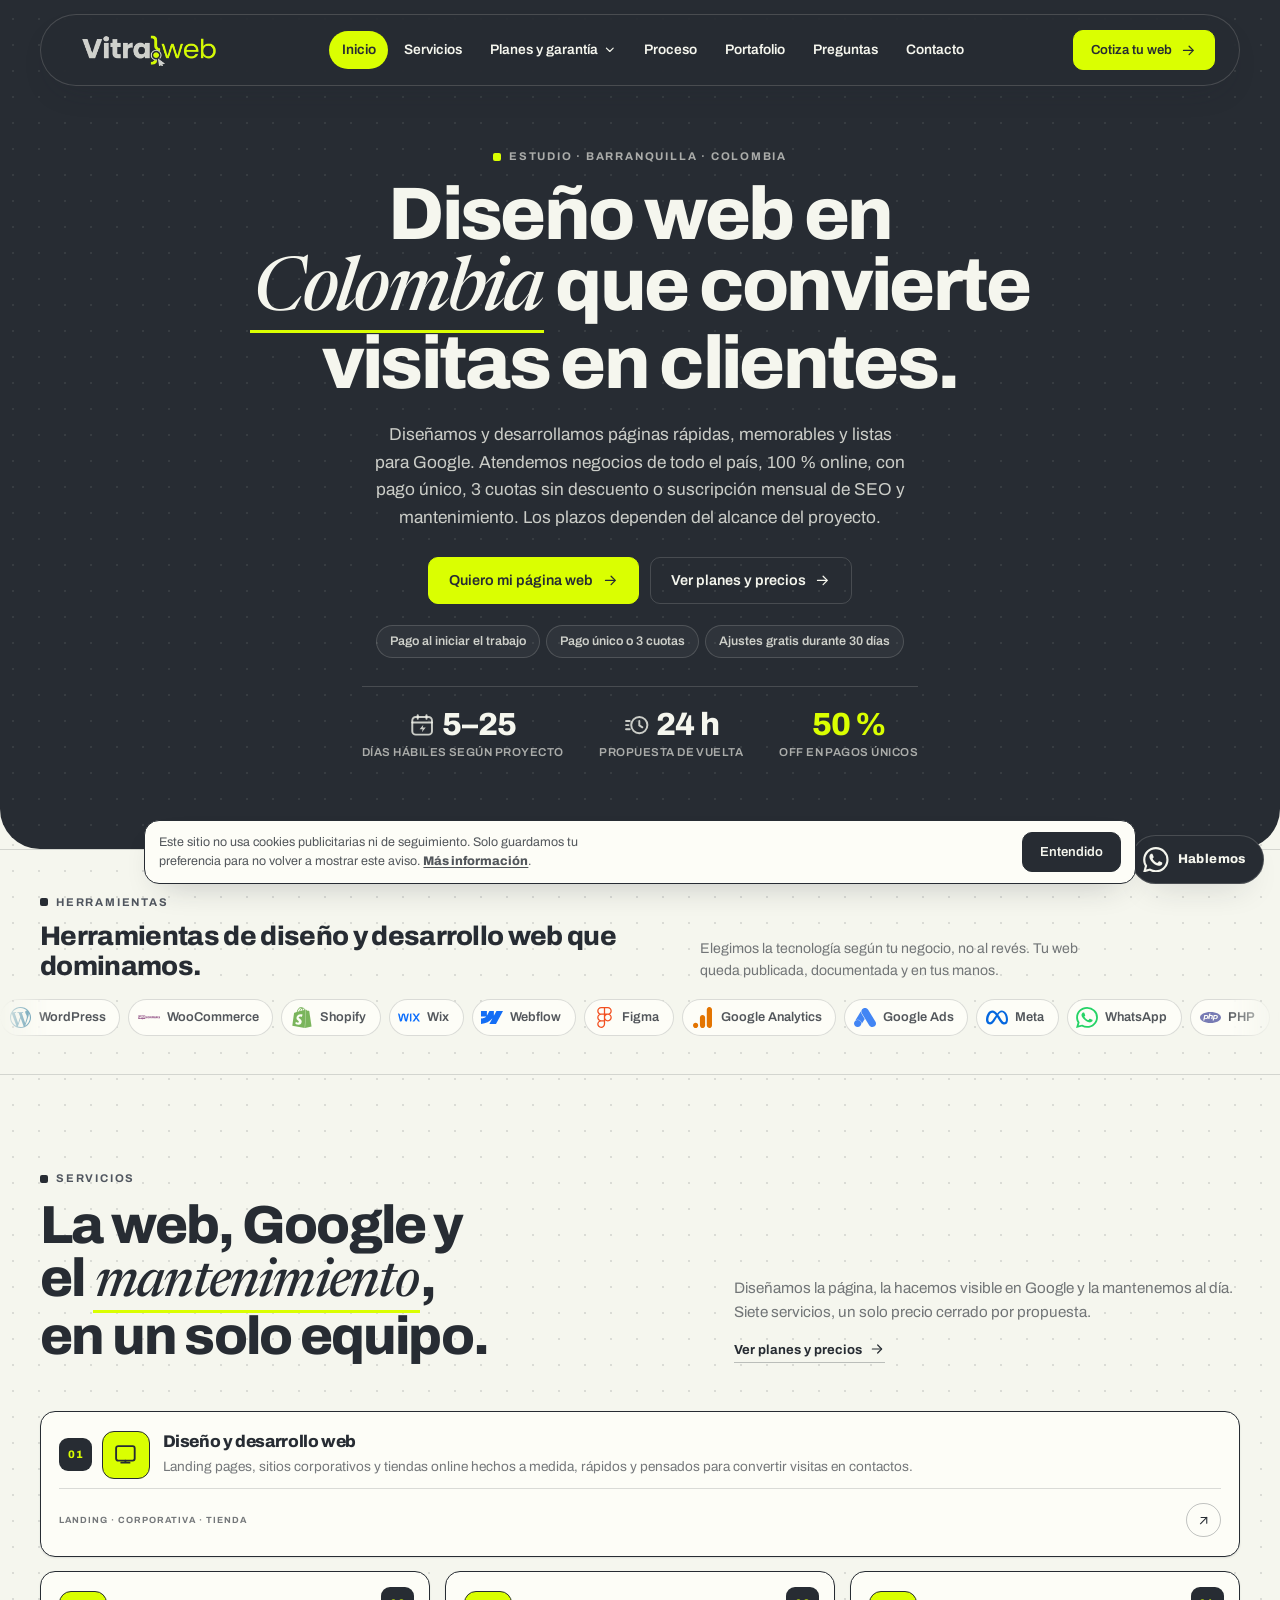
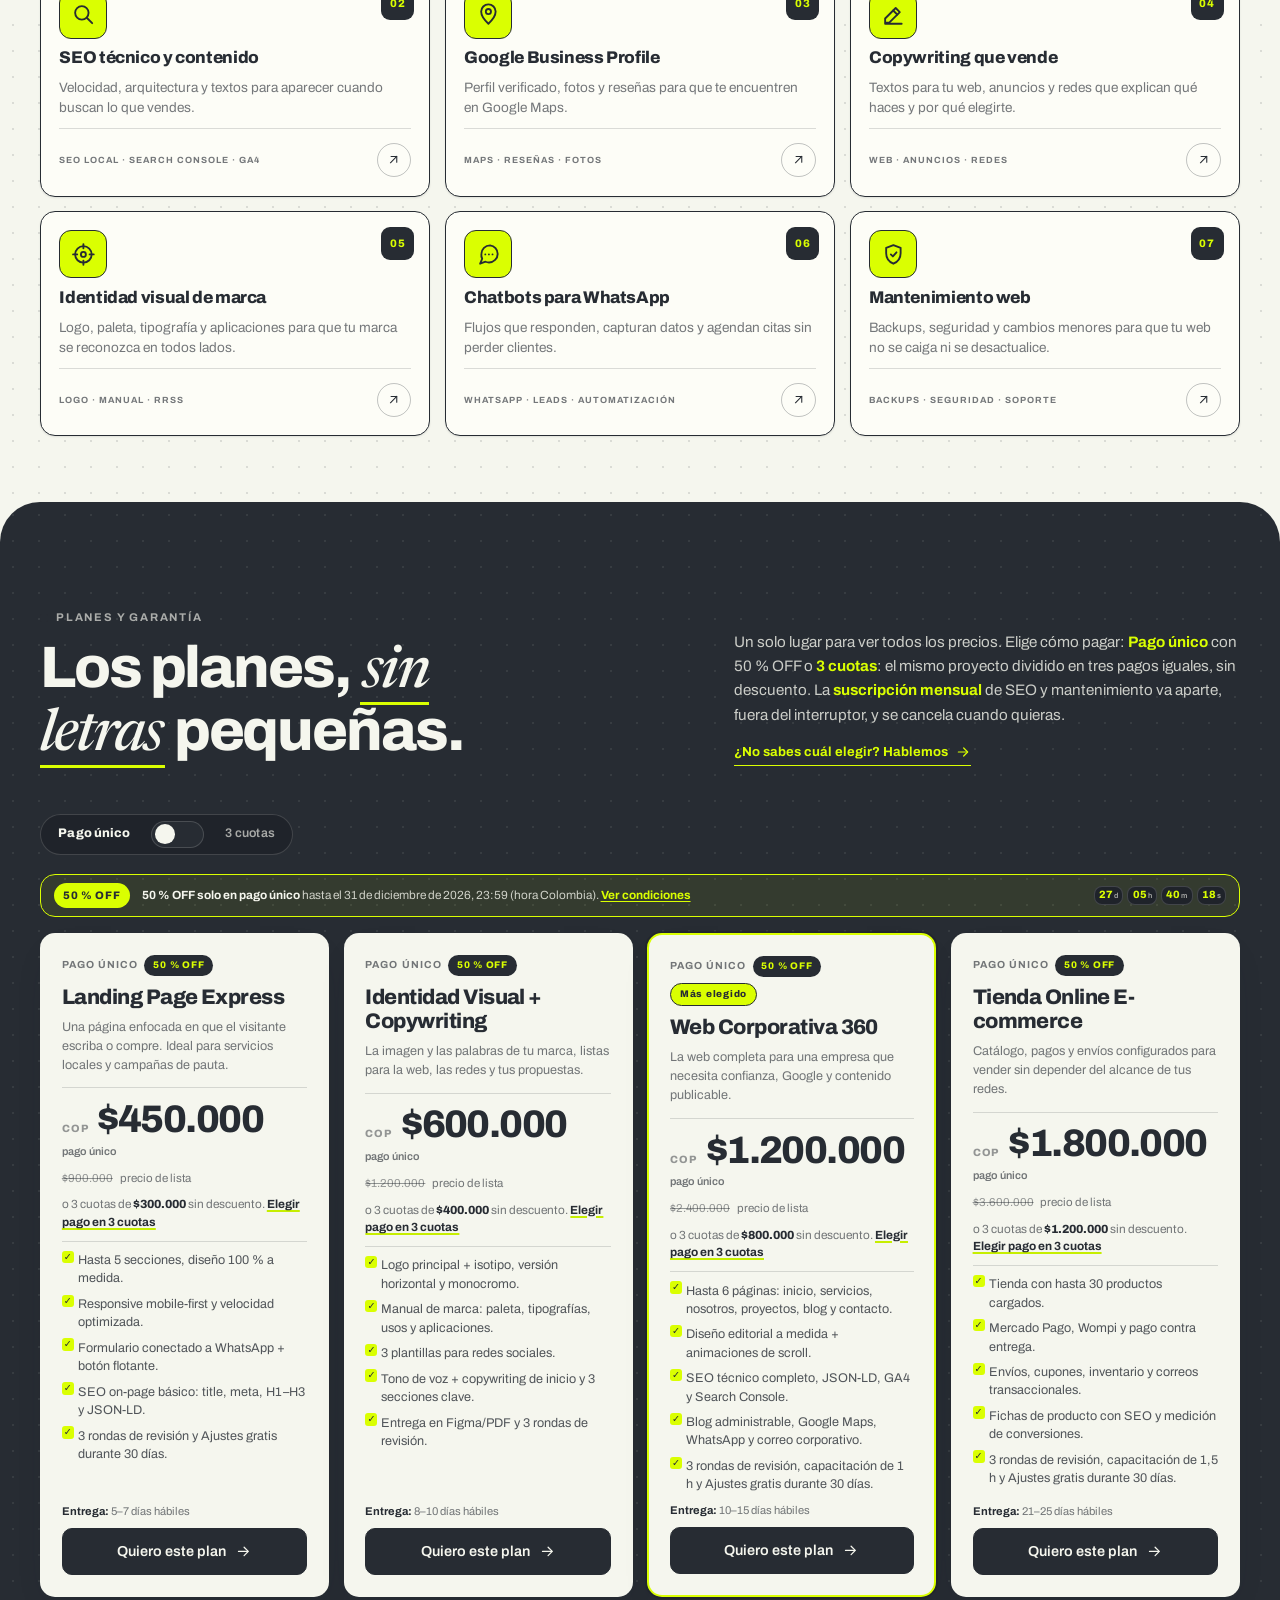
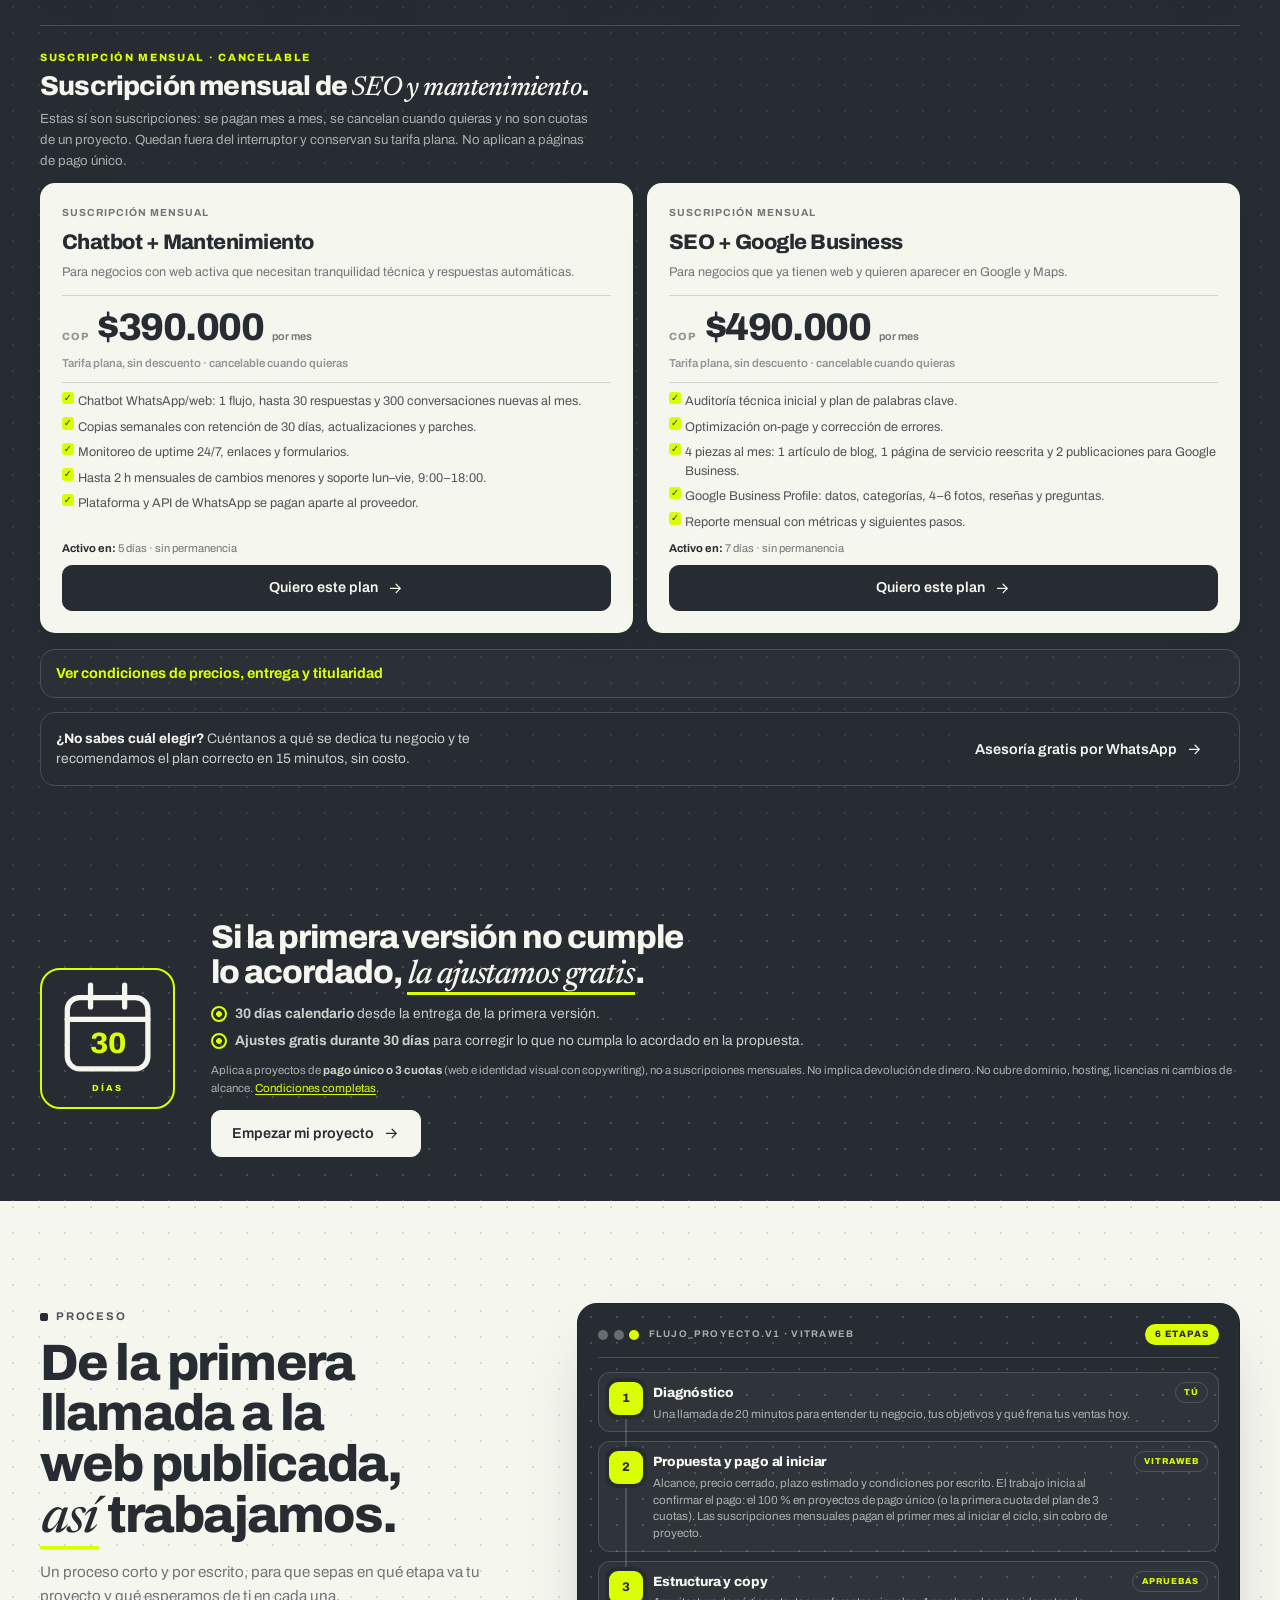
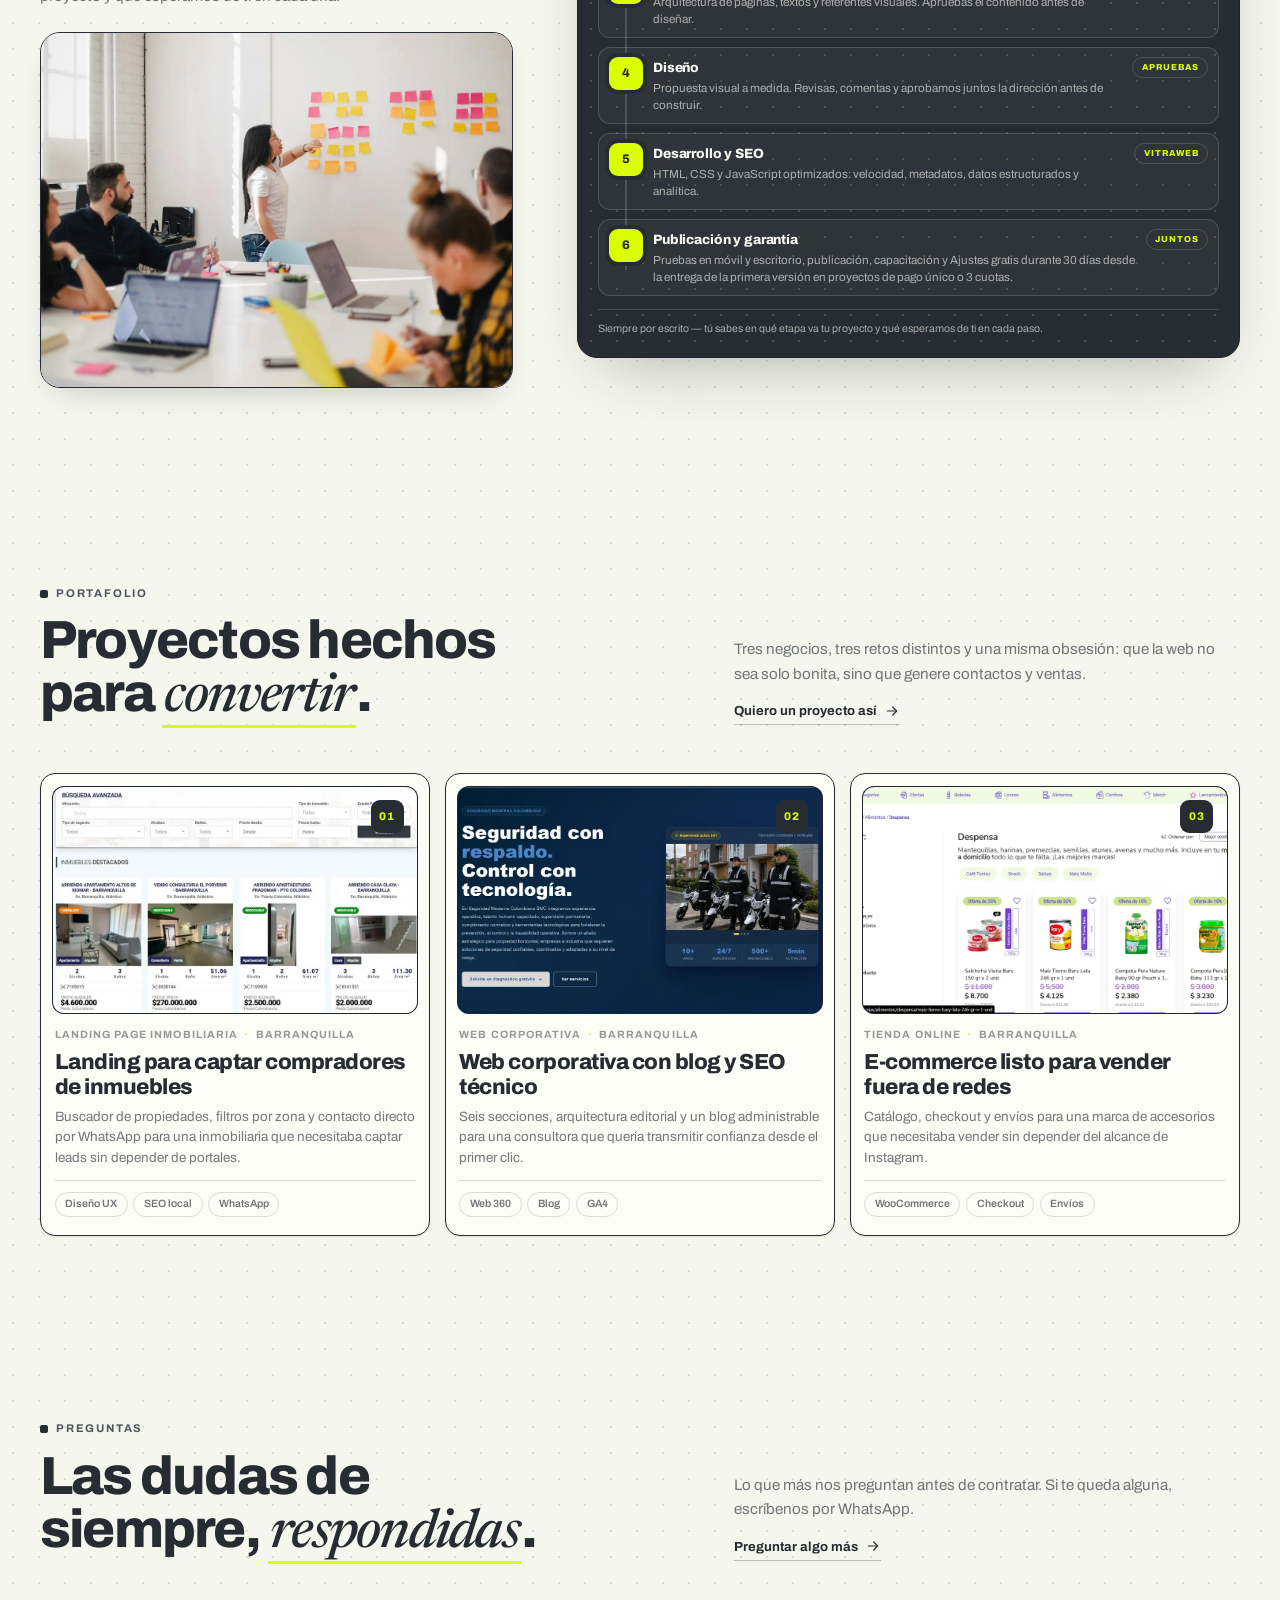
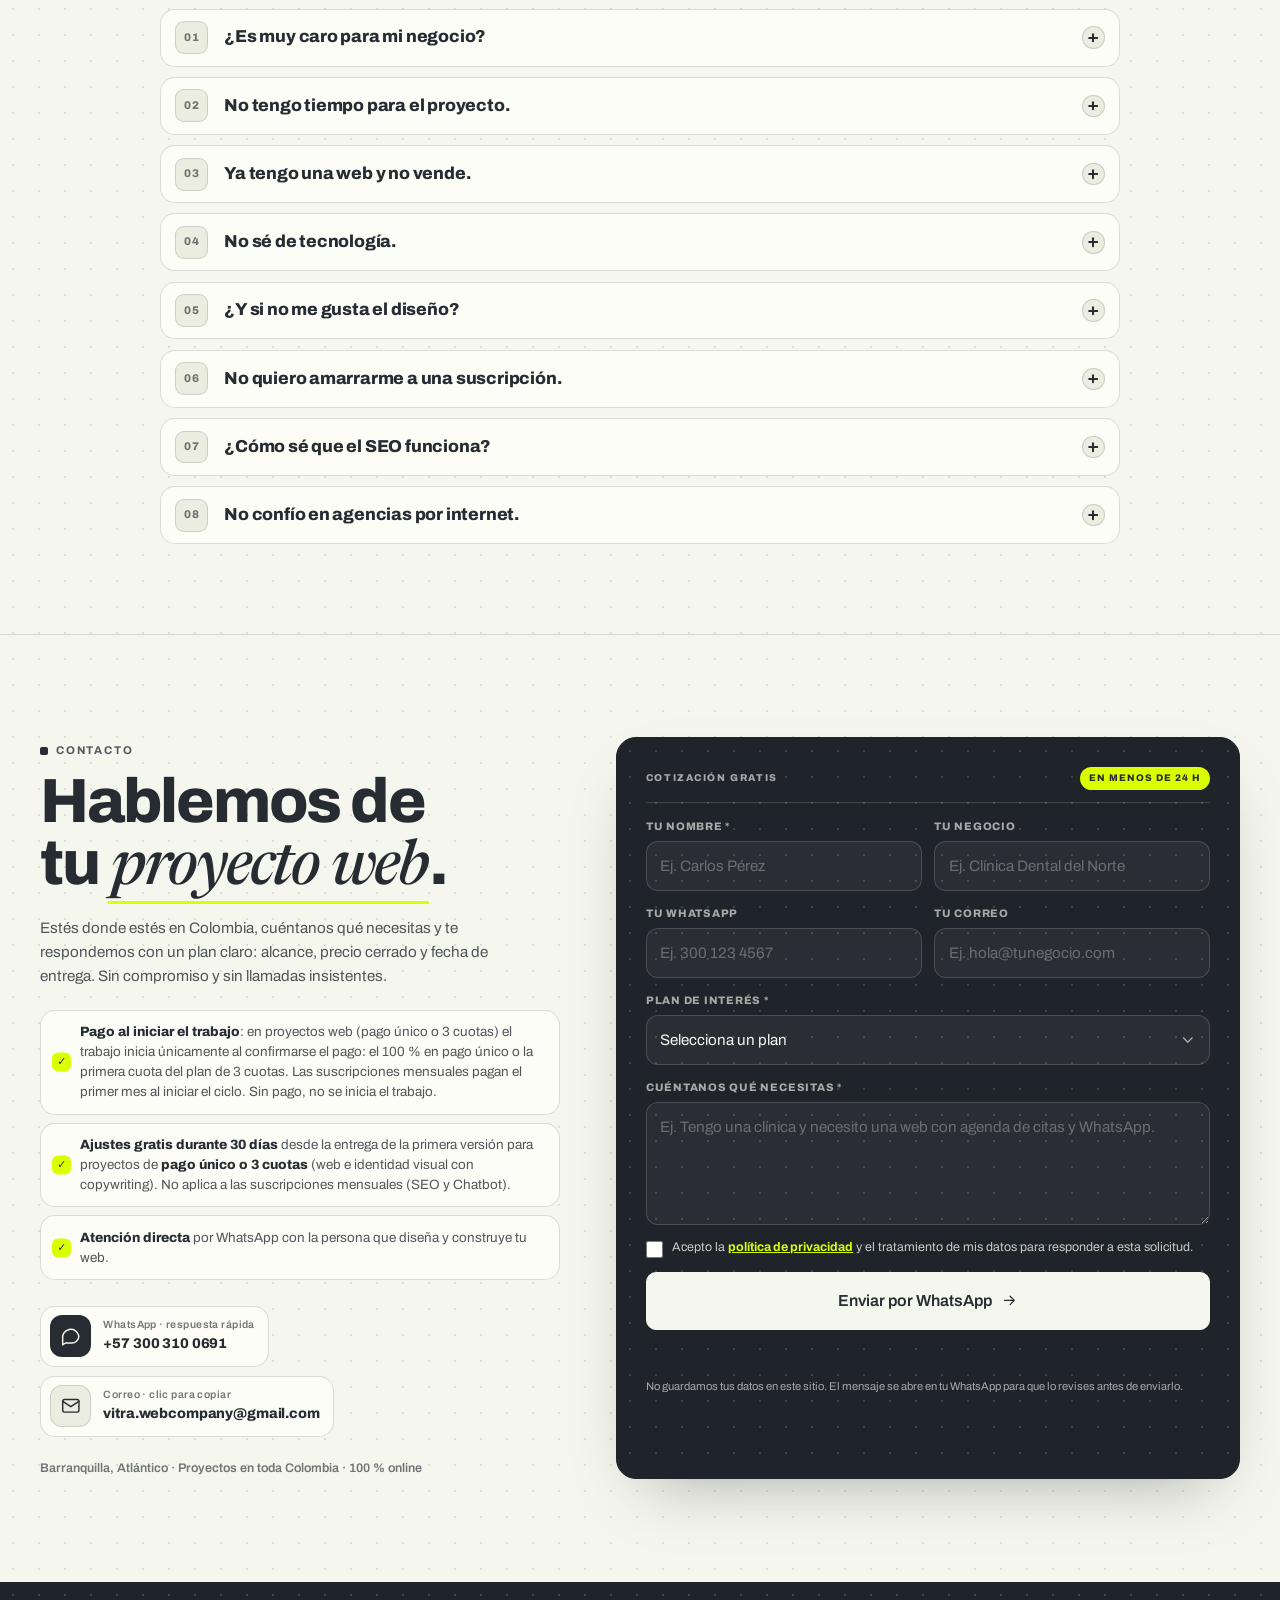
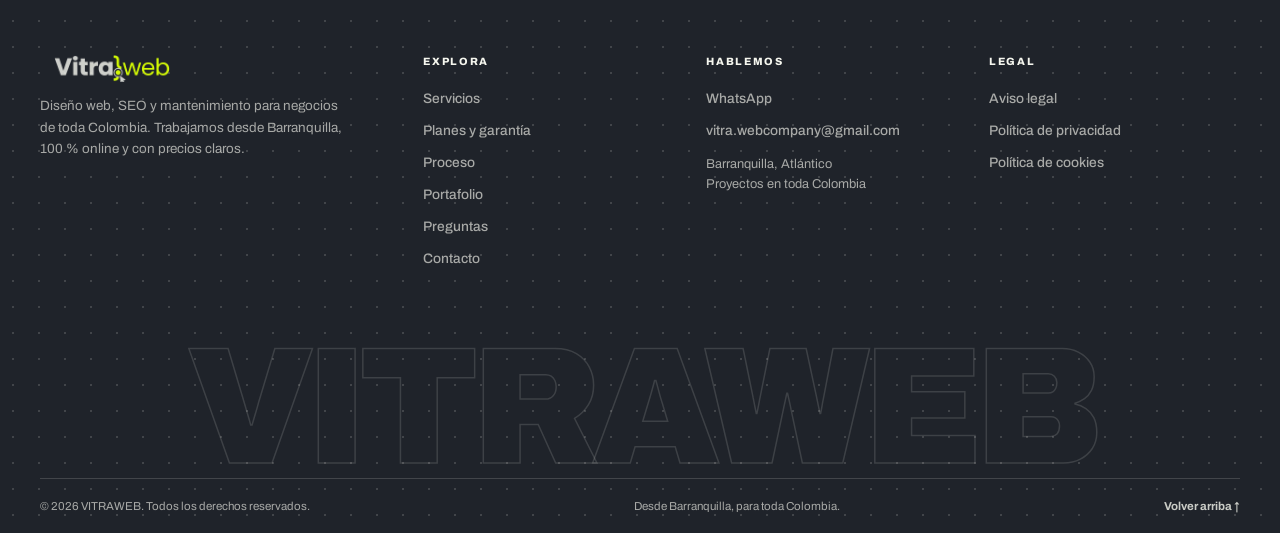
<file: VITRA.WEB/index.html>
<!DOCTYPE html>
<html lang="es-CO" data-type="service">
<head>
  <meta charset="utf-8">
  <meta name="viewport" content="width=device-width, initial-scale=1">

  <!-- SEO base — dominio: https://vitraweb.co -->
  <title>Diseño web en Colombia que convierte | VITRAWEB</title>
  <meta name="description" content="Diseño web en Barranquilla y Colombia: landing pages, webs, tiendas y SEO. Pago único o 3 cuotas; garantía de 30 días desde la entrega de la primera versión.">
  <meta name="robots" content="index, follow, max-image-preview:large">
  <meta name="author" content="VITRAWEB">
  <meta name="theme-color" content="#F5F6EE">
  <meta name="format-detection" content="telephone=no">
  <link rel="canonical" href="https://vitraweb.co/">
  <link rel="alternate" hreflang="es-CO" href="https://vitraweb.co/">
  <link rel="alternate" hreflang="x-default" href="https://vitraweb.co/">

  <meta name="page-type" content="service">
  <meta name="site-kind" content="other">

  <!-- Open Graph / redes sociales -->
  <meta property="og:type" content="website">
  <meta property="og:site_name" content="VITRAWEB">
  <meta property="og:locale" content="es_CO">
  <meta property="og:title" content="Diseño web en Colombia que convierte | VITRAWEB">
  <meta property="og:description" content="Diseño web en Barranquilla y Colombia: landing pages, webs, tiendas y SEO. Pago único o 3 cuotas; garantía de 30 días desde la entrega de la primera versión.">
  <meta property="og:url" content="https://vitraweb.co/">
  <meta property="og:image" content="https://vitraweb.co/assets/img/og.webp">
  <meta property="og:image:width" content="1200">
  <meta property="og:image:height" content="630">
  <meta property="og:image:alt" content="VITRAWEB, estudio de diseño web para negocios de Colombia">
  <meta name="twitter:card" content="summary_large_image">
  <meta name="twitter:title" content="Diseño web en Colombia que convierte | VITRAWEB">
  <meta name="twitter:description" content="Diseño web en Barranquilla y Colombia: landing pages, webs, tiendas y SEO. Pago único o 3 cuotas; garantía de 30 días desde la entrega de la primera versión.">
  <meta name="twitter:image" content="https://vitraweb.co/assets/img/og.webp">

  <!-- Favicons -->
  <link rel="icon" href="assets/img/favicon.ico" sizes="any">
  <link rel="icon" type="image/png" href="assets/img/favicon-32.png" sizes="32x32">
  <link rel="icon" type="image/png" href="assets/img/favicon-16.png" sizes="16x16">
  <link rel="icon" type="image/png" href="assets/img/favicon-96.png" sizes="96x96">
  <link rel="apple-touch-icon" href="assets/img/favicon-180.png">

  <!-- Tipografías -->
  <link rel="preconnect" href="https://fonts.googleapis.com">
  <link rel="preconnect" href="https://fonts.gstatic.com" crossorigin>
  <link href="https://fonts.googleapis.com/css2?family=Archivo:ital,wght@0,400..900;1,400..900&family=Newsreader:ital,opsz,wght@1,6..72,400..600&display=swap" rel="stylesheet">

  <!-- Estilos -->
  <link rel="stylesheet" href="css/style.css">
  <script src="js/main.js" defer></script>
  <noscript>
    <style>
      [data-enter]{opacity:1 !important;animation:none !important}
      /* Sin JS no se puede saber si la promo sigue vigente: se muestra solo precio de lista. */
      [data-promo-only],[data-promo-price],.countdown,.plans__promo{display:none !important}
      [data-regular-price]{display:block !important}
      /* Ya finalizada, la barra solo contiene el aviso de cierre: debe verse sin JS. */
      .is-promo-ended .plans__promo{display:block !important}
    </style>
  </noscript>

  <!-- Datos estructurados: negocio local + sitio web -->
  <script type="application/ld+json">
  {
    "@context": "https://schema.org",
    "@graph": [
      {
        "@type": "LocalBusiness",
        "@id": "https://vitraweb.co/#business",
        "name": "VITRAWEB",
        "legalName": "Manuel Ospino Pacheco",
        "taxID": "1042848246",
        "description": "Estudio de diseño web para negocios de Barranquilla y toda Colombia, especializado en landing pages, webs corporativas, tiendas online, SEO y mantenimiento web.",
        "url": "https://vitraweb.co/",
        "logo": "https://vitraweb.co/assets/img/icono-cuadrado.webp",
        "image": "https://vitraweb.co/assets/img/og.webp",
        "email": "vitra.webcompany@gmail.com",
        "telephone": "+573003100691",
        "priceRange": "$390.000 - $3.600.000 COP",
        "currenciesAccepted": "COP",
        "paymentAccepted": "Transferencia bancaria, Nequi, Daviplata, Tarjeta",
        "address": {
          "@type": "PostalAddress",
          "addressLocality": "Barranquilla",
          "addressRegion": "Atlántico",
          "addressCountry": "CO"
        },
        "areaServed": [
          { "@type": "Country", "name": "Colombia" },
          { "@type": "AdministrativeArea", "name": "Atlántico" },
          { "@type": "City", "name": "Barranquilla" },
          { "@type": "City", "name": "Bogotá" },
          { "@type": "City", "name": "Medellín" },
          { "@type": "City", "name": "Cali" },
          { "@type": "City", "name": "Cartagena" },
          { "@type": "City", "name": "Santa Marta" },
          { "@type": "City", "name": "Bucaramanga" }
        ],
        "sameAs": [
          "https://share.google/F4kW6Sgz4zpPWzQO4",
          "https://www.instagram.com/vitra.web/",
          "https://www.linkedin.com/in/vitraweb-company-504255450/"
        ],
        "knowsAbout": [
          "Diseño web",
          "Desarrollo web",
          "Tiendas online",
          "SEO local",
          "Google Business Profile",
          "Copywriting",
          "Identidad visual",
          "Chatbots para WhatsApp",
          "Mantenimiento web"
        ],
        "hasOfferCatalog": {
          "@type": "OfferCatalog",
          "name": "Planes de diseño y marketing web",
          "itemListElement": [
            {
              "@type": "Offer",
              "itemOffered": {
                "@type": "Service",
                "name": "Landing Page Express",
                "url": "https://vitraweb.co/planes/landing-page-express.html"
              }
            },
            {
              "@type": "Offer",
              "itemOffered": {
                "@type": "Service",
                "name": "Web Corporativa 360",
                "url": "https://vitraweb.co/planes/web-corporativa-360.html"
              }
            },
            {
              "@type": "Offer",
              "itemOffered": {
                "@type": "Service",
                "name": "Tienda Online E-commerce",
                "url": "https://vitraweb.co/planes/tienda-online-e-commerce.html"
              }
            },
            {
              "@type": "Offer",
              "itemOffered": {
                "@type": "Service",
                "name": "Identidad Visual + Copywriting",
                "url": "https://vitraweb.co/planes/identidad-visual-copywriting.html"
              }
            },
            {
              "@type": "Offer",
              "itemOffered": {
                "@type": "Service",
                "name": "SEO + Google Business",
                "url": "https://vitraweb.co/planes/seo-google-business.html"
              }
            },
            {
              "@type": "Offer",
              "itemOffered": {
                "@type": "Service",
                "name": "Chatbot + Mantenimiento",
                "url": "https://vitraweb.co/planes/chatbot-mantenimiento.html"
              }
            }
          ]
        }
      },
      {
        "@type": "WebSite",
        "@id": "https://vitraweb.co/#website",
        "url": "https://vitraweb.co/",
        "name": "VITRAWEB",
        "inLanguage": "es-CO",
        "publisher": { "@id": "https://vitraweb.co/#business" }
      }
    ]
  }
  </script>

  <!-- Datos estructurados: servicio de diseño web -->
  <script type="application/ld+json" id="service-offer-schema">
  {
    "@context": "https://schema.org",
    "@type": "Service",
    "@id": "https://vitraweb.co/#diseno-web",
    "serviceType": "Diseño y desarrollo web",
    "name": "Diseño web a medida VITRAWEB",
    "description": "Landing pages, webs corporativas, tiendas online e identidad visual con diseño mobile-first, pago único o 3 cuotas y garantía de 30 días desde la entrega de la primera versión. Proyectos para negocios de Barranquilla y toda Colombia.",
    "provider": { "@id": "https://vitraweb.co/#business" },
    "image": "https://vitraweb.co/assets/img/og.webp",
    "brand": {
      "@type": "Brand",
      "name": "VITRAWEB"
    },
    "category": "Diseño y desarrollo web",
    "url": "https://vitraweb.co/#planes",
    "offers": {
      "@type": "AggregateOffer",
      "@id": "https://vitraweb.co/#oferta-planes",
      "priceCurrency": "COP",
      "lowPrice": "450000",
      "highPrice": "1800000",
      "offerCount": "4",
      "priceValidUntil": "2026-12-31",
      "availability": "https://schema.org/InStock",
      "url": "https://vitraweb.co/#planes",
      "seller": { "@id": "https://vitraweb.co/#business" }
    }
  }
  </script>

  <!-- Datos estructurados: preguntas frecuentes -->
  <script type="application/ld+json">
  {
    "@context": "https://schema.org",
    "@type": "FAQPage",
    "@id": "https://vitraweb.co/#faq-schema",
    "mainEntity": [
      {
        "@type": "Question",
        "name": "¿Es muy caro para mi negocio?",
        "acceptedAnswer": {
          "@type": "Answer",
          "text": "El pago único tiene 50 % de descuento mientras la promoción esté vigente: desde $450.000. Agotada la promoción, aplica el precio de lista, desde $900.000. También puedes pagar en 3 cuotas: divides el precio de lista en tres pagos iguales, sin descuento, y el proyecto termina con el tercero. No es una suscripción. La suscripción mensual es solo para SEO y mantenimiento, se paga mes a mes y se cancela cuando quieras. Ajustamos el alcance a lo que tu negocio necesita para vender, sin inflar el proyecto con cosas que no vas a usar."
        }
      },
      {
        "@type": "Question",
        "name": "No tengo tiempo para el proyecto.",
        "acceptedAnswer": {
          "@type": "Answer",
          "text": "Tú das el contexto en una llamada de 20 minutos y nosotros hacemos el resto. Los plazos dependen del tipo de proyecto: landing 5–7 días hábiles, identidad 8–10, web corporativa 10–15 y tienda online 21–25. El plazo exacto queda en la propuesta y depende del alcance y de la entrega oportuna de tus contenidos."
        }
      },
      {
        "@type": "Question",
        "name": "Ya tengo una web y no vende.",
        "acceptedAnswer": {
          "@type": "Answer",
          "text": "Hacemos una auditoría inicial y te decimos qué está frenando la conversión: diseño, mensaje, velocidad o SEO. Si el problema es de fondo, te proponemos un rediseño con objetivos medibles."
        }
      },
      {
        "@type": "Question",
        "name": "No sé de tecnología.",
        "acceptedAnswer": {
          "@type": "Answer",
          "text": "Nos encargamos de la configuración técnica y te explicamos qué contrata cada proveedor. El dominio se registra a tu nombre; el hosting y el certificado SSL se eligen contigo y se pagan aparte. Recomendamos hosting profesional para un sitio crítico para el negocio. Al final te capacitamos para que puedas publicar contenido sin depender de nadie y entiendas qué estás pagando."
        }
      },
      {
        "@type": "Question",
        "name": "¿Y si no me gusta el diseño?",
        "acceptedAnswer": {
          "@type": "Answer",
          "text": "3 rondas de revisión incluidas. Ajustes gratis durante 30 días: 30 días calendario desde la entrega de la primera versión para corregir lo que no cumpla lo acordado en la propuesta. Aplica a proyectos de pago único o 3 cuotas (web e identidad visual con copywriting); no a suscripciones mensuales. No implica devolución de dinero ni cambios de alcance."
        }
      },
      {
        "@type": "Question",
        "name": "No quiero amarrarme a una suscripción.",
        "acceptedAnswer": {
          "@type": "Answer",
          "text": "La suscripción mensual de SEO y mantenimiento no tiene permanencia forzosa. Puedes cancelar cuando quieras; recomendamos tres meses solo para que los resultados sean medibles. No es un plan en cuotas: se paga mes a mes y puedes detenerla en cualquier momento."
        }
      },
      {
        "@type": "Question",
        "name": "¿Cómo sé que el SEO funciona?",
        "acceptedAnswer": {
          "@type": "Answer",
          "text": "Definimos objetivos y métricas antes de empezar. Cada mes entregamos 4 piezas: 1 artículo de blog, 1 página de servicio o producto reescrita y 2 publicaciones para Google Business Profile. También actualizamos datos, fotos y reseñas del perfil, y enviamos un reporte con avances reales. El SEO no es magia: es trabajo constante, contenido útil y decisiones medibles."
        }
      },
      {
        "@type": "Question",
        "name": "No confío en agencias por internet.",
        "acceptedAnswer": {
          "@type": "Answer",
          "text": "Trabajamos con contrato, pago único al 100 % al iniciar el trabajo o plan de 3 cuotas, y atención directa por WhatsApp: hablas con la persona que diseña y desarrolla tu web desde el primer día, no con un call center. Trabajamos desde Barranquilla para toda Colombia."
        }
      }
    ]
  }
  </script>
</head>
<body>
  <a class="skip-link" href="#main">Saltar al contenido principal</a>

  <!-- Encabezado -->
  <header class="site-header">
    <div class="container header__inner">
      <a class="brand" href="#inicio" aria-label="VITRAWEB, volver al inicio">
        <img src="assets/img/logo-vitra-claro.webp" alt="VITRAWEB, estudio de diseño web para negocios de Colombia" width="616" height="120">
      </a>

      <input class="nav-check" type="checkbox" id="nav-check">
      <label class="nav-toggle" for="nav-check">
        <span class="nav-toggle__bars" aria-hidden="true"></span>
        <span class="sr-only">Abrir menú de navegación</span>
      </label>

      <nav class="primary-nav" id="primary-nav" aria-label="Navegación principal">
        <a href="#inicio">Inicio</a>
        <a href="#servicios">Servicios</a>
        <div class="nav-item nav-item--menu">
          <a href="#planes" class="nav-menu__toggle" aria-expanded="false" aria-controls="nav-menu-planes">Planes y garantía
            <svg class="nav-caret" viewBox="0 0 24 24" fill="none" stroke="currentColor" stroke-width="2" stroke-linecap="round" stroke-linejoin="round" aria-hidden="true" focusable="false"><path d="m6 9 6 6 6-6"/></svg>
          </a>
          <div class="nav-menu" id="nav-menu-planes" role="navigation" aria-label="Planes y garantía">
            <p class="nav-menu__eyebrow">Pago único · 50 % OFF</p>
            <a class="nav-menu__item" href="planes/landing-page-express.html"><span class="nav-menu__name">Landing Page Express</span><span class="nav-menu__price">$450.000</span></a>
            <a class="nav-menu__item" href="planes/identidad-visual-copywriting.html"><span class="nav-menu__name">Identidad Visual + Copywriting</span><span class="nav-menu__price">$600.000</span></a>
            <a class="nav-menu__item" href="planes/web-corporativa-360.html"><span class="nav-menu__name">Web Corporativa 360</span><span class="nav-menu__price">$1.200.000</span></a>
            <a class="nav-menu__item" href="planes/tienda-online-e-commerce.html"><span class="nav-menu__name">Tienda Online E-commerce</span><span class="nav-menu__price">$1.800.000</span></a>
            <p class="nav-menu__eyebrow">Suscripción mensual · cancelable</p>
            <a class="nav-menu__item" href="planes/chatbot-mantenimiento.html"><span class="nav-menu__name">Chatbot + Mantenimiento</span><span class="nav-menu__price">$390.000/mes</span></a>
            <a class="nav-menu__item" href="planes/seo-google-business.html"><span class="nav-menu__name">SEO + Google Business</span><span class="nav-menu__price">$490.000/mes</span></a>
            <a class="nav-menu__all" href="#planes">Ver todos los planes y precios <svg class="btn__arrow" viewBox="0 0 24 24" fill="none" stroke="currentColor" stroke-width="1.8" stroke-linecap="round" stroke-linejoin="round" aria-hidden="true" focusable="false"><path d="M5 12h13"/><path d="m13 6 6 6-6 6"/></svg></a>
            <a class="nav-menu__all" href="#garantia">Ver garantía</a>
          </div>
        </div>
        <a href="#proceso">Proceso</a>
        <a href="#proyectos">Portafolio</a>
        <a href="#faq">Preguntas</a>
        <a href="#contacto">Contacto</a>
        <a class="btn btn--ink btn--sm primary-nav__cta" href="#contacto">
          Cotiza tu web
          <svg class="btn__arrow" viewBox="0 0 24 24" fill="none" stroke="currentColor" stroke-width="1.8" stroke-linecap="round" stroke-linejoin="round" aria-hidden="true" focusable="false"><path d="M5 12h13"/><path d="m13 6 6 6-6 6"/></svg>
        </a>
      </nav>

      <a class="btn btn--ink btn--sm header__cta" href="#contacto">
        Cotiza tu web
        <svg class="btn__arrow" viewBox="0 0 24 24" fill="none" stroke="currentColor" stroke-width="1.8" stroke-linecap="round" stroke-linejoin="round" aria-hidden="true" focusable="false"><path d="M5 12h13"/><path d="m13 6 6 6-6 6"/></svg>
      </a>
    </div>
  </header>

  <main id="main">
    <!-- H1 único · Hero -->
    <section class="hero hero--dark" id="inicio" aria-labelledby="hero-title">
      <div class="container hero__grid">
        <div class="hero__copy">
          <p class="eyebrow eyebrow--on-dark" data-enter style="--delay:.05s"><span class="eyebrow__dot" aria-hidden="true"></span> Estudio · Barranquilla · Colombia</p>

          <h1 class="hero__title" id="hero-title" data-enter style="--delay:.14s">
            Diseño web en <em>Colombia</em> que convierte visitas en clientes.
          </h1>

          <p class="hero__lead" data-enter style="--delay:.24s">Diseñamos y desarrollamos páginas rápidas, memorables y listas para Google. Atendemos negocios de todo el país, 100&nbsp;% online, con pago único, 3 cuotas sin descuento o suscripción mensual de SEO y mantenimiento. Los plazos dependen del alcance del proyecto.</p>

          <div class="hero__actions" data-enter style="--delay:.32s">
            <a class="btn btn--lime" href="#contacto">
              Quiero mi página web
              <svg class="btn__arrow" viewBox="0 0 24 24" fill="none" stroke="currentColor" stroke-width="1.8" stroke-linecap="round" stroke-linejoin="round" aria-hidden="true" focusable="false"><path d="M5 12h13"/><path d="m13 6 6 6-6 6"/></svg>
            </a>
            <a class="btn btn--ghost" href="#planes">
              Ver planes y precios
              <svg class="btn__arrow" viewBox="0 0 24 24" fill="none" stroke="currentColor" stroke-width="1.8" stroke-linecap="round" stroke-linejoin="round" aria-hidden="true" focusable="false"><path d="M5 12h13"/><path d="m13 6 6 6-6 6"/></svg>
            </a>
          </div>

          <ul class="hero__chips" data-enter style="--delay:.4s" aria-label="Condiciones de compra">
            <li>Pago al iniciar el trabajo</li>
            <li>Pago único o 3 cuotas</li>
            <li>Ajustes gratis durante 30 días</li>
          </ul>

          <div class="hero__proof" data-enter style="--delay:.48s">
            <div class="proof">
              <strong class="proof__value proof__value--with-icon">
                <svg class="proof__icon" viewBox="0 0 24 24" fill="none" stroke="currentColor" stroke-width="1.8" stroke-linecap="round" stroke-linejoin="round" aria-hidden="true" focusable="false">
                  <rect x="3" y="4.6" width="18" height="16.1" rx="3.2"/>
                  <path d="M3 9.6h18"/>
                  <path d="M8 2.9v3.3"/>
                  <path d="M16 2.9v3.3"/>
                  <path d="M13.1 11.6 9.7 15.7h2.7l-.6 2.9 3.5-4.5h-2.7z" fill="currentColor" stroke="none"/>
                </svg>
                <span>5–25</span>
              </strong>
              <span class="proof__label">días hábiles según proyecto</span>
            </div>
            <div class="proof">
              <strong class="proof__value proof__value--with-icon">
                <svg class="proof__icon" viewBox="0 0 24 24" fill="none" stroke="currentColor" stroke-width="1.8" stroke-linecap="round" stroke-linejoin="round" aria-hidden="true" focusable="false">
                  <circle cx="14" cy="12" r="7.4"/>
                  <path d="M14 8.3v4l2.8 1.7"/>
                  <path d="M1.9 8.2h3.3"/>
                  <path d="M1.9 12h2.2"/>
                  <path d="M1.9 15.8h3.3"/>
                </svg>
                <span>24 h</span>
              </strong>
              <span class="proof__label">propuesta de vuelta</span>
            </div>
            <div class="proof" data-promo-only>
              <strong class="proof__value proof__value--lime">50&nbsp;%</strong>
              <span class="proof__label">OFF en pagos únicos</span>
            </div>
          </div>
        </div>
      </div>
    </section>

    <!-- Herramientas -->
    <section class="tools-section" aria-labelledby="tools-title">
      <div class="container tools__head">
        <div>
          <p class="eyebrow"><span class="eyebrow__dot" aria-hidden="true"></span> Herramientas</p>
          <h2 class="tools__title" id="tools-title">Herramientas de diseño y desarrollo web que dominamos.</h2>
        </div>
        <p class="tools__note">Elegimos la tecnología según tu negocio, no al revés. Tu web queda publicada, documentada y en tus manos.</p>
      </div>

      <div class="tools__viewport" aria-label="Herramientas con las que trabaja VITRAWEB">
        <div class="tools__track">
          <ul class="tools__group">
            <li class="tool"><img src="assets/img/tools/wordpress.svg" alt="" width="24" height="24" decoding="async"><span>WordPress</span></li>
            <li class="tool"><img src="assets/img/tools/woocommerce.svg" alt="" width="24" height="24" decoding="async"><span>WooCommerce</span></li>
            <li class="tool"><img src="assets/img/tools/shopify.svg" alt="" width="24" height="24" decoding="async"><span>Shopify</span></li>
            <li class="tool"><img src="assets/img/tools/wix.svg" alt="" width="24" height="24" decoding="async"><span>Wix</span></li>
            <li class="tool"><img src="assets/img/tools/webflow.svg" alt="" width="24" height="24" decoding="async"><span>Webflow</span></li>
            <li class="tool"><img src="assets/img/tools/figma.svg" alt="" width="24" height="24" decoding="async"><span>Figma</span></li>
            <li class="tool"><img src="assets/img/tools/googleanalytics.svg" alt="" width="24" height="24" decoding="async"><span>Google Analytics</span></li>
            <li class="tool"><img src="assets/img/tools/googleads.svg" alt="" width="24" height="24" decoding="async"><span>Google Ads</span></li>
            <li class="tool"><img src="assets/img/tools/meta.svg" alt="" width="24" height="24" decoding="async"><span>Meta</span></li>
            <li class="tool"><img src="assets/img/tools/whatsapp.svg" alt="" width="24" height="24" decoding="async"><span>WhatsApp</span></li>
            <li class="tool"><img src="assets/img/tools/php.svg" alt="" width="24" height="24" decoding="async"><span>PHP</span></li>
            <li class="tool"><img src="assets/img/tools/javascript.svg" alt="" width="24" height="24" decoding="async"><span>JavaScript</span></li>
            <li class="tool"><img src="assets/img/tools/python.svg" alt="" width="24" height="24" decoding="async"><span>Python</span></li>
            <li class="tool"><img src="assets/img/tools/notion.svg" alt="" width="24" height="24" decoding="async"><span>Notion</span></li>
            <li class="tool"><img src="assets/img/tools/canva.svg" alt="" width="24" height="24" decoding="async"><span>Canva</span></li>
            <li class="tool"><img src="assets/img/tools/aws.svg" alt="" width="24" height="24" decoding="async"><span>AWS</span></li>
            <li class="tool"><img src="assets/img/tools/linux.svg" alt="" width="24" height="24" decoding="async"><span>Linux</span></li>
            <li class="tool"><img src="assets/img/tools/dotnet.svg" alt="" width="24" height="24" decoding="async"><span>.NET</span></li>
          </ul>
          <ul class="tools__group" aria-hidden="true">
            <li class="tool"><img src="assets/img/tools/wordpress.svg" alt="" width="24" height="24" decoding="async"><span>WordPress</span></li>
            <li class="tool"><img src="assets/img/tools/woocommerce.svg" alt="" width="24" height="24" decoding="async"><span>WooCommerce</span></li>
            <li class="tool"><img src="assets/img/tools/shopify.svg" alt="" width="24" height="24" decoding="async"><span>Shopify</span></li>
            <li class="tool"><img src="assets/img/tools/wix.svg" alt="" width="24" height="24" decoding="async"><span>Wix</span></li>
            <li class="tool"><img src="assets/img/tools/webflow.svg" alt="" width="24" height="24" decoding="async"><span>Webflow</span></li>
            <li class="tool"><img src="assets/img/tools/figma.svg" alt="" width="24" height="24" decoding="async"><span>Figma</span></li>
            <li class="tool"><img src="assets/img/tools/googleanalytics.svg" alt="" width="24" height="24" decoding="async"><span>Google Analytics</span></li>
            <li class="tool"><img src="assets/img/tools/googleads.svg" alt="" width="24" height="24" decoding="async"><span>Google Ads</span></li>
            <li class="tool"><img src="assets/img/tools/meta.svg" alt="" width="24" height="24" decoding="async"><span>Meta</span></li>
            <li class="tool"><img src="assets/img/tools/whatsapp.svg" alt="" width="24" height="24" decoding="async"><span>WhatsApp</span></li>
            <li class="tool"><img src="assets/img/tools/php.svg" alt="" width="24" height="24" decoding="async"><span>PHP</span></li>
            <li class="tool"><img src="assets/img/tools/javascript.svg" alt="" width="24" height="24" decoding="async"><span>JavaScript</span></li>
            <li class="tool"><img src="assets/img/tools/python.svg" alt="" width="24" height="24" decoding="async"><span>Python</span></li>
            <li class="tool"><img src="assets/img/tools/notion.svg" alt="" width="24" height="24" decoding="async"><span>Notion</span></li>
            <li class="tool"><img src="assets/img/tools/canva.svg" alt="" width="24" height="24" decoding="async"><span>Canva</span></li>
            <li class="tool"><img src="assets/img/tools/aws.svg" alt="" width="24" height="24" decoding="async"><span>AWS</span></li>
            <li class="tool"><img src="assets/img/tools/linux.svg" alt="" width="24" height="24" decoding="async"><span>Linux</span></li>
            <li class="tool"><img src="assets/img/tools/dotnet.svg" alt="" width="24" height="24" decoding="async"><span>.NET</span></li>
          </ul>
        </div>
      </div>
    </section>

    <!-- Servicios -->
    <section class="services" id="servicios" aria-labelledby="services-title">
      <div class="container">
        <div class="section-head">
          <div class="section-head__lead">
            <p class="eyebrow"><span class="eyebrow__dot" aria-hidden="true"></span> Servicios</p>
            <h2 class="section-head__title" id="services-title">La web, Google y el <em>mantenimiento</em>, en un solo equipo.</h2>
          </div>
          <div class="section-head__aside">
            <p>Diseñamos la página, la hacemos visible en Google y la mantenemos al día. Siete servicios, un solo precio cerrado por propuesta.</p>
            <a class="text-link" href="#planes">
              Ver planes y precios
              <svg viewBox="0 0 24 24" fill="none" stroke="currentColor" stroke-width="1.8" stroke-linecap="round" stroke-linejoin="round" aria-hidden="true" focusable="false"><path d="M5 12h13"/><path d="m13 6 6 6-6 6"/></svg>
            </a>
          </div>
        </div>

        <div class="service-grid">
          <a class="service-card service-card--featured" href="#planes-pago-unico" aria-label="Ver planes de diseño y desarrollo web">
            <span class="service-card__num" aria-hidden="true">01</span>
            <span class="service-card__icon" aria-hidden="true"><svg viewBox="0 0 24 24" fill="none" stroke="currentColor" stroke-width="1.8" stroke-linecap="round" stroke-linejoin="round"><rect x="3" y="4" width="18" height="14" rx="2"/><path d="M8 20h8M12 18v2"/></svg></span>
            <div class="service-card__content">
              <h3 class="service-card__title">Diseño y desarrollo web</h3>
              <p class="service-card__text">Landing pages, sitios corporativos y tiendas online hechos a medida, rápidos y pensados para convertir visitas en contactos.</p>
            </div>
            <span class="service-card__foot">
              <span class="service-card__tags">Landing · Corporativa · Tienda</span>
              <span class="service-card__arrow" aria-hidden="true"><svg viewBox="0 0 24 24" fill="none" stroke="currentColor" stroke-width="1.7" stroke-linecap="round" stroke-linejoin="round"><path d="M7 17 17 7"/><path d="M8 7h9v9"/></svg></span>
            </span>
          </a>

          <a class="service-card" href="planes/seo-google-business.html" aria-label="Ver plan de SEO técnico y contenido">
            <span class="service-card__num" aria-hidden="true">02</span>
            <span class="service-card__icon" aria-hidden="true"><svg viewBox="0 0 24 24" fill="none" stroke="currentColor" stroke-width="1.8" stroke-linecap="round" stroke-linejoin="round"><circle cx="10.5" cy="10.5" r="6.5"/><path d="m15.5 15.5 5 5"/></svg></span>
            <h3 class="service-card__title">SEO técnico y contenido</h3>
            <p class="service-card__text">Velocidad, arquitectura y textos para aparecer cuando buscan lo que vendes.</p>
            <span class="service-card__foot">
              <span class="service-card__tags">SEO local · Search Console · GA4</span>
              <span class="service-card__arrow" aria-hidden="true"><svg viewBox="0 0 24 24" fill="none" stroke="currentColor" stroke-width="1.7" stroke-linecap="round" stroke-linejoin="round"><path d="M7 17 17 7"/><path d="M8 7h9v9"/></svg></span>
            </span>
          </a>

          <a class="service-card" href="planes/seo-google-business.html" aria-label="Ver plan de Google Business Profile">
            <span class="service-card__num" aria-hidden="true">03</span>
            <span class="service-card__icon" aria-hidden="true"><svg viewBox="0 0 24 24" fill="none" stroke="currentColor" stroke-width="1.8" stroke-linecap="round" stroke-linejoin="round"><path d="M12 21s7-6.3 7-11.7a7 7 0 1 0-14 0C5 14.7 12 21 12 21Z"/><circle cx="12" cy="9.3" r="2.5"/></svg></span>
            <h3 class="service-card__title">Google Business Profile</h3>
            <p class="service-card__text">Perfil verificado, fotos y reseñas para que te encuentren en Google Maps.</p>
            <span class="service-card__foot">
              <span class="service-card__tags">Maps · Reseñas · Fotos</span>
              <span class="service-card__arrow" aria-hidden="true"><svg viewBox="0 0 24 24" fill="none" stroke="currentColor" stroke-width="1.7" stroke-linecap="round" stroke-linejoin="round"><path d="M7 17 17 7"/><path d="M8 7h9v9"/></svg></span>
            </span>
          </a>

          <a class="service-card" href="planes/identidad-visual-copywriting.html" aria-label="Ver plan de copywriting que vende">
            <span class="service-card__num" aria-hidden="true">04</span>
            <span class="service-card__icon" aria-hidden="true"><svg viewBox="0 0 24 24" fill="none" stroke="currentColor" stroke-width="1.8" stroke-linecap="round" stroke-linejoin="round"><path d="m14.2 5.8 4 4L8 20H4v-4L14.2 5.8Z"/><path d="m11.8 8.2 4 4M4 21h16"/></svg></span>
            <h3 class="service-card__title">Copywriting que vende</h3>
            <p class="service-card__text">Textos para tu web, anuncios y redes que explican qué haces y por qué elegirte.</p>
            <span class="service-card__foot">
              <span class="service-card__tags">Web · Anuncios · Redes</span>
              <span class="service-card__arrow" aria-hidden="true"><svg viewBox="0 0 24 24" fill="none" stroke="currentColor" stroke-width="1.7" stroke-linecap="round" stroke-linejoin="round"><path d="M7 17 17 7"/><path d="M8 7h9v9"/></svg></span>
            </span>
          </a>

          <a class="service-card" href="planes/identidad-visual-copywriting.html" aria-label="Ver plan de identidad visual de marca">
            <span class="service-card__num" aria-hidden="true">05</span>
            <span class="service-card__icon" aria-hidden="true"><svg viewBox="0 0 24 24" fill="none" stroke="currentColor" stroke-width="1.8" stroke-linecap="round" stroke-linejoin="round"><circle cx="12" cy="12" r="8"/><circle cx="12" cy="12" r="2.4"/><path d="M12 2v4M12 18v4M2 12h4M18 12h4"/></svg></span>
            <h3 class="service-card__title">Identidad visual de marca</h3>
            <p class="service-card__text">Logo, paleta, tipografía y aplicaciones para que tu marca se reconozca en todos lados.</p>
            <span class="service-card__foot">
              <span class="service-card__tags">Logo · Manual · RRSS</span>
              <span class="service-card__arrow" aria-hidden="true"><svg viewBox="0 0 24 24" fill="none" stroke="currentColor" stroke-width="1.7" stroke-linecap="round" stroke-linejoin="round"><path d="M7 17 17 7"/><path d="M8 7h9v9"/></svg></span>
            </span>
          </a>

          <a class="service-card" href="planes/chatbot-mantenimiento.html" aria-label="Ver plan de chatbots para WhatsApp">
            <span class="service-card__num" aria-hidden="true">06</span>
            <span class="service-card__icon" aria-hidden="true"><svg viewBox="0 0 24 24" fill="none" stroke="currentColor" stroke-width="1.8" stroke-linecap="round" stroke-linejoin="round"><path d="M21 11.5a8.4 8.4 0 0 1-8.4 8.3 8.4 8.4 0 0 1-3.4-.7L4 21l2-4.8A8.4 8.4 0 0 1 5.2 11.5a8.4 8.4 0 0 1 8.4-8.3A8.4 8.4 0 0 1 21 11.5Z"/><path d="M9 12h.01M12.5 12h.01M16 12h.01"/></svg></span>
            <h3 class="service-card__title">Chatbots para WhatsApp</h3>
            <p class="service-card__text">Flujos que responden, capturan datos y agendan citas sin perder clientes.</p>
            <span class="service-card__foot">
              <span class="service-card__tags">WhatsApp · Leads · Automatización</span>
              <span class="service-card__arrow" aria-hidden="true"><svg viewBox="0 0 24 24" fill="none" stroke="currentColor" stroke-width="1.7" stroke-linecap="round" stroke-linejoin="round"><path d="M7 17 17 7"/><path d="M8 7h9v9"/></svg></span>
            </span>
          </a>

          <a class="service-card" href="planes/chatbot-mantenimiento.html" aria-label="Ver plan de mantenimiento web">
            <span class="service-card__num" aria-hidden="true">07</span>
            <span class="service-card__icon" aria-hidden="true"><svg viewBox="0 0 24 24" fill="none" stroke="currentColor" stroke-width="1.8" stroke-linecap="round" stroke-linejoin="round"><path d="M12 3l7 2.6v5.2c0 5-3 8.4-7 10.2-4-1.8-7-5.2-7-10.2V5.6L12 3Z"/><path d="m9.5 12 2 2 3.5-4"/></svg></span>
            <h3 class="service-card__title">Mantenimiento web</h3>
            <p class="service-card__text">Backups, seguridad y cambios menores para que tu web no se caiga ni se desactualice.</p>
            <span class="service-card__foot">
              <span class="service-card__tags">Backups · Seguridad · Soporte</span>
              <span class="service-card__arrow" aria-hidden="true"><svg viewBox="0 0 24 24" fill="none" stroke="currentColor" stroke-width="1.7" stroke-linecap="round" stroke-linejoin="round"><path d="M7 17 17 7"/><path d="M8 7h9v9"/></svg></span>
            </span>
          </a>
        </div>
      </div>
    </section>

    <section class="plans" id="planes" aria-labelledby="plans-title">
      <div class="container">
        <div class="section-head">
          <div class="section-head__lead">
            <p class="eyebrow eyebrow--on-dark"><span class="eyebrow__dot" aria-hidden="true"></span> Planes y garantía</p>
            <h2 class="section-head__title plans__title" id="plans-title">Los planes, <em>sin letras</em> pequeñas.</h2>
          </div>
          <div class="section-head__aside">
            <p>Un solo lugar para ver todos los precios. Elige cómo pagar: <strong>Pago único</strong> con 50&nbsp;% OFF o <strong>3 cuotas</strong>: el mismo proyecto dividido en tres pagos iguales, sin descuento. La <strong>suscripción mensual</strong> de SEO y mantenimiento va aparte, fuera del interruptor, y se cancela cuando quieras.</p>
            <a class="text-link" href="#contacto">
              ¿No sabes cuál elegir? Hablemos
              <svg viewBox="0 0 24 24" fill="none" stroke="currentColor" stroke-width="1.8" stroke-linecap="round" stroke-linejoin="round" aria-hidden="true" focusable="false"><path d="M5 12h13"/><path d="m13 6 6 6-6 6"/></svg>
            </a>
          </div>
        </div>

        <div class="plans__switch-row">
          <div class="plans__switch" role="group" aria-label="Elegir forma de pago">
            <span class="plans__switch-side plans__switch-side--once" id="switch-side-once" aria-hidden="true">Pago único</span>
            <button class="plans__switch-toggle" type="button" role="switch" aria-checked="false" aria-label="Cambiar a planes en 3 cuotas">
              <span class="plans__switch-thumb" aria-hidden="true"></span>
            </button>
            <span class="plans__switch-side plans__switch-side--monthly" id="switch-side-monthly" aria-hidden="true">3 cuotas</span>
          </div>
        </div>

        <div class="plans__promo plans__promo--compact" role="note" aria-label="Información de la promoción">
          <span class="plans__promo-badge" data-promo-only>50&nbsp;% OFF</span>
          <p class="plans__promo-copy" data-promo-only><strong>50&nbsp;% OFF solo en pago único</strong> hasta el 31 de diciembre de 2026, 23:59 (hora Colombia). <a class="plans__promo-link" href="#condiciones-planes">Ver condiciones</a></p>
          <div class="countdown countdown--compact" data-countdown data-deadline="2026-12-31T23:59:59-05:00" role="timer" aria-label="Tiempo restante de la promoción" data-promo-only>
            <span class="countdown__unit"><span class="countdown__value" data-countdown-days>00</span><span class="countdown__label">d</span></span>
            <span class="countdown__unit"><span class="countdown__value" data-countdown-hours>00</span><span class="countdown__label">h</span></span>
            <span class="countdown__unit"><span class="countdown__value" data-countdown-minutes>00</span><span class="countdown__label">m</span></span>
            <span class="countdown__unit"><span class="countdown__value" data-countdown-seconds>00</span><span class="countdown__label">s</span></span>
          </div>
          <p class="plans__promo-ended" data-countdown-ended hidden><strong>Promoción finalizada.</strong> Estos son los precios de lista vigentes; el pago en 3 cuotas y la suscripción mensual no cambiaron.</p>
        </div>

        <div class="plans__group plans__group--once" id="planes-pago-unico" aria-label="Planes de pago único">
        <div class="plans__grid">
          <article class="plan">
            <p class="plan__kicker"><span class="plan__type">Pago único</span><span class="plan__badge" data-promo-only>50&nbsp;% OFF</span></p>
            <h2 class="plan__name">Landing Page Express</h2>
            <p class="plan__desc">Una página enfocada en que el visitante escriba o compre. Ideal para servicios locales y campañas de pauta.</p>
            <p class="plan__amount" data-promo-price><span class="plan__currency">COP</span><span class="plan__value">$450.000</span><span class="plan__period">pago único</span></p>
            <p class="plan__amount" data-regular-price hidden><span class="plan__currency">COP</span><span class="plan__value">$900.000</span><span class="plan__period">pago único</span></p>
            <p class="plan__compare" data-promo-only><s>$900.000</s> precio de lista</p>
            <p class="plan__installment">o 3 cuotas de <strong>$300.000</strong> sin descuento. <a href="planes/landing-page-express.html?pago=3" data-plan-cta="Landing Page Express · 3 cuotas">Elegir pago en 3 cuotas</a></p>
            <ul class="plan__features">
              <li>Hasta 5 secciones, diseño 100&nbsp;% a medida.</li>
              <li>Responsive mobile-first y velocidad optimizada.</li>
              <li>Formulario conectado a WhatsApp + botón flotante.</li>
              <li>SEO on-page básico: title, meta, H1–H3 y JSON-LD.</li>
              <li>3 rondas de revisión y Ajustes gratis durante 30 días.</li>
            </ul>
            <p class="plan__note"><strong>Entrega:</strong> 5–7 días hábiles</p>
            <a class="btn btn--ink plan__cta" href="planes/landing-page-express.html" data-plan-cta="Landing Page Express">Quiero este plan <svg class="btn__arrow" viewBox="0 0 24 24" fill="none" stroke="currentColor" stroke-width="1.8" stroke-linecap="round" stroke-linejoin="round" aria-hidden="true" focusable="false"><path d="M5 12h13"/><path d="m13 6 6 6-6 6"/></svg></a>
          </article>

          <article class="plan">
            <p class="plan__kicker"><span class="plan__type">Pago único</span><span class="plan__badge" data-promo-only>50&nbsp;% OFF</span></p>
            <h2 class="plan__name">Identidad Visual + Copywriting</h2>
            <p class="plan__desc">La imagen y las palabras de tu marca, listas para la web, las redes y tus propuestas.</p>
            <p class="plan__amount" data-promo-price><span class="plan__currency">COP</span><span class="plan__value">$600.000</span><span class="plan__period">pago único</span></p>
            <p class="plan__amount" data-regular-price hidden><span class="plan__currency">COP</span><span class="plan__value">$1.200.000</span><span class="plan__period">pago único</span></p>
            <p class="plan__compare" data-promo-only><s>$1.200.000</s> precio de lista</p>
            <p class="plan__installment">o 3 cuotas de <strong>$400.000</strong> sin descuento. <a href="planes/identidad-visual-copywriting.html?pago=3" data-plan-cta="Identidad Visual + Copywriting · 3 cuotas">Elegir pago en 3 cuotas</a></p>
            <ul class="plan__features">
              <li>Logo principal + isotipo, versión horizontal y monocromo.</li>
              <li>Manual de marca: paleta, tipografías, usos y aplicaciones.</li>
              <li>3 plantillas para redes sociales.</li>
              <li>Tono de voz + copywriting de inicio y 3 secciones clave.</li>
              <li>Entrega en Figma/PDF y 3 rondas de revisión.</li>
            </ul>
            <p class="plan__note"><strong>Entrega:</strong> 8–10 días hábiles</p>
            <a class="btn btn--ink plan__cta" href="planes/identidad-visual-copywriting.html" data-plan-cta="Identidad Visual + Copywriting">Quiero este plan <svg class="btn__arrow" viewBox="0 0 24 24" fill="none" stroke="currentColor" stroke-width="1.8" stroke-linecap="round" stroke-linejoin="round" aria-hidden="true" focusable="false"><path d="M5 12h13"/><path d="m13 6 6 6-6 6"/></svg></a>
          </article>

          <article class="plan plan--featured">
            <p class="plan__kicker"><span class="plan__type">Pago único</span><span class="plan__badge" data-promo-only>50&nbsp;% OFF</span><span class="plan__badge plan__badge--popular">Más elegido</span></p>
            <h2 class="plan__name">Web Corporativa 360</h2>
            <p class="plan__desc">La web completa para una empresa que necesita confianza, Google y contenido publicable.</p>
            <p class="plan__amount" data-promo-price><span class="plan__currency">COP</span><span class="plan__value">$1.200.000</span><span class="plan__period">pago único</span></p>
            <p class="plan__amount" data-regular-price hidden><span class="plan__currency">COP</span><span class="plan__value">$2.400.000</span><span class="plan__period">pago único</span></p>
            <p class="plan__compare" data-promo-only><s>$2.400.000</s> precio de lista</p>
            <p class="plan__installment">o 3 cuotas de <strong>$800.000</strong> sin descuento. <a href="planes/web-corporativa-360.html?pago=3" data-plan-cta="Web Corporativa 360 · 3 cuotas">Elegir pago en 3 cuotas</a></p>
            <ul class="plan__features">
              <li>Hasta 6 páginas: inicio, servicios, nosotros, proyectos, blog y contacto.</li>
              <li>Diseño editorial a medida + animaciones de scroll.</li>
              <li>SEO técnico completo, JSON-LD, GA4 y Search Console.</li>
              <li>Blog administrable, Google Maps, WhatsApp y correo corporativo.</li>
              <li>3 rondas de revisión, capacitación de 1 h y Ajustes gratis durante 30 días.</li>
            </ul>
            <p class="plan__note"><strong>Entrega:</strong> 10–15 días hábiles</p>
            <a class="btn btn--ink plan__cta" href="planes/web-corporativa-360.html" data-plan-cta="Web Corporativa 360">Quiero este plan <svg class="btn__arrow" viewBox="0 0 24 24" fill="none" stroke="currentColor" stroke-width="1.8" stroke-linecap="round" stroke-linejoin="round" aria-hidden="true" focusable="false"><path d="M5 12h13"/><path d="m13 6 6 6-6 6"/></svg></a>
          </article>

          <article class="plan">
            <p class="plan__kicker"><span class="plan__type">Pago único</span><span class="plan__badge" data-promo-only>50&nbsp;% OFF</span></p>
            <h2 class="plan__name">Tienda Online E-commerce</h2>
            <p class="plan__desc">Catálogo, pagos y envíos configurados para vender sin depender del alcance de tus redes.</p>
            <p class="plan__amount" data-promo-price><span class="plan__currency">COP</span><span class="plan__value">$1.800.000</span><span class="plan__period">pago único</span></p>
            <p class="plan__amount" data-regular-price hidden><span class="plan__currency">COP</span><span class="plan__value">$3.600.000</span><span class="plan__period">pago único</span></p>
            <p class="plan__compare" data-promo-only><s>$3.600.000</s> precio de lista</p>
            <p class="plan__installment">o 3 cuotas de <strong>$1.200.000</strong> sin descuento. <a href="planes/tienda-online-e-commerce.html?pago=3" data-plan-cta="Tienda Online E-commerce · 3 cuotas">Elegir pago en 3 cuotas</a></p>
            <ul class="plan__features">
              <li>Tienda con hasta 30 productos cargados.</li>
              <li>Mercado Pago, Wompi y pago contra entrega.</li>
              <li>Envíos, cupones, inventario y correos transaccionales.</li>
              <li>Fichas de producto con SEO y medición de conversiones.</li>
              <li>3 rondas de revisión, capacitación de 1,5 h y Ajustes gratis durante 30 días.</li>
            </ul>
            <p class="plan__note"><strong>Entrega:</strong> 21–25 días hábiles</p>
            <a class="btn btn--ink plan__cta" href="planes/tienda-online-e-commerce.html" data-plan-cta="Tienda Online E-commerce">Quiero este plan <svg class="btn__arrow" viewBox="0 0 24 24" fill="none" stroke="currentColor" stroke-width="1.8" stroke-linecap="round" stroke-linejoin="round" aria-hidden="true" focusable="false"><path d="M5 12h13"/><path d="m13 6 6 6-6 6"/></svg></a>
          </article>

        </div>
        </div>

        <div class="plans__group plans__group--monthly" id="planes-3-cuotas" aria-label="Planes en 3 cuotas">
        <div class="plans__grid">
          <article class="plan">
            <p class="plan__kicker"><span class="plan__type">3 cuotas</span></p>
            <h2 class="plan__name">Landing Page Express</h2>
            <p class="plan__desc">Una página enfocada en que el visitante escriba o compre. Ideal para servicios locales y campañas de pauta.</p>
            <p class="plan__amount"><span class="plan__currency">COP</span><span class="plan__value">$300.000</span><span class="plan__period">por mes × 3</span></p>
            <p class="plan__compare plan__compare--flat">Mismo plan en 3 cuotas · sin descuento</p>
            <ul class="plan__features">
              <li>Hasta 5 secciones, diseño 100&nbsp;% a medida.</li>
              <li>Responsive mobile-first y velocidad optimizada.</li>
              <li>Formulario conectado a WhatsApp + botón flotante.</li>
              <li>SEO on-page básico: title, meta, H1–H3 y JSON-LD.</li>
              <li>3 rondas de revisión y Ajustes gratis durante 30 días.</li>
            </ul>
            <p class="plan__note"><strong>Total $900.000 en 3 cuotas</strong> · no es suscripción · la propiedad se transfiere al completar la tercera.</p>
            <a class="btn btn--ink plan__cta" href="planes/landing-page-express.html?pago=3" data-plan-cta="Landing Page Express · 3 cuotas">Quiero este plan <svg class="btn__arrow" viewBox="0 0 24 24" fill="none" stroke="currentColor" stroke-width="1.8" stroke-linecap="round" stroke-linejoin="round" aria-hidden="true" focusable="false"><path d="M5 12h13"/><path d="m13 6 6 6-6 6"/></svg></a>
          </article>

          <article class="plan">
            <p class="plan__kicker"><span class="plan__type">3 cuotas</span></p>
            <h2 class="plan__name">Identidad Visual + Copywriting</h2>
            <p class="plan__desc">La imagen y las palabras de tu marca, listas para la web, las redes y tus propuestas.</p>
            <p class="plan__amount"><span class="plan__currency">COP</span><span class="plan__value">$400.000</span><span class="plan__period">por mes × 3</span></p>
            <p class="plan__compare plan__compare--flat">Mismo plan en 3 cuotas · sin descuento</p>
            <ul class="plan__features">
              <li>Logo principal + isotipo, versión horizontal y monocromo.</li>
              <li>Manual de marca: paleta, tipografías, usos y aplicaciones.</li>
              <li>3 plantillas para redes sociales.</li>
              <li>Tono de voz + copywriting de inicio y 3 secciones clave.</li>
              <li>Entrega en Figma/PDF y 3 rondas de revisión.</li>
            </ul>
            <p class="plan__note"><strong>Total $1.200.000 en 3 cuotas</strong> · no es suscripción · la identidad es tuya al completar la tercera.</p>
            <a class="btn btn--ink plan__cta" href="planes/identidad-visual-copywriting.html?pago=3" data-plan-cta="Identidad Visual + Copywriting · 3 cuotas">Quiero este plan <svg class="btn__arrow" viewBox="0 0 24 24" fill="none" stroke="currentColor" stroke-width="1.8" stroke-linecap="round" stroke-linejoin="round" aria-hidden="true" focusable="false"><path d="M5 12h13"/><path d="m13 6 6 6-6 6"/></svg></a>
          </article>

          <article class="plan plan--featured">
            <p class="plan__kicker"><span class="plan__type">3 cuotas</span><span class="plan__badge plan__badge--popular">Más elegido</span></p>
            <h2 class="plan__name">Web Corporativa 360</h2>
            <p class="plan__desc">La web completa para una empresa que necesita confianza, Google y contenido publicable.</p>
            <p class="plan__amount"><span class="plan__currency">COP</span><span class="plan__value">$800.000</span><span class="plan__period">por mes × 3</span></p>
            <p class="plan__compare plan__compare--flat">Mismo plan en 3 cuotas · sin descuento</p>
            <ul class="plan__features">
              <li>Hasta 6 páginas: inicio, servicios, nosotros, proyectos, blog y contacto.</li>
              <li>Diseño editorial a medida + animaciones de scroll.</li>
              <li>SEO técnico completo, JSON-LD, GA4 y Search Console.</li>
              <li>Blog administrable, Google Maps, WhatsApp y correo corporativo.</li>
              <li>3 rondas de revisión, capacitación de 1 h y Ajustes gratis durante 30 días.</li>
            </ul>
            <p class="plan__note"><strong>Total $2.400.000 en 3 cuotas</strong> · no es suscripción · la propiedad se transfiere al completar la tercera.</p>
            <a class="btn btn--ink plan__cta" href="planes/web-corporativa-360.html?pago=3" data-plan-cta="Web Corporativa 360 · 3 cuotas">Quiero este plan <svg class="btn__arrow" viewBox="0 0 24 24" fill="none" stroke="currentColor" stroke-width="1.8" stroke-linecap="round" stroke-linejoin="round" aria-hidden="true" focusable="false"><path d="M5 12h13"/><path d="m13 6 6 6-6 6"/></svg></a>
          </article>

          <article class="plan">
            <p class="plan__kicker"><span class="plan__type">3 cuotas</span></p>
            <h2 class="plan__name">Tienda Online E-commerce</h2>
            <p class="plan__desc">Catálogo, pagos y envíos configurados para vender sin depender del alcance de tus redes.</p>
            <p class="plan__amount"><span class="plan__currency">COP</span><span class="plan__value">$1.200.000</span><span class="plan__period">por mes × 3</span></p>
            <p class="plan__compare plan__compare--flat">Mismo plan en 3 cuotas · sin descuento</p>
            <ul class="plan__features">
              <li>Tienda con hasta 30 productos cargados.</li>
              <li>Mercado Pago, Wompi y pago contra entrega.</li>
              <li>Envíos, cupones, inventario y correos transaccionales.</li>
              <li>Fichas de producto con SEO y medición de conversiones.</li>
              <li>3 rondas de revisión, capacitación de 1,5 h y Ajustes gratis durante 30 días.</li>
            </ul>
            <p class="plan__note"><strong>Total $3.600.000 en 3 cuotas</strong> · no es suscripción · la propiedad se transfiere al completar la tercera.</p>
            <a class="btn btn--ink plan__cta" href="planes/tienda-online-e-commerce.html?pago=3" data-plan-cta="Tienda Online E-commerce · 3 cuotas">Quiero este plan <svg class="btn__arrow" viewBox="0 0 24 24" fill="none" stroke="currentColor" stroke-width="1.8" stroke-linecap="round" stroke-linejoin="round" aria-hidden="true" focusable="false"><path d="M5 12h13"/><path d="m13 6 6 6-6 6"/></svg></a>
          </article>

        </div>
        </div>

        <div class="plans__subscriptions" aria-labelledby="planes-suscripcion">
          <div class="plans__subscriptions-head">
            <p class="installments__eyebrow">Suscripción mensual · cancelable</p>
            <h2 class="plans__subscriptions-title" id="planes-suscripcion">Suscripción mensual de <em>SEO y mantenimiento</em>.</h2>
            <p class="plans__subscriptions-text">Estas sí son suscripciones: se pagan mes a mes, se cancelan cuando quieras y no son cuotas de un proyecto. Quedan fuera del interruptor y conservan su tarifa plana. No aplican a páginas de pago único.</p>
          </div>

          <div class="plans__grid plans__grid--subscriptions">
            <article class="plan plan--monthly">
              <p class="plan__kicker"><span class="plan__type">Suscripción mensual</span></p>
              <h2 class="plan__name">Chatbot + Mantenimiento</h2>
              <p class="plan__desc">Para negocios con web activa que necesitan tranquilidad técnica y respuestas automáticas.</p>
              <p class="plan__amount"><span class="plan__currency">COP</span><span class="plan__value">$390.000</span><span class="plan__period">por mes</span></p>
              <p class="plan__compare plan__compare--flat">Tarifa plana, sin descuento · cancelable cuando quieras</p>
              <ul class="plan__features">
                <li>Chatbot WhatsApp/web: 1 flujo, hasta 30 respuestas y 300 conversaciones nuevas al mes.</li>
                <li>Copias semanales con retención de 30 días, actualizaciones y parches.</li>
                <li>Monitoreo de uptime 24/7, enlaces y formularios.</li>
                <li>Hasta 2 h mensuales de cambios menores y soporte lun–vie, 9:00–18:00.</li>
                <li>Plataforma y API de WhatsApp se pagan aparte al proveedor.</li>
              </ul>
              <p class="plan__note"><strong>Activo en:</strong> 5 días · sin permanencia</p>
              <a class="btn btn--ink plan__cta" href="planes/chatbot-mantenimiento.html" data-plan-cta="Chatbot + Mantenimiento">Quiero este plan <svg class="btn__arrow" viewBox="0 0 24 24" fill="none" stroke="currentColor" stroke-width="1.8" stroke-linecap="round" stroke-linejoin="round" aria-hidden="true" focusable="false"><path d="M5 12h13"/><path d="m13 6 6 6-6 6"/></svg></a>
            </article>

            <article class="plan plan--monthly">
              <p class="plan__kicker"><span class="plan__type">Suscripción mensual</span></p>
              <h2 class="plan__name">SEO + Google Business</h2>
              <p class="plan__desc">Para negocios que ya tienen web y quieren aparecer en Google y Maps.</p>
              <p class="plan__amount"><span class="plan__currency">COP</span><span class="plan__value">$490.000</span><span class="plan__period">por mes</span></p>
              <p class="plan__compare plan__compare--flat">Tarifa plana, sin descuento · cancelable cuando quieras</p>
              <ul class="plan__features">
                <li>Auditoría técnica inicial y plan de palabras clave.</li>
                <li>Optimización on-page y corrección de errores.</li>
                <li>4 piezas al mes: 1 artículo de blog, 1 página de servicio reescrita y 2 publicaciones para Google Business.</li>
                <li>Google Business Profile: datos, categorías, 4–6 fotos, reseñas y preguntas.</li>
                <li>Reporte mensual con métricas y siguientes pasos.</li>
              </ul>
              <p class="plan__note"><strong>Activo en:</strong> 7 días · sin permanencia</p>
              <a class="btn btn--ink plan__cta" href="planes/seo-google-business.html" data-plan-cta="SEO + Google Business">Quiero este plan <svg class="btn__arrow" viewBox="0 0 24 24" fill="none" stroke="currentColor" stroke-width="1.8" stroke-linecap="round" stroke-linejoin="round" aria-hidden="true" focusable="false"><path d="M5 12h13"/><path d="m13 6 6 6-6 6"/></svg></a>
            </article>
          </div>
        </div>

        <div class="plans__foot" id="condiciones-planes">
          <details class="plans__conditions">
            <summary class="plans__conditions-summary">Ver condiciones de precios, entrega y titularidad</summary>
            <div class="plans__terms">
              <div class="plans__hosting" aria-labelledby="hosting-title">
                <h3 class="plans__hosting-title" id="hosting-title">Dominio, hosting y soporte después de la entrega.</h3>
                <ul class="plans__hosting-list">
                  <li><strong>Dominio:</strong> se registra o se transfiere a tu nombre y se renueva cada año. Es un costo aparte, según la extensión.</li>
                  <li><strong>Hosting y SSL:</strong> se contratan aparte. Recomendamos un hosting profesional con certificado SSL incluido, copias de seguridad y soporte; para un sitio crítico para el negocio no recomendamos hosting gratuito.</li>
                  <li><strong>Copias de seguridad:</strong> dependen del hosting. La suscripción Chatbot + Mantenimiento añade respaldos semanales, retención de 30 días y restauración.</li>
                  <li><strong>Soporte:</strong> la configuración inicial se corrige sin costo. La suscripción mensual cubre soporte prioritario y hasta 2 h de cambios; lo que esté fuera de alcance se cotiza.</li>
                  <li><strong>Titularidad:</strong> el dominio queda a tu nombre. El diseño, el código y los archivos se transfieren al completar el pago total: al pagar el proyecto completo en la modalidad de pago único o con la tercera cuota en el plan de 3 cuotas.</li>
                </ul>
              </div>
              <p class="plans__delivery"><strong>Tiempos de entrega:</strong> landing 5–7 · identidad 8–10 · web corporativa 10–15 · tienda online 21–25 días hábiles. Dependen del alcance y de la entrega oportuna de tus contenidos.</p>
              <p class="plans__fineprint">Precios en pesos colombianos (COP), antes de impuestos cuando apliquen. La promoción del 50&nbsp;% aplica solo al pago único y termina el 31 de diciembre de 2026 a las 23:59 (hora Colombia). Los precios tachados son el valor de lista de referencia. El pago en 3 cuotas no es una suscripción: es el mismo proyecto dividido en tres pagos. <a href="legal/aviso-legal.html">Ver condiciones completas</a>.</p>
            </div>
          </details>
          <div class="plans__help">
            <p><strong>¿No sabes cuál elegir?</strong> Cuéntanos a qué se dedica tu negocio y te recomendamos el plan correcto en 15 minutos, sin costo.</p>
            <a class="btn btn--ink" href="https://wa.me/573003100691?text=Hola%20VITRAWEB%2C%20quiero%20asesor%C3%ADa%20para%20elegir%20un%20plan." target="_blank" rel="noopener">Asesoría gratis por WhatsApp <svg class="btn__arrow" viewBox="0 0 24 24" fill="none" stroke="currentColor" stroke-width="1.8" stroke-linecap="round" stroke-linejoin="round" aria-hidden="true" focusable="false"><path d="M5 12h13"/><path d="m13 6 6 6-6 6"/></svg></a>
          </div>
        </div>
      </div>
    </section>

    <!-- Garantía -->
    <section class="garantia" id="garantia" aria-label="Garantía VITRAWEB de 30 días en proyectos de pago único o 3 cuotas">
      <div class="container garantia__inner">
        <div class="garantia__seal" aria-hidden="true">
          <svg class="garantia__cal" viewBox="0 0 64 64" focusable="false" aria-hidden="true">
            <rect x="6" y="12" width="52" height="46" rx="8"/>
            <path d="M6 26h52M21 4v14M43 4v14"/>
            <text class="garantia__calnum" x="32" y="48" text-anchor="middle">30</text>
          </svg>
          <span class="garantia__seal-label">días</span>
        </div>
        <div class="garantia__body">
          <h2 class="garantia__title">Si la primera versión no cumple lo acordado, <em>la ajustamos gratis</em>.</h2>
          <ul class="garantia__list">
            <li><strong>30 días calendario</strong> desde la entrega de la primera versión.</li>
            <li><strong>Ajustes gratis durante 30 días</strong> para corregir lo que no cumpla lo acordado en la propuesta.</li>
          </ul>
          <p class="garantia__small">Aplica a proyectos de <strong>pago único o 3 cuotas</strong> (web e identidad visual con copywriting), no a suscripciones mensuales. No implica devolución de dinero. No cubre dominio, hosting, licencias ni cambios de alcance. <a href="legal/aviso-legal.html">Condiciones completas</a>.</p>
          <a class="btn btn--paper garantia__cta" href="#contacto">Empezar mi proyecto <svg class="btn__arrow" viewBox="0 0 24 24" fill="none" stroke="currentColor" stroke-width="1.8" stroke-linecap="round" stroke-linejoin="round" aria-hidden="true" focusable="false"><path d="M5 12h13"/><path d="m13 6 6 6-6 6"/></svg></a>
        </div>
      </div>
    </section>

    <!-- Proceso -->
    <section class="proceso" id="proceso" aria-labelledby="proceso-title">
      <div class="container proceso__grid">
        <div class="proceso__intro">
          <p class="eyebrow"><span class="eyebrow__dot" aria-hidden="true"></span> Proceso</p>
          <h2 class="proceso__title" id="proceso-title">De la primera llamada a la web publicada, <em>así</em> trabajamos.</h2>
          <p class="proceso__lead">Un proceso corto y por escrito, para que sepas en qué etapa va tu proyecto y qué esperamos de ti en cada una.</p>
          <figure class="proceso__photo">
            <img src="assets/img/photos/taller.webp" alt="Taller de trabajo con el equipo de VITRAWEB definiendo la estructura de un sitio web" width="1400" height="933" loading="lazy" decoding="async">
          </figure>
        </div>

        <aside class="proceso__canvas" aria-label="Flujo completo de un proyecto web en VITRAWEB">
          <div class="proceso__canvas-head" aria-hidden="true">
            <span class="proceso__canvas-dots"><i></i><i></i><i></i></span>
            <span class="proceso__canvas-title">flujo_proyecto.v1 · vitraweb</span>
            <span class="proceso__canvas-badge">6 etapas</span>
          </div>

          <ol class="canvas-steps">
            <li class="canvas-step">
              <span class="canvas-step__num" aria-hidden="true">1</span>
              <div class="canvas-step__body">
                <h3 class="canvas-step__title">Diagnóstico</h3>
                <p class="canvas-step__text">Una llamada de 20 minutos para entender tu negocio, tus objetivos y qué frena tus ventas hoy.</p>
              </div>
              <span class="canvas-step__owner">Tú</span>
            </li>
            <li class="canvas-step">
              <span class="canvas-step__num" aria-hidden="true">2</span>
              <div class="canvas-step__body">
                <h3 class="canvas-step__title">Propuesta y pago al iniciar</h3>
                <p class="canvas-step__text">Alcance, precio cerrado, plazo estimado y condiciones por escrito. El trabajo inicia al confirmar el pago: el 100&nbsp;% en proyectos de pago único (o la primera cuota del plan de 3 cuotas). Las suscripciones mensuales pagan el primer mes al iniciar el ciclo, sin cobro de proyecto.</p>
              </div>
              <span class="canvas-step__owner">VITRAWEB</span>
            </li>
            <li class="canvas-step">
              <span class="canvas-step__num" aria-hidden="true">3</span>
              <div class="canvas-step__body">
                <h3 class="canvas-step__title">Estructura y copy</h3>
                <p class="canvas-step__text">Arquitectura de páginas, textos y referentes visuales. Apruebas el contenido antes de diseñar.</p>
              </div>
              <span class="canvas-step__owner">Apruebas</span>
            </li>
            <li class="canvas-step">
              <span class="canvas-step__num" aria-hidden="true">4</span>
              <div class="canvas-step__body">
                <h3 class="canvas-step__title">Diseño</h3>
                <p class="canvas-step__text">Propuesta visual a medida. Revisas, comentas y aprobamos juntos la dirección antes de construir.</p>
              </div>
              <span class="canvas-step__owner">Apruebas</span>
            </li>
            <li class="canvas-step">
              <span class="canvas-step__num" aria-hidden="true">5</span>
              <div class="canvas-step__body">
                <h3 class="canvas-step__title">Desarrollo y SEO</h3>
                <p class="canvas-step__text">HTML, CSS y JavaScript optimizados: velocidad, metadatos, datos estructurados y analítica.</p>
              </div>
              <span class="canvas-step__owner">VITRAWEB</span>
            </li>
            <li class="canvas-step">
              <span class="canvas-step__num" aria-hidden="true">6</span>
              <div class="canvas-step__body">
                <h3 class="canvas-step__title">Publicación y garantía</h3>
                <p class="canvas-step__text">Pruebas en móvil y escritorio, publicación, capacitación y Ajustes gratis durante 30 días desde la entrega de la primera versión en proyectos de pago único o 3 cuotas.</p>
              </div>
              <span class="canvas-step__owner">Juntos</span>
            </li>
          </ol>

          <p class="proceso__canvas-foot">Siempre por escrito — tú sabes en qué etapa va tu proyecto y qué esperamos de ti en cada paso.</p>
        </aside>
      </div>
    </section>

    <!-- Proyectos -->
    <section class="projects" id="proyectos" aria-labelledby="projects-title">
      <div class="container">
        <div class="section-head">
          <div class="section-head__lead">
            <p class="eyebrow"><span class="eyebrow__dot" aria-hidden="true"></span> Portafolio</p>
            <h2 class="section-head__title" id="projects-title">Proyectos hechos para <em>convertir</em>.</h2>
          </div>
          <div class="section-head__aside">
            <p>Tres negocios, tres retos distintos y una misma obsesión: que la web no sea solo bonita, sino que genere contactos y ventas.</p>
            <a class="text-link" href="#contacto">
              Quiero un proyecto así
              <svg viewBox="0 0 24 24" fill="none" stroke="currentColor" stroke-width="1.8" stroke-linecap="round" stroke-linejoin="round" aria-hidden="true" focusable="false"><path d="M5 12h13"/><path d="m13 6 6 6-6 6"/></svg>
            </a>
          </div>
        </div>

        <div class="projects__grid">

            <article class="project">
              <a class="project__inner" href="#contacto" aria-label="Quiero una landing page como la inmobiliaria">
                <div class="project__media">
                  <img src="assets/img/portfolio-inmobiliaria.webp" alt="Landing page inmobiliaria con buscador de propiedades diseñada por VITRAWEB" width="1200" height="574" decoding="async" loading="lazy">
                  <span class="project__num" aria-hidden="true">01</span>
                </div>
                <div class="project__body">
                  <p class="project__meta"><span>Landing page inmobiliaria</span><span>Barranquilla</span></p>
                  <h3 class="project__title">Landing para captar compradores de inmuebles</h3>
                  <p class="project__text">Buscador de propiedades, filtros por zona y contacto directo por WhatsApp para una inmobiliaria que necesitaba captar leads sin depender de portales.</p>
                  <ul class="project__tags" aria-label="Alcance del proyecto">
                    <li>Diseño UX</li>
                    <li>SEO local</li>
                    <li>WhatsApp</li>
                  </ul>
                </div>
              </a>
            </article>

            <article class="project">
              <a class="project__inner" href="#contacto" aria-label="Quiero una web corporativa como la consultora">
                <div class="project__media">
                  <img src="assets/img/portfolio-corporativa.webp" alt="Web corporativa con blog y SEO técnico diseñada por VITRAWEB" width="1200" height="609" decoding="async" loading="lazy">
                  <span class="project__num" aria-hidden="true">02</span>
                </div>
                <div class="project__body">
                  <p class="project__meta"><span>Web corporativa</span><span>Barranquilla</span></p>
                  <h3 class="project__title">Web corporativa con blog y SEO técnico</h3>
                  <p class="project__text">Seis secciones, arquitectura editorial y un blog administrable para una consultora que quería transmitir confianza desde el primer clic.</p>
                  <ul class="project__tags" aria-label="Alcance del proyecto">
                    <li>Web 360</li>
                    <li>Blog</li>
                    <li>GA4</li>
                  </ul>
                </div>
              </a>
            </article>

            <article class="project">
              <a class="project__inner" href="#contacto" aria-label="Quiero una tienda online como la marca de accesorios">
                <div class="project__media">
                  <img src="assets/img/portfolio-tienda-online.webp" alt="Tienda online con carrito de compras desarrollada por VITRAWEB" width="1200" height="579" decoding="async" loading="lazy">
                  <span class="project__num" aria-hidden="true">03</span>
                </div>
                <div class="project__body">
                  <p class="project__meta"><span>Tienda online</span><span>Barranquilla</span></p>
                  <h3 class="project__title">E-commerce listo para vender fuera de redes</h3>
                  <p class="project__text">Catálogo, checkout y envíos para una marca de accesorios que necesitaba vender sin depender del alcance de Instagram.</p>
                  <ul class="project__tags" aria-label="Alcance del proyecto">
                    <li>WooCommerce</li>
                    <li>Checkout</li>
                    <li>Envíos</li>
                  </ul>
                </div>
              </a>
            </article>

        </div>
      </div>
    </section>

    <!-- Preguntas frecuentes -->
    <section class="faq" id="faq" aria-labelledby="faq-title">
      <div class="container">
        <div class="section-head">
          <div class="section-head__lead">
            <p class="eyebrow"><span class="eyebrow__dot" aria-hidden="true"></span> Preguntas</p>
            <h2 class="section-head__title" id="faq-title">Las dudas de siempre, <em>respondidas</em>.</h2>
          </div>
          <div class="section-head__aside">
            <p>Lo que más nos preguntan antes de contratar. Si te queda alguna, escríbenos por WhatsApp.</p>
            <a class="text-link" href="#contacto">
              Preguntar algo más
              <svg viewBox="0 0 24 24" fill="none" stroke="currentColor" stroke-width="1.8" stroke-linecap="round" stroke-linejoin="round" aria-hidden="true" focusable="false"><path d="M5 12h13"/><path d="m13 6 6 6-6 6"/></svg>
            </a>
          </div>
        </div>

        <div class="faq__grid">
          <details class="faq__item">
            <summary class="faq__summary">
              <span class="faq__index" aria-hidden="true">01</span>
              <span class="faq__question">¿Es muy caro para mi negocio?</span>
              <span class="faq__icon" aria-hidden="true"></span>
            </summary>
            <p class="faq__answer">El pago único tiene 50 % de descuento mientras la promoción esté vigente: desde $450.000. Agotada la promoción, aplica el precio de lista, desde $900.000. También puedes pagar en 3 cuotas: divides el precio de lista en tres pagos iguales, sin descuento, y el proyecto termina con el tercero. No es una suscripción. La suscripción mensual es solo para SEO y mantenimiento, se paga mes a mes y se cancela cuando quieras. Ajustamos el alcance a lo que tu negocio necesita para vender, sin inflar el proyecto con cosas que no vas a usar.</p>
          </details>

          <details class="faq__item">
            <summary class="faq__summary">
              <span class="faq__index" aria-hidden="true">02</span>
              <span class="faq__question">No tengo tiempo para el proyecto.</span>
              <span class="faq__icon" aria-hidden="true"></span>
            </summary>
            <p class="faq__answer">Tú das el contexto en una llamada de 20 minutos y nosotros hacemos el resto. Los plazos dependen del tipo de proyecto: landing 5–7 días hábiles, identidad 8–10, web corporativa 10–15 y tienda online 21–25. El plazo exacto queda en la propuesta y depende del alcance y de la entrega oportuna de tus contenidos.</p>
          </details>

          <details class="faq__item">
            <summary class="faq__summary">
              <span class="faq__index" aria-hidden="true">03</span>
              <span class="faq__question">Ya tengo una web y no vende.</span>
              <span class="faq__icon" aria-hidden="true"></span>
            </summary>
            <p class="faq__answer">Hacemos una auditoría inicial y te decimos qué está frenando la conversión: diseño, mensaje, velocidad o SEO. Si el problema es de fondo, te proponemos un rediseño con objetivos medibles.</p>
          </details>

          <details class="faq__item">
            <summary class="faq__summary">
              <span class="faq__index" aria-hidden="true">04</span>
              <span class="faq__question">No sé de tecnología.</span>
              <span class="faq__icon" aria-hidden="true"></span>
            </summary>
            <p class="faq__answer">Nos encargamos de la configuración técnica y te explicamos qué contrata cada proveedor. El dominio se registra a tu nombre; el hosting y el certificado SSL se eligen contigo y se pagan aparte. Recomendamos hosting profesional para un sitio crítico para el negocio. Al final te capacitamos para que puedas publicar contenido sin depender de nadie y entiendas qué estás pagando.</p>
          </details>

          <details class="faq__item">
            <summary class="faq__summary">
              <span class="faq__index" aria-hidden="true">05</span>
              <span class="faq__question">¿Y si no me gusta el diseño?</span>
              <span class="faq__icon" aria-hidden="true"></span>
            </summary>
            <p class="faq__answer">3 rondas de revisión incluidas. Ajustes gratis durante 30 días: 30 días calendario desde la entrega de la primera versión para corregir lo que no cumpla lo acordado en la propuesta. Aplica a proyectos de pago único o 3 cuotas (web e identidad visual con copywriting); no a suscripciones mensuales. No implica devolución de dinero ni cambios de alcance.</p>
          </details>

          <details class="faq__item">
            <summary class="faq__summary">
              <span class="faq__index" aria-hidden="true">06</span>
              <span class="faq__question">No quiero amarrarme a una suscripción.</span>
              <span class="faq__icon" aria-hidden="true"></span>
            </summary>
            <p class="faq__answer">La suscripción mensual de SEO y mantenimiento no tiene permanencia forzosa. Puedes cancelar cuando quieras; recomendamos tres meses solo para que los resultados sean medibles. No es un plan en cuotas: se paga mes a mes y puedes detenerla en cualquier momento.</p>
          </details>

          <details class="faq__item">
            <summary class="faq__summary">
              <span class="faq__index" aria-hidden="true">07</span>
              <span class="faq__question">¿Cómo sé que el SEO funciona?</span>
              <span class="faq__icon" aria-hidden="true"></span>
            </summary>
            <p class="faq__answer">Definimos objetivos y métricas antes de empezar. Cada mes entregamos 4 piezas: 1 artículo de blog, 1 página de servicio o producto reescrita y 2 publicaciones para Google Business Profile. También actualizamos datos, fotos y reseñas del perfil, y enviamos un reporte con avances reales. El SEO no es magia: es trabajo constante, contenido útil y decisiones medibles.</p>
          </details>

          <details class="faq__item">
            <summary class="faq__summary">
              <span class="faq__index" aria-hidden="true">08</span>
              <span class="faq__question">No confío en agencias por internet.</span>
              <span class="faq__icon" aria-hidden="true"></span>
            </summary>
            <p class="faq__answer">Trabajamos con contrato, pago único al 100 % al iniciar el trabajo o plan de 3 cuotas, y atención directa por WhatsApp: hablas con la persona que diseña y desarrolla tu web desde el primer día, no con un call center. Trabajamos desde Barranquilla para toda Colombia.</p>
          </details>
        </div>
      </div>
    </section>

    <!-- H2 · Contacto -->
    <section class="contact" id="contacto" aria-labelledby="contact-title">
      <div class="container contact__grid">
        <div class="contact__copy">
          <p class="eyebrow"><span class="eyebrow__dot" aria-hidden="true"></span> Contacto</p>
          <h2 class="contact__title" id="contact-title">Hablemos de tu <em>proyecto web</em>.</h2>
          <p class="contact__lead">Estés donde estés en Colombia, cuéntanos qué necesitas y te respondemos con un plan claro: alcance, precio cerrado y fecha de entrega. Sin compromiso y sin llamadas insistentes.</p>

          <ul class="contact__points">
            <li><strong>Pago al iniciar el trabajo</strong>: en proyectos web (pago único o 3 cuotas) el trabajo inicia únicamente al confirmarse el pago: el 100&nbsp;% en pago único o la primera cuota del plan de 3 cuotas. Las suscripciones mensuales pagan el primer mes al iniciar el ciclo. Sin pago, no se inicia el trabajo.</li>
            <li><strong>Ajustes gratis durante 30 días</strong> desde la entrega de la primera versión para proyectos de <strong>pago único o 3 cuotas</strong> (web e identidad visual con copywriting). No aplica a las suscripciones mensuales (SEO y Chatbot).</li>
            <li><strong>Atención directa</strong> por WhatsApp con la persona que diseña y construye tu web.</li>
          </ul>

          <div class="contact__direct">
            <a class="contact__direct-link" href="https://wa.me/573003100691?text=Hola%20VITRAWEB%2C%20quiero%20cotizar%20mi%20proyecto%20web." target="_blank" rel="noopener">
              <span class="contact__direct-icon" aria-hidden="true">
                <svg viewBox="0 0 24 24" fill="none" stroke="currentColor" stroke-width="1.6" stroke-linecap="round" stroke-linejoin="round" focusable="false"><path d="M21 12a8 8 0 0 1-8 8H6l-3 2v-6a8 8 0 1 1 18-4Z"/></svg>
              </span>
              <span><small>WhatsApp · respuesta rápida</small><strong>+57 300 310 0691</strong></span>
            </a>

            <a class="contact__direct-link" href="mailto:vitra.webcompany@gmail.com?subject=Quiero%20una%20web%20con%20VITRAWEB" data-copy-email="vitra.webcompany@gmail.com">
              <span class="contact__direct-icon contact__direct-icon--alt" aria-hidden="true">
                <svg viewBox="0 0 24 24" fill="none" stroke="currentColor" stroke-width="1.6" stroke-linecap="round" stroke-linejoin="round" focusable="false"><rect x="3" y="5" width="18" height="14" rx="2"/><path d="m3 7 9 6 9-6"/></svg>
              </span>
              <span><small>Correo · clic para copiar</small><strong>vitra.webcompany@gmail.com</strong></span>
            </a>
          </div>

          <p class="contact__location">Barranquilla, Atlántico · Proyectos en toda Colombia · 100&nbsp;% online</p>
        </div>

        <form class="form contact__form" data-whatsapp-form novalidate>
          <div class="form__head" aria-hidden="true">
            <span class="form__head-eyebrow">Cotización gratis</span>
            <span class="form__head-badge">en menos de 24 h</span>
          </div>

          <div class="form__row">
            <div class="field">
              <label class="field__label" for="contact-name">Tu nombre <span aria-hidden="true">*</span></label>
              <input class="field__input" id="contact-name" name="name" type="text" autocomplete="name" required placeholder="Ej. Carlos Pérez">
            </div>
            <div class="field">
              <label class="field__label" for="contact-business">Tu negocio</label>
              <input class="field__input" id="contact-business" name="business" type="text" autocomplete="organization" placeholder="Ej. Clínica Dental del Norte">
            </div>
          </div>

          <div class="form__row">
            <div class="field">
              <label class="field__label" for="contact-phone">Tu WhatsApp</label>
              <input class="field__input" id="contact-phone" name="phone" type="tel" autocomplete="tel" inputmode="tel" placeholder="Ej. 300 123 4567">
            </div>
            <div class="field">
              <label class="field__label" for="contact-email">Tu correo</label>
              <input class="field__input" id="contact-email" name="email" type="email" autocomplete="email" inputmode="email" placeholder="Ej. hola@tunegocio.com">
            </div>
          </div>

          <div class="field">
            <label class="field__label" for="contact-plan">Plan de interés <span aria-hidden="true">*</span></label>
            <div class="field__select">
              <select class="field__input" id="contact-plan" name="plan" required>
                <option value="">Selecciona un plan</option>
                <option value="Aún no lo sé">Aún no lo sé, necesito asesoría</option>
                <option value="Landing Page Express">Landing Page Express</option>
                <option value="Identidad Visual + Copywriting">Identidad Visual + Copywriting</option>
                <option value="Web Corporativa 360">Web Corporativa 360</option>
                <option value="Tienda Online E-commerce">Tienda Online E-commerce</option>
                <option value="Landing Page Express · 3 cuotas">Landing Page Express · Plan 3 cuotas</option>
                <option value="Identidad Visual + Copywriting · 3 cuotas">Identidad Visual + Copywriting · Plan 3 cuotas</option>
                <option value="Web Corporativa 360 · 3 cuotas">Web Corporativa 360 · Plan 3 cuotas</option>
                <option value="Tienda Online E-commerce · 3 cuotas">Tienda Online E-commerce · Plan 3 cuotas</option>
                <option value="Chatbot + Mantenimiento">Chatbot + Mantenimiento</option>
                <option value="SEO + Google Business">SEO + Google Business</option>
              </select>
              <svg viewBox="0 0 24 24" fill="none" stroke="currentColor" stroke-width="1.7" stroke-linecap="round" stroke-linejoin="round" aria-hidden="true" focusable="false"><path d="m6 9 6 6 6-6"/></svg>
            </div>
          </div>

          <div class="field">
            <label class="field__label" for="contact-message">Cuéntanos qué necesitas <span aria-hidden="true">*</span></label>
            <textarea class="field__input" id="contact-message" name="message" rows="4" placeholder="Ej. Tengo una clínica y necesito una web con agenda de citas y WhatsApp." required></textarea>
          </div>

          <div class="hp-field" aria-hidden="true">
            <label for="contact-website">No rellenar este campo</label>
            <input id="contact-website" name="website" type="text" tabindex="-1" autocomplete="off">
          </div>

          <label class="form__check">
            <input type="checkbox" name="privacy" required>
            <span>Acepto la <a href="legal/politica-privacidad.html" target="_blank" rel="noopener">política de privacidad</a> y el tratamiento de mis datos para responder a esta solicitud.</span>
          </label>

          <button class="btn btn--paper btn--xl form__submit" type="submit">
            Enviar por WhatsApp
            <svg class="btn__arrow" viewBox="0 0 24 24" fill="none" stroke="currentColor" stroke-width="1.8" stroke-linecap="round" stroke-linejoin="round" aria-hidden="true" focusable="false"><path d="M5 12h13"/><path d="m13 6 6 6-6 6"/></svg>
          </button>

          <p class="form__status" data-form-status role="status" aria-live="polite"></p>
          <p class="form__note">No guardamos tus datos en este sitio. El mensaje se abre en tu WhatsApp para que lo revises antes de enviarlo.</p>
        </form>
      </div>
    </section>
  </main>

  <footer class="site-footer">
    <div class="container">
      <div class="footer__top">
        <div class="footer__brand">
          <a class="brand" href="#inicio" aria-label="VITRAWEB, volver al inicio">
            <img src="assets/img/logo-vitra-claro.webp" alt="VITRAWEB, estudio de diseño web para negocios de Colombia" width="616" height="120" loading="lazy">
          </a>
          <p>Diseño web, SEO y mantenimiento para negocios de toda Colombia. Trabajamos desde Barranquilla, 100&nbsp;% online y con precios claros.</p>
        </div>

        <nav class="footer__nav" aria-label="Navegación del pie de página">
          <p class="footer__title">Explora</p>
          <a href="#servicios">Servicios</a>
          <a href="#planes">Planes y garantía</a>
          <a href="#proceso">Proceso</a>
          <a href="#proyectos">Portafolio</a>
          <a href="#faq">Preguntas</a>
          <a href="#contacto">Contacto</a>
        </nav>

        <div class="footer__contact">
          <p class="footer__title">Hablemos</p>
          <a href="https://wa.me/573003100691?text=Hola%20VITRAWEB%2C%20quiero%20informaci%C3%B3n%20sobre%20dise%C3%B1o%20web." target="_blank" rel="noopener">WhatsApp</a>
          <a href="mailto:vitra.webcompany@gmail.com" data-copy-email="vitra.webcompany@gmail.com">vitra.webcompany@gmail.com</a>
          <p>Barranquilla, Atlántico<br>Proyectos en toda Colombia</p>
        </div>

        <div class="footer__legal">
          <p class="footer__title">Legal</p>
          <a href="legal/aviso-legal.html">Aviso legal</a>
          <a href="legal/politica-privacidad.html">Política de privacidad</a>
          <a href="legal/politica-cookies.html">Política de cookies</a>
        </div>
      </div>

      <div class="footer__word" aria-hidden="true">VITRAWEB</div>

      <div class="footer__bottom">
        <p>© <span data-year>2026</span> VITRAWEB. Todos los derechos reservados.</p>
        <p>Desde Barranquilla, para toda Colombia.</p>
        <a class="footer__top-link" href="#inicio">Volver arriba ↑</a>
      </div>
    </div>
  </footer>

  <!-- Botón flotante de WhatsApp -->
  <a class="whatsapp-float" href="https://wa.me/573003100691?text=Hola%20VITRAWEB%2C%20quiero%20informaci%C3%B3n%20sobre%20dise%C3%B1o%20web." target="_blank" rel="noopener" aria-label="Escribir a VITRAWEB por WhatsApp">
    <svg viewBox="0 0 24 24" fill="currentColor" aria-hidden="true" focusable="false"><path d="M17.472 14.382c-.297-.149-1.758-.867-2.03-.967-.273-.099-.471-.148-.67.15-.197.297-.767.966-.94 1.164-.173.199-.347.223-.644.075-.297-.15-1.255-.463-2.39-1.475-.883-.788-1.48-1.761-1.653-2.059-.173-.297-.018-.458.13-.606.134-.133.297-.347.446-.52.149-.174.198-.298.298-.497.099-.198.05-.371-.025-.52-.075-.149-.669-1.612-.916-2.207-.242-.579-.487-.5-.669-.51-.173-.008-.371-.01-.57-.01-.198 0-.52.074-.792.372-.272.297-1.04 1.016-1.04 2.479 0 1.462 1.065 2.875 1.213 3.074.149.198 2.096 3.2 5.077 4.487.709.306 1.262.489 1.694.625.712.227 1.36.195 1.871.118.571-.085 1.758-.719 2.006-1.413.248-.694.248-1.289.173-1.413-.074-.124-.272-.198-.57-.347m-5.421 7.403h-.004a9.87 9.87 0 01-5.031-1.378l-.361-.214-3.741.982.998-3.648-.235-.374a9.86 9.86 0 01-1.51-5.26c.001-5.45 4.436-9.884 9.888-9.884 2.64 0 5.122 1.03 6.988 2.898a9.825 9.825 0 012.893 6.994c-.003 5.45-4.437 9.884-9.885 9.884m8.413-18.297A11.815 11.815 0 0012.05 0C5.495 0 .16 5.335.157 11.892c0 2.096.547 4.142 1.588 5.945L.057 24l6.305-1.654a11.882 11.882 0 005.683 1.448h.005c6.554 0 11.89-5.335 11.893-11.893a11.821 11.821 0 00-3.48-8.413Z"/></svg>
    <span class="whatsapp-float__label" aria-hidden="true">Hablemos</span>
  </a>

  <!-- Aviso de correo copiado -->
  <div class="toast" data-toast role="status" aria-live="polite" hidden>
    <span class="toast__dot" aria-hidden="true"></span>
    <p class="toast__text" data-toast-text></p>
    <button class="toast__close" type="button" data-toast-close aria-label="Cerrar aviso">×</button>
  </div>

  <!-- Aviso de cookies -->
  <div class="cookie-banner" data-cookie-banner hidden>
    <div class="cookie-banner__inner">
      <p>Este sitio no usa cookies publicitarias ni de seguimiento. Solo guardamos tu preferencia para no volver a mostrar este aviso. <a href="legal/politica-cookies.html">Más información</a>.</p>
      <button class="btn btn--ink btn--sm" type="button" data-cookie-accept>Entendido</button>
    </div>
  </div>
</body>
</html>
</file>
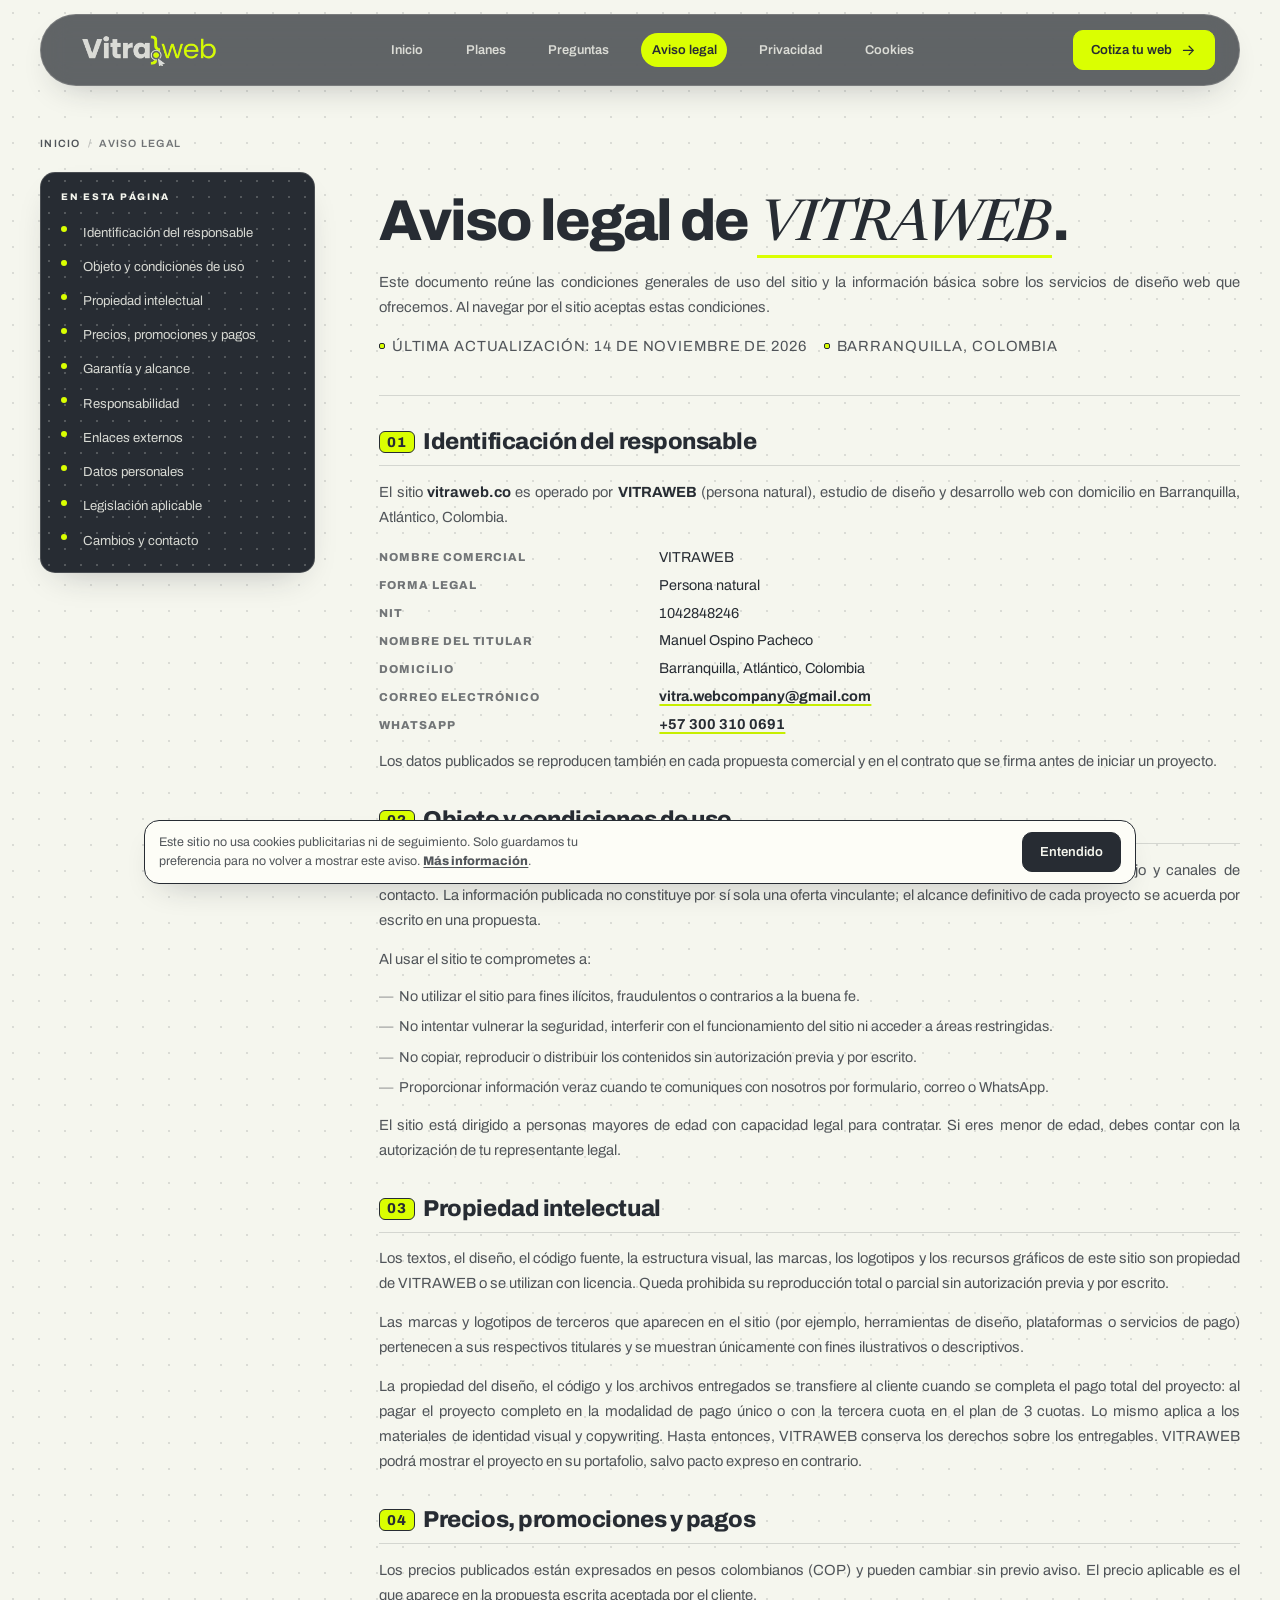
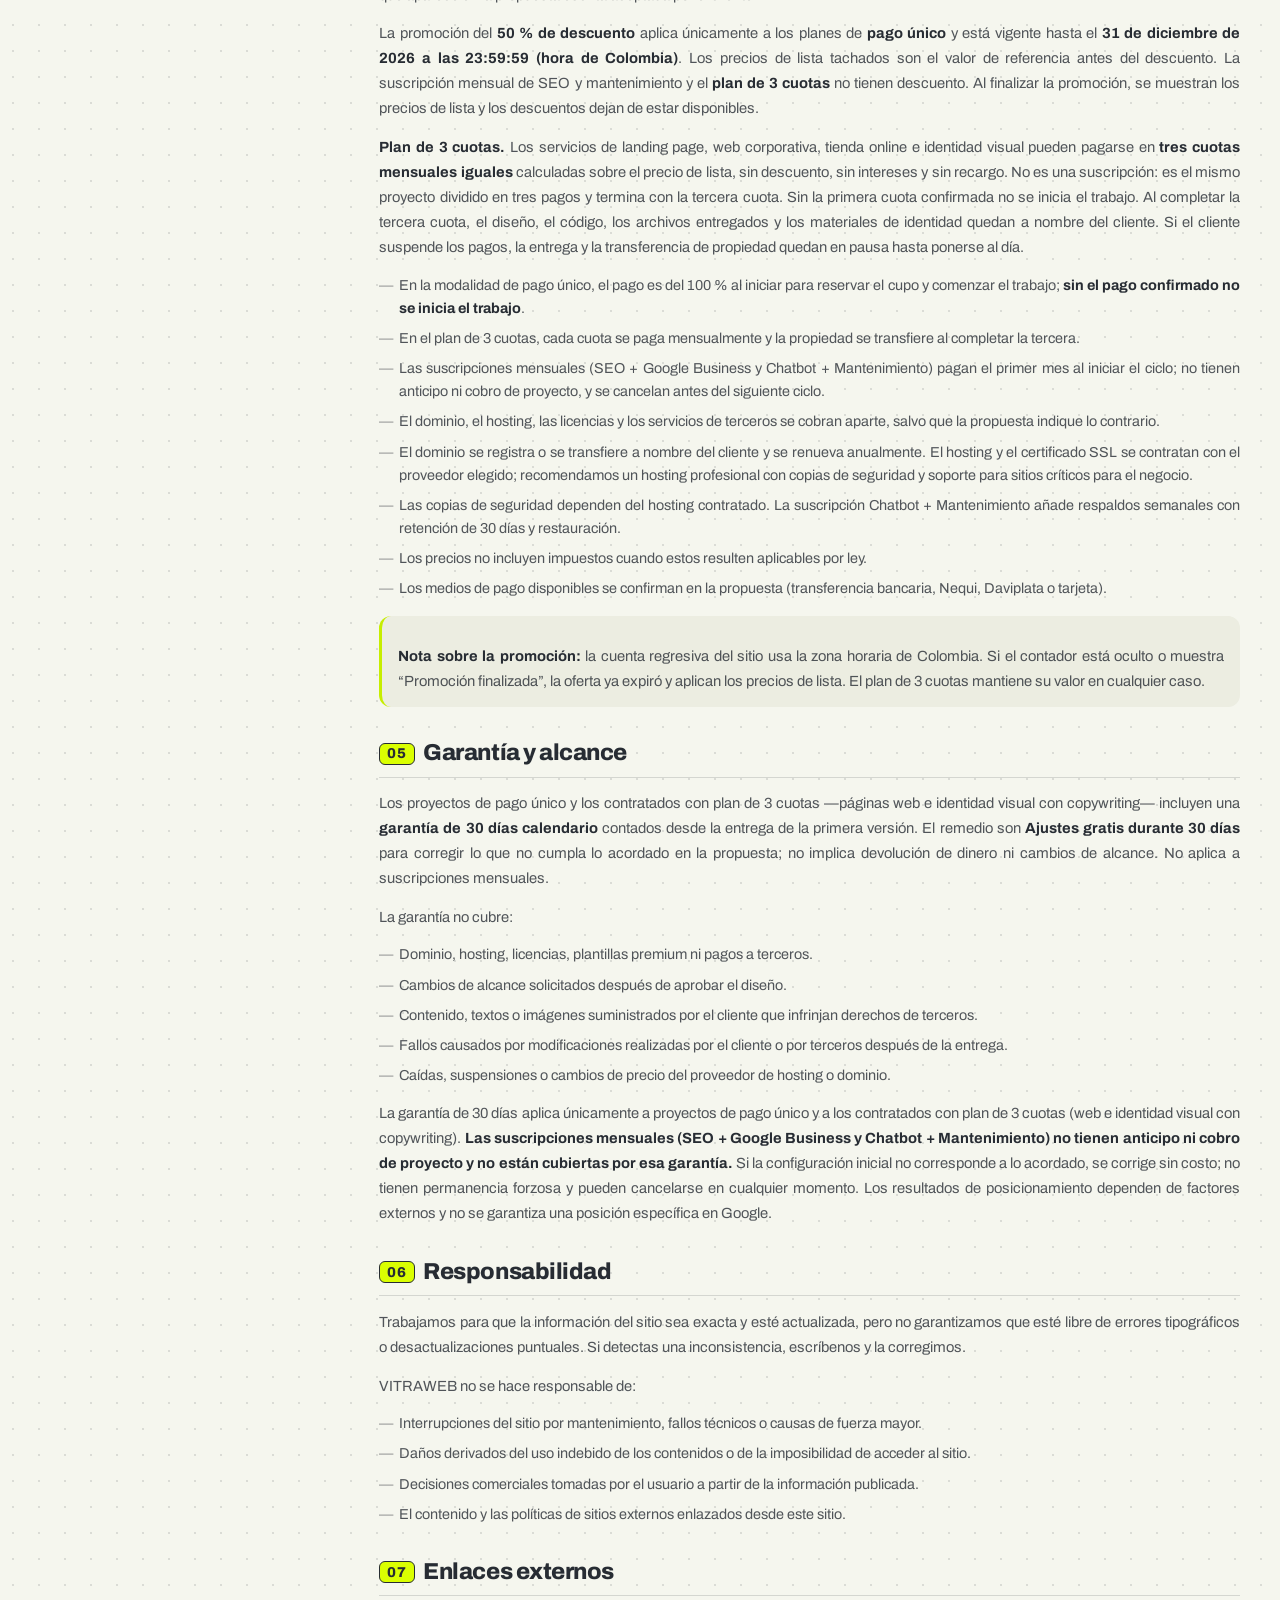
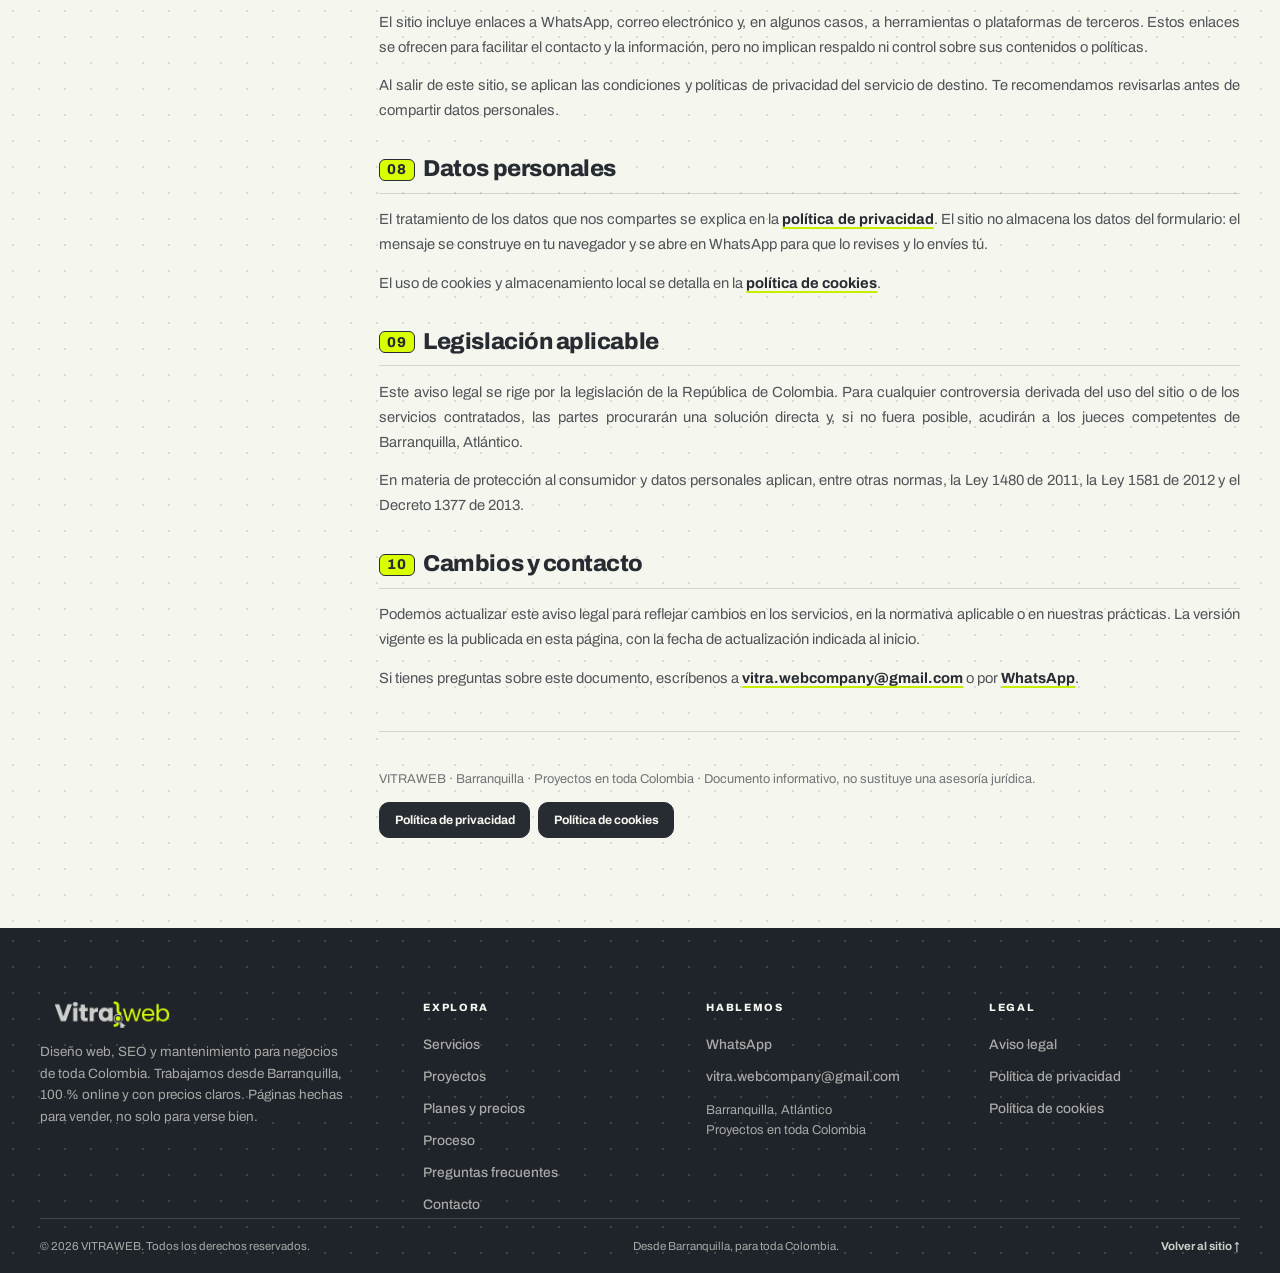
<file: VITRA.WEB/legal/aviso-legal.html>
<!DOCTYPE html>
<html lang="es-CO">
<head>
  <meta charset="utf-8">
  <meta name="viewport" content="width=device-width, initial-scale=1">

  <title>Aviso Legal | VITRAWEB</title>
  <meta name="description" content="Aviso legal de VITRAWEB: identificación del responsable, condiciones de uso, propiedad intelectual, precios, pagos y garantía de los servicios de diseño web.">
  <meta name="robots" content="index, follow">
  <meta name="author" content="VITRAWEB">
  <meta name="theme-color" content="#102C40">
  <link rel="canonical" href="https://vitraweb.co/legal/aviso-legal.html">
  <link rel="alternate" hreflang="es-CO" href="https://vitraweb.co/legal/aviso-legal.html">
  <link rel="alternate" hreflang="x-default" href="https://vitraweb.co/legal/aviso-legal.html">

  <meta property="og:type" content="article">
  <meta property="og:site_name" content="VITRAWEB">
  <meta property="og:locale" content="es_CO">
  <meta property="og:title" content="Aviso Legal | VITRAWEB">
  <meta property="og:description" content="Condiciones de uso, propiedad intelectual, precios, pagos y garantía de los servicios de VITRAWEB.">
  <meta property="og:url" content="https://vitraweb.co/legal/aviso-legal.html">
  <meta property="og:image" content="https://vitraweb.co/assets/img/og.webp">
  <meta property="og:image:width" content="1200">
  <meta property="og:image:height" content="630">
  <meta property="og:image:alt" content="Aviso Legal | VITRAWEB">
  <meta name="twitter:card" content="summary_large_image">
  <meta name="twitter:title" content="Aviso Legal | VITRAWEB">
  <meta name="twitter:description" content="Condiciones de uso, propiedad intelectual, precios, pagos y garantía de los servicios de VITRAWEB.">
  <meta name="twitter:image" content="https://vitraweb.co/assets/img/og.webp">

  <link rel="icon" href="../assets/img/favicon.ico" sizes="any">
  <link rel="icon" type="image/png" href="../assets/img/favicon-32.png" sizes="32x32">
  <link rel="icon" type="image/png" href="../assets/img/favicon-16.png" sizes="16x16">
  <link rel="icon" type="image/png" href="../assets/img/favicon-96.png" sizes="96x96">
  <link rel="apple-touch-icon" href="../assets/img/favicon-180.png">

  <link rel="preconnect" href="https://fonts.googleapis.com">
  <link rel="preconnect" href="https://fonts.gstatic.com" crossorigin>
  <link href="https://fonts.googleapis.com/css2?family=Archivo:ital,wght@0,400..900;1,400..900&family=Newsreader:ital,opsz,wght@1,6..72,400..600&display=swap" rel="stylesheet">

  <link rel="stylesheet" href="../css/style.css">
  <link rel="stylesheet" href="../css/legal.css">
  <script src="../js/main.js" defer></script>
</head>
<body class="legal-page">
  <a class="skip-link" href="#main">Saltar al contenido principal</a>

  <header class="site-header">
    <div class="container legal-header__inner">
      <a class="brand" href="../index.html" aria-label="VITRAWEB, volver al inicio">
        <img src="../assets/img/logo-vitra-claro.webp" alt="VITRAWEB, estudio de diseño web para negocios de Colombia" width="616" height="120">
      </a>

      <nav class="legal-nav" aria-label="Navegación legal">
        <a href="../index.html">Inicio</a>
        <a href="../index.html#planes">Planes</a>
        <a href="../index.html#faq">Preguntas</a>
        <a href="aviso-legal.html" aria-current="page">Aviso legal</a>
        <a href="politica-privacidad.html">Privacidad</a>
        <a href="politica-cookies.html">Cookies</a>
      </nav>

      <div class="legal-header__actions">
        <a class="btn btn--ink btn--sm" href="../index.html#contacto">
          Cotiza tu web
          <svg class="btn__arrow" viewBox="0 0 24 24" fill="none" stroke="currentColor" stroke-width="1.8" stroke-linecap="round" stroke-linejoin="round" aria-hidden="true" focusable="false"><path d="M5 12h13"/><path d="m13 6 6 6-6 6"/></svg>
        </a>
      </div>
    </div>
  </header>

  <main id="main" class="legal">
    <div class="container">
      <nav class="legal__breadcrumb" aria-label="Ruta de navegación">
        <a href="../index.html">Inicio</a>
        <span aria-hidden="true">/</span>
        <span>Aviso legal</span>
      </nav>

      <div class="legal__shell">
        <aside class="legal__toc" aria-labelledby="toc-title">
          <p class="legal__toc-title" id="toc-title">En esta página</p>
          <ol>
            <li><a href="#identificacion">Identificación del responsable</a></li>
            <li><a href="#objeto">Objeto y condiciones de uso</a></li>
            <li><a href="#propiedad">Propiedad intelectual</a></li>
            <li><a href="#precios">Precios, promociones y pagos</a></li>
            <li><a href="#garantia">Garantía y alcance</a></li>
            <li><a href="#responsabilidad">Responsabilidad</a></li>
            <li><a href="#enlaces">Enlaces externos</a></li>
            <li><a href="#datos">Datos personales</a></li>
            <li><a href="#ley">Legislación aplicable</a></li>
            <li><a href="#cambios">Cambios y contacto</a></li>
          </ol>
        </aside>

        <article class="legal__body">
          <header class="legal__header">
            <h1 class="legal__title">Aviso legal de <em>VITRAWEB</em>.</h1>
            <p class="legal__lead">Este documento reúne las condiciones generales de uso del sitio y la información básica sobre los servicios de diseño web que ofrecemos. Al navegar por el sitio aceptas estas condiciones.</p>
            <p class="legal__meta">
              <span>Última actualización: 14 de noviembre de 2026</span>
              <span>Barranquilla, Colombia</span>
            </p>
          </header>

          <section id="identificacion">
            <h2 data-num="01">Identificación del responsable</h2>
            <p>El sitio <strong>vitraweb.co</strong> es operado por <strong>VITRAWEB</strong> (persona natural), estudio de diseño y desarrollo web con domicilio en Barranquilla, Atlántico, Colombia.</p>
            <dl>
              <dt>Nombre comercial</dt>
              <dd>VITRAWEB</dd>
              <dt>Forma legal</dt>
              <dd>Persona natural</dd>
              <dt>NIT</dt>
              <dd>1042848246</dd>
              <dt>Nombre del titular</dt>
              <dd>Manuel Ospino Pacheco</dd>
              <dt>Domicilio</dt>
              <dd>Barranquilla, Atlántico, Colombia</dd>
              <dt>Correo electrónico</dt>
              <dd><a href="mailto:vitra.webcompany@gmail.com" data-copy-email="vitra.webcompany@gmail.com">vitra.webcompany@gmail.com</a></dd>
              <dt>WhatsApp</dt>
              <dd><a href="https://wa.me/573003100691" target="_blank" rel="noopener">+57 300 310 0691</a></dd>
            </dl>
            <p>Los datos publicados se reproducen también en cada propuesta comercial y en el contrato que se firma antes de iniciar un proyecto.</p>
          </section>

          <section id="objeto">
            <h2 data-num="02">Objeto y condiciones de uso</h2>
            <p>Este sitio tiene carácter informativo y comercial: presenta nuestros servicios, planes, precios, proceso de trabajo y canales de contacto. La información publicada no constituye por sí sola una oferta vinculante; el alcance definitivo de cada proyecto se acuerda por escrito en una propuesta.</p>
            <p>Al usar el sitio te comprometes a:</p>
            <ul>
              <li>No utilizar el sitio para fines ilícitos, fraudulentos o contrarios a la buena fe.</li>
              <li>No intentar vulnerar la seguridad, interferir con el funcionamiento del sitio ni acceder a áreas restringidas.</li>
              <li>No copiar, reproducir o distribuir los contenidos sin autorización previa y por escrito.</li>
              <li>Proporcionar información veraz cuando te comuniques con nosotros por formulario, correo o WhatsApp.</li>
            </ul>
            <p>El sitio está dirigido a personas mayores de edad con capacidad legal para contratar. Si eres menor de edad, debes contar con la autorización de tu representante legal.</p>
          </section>

          <section id="propiedad">
            <h2 data-num="03">Propiedad intelectual</h2>
            <p>Los textos, el diseño, el código fuente, la estructura visual, las marcas, los logotipos y los recursos gráficos de este sitio son propiedad de VITRAWEB o se utilizan con licencia. Queda prohibida su reproducción total o parcial sin autorización previa y por escrito.</p>
            <p>Las marcas y logotipos de terceros que aparecen en el sitio (por ejemplo, herramientas de diseño, plataformas o servicios de pago) pertenecen a sus respectivos titulares y se muestran únicamente con fines ilustrativos o descriptivos.</p>
            <p>La propiedad del diseño, el código y los archivos entregados se transfiere al cliente cuando se completa el pago total del proyecto: al pagar el proyecto completo en la modalidad de pago único o con la tercera cuota en el plan de 3 cuotas. Lo mismo aplica a los materiales de identidad visual y copywriting. Hasta entonces, VITRAWEB conserva los derechos sobre los entregables. VITRAWEB podrá mostrar el proyecto en su portafolio, salvo pacto expreso en contrario.</p>          </section>

          <section id="precios">
            <h2 data-num="04">Precios, promociones y pagos</h2>
            <p>Los precios publicados están expresados en pesos colombianos (COP) y pueden cambiar sin previo aviso. El precio aplicable es el que aparece en la propuesta escrita aceptada por el cliente.</p>
            <p>La promoción del <strong>50&nbsp;% de descuento</strong> aplica únicamente a los planes de <strong>pago único</strong> y está vigente hasta el <strong>31 de diciembre de 2026 a las 23:59:59 (hora de Colombia)</strong>. Los precios de lista tachados son el valor de referencia antes del descuento. La suscripción mensual de SEO y mantenimiento y el <strong>plan de 3 cuotas</strong> no tienen descuento. Al finalizar la promoción, se muestran los precios de lista y los descuentos dejan de estar disponibles.</p>
            <p><strong>Plan de 3 cuotas.</strong> Los servicios de landing page, web corporativa, tienda online e identidad visual pueden pagarse en <strong>tres cuotas mensuales iguales</strong> calculadas sobre el precio de lista, sin descuento, sin intereses y sin recargo. No es una suscripción: es el mismo proyecto dividido en tres pagos y termina con la tercera cuota. Sin la primera cuota confirmada no se inicia el trabajo. Al completar la tercera cuota, el diseño, el código, los archivos entregados y los materiales de identidad quedan a nombre del cliente. Si el cliente suspende los pagos, la entrega y la transferencia de propiedad quedan en pausa hasta ponerse al día.</p>
            <ul>
              <li>En la modalidad de pago único, el pago es del 100&nbsp;% al iniciar para reservar el cupo y comenzar el trabajo; <strong>sin el pago confirmado no se inicia el trabajo</strong>.</li>
              <li>En el plan de 3 cuotas, cada cuota se paga mensualmente y la propiedad se transfiere al completar la tercera.</li>
              <li>Las suscripciones mensuales (SEO + Google Business y Chatbot + Mantenimiento) pagan el primer mes al iniciar el ciclo; no tienen anticipo ni cobro de proyecto, y se cancelan antes del siguiente ciclo.</li>
              <li>El dominio, el hosting, las licencias y los servicios de terceros se cobran aparte, salvo que la propuesta indique lo contrario.</li>
              <li>El dominio se registra o se transfiere a nombre del cliente y se renueva anualmente. El hosting y el certificado SSL se contratan con el proveedor elegido; recomendamos un hosting profesional con copias de seguridad y soporte para sitios críticos para el negocio.</li>
              <li>Las copias de seguridad dependen del hosting contratado. La suscripción Chatbot + Mantenimiento añade respaldos semanales con retención de 30 días y restauración.</li>
              <li>Los precios no incluyen impuestos cuando estos resulten aplicables por ley.</li>
              <li>Los medios de pago disponibles se confirman en la propuesta (transferencia bancaria, Nequi, Daviplata o tarjeta).</li>
            </ul>
            <div class="legal__note">
              <p><strong>Nota sobre la promoción:</strong> la cuenta regresiva del sitio usa la zona horaria de Colombia. Si el contador está oculto o muestra “Promoción finalizada”, la oferta ya expiró y aplican los precios de lista. El plan de 3 cuotas mantiene su valor en cualquier caso.</p>
            </div>
          </section>

          <section id="garantia">
            <h2 data-num="05">Garantía y alcance</h2>
            <p>Los proyectos de pago único y los contratados con plan de 3 cuotas —páginas web e identidad visual con copywriting— incluyen una <strong>garantía de 30 días calendario</strong> contados desde la entrega de la primera versión. El remedio son <strong>Ajustes gratis durante 30 días</strong> para corregir lo que no cumpla lo acordado en la propuesta; no implica devolución de dinero ni cambios de alcance. No aplica a suscripciones mensuales.</p>
            <p>La garantía no cubre:</p>
            <ul>
              <li>Dominio, hosting, licencias, plantillas premium ni pagos a terceros.</li>
              <li>Cambios de alcance solicitados después de aprobar el diseño.</li>
              <li>Contenido, textos o imágenes suministrados por el cliente que infrinjan derechos de terceros.</li>
              <li>Fallos causados por modificaciones realizadas por el cliente o por terceros después de la entrega.</li>
              <li>Caídas, suspensiones o cambios de precio del proveedor de hosting o dominio.</li>
            </ul>
            <p>La garantía de 30 días aplica únicamente a proyectos de pago único y a los contratados con plan de 3 cuotas (web e identidad visual con copywriting). <strong>Las suscripciones mensuales (SEO + Google Business y Chatbot + Mantenimiento) no tienen anticipo ni cobro de proyecto y no están cubiertas por esa garantía.</strong> Si la configuración inicial no corresponde a lo acordado, se corrige sin costo; no tienen permanencia forzosa y pueden cancelarse en cualquier momento. Los resultados de posicionamiento dependen de factores externos y no se garantiza una posición específica en Google.</p>
          </section>

          <section id="responsabilidad">
            <h2 data-num="06">Responsabilidad</h2>
            <p>Trabajamos para que la información del sitio sea exacta y esté actualizada, pero no garantizamos que esté libre de errores tipográficos o desactualizaciones puntuales. Si detectas una inconsistencia, escríbenos y la corregimos.</p>
            <p>VITRAWEB no se hace responsable de:</p>
            <ul>
              <li>Interrupciones del sitio por mantenimiento, fallos técnicos o causas de fuerza mayor.</li>
              <li>Daños derivados del uso indebido de los contenidos o de la imposibilidad de acceder al sitio.</li>
              <li>Decisiones comerciales tomadas por el usuario a partir de la información publicada.</li>
              <li>El contenido y las políticas de sitios externos enlazados desde este sitio.</li>
            </ul>
          </section>

          <section id="enlaces">
            <h2 data-num="07">Enlaces externos</h2>
            <p>El sitio incluye enlaces a WhatsApp, correo electrónico y, en algunos casos, a herramientas o plataformas de terceros. Estos enlaces se ofrecen para facilitar el contacto y la información, pero no implican respaldo ni control sobre sus contenidos o políticas.</p>
            <p>Al salir de este sitio, se aplican las condiciones y políticas de privacidad del servicio de destino. Te recomendamos revisarlas antes de compartir datos personales.</p>
          </section>

          <section id="datos">
            <h2 data-num="08">Datos personales</h2>
            <p>El tratamiento de los datos que nos compartes se explica en la <a href="politica-privacidad.html">política de privacidad</a>. El sitio no almacena los datos del formulario: el mensaje se construye en tu navegador y se abre en WhatsApp para que lo revises y lo envíes tú.</p>
            <p>El uso de cookies y almacenamiento local se detalla en la <a href="politica-cookies.html">política de cookies</a>.</p>
          </section>

          <section id="ley">
            <h2 data-num="09">Legislación aplicable</h2>
            <p>Este aviso legal se rige por la legislación de la República de Colombia. Para cualquier controversia derivada del uso del sitio o de los servicios contratados, las partes procurarán una solución directa y, si no fuera posible, acudirán a los jueces competentes de Barranquilla, Atlántico.</p>
            <p>En materia de protección al consumidor y datos personales aplican, entre otras normas, la Ley 1480 de 2011, la Ley 1581 de 2012 y el Decreto 1377 de 2013.</p>
          </section>

          <section id="cambios">
            <h2 data-num="10">Cambios y contacto</h2>
            <p>Podemos actualizar este aviso legal para reflejar cambios en los servicios, en la normativa aplicable o en nuestras prácticas. La versión vigente es la publicada en esta página, con la fecha de actualización indicada al inicio.</p>
            <p>Si tienes preguntas sobre este documento, escríbenos a <a href="mailto:vitra.webcompany@gmail.com" data-copy-email="vitra.webcompany@gmail.com">vitra.webcompany@gmail.com</a> o por <a href="https://wa.me/573003100691" target="_blank" rel="noopener">WhatsApp</a>.</p>
          </section>

          <footer class="legal__footer">
            <p>VITRAWEB · Barranquilla · Proyectos en toda Colombia · Documento informativo, no sustituye una asesoría jurídica.</p>
            <div class="legal__footer-links">
              <a class="btn btn--ink btn--sm" href="politica-privacidad.html">Política de privacidad</a>
              <a class="btn btn--ink btn--sm" href="politica-cookies.html">Política de cookies</a>
            </div>
          </footer>
        </article>
      </div>
    </div>
  </main>

  <footer class="site-footer">
    <div class="container">
      <div class="footer__top">
        <div class="footer__brand">
          <a class="brand" href="../index.html" aria-label="VITRAWEB, volver al inicio">
            <img src="../assets/img/logo-vitra-claro.webp" alt="VITRAWEB, estudio de diseño web para negocios de Colombia" width="616" height="120" loading="lazy">
          </a>
          <p>Diseño web, SEO y mantenimiento para negocios de toda Colombia. Trabajamos desde Barranquilla, 100&nbsp;% online y con precios claros. Páginas hechas para vender, no solo para verse bien.</p>
        </div>

        <nav class="footer__nav" aria-label="Navegación del pie de página">
          <p class="footer__title">Explora</p>
          <a href="../index.html#servicios">Servicios</a>
          <a href="../index.html#proyectos">Proyectos</a>
          <a href="../index.html#planes">Planes y precios</a>
          <a href="../index.html#proceso">Proceso</a>
          <a href="../index.html#faq">Preguntas frecuentes</a>
          <a href="../index.html#contacto">Contacto</a>
        </nav>

        <div class="footer__contact">
          <p class="footer__title">Hablemos</p>
          <a href="https://wa.me/573003100691?text=Hola%20VITRAWEB%2C%20quiero%20informaci%C3%B3n%20sobre%20dise%C3%B1o%20web." target="_blank" rel="noopener">WhatsApp</a>
          <a href="mailto:vitra.webcompany@gmail.com" data-copy-email="vitra.webcompany@gmail.com">vitra.webcompany@gmail.com</a>
          <p>Barranquilla, Atlántico<br>Proyectos en toda Colombia</p>
        </div>

        <div class="footer__legal">
          <p class="footer__title">Legal</p>
          <a href="aviso-legal.html">Aviso legal</a>
          <a href="politica-privacidad.html">Política de privacidad</a>
          <a href="politica-cookies.html">Política de cookies</a>
        </div>
      </div>

      <div class="footer__bottom">
        <p>© <span data-year>2026</span> VITRAWEB. Todos los derechos reservados.</p>
        <p>Desde Barranquilla, para toda Colombia.</p>
        <a class="footer__top-link" href="../index.html">Volver al sitio ↑</a>
      </div>
    </div>
  </footer>

  <!-- Aviso de correo copiado -->
  <div class="toast" data-toast role="status" aria-live="polite" hidden>
    <span class="toast__dot" aria-hidden="true"></span>
    <p class="toast__text" data-toast-text></p>
    <button class="toast__close" type="button" data-toast-close aria-label="Cerrar aviso">×</button>
  </div>
  <!-- Aviso de cookies -->
  <div class="cookie-banner" data-cookie-banner hidden>
    <div class="cookie-banner__inner">
      <p>Este sitio no usa cookies publicitarias ni de seguimiento. Solo guardamos tu preferencia para no volver a mostrar este aviso. <a href="politica-cookies.html">Más información</a>.</p>
      <button class="btn btn--ink btn--sm" type="button" data-cookie-accept>Entendido</button>
    </div>
  </div>
</body>
</html>
</file>
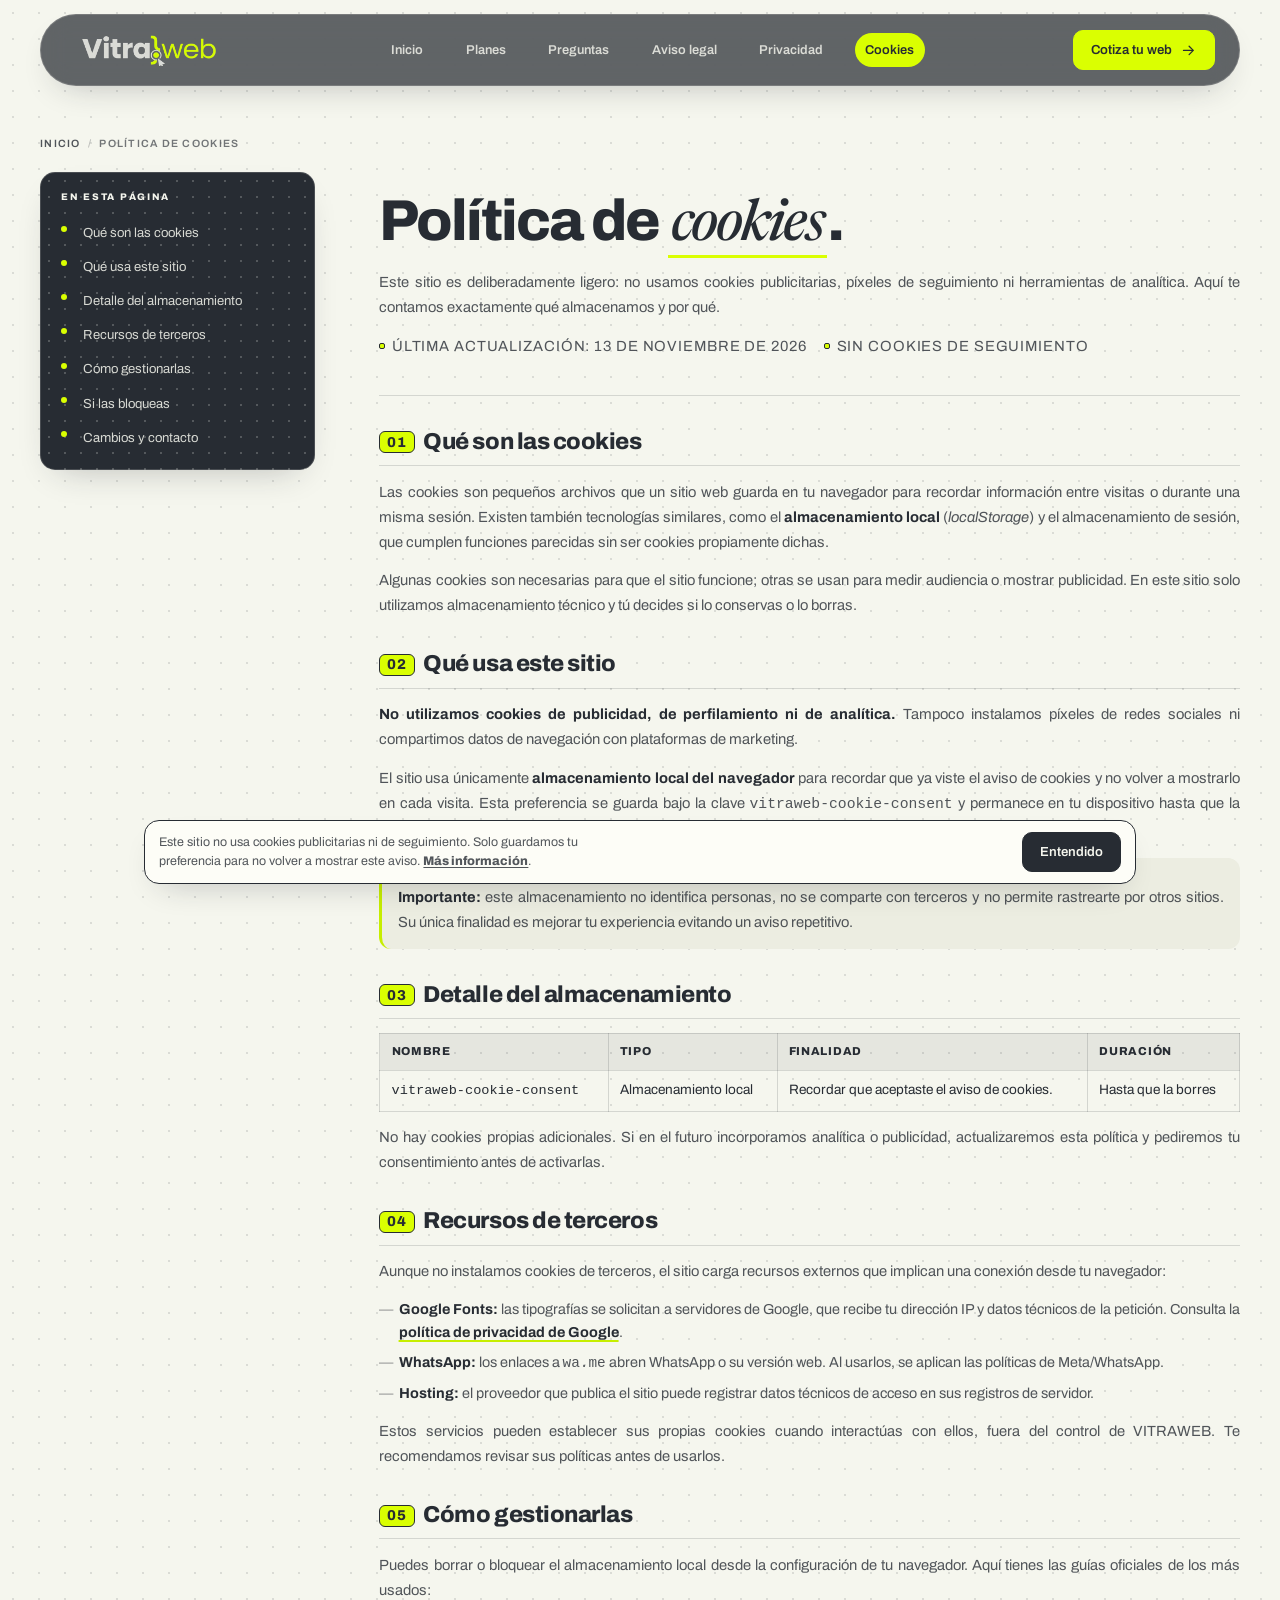
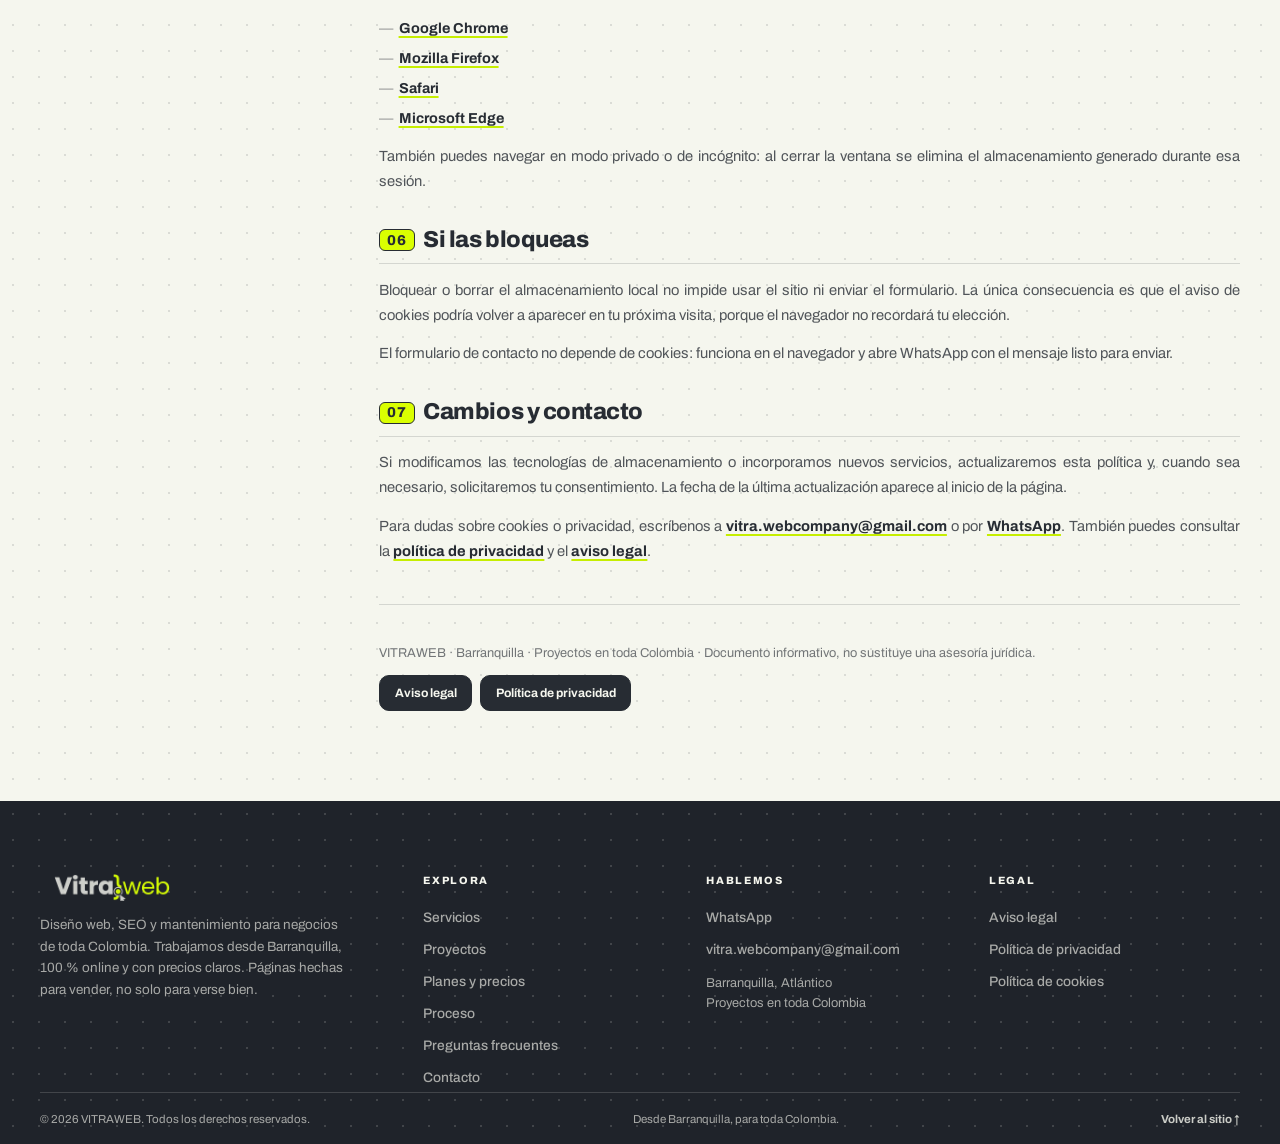
<file: VITRA.WEB/legal/politica-cookies.html>
<!DOCTYPE html>
<html lang="es-CO">
<head>
  <meta charset="utf-8">
  <meta name="viewport" content="width=device-width, initial-scale=1">

  <title>Política de Cookies | VITRAWEB</title>
  <meta name="description" content="Política de cookies de VITRAWEB: qué almacenamiento usa el sitio, para qué sirve y cómo puedes borrar o bloquearlo desde tu navegador.">
  <meta name="robots" content="index, follow">
  <meta name="author" content="VITRAWEB">
  <meta name="theme-color" content="#102C40">
  <link rel="canonical" href="https://vitraweb.co/legal/politica-cookies.html">
  <link rel="alternate" hreflang="es-CO" href="https://vitraweb.co/legal/politica-cookies.html">
  <link rel="alternate" hreflang="x-default" href="https://vitraweb.co/legal/politica-cookies.html">

  <meta property="og:type" content="article">
  <meta property="og:site_name" content="VITRAWEB">
  <meta property="og:locale" content="es_CO">
  <meta property="og:title" content="Política de Cookies | VITRAWEB">
  <meta property="og:description" content="Este sitio no usa cookies publicitarias ni de seguimiento. Aquí te explicamos el único almacenamiento que utilizamos.">
  <meta property="og:url" content="https://vitraweb.co/legal/politica-cookies.html">
  <meta property="og:image" content="https://vitraweb.co/assets/img/og.webp">
  <meta property="og:image:width" content="1200">
  <meta property="og:image:height" content="630">
  <meta property="og:image:alt" content="Política de Cookies | VITRAWEB">
  <meta name="twitter:card" content="summary_large_image">
  <meta name="twitter:title" content="Política de Cookies | VITRAWEB">
  <meta name="twitter:description" content="Este sitio no usa cookies publicitarias ni de seguimiento. Aquí te explicamos el único almacenamiento que utilizamos.">
  <meta name="twitter:image" content="https://vitraweb.co/assets/img/og.webp">

  <link rel="icon" href="../assets/img/favicon.ico" sizes="any">
  <link rel="icon" type="image/png" href="../assets/img/favicon-32.png" sizes="32x32">
  <link rel="icon" type="image/png" href="../assets/img/favicon-16.png" sizes="16x16">
  <link rel="icon" type="image/png" href="../assets/img/favicon-96.png" sizes="96x96">
  <link rel="apple-touch-icon" href="../assets/img/favicon-180.png">

  <link rel="preconnect" href="https://fonts.googleapis.com">
  <link rel="preconnect" href="https://fonts.gstatic.com" crossorigin>
  <link href="https://fonts.googleapis.com/css2?family=Archivo:ital,wght@0,400..900;1,400..900&family=Newsreader:ital,opsz,wght@1,6..72,400..600&display=swap" rel="stylesheet">

  <link rel="stylesheet" href="../css/style.css">
  <link rel="stylesheet" href="../css/legal.css">
  <script src="../js/main.js" defer></script>
</head>
<body class="legal-page">
  <a class="skip-link" href="#main">Saltar al contenido principal</a>

  <header class="site-header">
    <div class="container legal-header__inner">
      <a class="brand" href="../index.html" aria-label="VITRAWEB, volver al inicio">
        <img src="../assets/img/logo-vitra-claro.webp" alt="VITRAWEB, estudio de diseño web para negocios de Colombia" width="616" height="120">
      </a>

      <nav class="legal-nav" aria-label="Navegación legal">
        <a href="../index.html">Inicio</a>
        <a href="../index.html#planes">Planes</a>
        <a href="../index.html#faq">Preguntas</a>
        <a href="aviso-legal.html">Aviso legal</a>
        <a href="politica-privacidad.html">Privacidad</a>
        <a href="politica-cookies.html" aria-current="page">Cookies</a>
      </nav>

      <div class="legal-header__actions">
        <a class="btn btn--ink btn--sm" href="../index.html#contacto">
          Cotiza tu web
          <svg class="btn__arrow" viewBox="0 0 24 24" fill="none" stroke="currentColor" stroke-width="1.8" stroke-linecap="round" stroke-linejoin="round" aria-hidden="true" focusable="false"><path d="M5 12h13"/><path d="m13 6 6 6-6 6"/></svg>
        </a>
      </div>
    </div>
  </header>

  <main id="main" class="legal">
    <div class="container">
      <nav class="legal__breadcrumb" aria-label="Ruta de navegación">
        <a href="../index.html">Inicio</a>
        <span aria-hidden="true">/</span>
        <span>Política de cookies</span>
      </nav>

      <div class="legal__shell">
        <aside class="legal__toc" aria-labelledby="toc-title">
          <p class="legal__toc-title" id="toc-title">En esta página</p>
          <ol>
            <li><a href="#que-son">Qué son las cookies</a></li>
            <li><a href="#uso">Qué usa este sitio</a></li>
            <li><a href="#detalle">Detalle del almacenamiento</a></li>
            <li><a href="#terceros">Recursos de terceros</a></li>
            <li><a href="#gestion">Cómo gestionarlas</a></li>
            <li><a href="#consecuencias">Si las bloqueas</a></li>
            <li><a href="#cambios">Cambios y contacto</a></li>
          </ol>
        </aside>

        <article class="legal__body">
          <header class="legal__header">
            <h1 class="legal__title">Política de <em>cookies</em>.</h1>
            <p class="legal__lead">Este sitio es deliberadamente ligero: no usamos cookies publicitarias, píxeles de seguimiento ni herramientas de analítica. Aquí te contamos exactamente qué almacenamos y por qué.</p>
            <p class="legal__meta">
              <span>Última actualización: 13 de noviembre de 2026</span>
              <span>Sin cookies de seguimiento</span>
            </p>
          </header>

          <section id="que-son">
            <h2 data-num="01">Qué son las cookies</h2>
            <p>Las cookies son pequeños archivos que un sitio web guarda en tu navegador para recordar información entre visitas o durante una misma sesión. Existen también tecnologías similares, como el <strong>almacenamiento local</strong> (<em>localStorage</em>) y el almacenamiento de sesión, que cumplen funciones parecidas sin ser cookies propiamente dichas.</p>
            <p>Algunas cookies son necesarias para que el sitio funcione; otras se usan para medir audiencia o mostrar publicidad. En este sitio solo utilizamos almacenamiento técnico y tú decides si lo conservas o lo borras.</p>
          </section>

          <section id="uso">
            <h2 data-num="02">Qué usa este sitio</h2>
            <p><strong>No utilizamos cookies de publicidad, de perfilamiento ni de analítica.</strong> Tampoco instalamos píxeles de redes sociales ni compartimos datos de navegación con plataformas de marketing.</p>
            <p>El sitio usa únicamente <strong>almacenamiento local del navegador</strong> para recordar que ya viste el aviso de cookies y no volver a mostrarlo en cada visita. Esta preferencia se guarda bajo la clave <code>vitraweb-cookie-consent</code> y permanece en tu dispositivo hasta que la borres.</p>
            <div class="legal__note">
              <p><strong>Importante:</strong> este almacenamiento no identifica personas, no se comparte con terceros y no permite rastrearte por otros sitios. Su única finalidad es mejorar tu experiencia evitando un aviso repetitivo.</p>
            </div>
          </section>

          <section id="detalle">
            <h2 data-num="03">Detalle del almacenamiento</h2>
            <div class="legal__table-wrap" role="region" aria-label="Detalle del almacenamiento" tabindex="0">
              <table class="legal__table">
                <thead>
                  <tr>
                    <th scope="col">Nombre</th>
                    <th scope="col">Tipo</th>
                    <th scope="col">Finalidad</th>
                    <th scope="col">Duración</th>
                  </tr>
                </thead>
                <tbody>
                  <tr>
                    <td><code>vitraweb-cookie-consent</code></td>
                    <td>Almacenamiento local</td>
                    <td>Recordar que aceptaste el aviso de cookies.</td>
                    <td>Hasta que la borres</td>
                  </tr>
                </tbody>
              </table>
            </div>
            <p>No hay cookies propias adicionales. Si en el futuro incorporamos analítica o publicidad, actualizaremos esta política y pediremos tu consentimiento antes de activarlas.</p>
          </section>

          <section id="terceros">
            <h2 data-num="04">Recursos de terceros</h2>
            <p>Aunque no instalamos cookies de terceros, el sitio carga recursos externos que implican una conexión desde tu navegador:</p>
            <ul>
              <li><strong>Google Fonts:</strong> las tipografías se solicitan a servidores de Google, que recibe tu dirección IP y datos técnicos de la petición. Consulta la <a href="https://policies.google.com/privacy" target="_blank" rel="noopener">política de privacidad de Google</a>.</li>
              <li><strong>WhatsApp:</strong> los enlaces a <code>wa.me</code> abren WhatsApp o su versión web. Al usarlos, se aplican las políticas de Meta/WhatsApp.</li>
              <li><strong>Hosting:</strong> el proveedor que publica el sitio puede registrar datos técnicos de acceso en sus registros de servidor.</li>
            </ul>
            <p>Estos servicios pueden establecer sus propias cookies cuando interactúas con ellos, fuera del control de VITRAWEB. Te recomendamos revisar sus políticas antes de usarlos.</p>
          </section>

          <section id="gestion">
            <h2 data-num="05">Cómo gestionarlas</h2>
            <p>Puedes borrar o bloquear el almacenamiento local desde la configuración de tu navegador. Aquí tienes las guías oficiales de los más usados:</p>
            <ul>
              <li><a href="https://support.google.com/chrome/answer/95647" target="_blank" rel="noopener">Google Chrome</a></li>
              <li><a href="https://support.mozilla.org/es/kb/borrar-cookies-y-datos-de-sitios-en-firefox" target="_blank" rel="noopener">Mozilla Firefox</a></li>
              <li><a href="https://support.apple.com/es-co/guide/safari/sfri11471/mac" target="_blank" rel="noopener">Safari</a></li>
              <li><a href="https://support.microsoft.com/es-es/microsoft-edge" target="_blank" rel="noopener">Microsoft Edge</a></li>
            </ul>
            <p>También puedes navegar en modo privado o de incógnito: al cerrar la ventana se elimina el almacenamiento generado durante esa sesión.</p>
          </section>

          <section id="consecuencias">
            <h2 data-num="06">Si las bloqueas</h2>
            <p>Bloquear o borrar el almacenamiento local no impide usar el sitio ni enviar el formulario. La única consecuencia es que el aviso de cookies podría volver a aparecer en tu próxima visita, porque el navegador no recordará tu elección.</p>
            <p>El formulario de contacto no depende de cookies: funciona en el navegador y abre WhatsApp con el mensaje listo para enviar.</p>
          </section>

          <section id="cambios">
            <h2 data-num="07">Cambios y contacto</h2>
            <p>Si modificamos las tecnologías de almacenamiento o incorporamos nuevos servicios, actualizaremos esta política y, cuando sea necesario, solicitaremos tu consentimiento. La fecha de la última actualización aparece al inicio de la página.</p>
            <p>Para dudas sobre cookies o privacidad, escríbenos a <a href="mailto:vitra.webcompany@gmail.com" data-copy-email="vitra.webcompany@gmail.com">vitra.webcompany@gmail.com</a> o por <a href="https://wa.me/573003100691" target="_blank" rel="noopener">WhatsApp</a>. También puedes consultar la <a href="politica-privacidad.html">política de privacidad</a> y el <a href="aviso-legal.html">aviso legal</a>.</p>
          </section>

          <footer class="legal__footer">
            <p>VITRAWEB · Barranquilla · Proyectos en toda Colombia · Documento informativo, no sustituye una asesoría jurídica.</p>
            <div class="legal__footer-links">
              <a class="btn btn--ink btn--sm" href="aviso-legal.html">Aviso legal</a>
              <a class="btn btn--ink btn--sm" href="politica-privacidad.html">Política de privacidad</a>
            </div>
          </footer>
        </article>
      </div>
    </div>
  </main>

  <footer class="site-footer">
    <div class="container">
      <div class="footer__top">
        <div class="footer__brand">
          <a class="brand" href="../index.html" aria-label="VITRAWEB, volver al inicio">
            <img src="../assets/img/logo-vitra-claro.webp" alt="VITRAWEB, estudio de diseño web para negocios de Colombia" width="616" height="120" loading="lazy">
          </a>
          <p>Diseño web, SEO y mantenimiento para negocios de toda Colombia. Trabajamos desde Barranquilla, 100&nbsp;% online y con precios claros. Páginas hechas para vender, no solo para verse bien.</p>
        </div>

        <nav class="footer__nav" aria-label="Navegación del pie de página">
          <p class="footer__title">Explora</p>
          <a href="../index.html#servicios">Servicios</a>
          <a href="../index.html#proyectos">Proyectos</a>
          <a href="../index.html#planes">Planes y precios</a>
          <a href="../index.html#proceso">Proceso</a>
          <a href="../index.html#faq">Preguntas frecuentes</a>
          <a href="../index.html#contacto">Contacto</a>
        </nav>

        <div class="footer__contact">
          <p class="footer__title">Hablemos</p>
          <a href="https://wa.me/573003100691?text=Hola%20VITRAWEB%2C%20quiero%20informaci%C3%B3n%20sobre%20dise%C3%B1o%20web." target="_blank" rel="noopener">WhatsApp</a>
          <a href="mailto:vitra.webcompany@gmail.com" data-copy-email="vitra.webcompany@gmail.com">vitra.webcompany@gmail.com</a>
          <p>Barranquilla, Atlántico<br>Proyectos en toda Colombia</p>
        </div>

        <div class="footer__legal">
          <p class="footer__title">Legal</p>
          <a href="aviso-legal.html">Aviso legal</a>
          <a href="politica-privacidad.html">Política de privacidad</a>
          <a href="politica-cookies.html">Política de cookies</a>
        </div>
      </div>

      <div class="footer__bottom">
        <p>© <span data-year>2026</span> VITRAWEB. Todos los derechos reservados.</p>
        <p>Desde Barranquilla, para toda Colombia.</p>
        <a class="footer__top-link" href="../index.html">Volver al sitio ↑</a>
      </div>
    </div>
  </footer>

  <!-- Aviso de correo copiado -->
  <div class="toast" data-toast role="status" aria-live="polite" hidden>
    <span class="toast__dot" aria-hidden="true"></span>
    <p class="toast__text" data-toast-text></p>
    <button class="toast__close" type="button" data-toast-close aria-label="Cerrar aviso">×</button>
  </div>
  <!-- Aviso de cookies -->
  <div class="cookie-banner" data-cookie-banner hidden>
    <div class="cookie-banner__inner">
      <p>Este sitio no usa cookies publicitarias ni de seguimiento. Solo guardamos tu preferencia para no volver a mostrar este aviso. <a href="politica-cookies.html">Más información</a>.</p>
      <button class="btn btn--ink btn--sm" type="button" data-cookie-accept>Entendido</button>
    </div>
  </div>
</body>
</html>
</file>
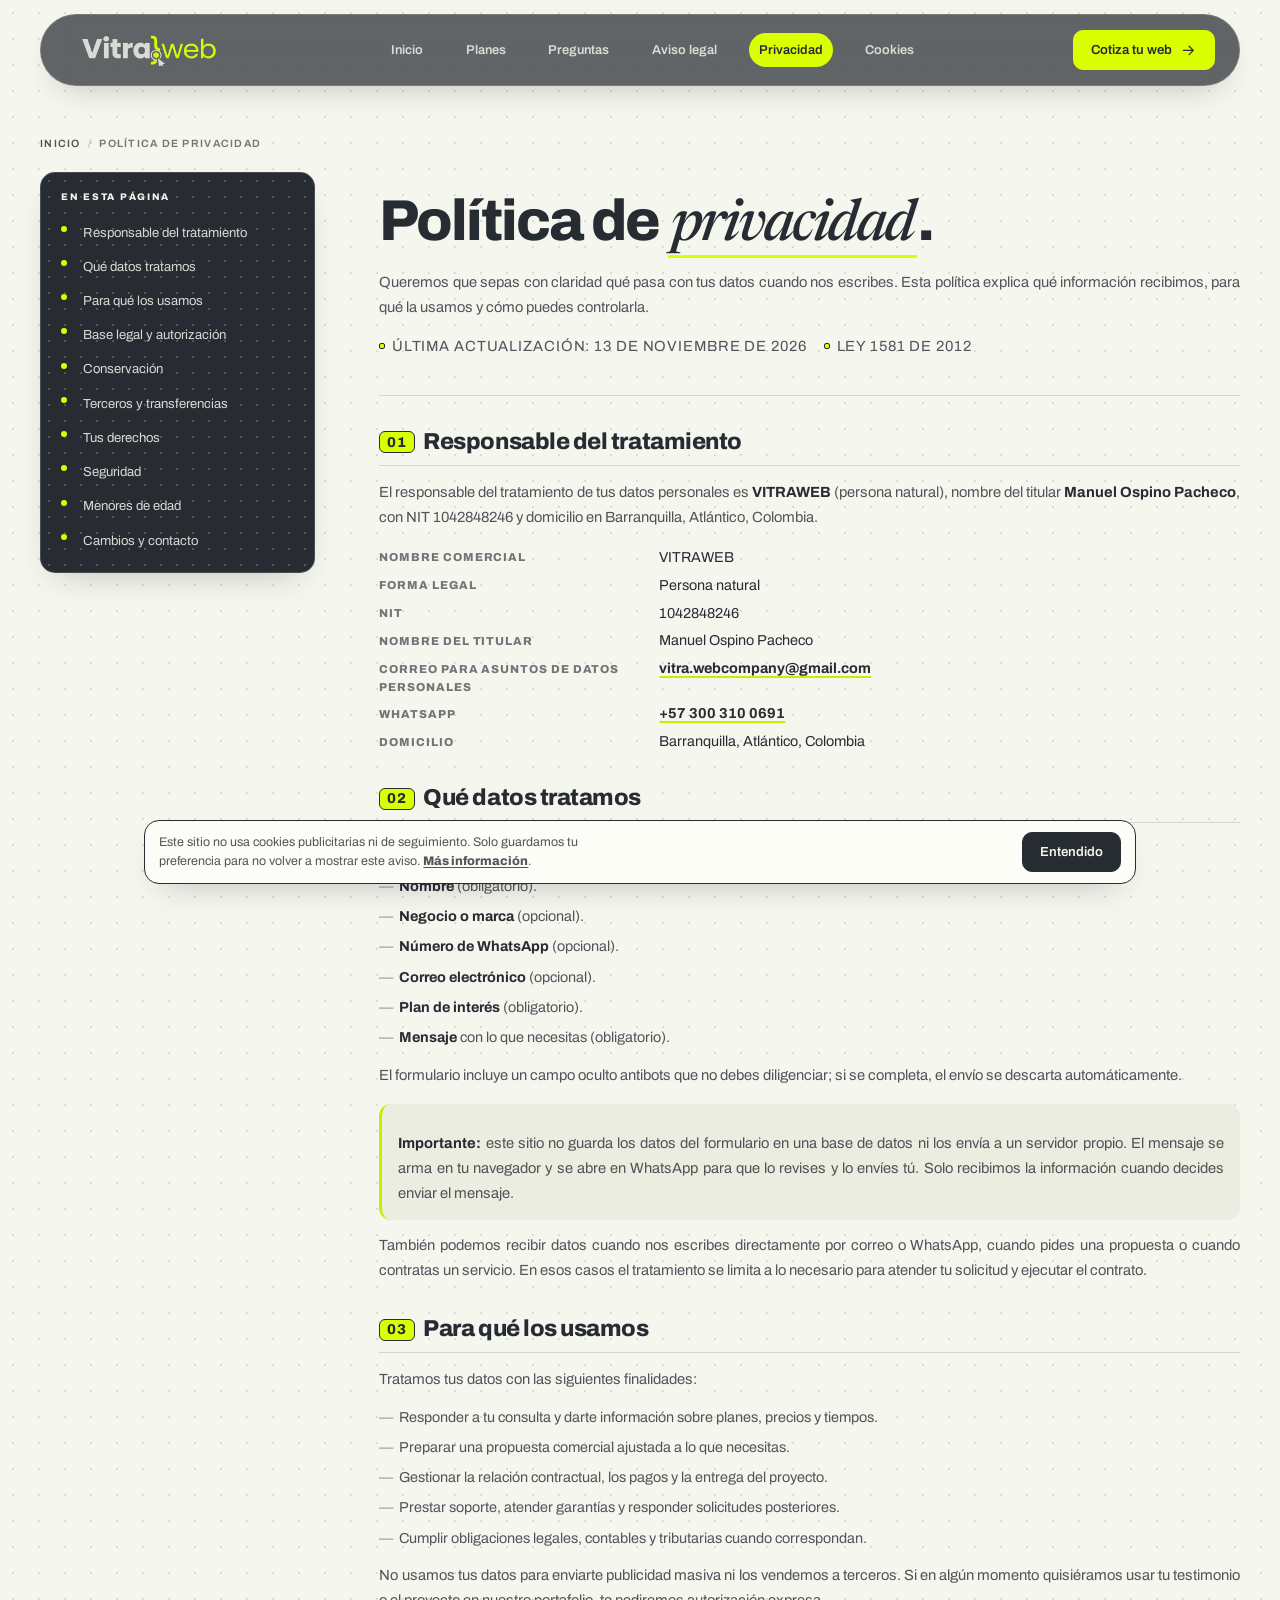
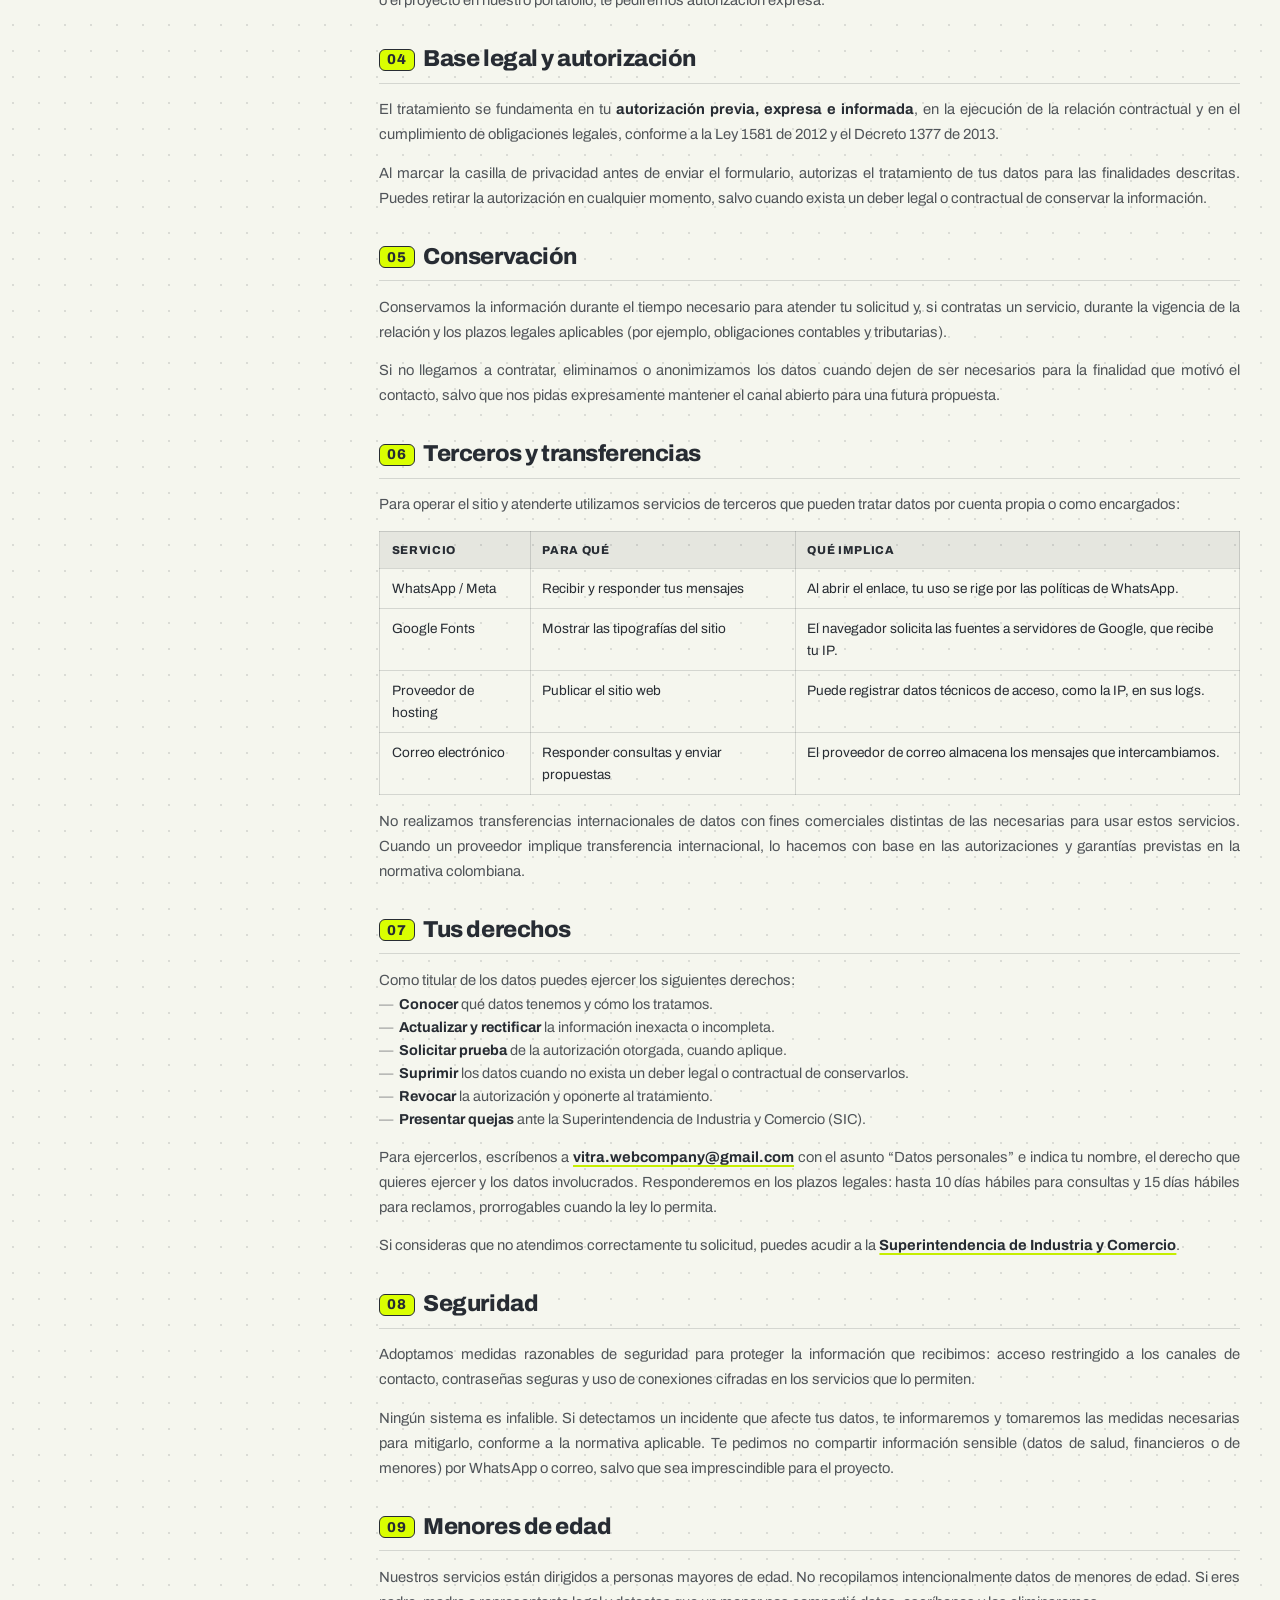
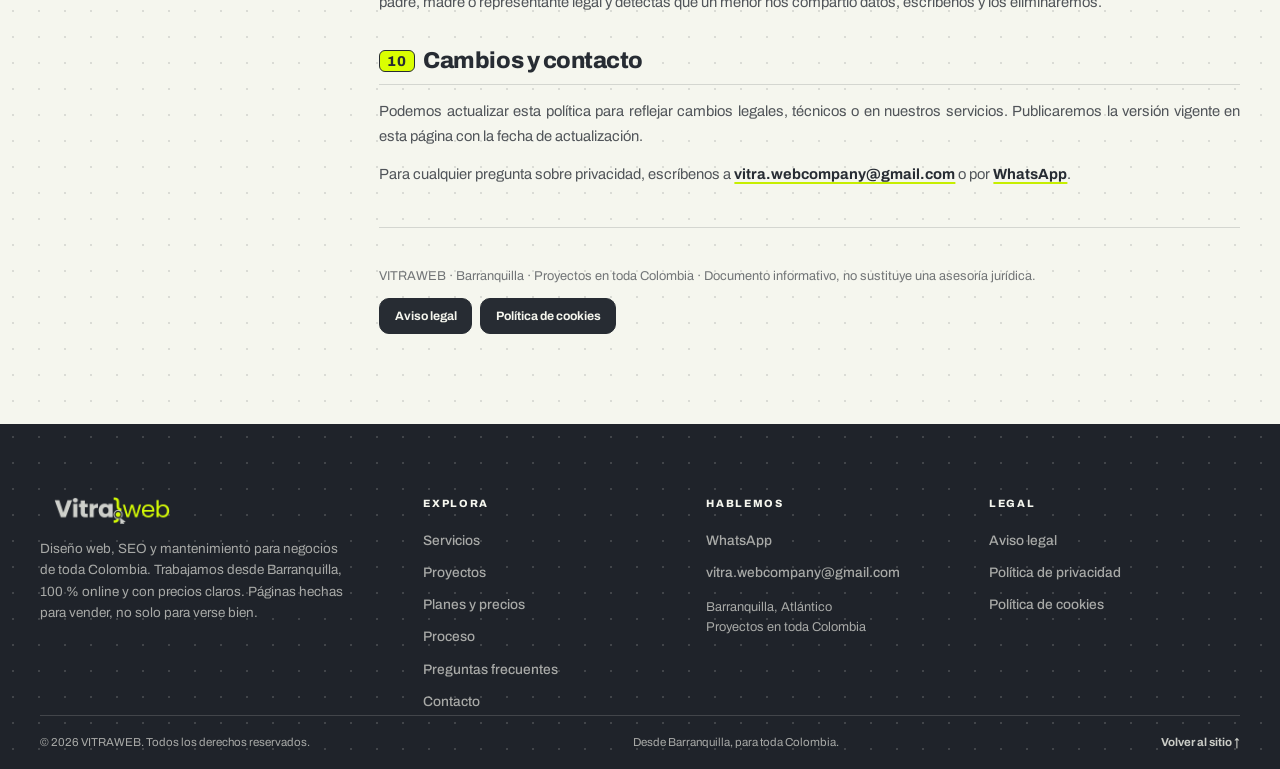
<file: VITRA.WEB/legal/politica-privacidad.html>
<!DOCTYPE html>
<html lang="es-CO">
<head>
  <meta charset="utf-8">
  <meta name="viewport" content="width=device-width, initial-scale=1">

  <title>Política de Privacidad | VITRAWEB</title>
  <meta name="description" content="Política de privacidad de VITRAWEB: qué datos tratamos, para qué los usamos, cuánto tiempo los conservamos y cómo ejercer tus derechos en Colombia.">
  <meta name="robots" content="index, follow">
  <meta name="author" content="VITRAWEB">
  <meta name="theme-color" content="#102C40">
  <link rel="canonical" href="https://vitraweb.co/legal/politica-privacidad.html">
  <link rel="alternate" hreflang="es-CO" href="https://vitraweb.co/legal/politica-privacidad.html">
  <link rel="alternate" hreflang="x-default" href="https://vitraweb.co/legal/politica-privacidad.html">

  <meta property="og:type" content="article">
  <meta property="og:site_name" content="VITRAWEB">
  <meta property="og:locale" content="es_CO">
  <meta property="og:title" content="Política de Privacidad | VITRAWEB">
  <meta property="og:description" content="Cómo tratamos tus datos personales y cómo ejercer tus derechos.">
  <meta property="og:url" content="https://vitraweb.co/legal/politica-privacidad.html">
  <meta property="og:image" content="https://vitraweb.co/assets/img/og.webp">
  <meta property="og:image:width" content="1200">
  <meta property="og:image:height" content="630">
  <meta property="og:image:alt" content="Política de Privacidad | VITRAWEB">
  <meta name="twitter:card" content="summary_large_image">
  <meta name="twitter:title" content="Política de Privacidad | VITRAWEB">
  <meta name="twitter:description" content="Cómo tratamos tus datos personales y cómo ejercer tus derechos.">
  <meta name="twitter:image" content="https://vitraweb.co/assets/img/og.webp">

  <link rel="icon" href="../assets/img/favicon.ico" sizes="any">
  <link rel="icon" type="image/png" href="../assets/img/favicon-32.png" sizes="32x32">
  <link rel="icon" type="image/png" href="../assets/img/favicon-16.png" sizes="16x16">
  <link rel="icon" type="image/png" href="../assets/img/favicon-96.png" sizes="96x96">
  <link rel="apple-touch-icon" href="../assets/img/favicon-180.png">

  <link rel="preconnect" href="https://fonts.googleapis.com">
  <link rel="preconnect" href="https://fonts.gstatic.com" crossorigin>
  <link href="https://fonts.googleapis.com/css2?family=Archivo:ital,wght@0,400..900;1,400..900&family=Newsreader:ital,opsz,wght@1,6..72,400..600&display=swap" rel="stylesheet">

  <link rel="stylesheet" href="../css/style.css">
  <link rel="stylesheet" href="../css/legal.css">
  <script src="../js/main.js" defer></script>
</head>
<body class="legal-page">
  <a class="skip-link" href="#main">Saltar al contenido principal</a>

  <header class="site-header">
    <div class="container legal-header__inner">
      <a class="brand" href="../index.html" aria-label="VITRAWEB, volver al inicio">
        <img src="../assets/img/logo-vitra-claro.webp" alt="VITRAWEB, estudio de diseño web para negocios de Colombia" width="616" height="120">
      </a>

      <nav class="legal-nav" aria-label="Navegación legal">
        <a href="../index.html">Inicio</a>
        <a href="../index.html#planes">Planes</a>
        <a href="../index.html#faq">Preguntas</a>
        <a href="aviso-legal.html">Aviso legal</a>
        <a href="politica-privacidad.html" aria-current="page">Privacidad</a>
        <a href="politica-cookies.html">Cookies</a>
      </nav>

      <div class="legal-header__actions">
        <a class="btn btn--ink btn--sm" href="../index.html#contacto">
          Cotiza tu web
          <svg class="btn__arrow" viewBox="0 0 24 24" fill="none" stroke="currentColor" stroke-width="1.8" stroke-linecap="round" stroke-linejoin="round" aria-hidden="true" focusable="false"><path d="M5 12h13"/><path d="m13 6 6 6-6 6"/></svg>
        </a>
      </div>
    </div>
  </header>

  <main id="main" class="legal">
    <div class="container">
      <nav class="legal__breadcrumb" aria-label="Ruta de navegación">
        <a href="../index.html">Inicio</a>
        <span aria-hidden="true">/</span>
        <span>Política de privacidad</span>
      </nav>

      <div class="legal__shell">
        <aside class="legal__toc" aria-labelledby="toc-title">
          <p class="legal__toc-title" id="toc-title">En esta página</p>
          <ol>
            <li><a href="#responsable">Responsable del tratamiento</a></li>
            <li><a href="#datos">Qué datos tratamos</a></li>
            <li><a href="#finalidad">Para qué los usamos</a></li>
            <li><a href="#base">Base legal y autorización</a></li>
            <li><a href="#conservacion">Conservación</a></li>
            <li><a href="#terceros">Terceros y transferencias</a></li>
            <li><a href="#derechos">Tus derechos</a></li>
            <li><a href="#seguridad">Seguridad</a></li>
            <li><a href="#menores">Menores de edad</a></li>
            <li><a href="#cambios">Cambios y contacto</a></li>
          </ol>
        </aside>

        <article class="legal__body">
          <header class="legal__header">
            <h1 class="legal__title">Política de <em>privacidad</em>.</h1>
            <p class="legal__lead">Queremos que sepas con claridad qué pasa con tus datos cuando nos escribes. Esta política explica qué información recibimos, para qué la usamos y cómo puedes controlarla.</p>
            <p class="legal__meta">
              <span>Última actualización: 13 de noviembre de 2026</span>
              <span>Ley 1581 de 2012</span>
            </p>
          </header>

          <section id="responsable">
            <h2 data-num="01">Responsable del tratamiento</h2>
            <p>El responsable del tratamiento de tus datos personales es <strong>VITRAWEB</strong> (persona natural), nombre del titular <strong>Manuel Ospino Pacheco</strong>, con NIT 1042848246 y domicilio en Barranquilla, Atlántico, Colombia.</p>
            <dl>
              <dt>Nombre comercial</dt>
              <dd>VITRAWEB</dd>
              <dt>Forma legal</dt>
              <dd>Persona natural</dd>
              <dt>NIT</dt>
              <dd>1042848246</dd>
              <dt>Nombre del titular</dt>
              <dd>Manuel Ospino Pacheco</dd>
              <dt>Correo para asuntos de datos personales</dt>
              <dd><a href="mailto:vitra.webcompany@gmail.com" data-copy-email="vitra.webcompany@gmail.com">vitra.webcompany@gmail.com</a></dd>
              <dt>WhatsApp</dt>
              <dd><a href="https://wa.me/573003100691" target="_blank" rel="noopener">+57 300 310 0691</a></dd>
              <dt>Domicilio</dt>
              <dd>Barranquilla, Atlántico, Colombia</dd>
            </dl>
          </section>

          <section id="datos">
            <h2 data-num="02">Qué datos tratamos</h2>
            <p>El formulario de contacto del sitio te permite escribirnos. Los campos que puedes diligenciar son:</p>
            <ul>
              <li><strong>Nombre</strong> (obligatorio).</li>
              <li><strong>Negocio o marca</strong> (opcional).</li>
              <li><strong>Número de WhatsApp</strong> (opcional).</li>
              <li><strong>Correo electrónico</strong> (opcional).</li>
              <li><strong>Plan de interés</strong> (obligatorio).</li>
              <li><strong>Mensaje</strong> con lo que necesitas (obligatorio).</li>
            </ul>
            <p>El formulario incluye un campo oculto antibots que no debes diligenciar; si se completa, el envío se descarta automáticamente.</p>
            <div class="legal__note">
              <p><strong>Importante:</strong> este sitio no guarda los datos del formulario en una base de datos ni los envía a un servidor propio. El mensaje se arma en tu navegador y se abre en WhatsApp para que lo revises y lo envíes tú. Solo recibimos la información cuando decides enviar el mensaje.</p>
            </div>
            <p>También podemos recibir datos cuando nos escribes directamente por correo o WhatsApp, cuando pides una propuesta o cuando contratas un servicio. En esos casos el tratamiento se limita a lo necesario para atender tu solicitud y ejecutar el contrato.</p>
          </section>

          <section id="finalidad">
            <h2 data-num="03">Para qué los usamos</h2>
            <p>Tratamos tus datos con las siguientes finalidades:</p>
            <ul>
              <li>Responder a tu consulta y darte información sobre planes, precios y tiempos.</li>
              <li>Preparar una propuesta comercial ajustada a lo que necesitas.</li>
              <li>Gestionar la relación contractual, los pagos y la entrega del proyecto.</li>
              <li>Prestar soporte, atender garantías y responder solicitudes posteriores.</li>
              <li>Cumplir obligaciones legales, contables y tributarias cuando correspondan.</li>
            </ul>
            <p>No usamos tus datos para enviarte publicidad masiva ni los vendemos a terceros. Si en algún momento quisiéramos usar tu testimonio o el proyecto en nuestro portafolio, te pediremos autorización expresa.</p>
          </section>

          <section id="base">
            <h2 data-num="04">Base legal y autorización</h2>
            <p>El tratamiento se fundamenta en tu <strong>autorización previa, expresa e informada</strong>, en la ejecución de la relación contractual y en el cumplimiento de obligaciones legales, conforme a la Ley 1581 de 2012 y el Decreto 1377 de 2013.</p>
            <p>Al marcar la casilla de privacidad antes de enviar el formulario, autorizas el tratamiento de tus datos para las finalidades descritas. Puedes retirar la autorización en cualquier momento, salvo cuando exista un deber legal o contractual de conservar la información.</p>
          </section>

          <section id="conservacion">
            <h2 data-num="05">Conservación</h2>
            <p>Conservamos la información durante el tiempo necesario para atender tu solicitud y, si contratas un servicio, durante la vigencia de la relación y los plazos legales aplicables (por ejemplo, obligaciones contables y tributarias).</p>
            <p>Si no llegamos a contratar, eliminamos o anonimizamos los datos cuando dejen de ser necesarios para la finalidad que motivó el contacto, salvo que nos pidas expresamente mantener el canal abierto para una futura propuesta.</p>
          </section>

          <section id="terceros">
            <h2 data-num="06">Terceros y transferencias</h2>
            <p>Para operar el sitio y atenderte utilizamos servicios de terceros que pueden tratar datos por cuenta propia o como encargados:</p>
            <div class="legal__table-wrap" role="region" aria-label="Servicios de terceros y qué implica cada uno" tabindex="0">
              <table class="legal__table">
                <thead>
                  <tr>
                    <th scope="col">Servicio</th>
                    <th scope="col">Para qué</th>
                    <th scope="col">Qué implica</th>
                  </tr>
                </thead>
                <tbody>
                  <tr>
                    <td>WhatsApp / Meta</td>
                    <td>Recibir y responder tus mensajes</td>
                    <td>Al abrir el enlace, tu uso se rige por las políticas de WhatsApp.</td>
                  </tr>
                  <tr>
                    <td>Google Fonts</td>
                    <td>Mostrar las tipografías del sitio</td>
                    <td>El navegador solicita las fuentes a servidores de Google, que recibe tu IP.</td>
                  </tr>
                  <tr>
                    <td>Proveedor de hosting</td>
                    <td>Publicar el sitio web</td>
                    <td>Puede registrar datos técnicos de acceso, como la IP, en sus logs.</td>
                  </tr>
                  <tr>
                    <td>Correo electrónico</td>
                    <td>Responder consultas y enviar propuestas</td>
                    <td>El proveedor de correo almacena los mensajes que intercambiamos.</td>
                  </tr>
                </tbody>
              </table>
            </div>
            <p>No realizamos transferencias internacionales de datos con fines comerciales distintas de las necesarias para usar estos servicios. Cuando un proveedor implique transferencia internacional, lo hacemos con base en las autorizaciones y garantías previstas en la normativa colombiana.</p>
          </section>

          <section id="derechos">
            <h2 data-num="07">Tus derechos</h2>
            <p>Como titular de los datos puedes ejercer los siguientes derechos:</p>
            <ol>
              <li><strong>Conocer</strong> qué datos tenemos y cómo los tratamos.</li>
              <li><strong>Actualizar y rectificar</strong> la información inexacta o incompleta.</li>
              <li><strong>Solicitar prueba</strong> de la autorización otorgada, cuando aplique.</li>
              <li><strong>Suprimir</strong> los datos cuando no exista un deber legal o contractual de conservarlos.</li>
              <li><strong>Revocar</strong> la autorización y oponerte al tratamiento.</li>
              <li><strong>Presentar quejas</strong> ante la Superintendencia de Industria y Comercio (SIC).</li>
            </ol>
            <p>Para ejercerlos, escríbenos a <a href="mailto:vitra.webcompany@gmail.com">vitra.webcompany@gmail.com</a> con el asunto “Datos personales” e indica tu nombre, el derecho que quieres ejercer y los datos involucrados. Responderemos en los plazos legales: hasta 10 días hábiles para consultas y 15 días hábiles para reclamos, prorrogables cuando la ley lo permita.</p>
            <p>Si consideras que no atendimos correctamente tu solicitud, puedes acudir a la <a href="https://www.sic.gov.co/" target="_blank" rel="noopener">Superintendencia de Industria y Comercio</a>.</p>
          </section>

          <section id="seguridad">
            <h2 data-num="08">Seguridad</h2>
            <p>Adoptamos medidas razonables de seguridad para proteger la información que recibimos: acceso restringido a los canales de contacto, contraseñas seguras y uso de conexiones cifradas en los servicios que lo permiten.</p>
            <p>Ningún sistema es infalible. Si detectamos un incidente que afecte tus datos, te informaremos y tomaremos las medidas necesarias para mitigarlo, conforme a la normativa aplicable. Te pedimos no compartir información sensible (datos de salud, financieros o de menores) por WhatsApp o correo, salvo que sea imprescindible para el proyecto.</p>
          </section>

          <section id="menores">
            <h2 data-num="09">Menores de edad</h2>
            <p>Nuestros servicios están dirigidos a personas mayores de edad. No recopilamos intencionalmente datos de menores de edad. Si eres padre, madre o representante legal y detectas que un menor nos compartió datos, escríbenos y los eliminaremos.</p>
          </section>

          <section id="cambios">
            <h2 data-num="10">Cambios y contacto</h2>
            <p>Podemos actualizar esta política para reflejar cambios legales, técnicos o en nuestros servicios. Publicaremos la versión vigente en esta página con la fecha de actualización.</p>
            <p>Para cualquier pregunta sobre privacidad, escríbenos a <a href="mailto:vitra.webcompany@gmail.com" data-copy-email="vitra.webcompany@gmail.com">vitra.webcompany@gmail.com</a> o por <a href="https://wa.me/573003100691" target="_blank" rel="noopener">WhatsApp</a>.</p>
          </section>

          <footer class="legal__footer">
            <p>VITRAWEB · Barranquilla · Proyectos en toda Colombia · Documento informativo, no sustituye una asesoría jurídica.</p>
            <div class="legal__footer-links">
              <a class="btn btn--ink btn--sm" href="aviso-legal.html">Aviso legal</a>
              <a class="btn btn--ink btn--sm" href="politica-cookies.html">Política de cookies</a>
            </div>
          </footer>
        </article>
      </div>
    </div>
  </main>

  <footer class="site-footer">
    <div class="container">
      <div class="footer__top">
        <div class="footer__brand">
          <a class="brand" href="../index.html" aria-label="VITRAWEB, volver al inicio">
            <img src="../assets/img/logo-vitra-claro.webp" alt="VITRAWEB, estudio de diseño web para negocios de Colombia" width="616" height="120" loading="lazy">
          </a>
          <p>Diseño web, SEO y mantenimiento para negocios de toda Colombia. Trabajamos desde Barranquilla, 100&nbsp;% online y con precios claros. Páginas hechas para vender, no solo para verse bien.</p>
        </div>

        <nav class="footer__nav" aria-label="Navegación del pie de página">
          <p class="footer__title">Explora</p>
          <a href="../index.html#servicios">Servicios</a>
          <a href="../index.html#proyectos">Proyectos</a>
          <a href="../index.html#planes">Planes y precios</a>
          <a href="../index.html#proceso">Proceso</a>
          <a href="../index.html#faq">Preguntas frecuentes</a>
          <a href="../index.html#contacto">Contacto</a>
        </nav>

        <div class="footer__contact">
          <p class="footer__title">Hablemos</p>
          <a href="https://wa.me/573003100691?text=Hola%20VITRAWEB%2C%20quiero%20informaci%C3%B3n%20sobre%20dise%C3%B1o%20web." target="_blank" rel="noopener">WhatsApp</a>
          <a href="mailto:vitra.webcompany@gmail.com" data-copy-email="vitra.webcompany@gmail.com">vitra.webcompany@gmail.com</a>
          <p>Barranquilla, Atlántico<br>Proyectos en toda Colombia</p>
        </div>

        <div class="footer__legal">
          <p class="footer__title">Legal</p>
          <a href="aviso-legal.html">Aviso legal</a>
          <a href="politica-privacidad.html">Política de privacidad</a>
          <a href="politica-cookies.html">Política de cookies</a>
        </div>
      </div>

      <div class="footer__bottom">
        <p>© <span data-year>2026</span> VITRAWEB. Todos los derechos reservados.</p>
        <p>Desde Barranquilla, para toda Colombia.</p>
        <a class="footer__top-link" href="../index.html">Volver al sitio ↑</a>
      </div>
    </div>
  </footer>

  <!-- Aviso de correo copiado -->
  <div class="toast" data-toast role="status" aria-live="polite" hidden>
    <span class="toast__dot" aria-hidden="true"></span>
    <p class="toast__text" data-toast-text></p>
    <button class="toast__close" type="button" data-toast-close aria-label="Cerrar aviso">×</button>
  </div>
  <!-- Aviso de cookies -->
  <div class="cookie-banner" data-cookie-banner hidden>
    <div class="cookie-banner__inner">
      <p>Este sitio no usa cookies publicitarias ni de seguimiento. Solo guardamos tu preferencia para no volver a mostrar este aviso. <a href="politica-cookies.html">Más información</a>.</p>
      <button class="btn btn--ink btn--sm" type="button" data-cookie-accept>Entendido</button>
    </div>
  </div>
</body>
</html>
</file>
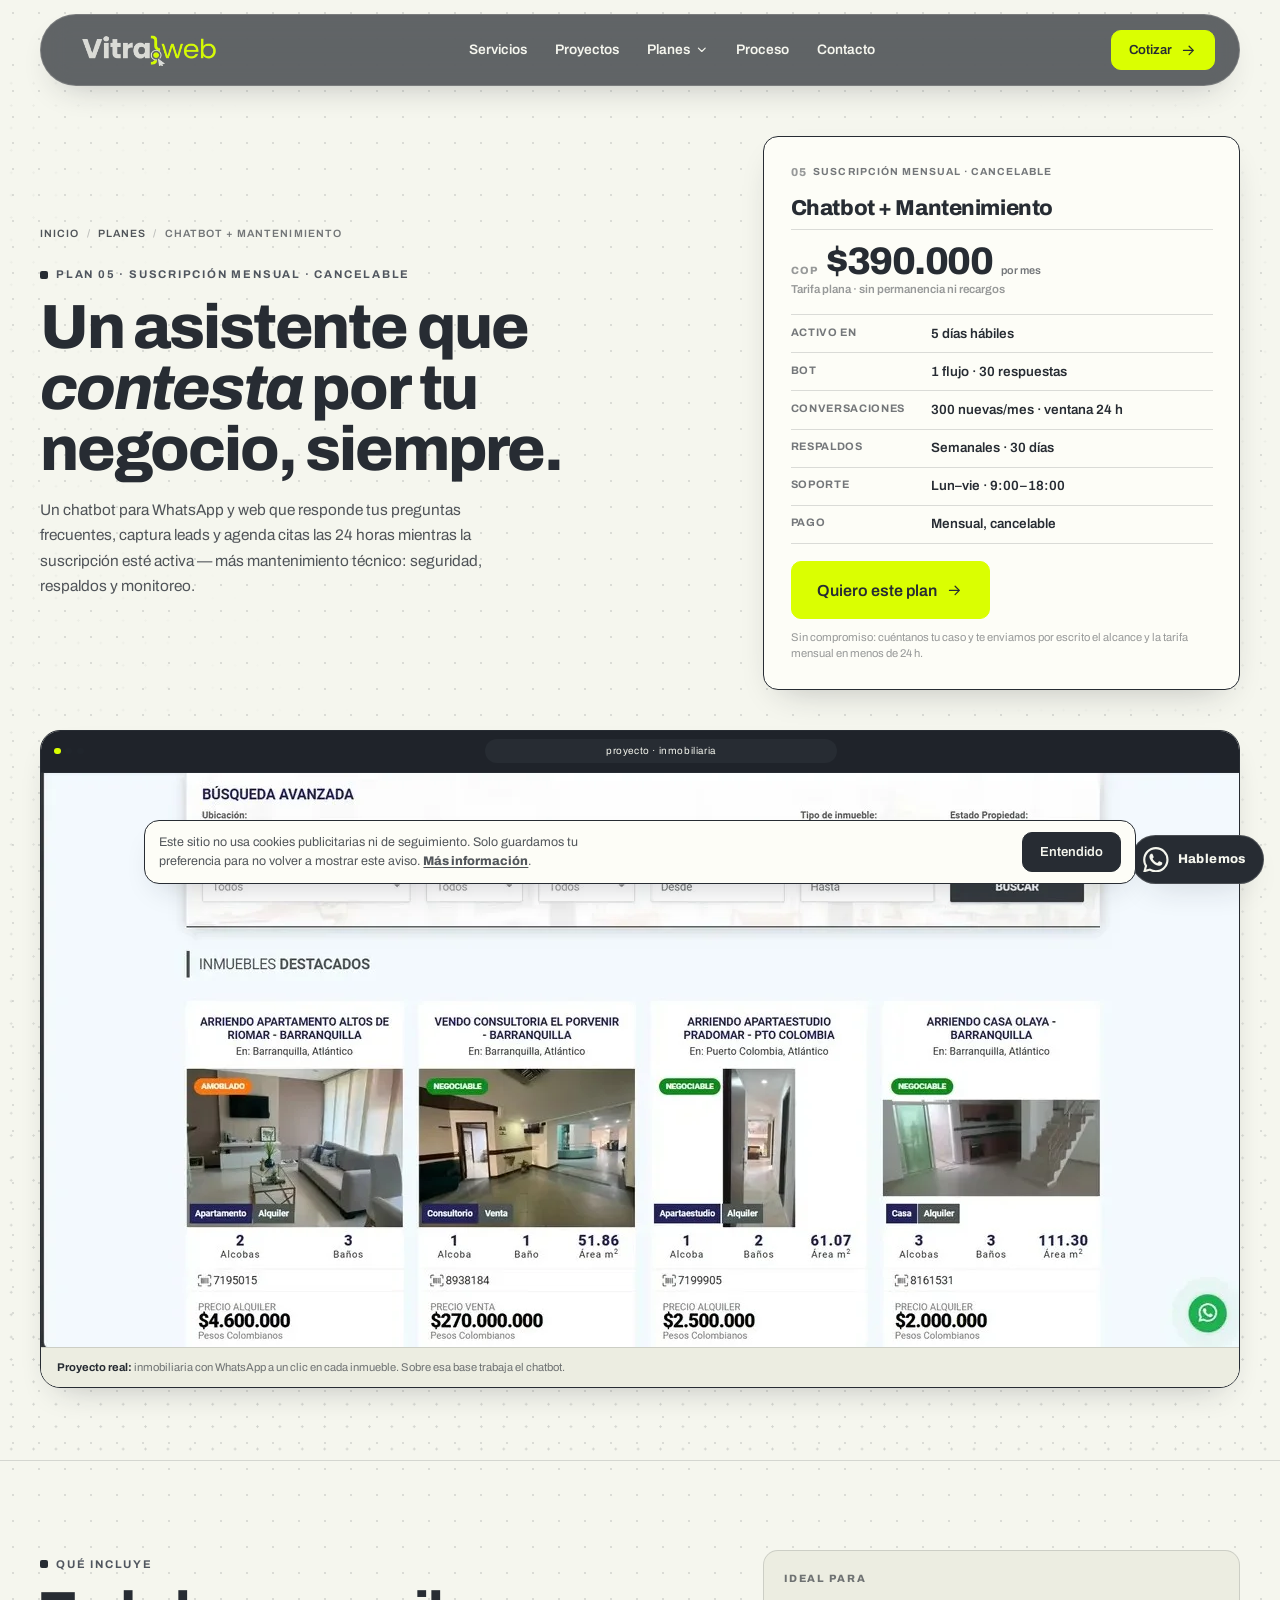
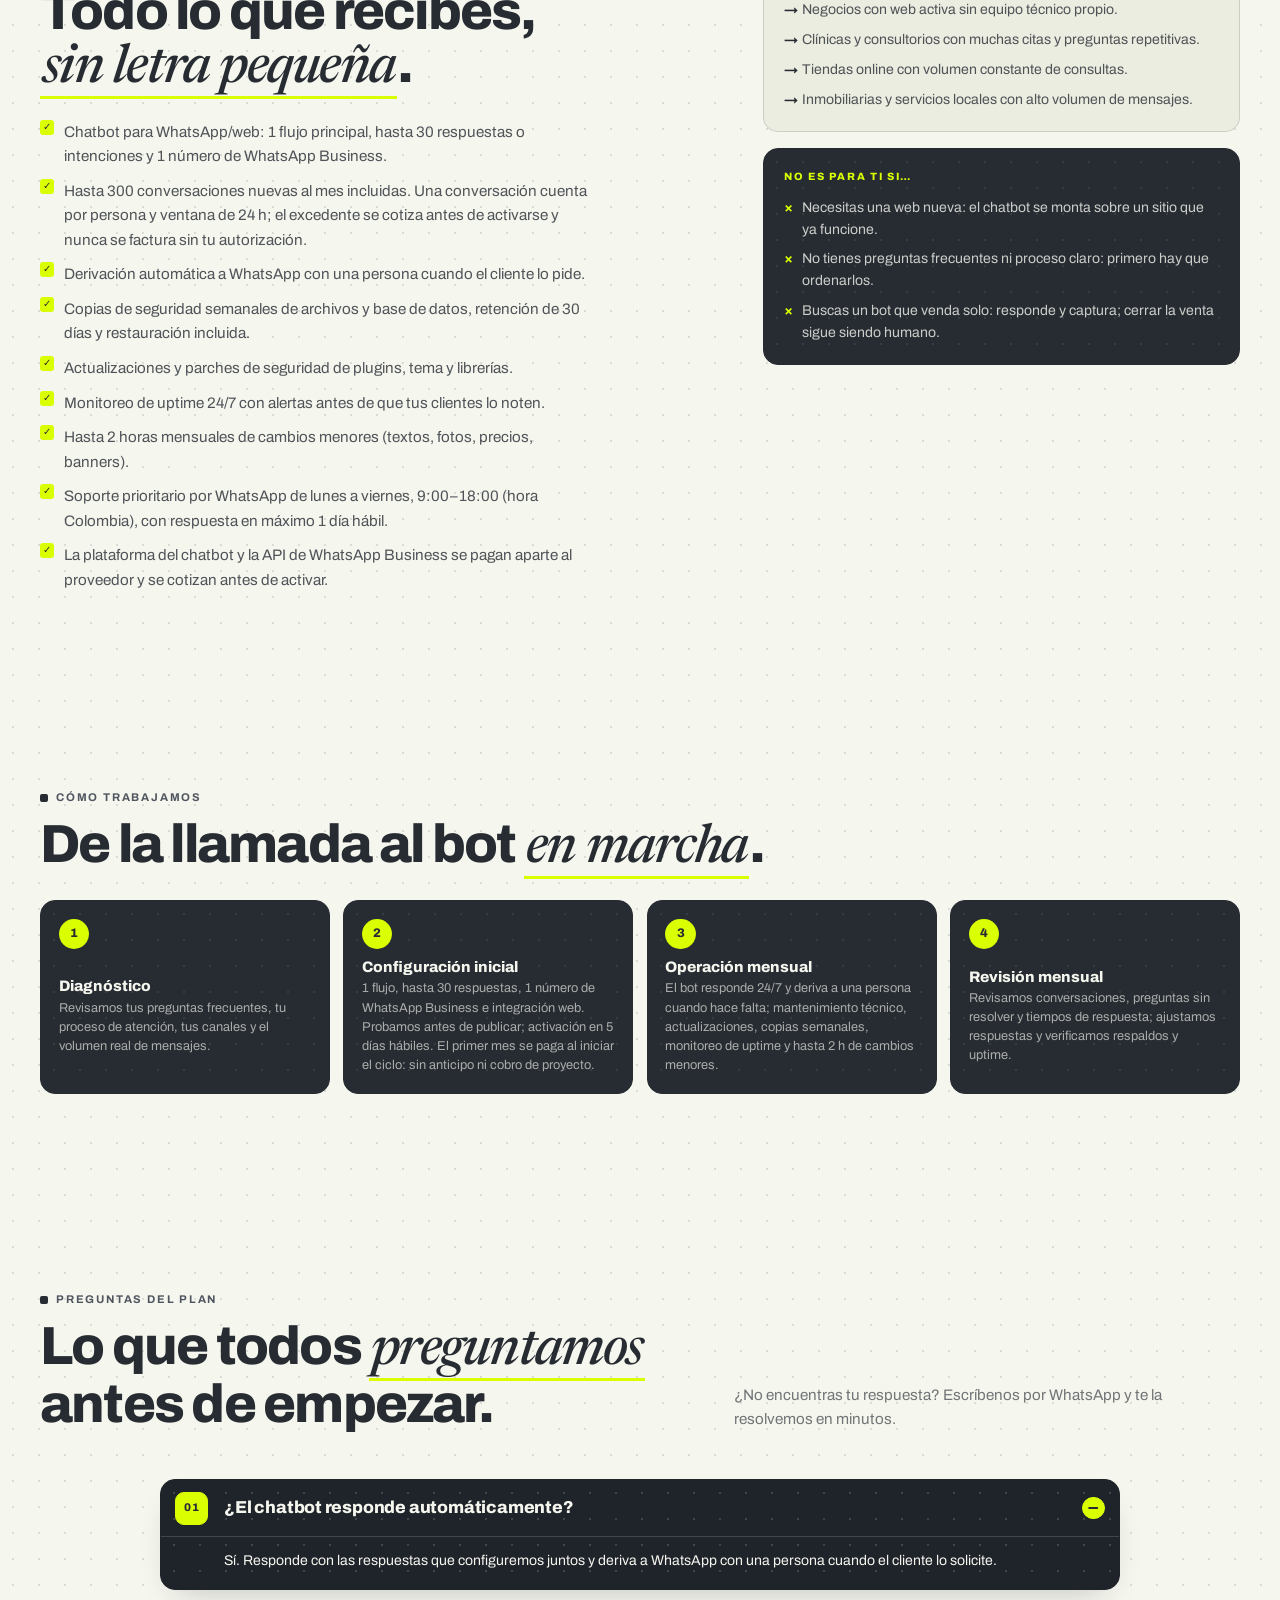
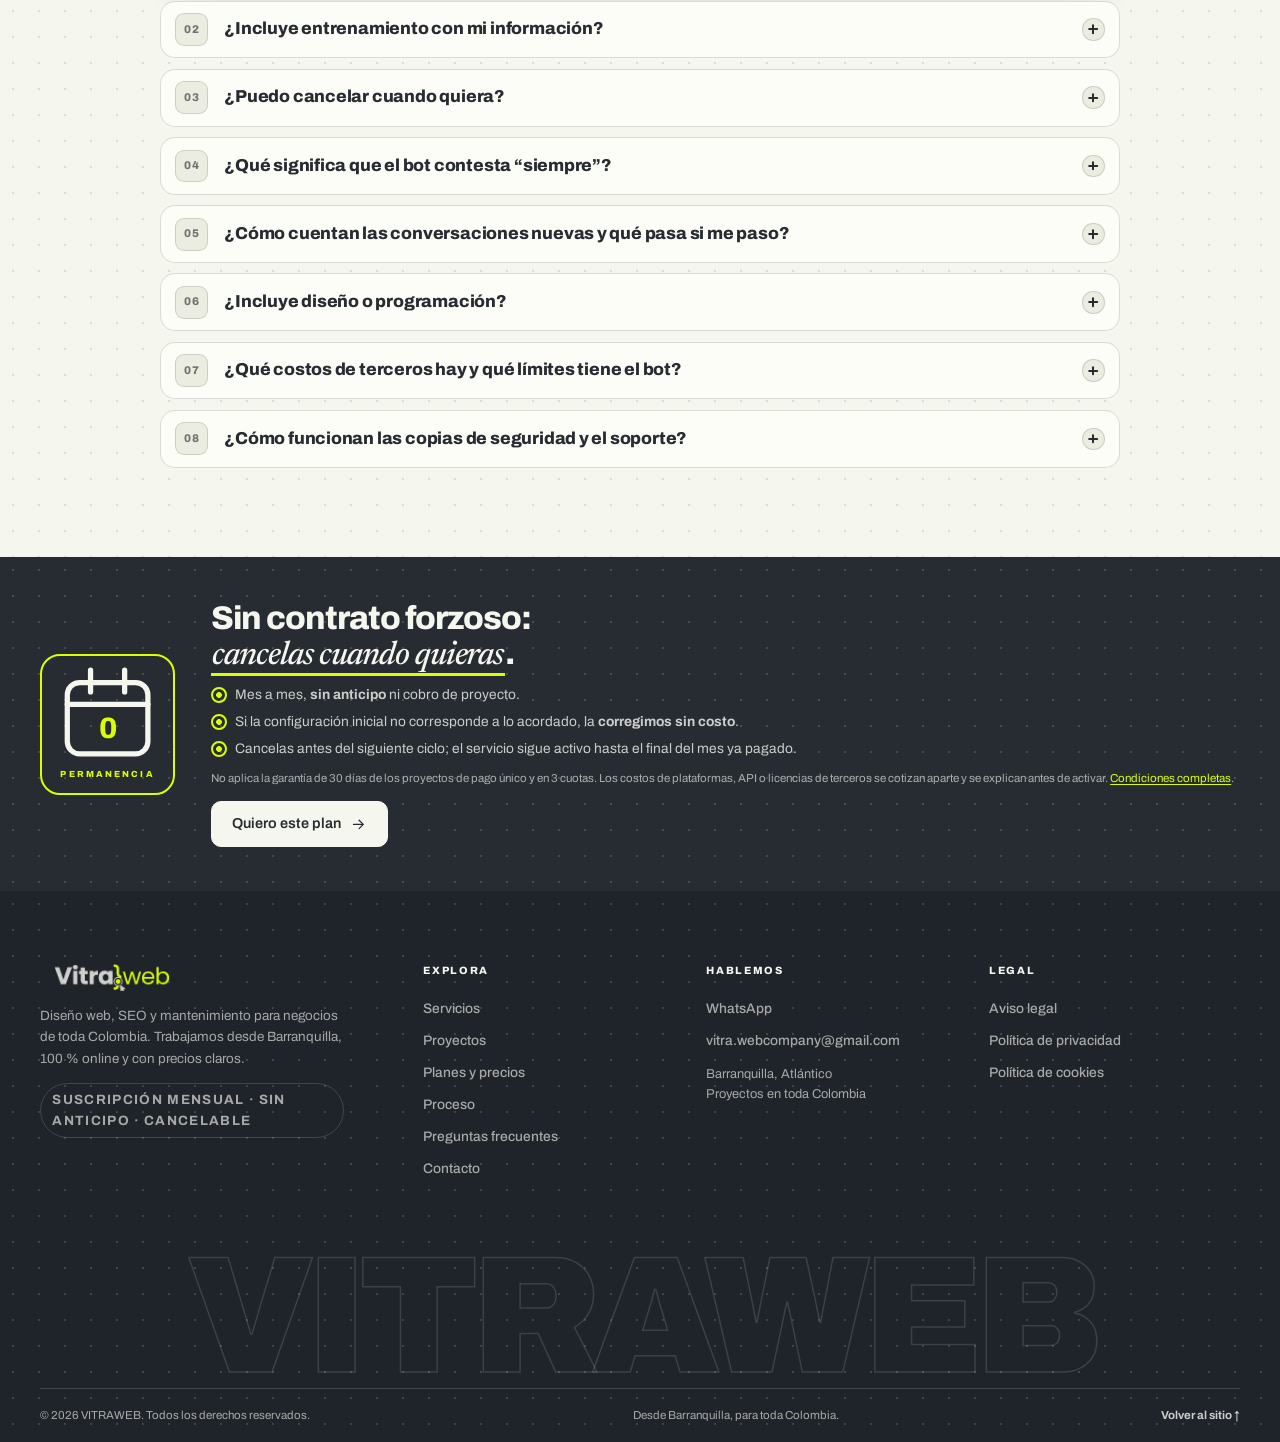
<file: VITRA.WEB/planes/chatbot-mantenimiento.html>
<!DOCTYPE html>
<html lang="es-CO" data-type="service">
<head>
  <meta charset="utf-8">
  <meta name="viewport" content="width=device-width, initial-scale=1">

  <title>Chatbot + Mantenimiento web | VITRAWEB</title>
  <meta name="description" content="Chatbot para WhatsApp y web con hasta 30 respuestas y mantenimiento con copias semanales. Desde $390.000/mes, sin contrato forzoso.">
  <meta name="robots" content="index, follow, max-image-preview:large">
  <meta name="author" content="VITRAWEB">
  <meta name="theme-color" content="#F5F6EE">
  <meta name="format-detection" content="telephone=no">
  <link rel="canonical" href="https://vitraweb.co/planes/chatbot-mantenimiento.html">
  <link rel="alternate" hreflang="es-CO" href="https://vitraweb.co/planes/chatbot-mantenimiento.html">
  <link rel="alternate" hreflang="x-default" href="https://vitraweb.co/planes/chatbot-mantenimiento.html">

  <meta property="og:type" content="website">
  <meta property="og:site_name" content="VITRAWEB">
  <meta property="og:locale" content="es_CO">
  <meta property="og:title" content="Chatbot + Mantenimiento web | VITRAWEB">
  <meta property="og:description" content="Chatbot para WhatsApp y web con hasta 30 respuestas y mantenimiento con copias semanales. Desde $390.000/mes, sin contrato forzoso.">
  <meta property="og:url" content="https://vitraweb.co/planes/chatbot-mantenimiento.html">
  <meta property="og:image" content="https://vitraweb.co/assets/img/og.webp">
  <meta property="og:image:width" content="1200">
  <meta property="og:image:height" content="630">
  <meta property="og:image:alt" content="Chatbot + Mantenimiento | VITRAWEB">
  <meta name="twitter:card" content="summary_large_image">
  <meta name="twitter:title" content="Chatbot + Mantenimiento web | VITRAWEB">
  <meta name="twitter:description" content="Chatbot para WhatsApp y web con hasta 30 respuestas y mantenimiento con copias semanales. Desde $390.000/mes, sin contrato forzoso.">
  <meta name="twitter:image" content="https://vitraweb.co/assets/img/og.webp">

  <link rel="icon" href="../assets/img/favicon.ico" sizes="any">
  <link rel="icon" type="image/png" href="../assets/img/favicon-32.png" sizes="32x32">
  <link rel="icon" type="image/png" href="../assets/img/favicon-16.png" sizes="16x16">
  <link rel="icon" type="image/png" href="../assets/img/favicon-96.png" sizes="96x96">
  <link rel="apple-touch-icon" href="../assets/img/favicon-180.png">

  <link rel="preconnect" href="https://fonts.googleapis.com">
  <link rel="preconnect" href="https://fonts.gstatic.com" crossorigin>
  <link href="https://fonts.googleapis.com/css2?family=Archivo:ital,wght@0,400..900;1,400..900&family=Newsreader:ital,opsz,wght@1,6..72,400..600&display=swap" rel="stylesheet">

  <link rel="stylesheet" href="../css/style.css">
  <script src="../js/main.js" defer></script>
  <noscript>
    <style>
      [data-enter]{opacity:1 !important;animation:none !important}
      /* Sin JS no se puede saber si la promo sigue vigente: se muestra solo precio de lista. */
      [data-promo-only],[data-promo-price],.countdown,.plans__promo{display:none !important}
      [data-regular-price]{display:block !important}
      /* Ya finalizada, la barra solo contiene el aviso de cierre: debe verse sin JS. */
      .is-promo-ended .plans__promo{display:block !important}
    </style>
  </noscript>

  <script type="application/ld+json" id="plan-service-schema">
{
    "@context": "https://schema.org",
    "@type": "Service",
    "serviceType": "Chatbot para WhatsApp y mantenimiento web",
    "name": "Chatbot + Mantenimiento",
    "description": "Chatbot para WhatsApp y web configurado con tu FAQ, captura de leads y agenda — más mantenimiento técnico mensual, copias de seguridad semanales, seguridad y monitoreo de uptime.",
    "provider": {
        "@id": "https://vitraweb.co/#business"
    },
    "areaServed": {
        "@type": "Country",
        "name": "Colombia"
    },
    "offers": {
        "@type": "Offer",
        "url": "https://vitraweb.co/planes/chatbot-mantenimiento.html",
        "priceCurrency": "COP",
        "price": "390000",
        "availability": "https://schema.org/InStock",
        "priceSpecification": {
            "@type": "UnitPriceSpecification",
            "price": "390000",
            "priceCurrency": "COP",
            "unitText": "mes",
            "unitCode": "MON",
            "billingDuration": {
                "@type": "QuantitativeValue",
                "value": 1,
                "unitCode": "MON",
                "unitText": "mes"
            },
            "billingIncrement": 1,
            "referenceQuantity": {
                "@type": "QuantitativeValue",
                "value": 1,
                "unitCode": "MON",
                "unitText": "mes"
            }
        }
    }
}
  </script>
  <script type="application/ld+json">
{
    "@context": "https://schema.org",
    "@type": "FAQPage",
    "mainEntity": [
        {
            "@type": "Question",
            "name": "¿El chatbot responde automáticamente?",
            "acceptedAnswer": {
                "@type": "Answer",
                "text": "Sí. Responde con las respuestas que configuremos juntos y deriva a WhatsApp con una persona cuando el cliente lo solicite."
            }
        },
        {
            "@type": "Question",
            "name": "¿Incluye entrenamiento con mi información?",
            "acceptedAnswer": {
                "@type": "Answer",
                "text": "Sí. Configuramos el flujo con tus preguntas y respuestas reales, tu horario y tu agenda."
            }
        },
        {
            "@type": "Question",
            "name": "¿Puedo cancelar cuando quiera?",
            "acceptedAnswer": {
                "@type": "Answer",
                "text": "Sí. Sin permanencia; cancelas antes del siguiente ciclo y el servicio sigue activo hasta el final del mes ya pagado."
            }
        },
        {
            "@type": "Question",
            "name": "¿Qué significa que el bot contesta “siempre”?",
            "acceptedAnswer": {
                "@type": "Answer",
                "text": "Que responde las 24 horas mientras la suscripción esté activa y WhatsApp o la web estén operativos. El monitoreo de uptime también es 24/7, pero el soporte humano y las correcciones son de lunes a viernes, 9:00–18:00 (hora Colombia), con respuesta en máximo 1 día hábil. No cubre caídas globales de WhatsApp/Meta, cambios de políticas del proveedor ni respuestas fuera del flujo configurado: en esos casos el bot deriva a una persona."
            }
        },
        {
            "@type": "Question",
            "name": "¿Cómo cuentan las conversaciones nuevas y qué pasa si me paso?",
            "acceptedAnswer": {
                "@type": "Answer",
                "text": "Una conversación nueva es una persona que escribe al bot por primera vez en una ventana de 24 horas; sus mensajes de seguimiento dentro de esa ventana no suman. Si la misma persona vuelve al día siguiente, cuenta como otra conversación. El plan incluye 300 nuevas al mes: al acercarnos al límite te avisamos y el excedente se cotiza antes de activarse. Nunca se factura sin tu autorización."
            }
        },
        {
            "@type": "Question",
            "name": "¿Incluye diseño o programación?",
            "acceptedAnswer": {
                "@type": "Answer",
                "text": "No incluye rediseñar el sitio ni desarrollar funcionalidades nuevas. Sí incluye la configuración del chatbot (flujo, respuestas e integración con WhatsApp/web), los ajustes menores de hasta 2 h mensuales y el mantenimiento técnico. Un rediseño o una funcionalidad nueva se cotiza aparte."
            }
        },
        {
            "@type": "Question",
            "name": "¿Qué costos de terceros hay y qué límites tiene el bot?",
            "acceptedAnswer": {
                "@type": "Answer",
                "text": "La plataforma del chatbot y la API de WhatsApp Business se pagan aparte al proveedor; te mostramos el costo antes de activar. El plan incluye 1 número, 1 flujo principal, hasta 30 respuestas y 300 conversaciones nuevas al mes (contadas por persona y ventana de 24 h). Si necesitas más números, flujos o volumen, se cotiza la ampliación antes de activarla. El bot no procesa pagos ni cierra ventas: responde, captura datos y deriva a una persona."
            }
        },
        {
            "@type": "Question",
            "name": "¿Cómo funcionan las copias de seguridad y el soporte?",
            "acceptedAnswer": {
                "@type": "Answer",
                "text": "Hacemos copias semanales de archivos y base de datos con retención de 30 días y restauración incluida. El soporte humano es por WhatsApp de lunes a viernes, 9:00–18:00 (hora Colombia), con respuesta en máximo 1 día hábil; el monitoreo de uptime es 24/7. No cubre recuperar contenido que el cliente haya eliminado ni cambios fuera del alcance."
            }
        }
    ]
}
  </script>
</head>
<body>
  <a class="skip-link" href="#main">Saltar al contenido principal</a>

  <header class="site-header">
    <div class="container header__inner">
      <a class="brand" href="../index.html" aria-label="VITRAWEB, volver al inicio">
        <img src="../assets/img/logo-vitra-claro.webp" alt="VITRAWEB, estudio de diseño web para negocios de Colombia" width="616" height="120">
      </a>

      <input class="nav-check" type="checkbox" id="nav-check">
      <label class="nav-toggle" for="nav-check">
        <span class="nav-toggle__bars" aria-hidden="true"></span>
        <span class="sr-only">Abrir menú de navegación</span>
      </label>

      <nav class="primary-nav" id="primary-nav" aria-label="Navegación principal">
        <a href="../index.html#servicios">Servicios</a>
        <a href="../index.html#proyectos">Proyectos</a>
        <div class="nav-item nav-item--menu">
          <a href="../index.html#planes" class="nav-menu__toggle" aria-expanded="false" aria-controls="nav-menu-planes">Planes
            <svg class="nav-caret" viewBox="0 0 24 24" fill="none" stroke="currentColor" stroke-width="2" stroke-linecap="round" stroke-linejoin="round" aria-hidden="true" focusable="false"><path d="m6 9 6 6 6-6"/></svg>
          </a>
          <div class="nav-menu" id="nav-menu-planes" role="navigation" aria-label="Planes y precios">
            <p class="nav-menu__eyebrow">Pago único · 50 % OFF</p>
            <a class="nav-menu__item" href="../planes/landing-page-express.html"><span class="nav-menu__name">Landing Page Express</span><span class="nav-menu__price">$450.000</span></a>
            <a class="nav-menu__item" href="../planes/identidad-visual-copywriting.html"><span class="nav-menu__name">Identidad Visual + Copywriting</span><span class="nav-menu__price">$600.000</span></a>
            <a class="nav-menu__item" href="../planes/web-corporativa-360.html"><span class="nav-menu__name">Web Corporativa 360</span><span class="nav-menu__price">$1.200.000</span></a>
            <a class="nav-menu__item" href="../planes/tienda-online-e-commerce.html"><span class="nav-menu__name">Tienda Online E-commerce</span><span class="nav-menu__price">$1.800.000</span></a>
            <p class="nav-menu__eyebrow">Suscripción mensual · cancelable</p>
            <a class="nav-menu__item" href="../planes/chatbot-mantenimiento.html"><span class="nav-menu__name">Chatbot + Mantenimiento</span><span class="nav-menu__price">$390.000/mes</span></a>
            <a class="nav-menu__item" href="../planes/seo-google-business.html"><span class="nav-menu__name">SEO + Google Business</span><span class="nav-menu__price">$490.000/mes</span></a>
            <a class="nav-menu__all" href="../index.html#planes">Ver todos los planes y precios <svg class="btn__arrow" viewBox="0 0 24 24" fill="none" stroke="currentColor" stroke-width="1.8" stroke-linecap="round" stroke-linejoin="round" aria-hidden="true" focusable="false"><path d="M5 12h13"/><path d="m13 6 6 6-6 6"/></svg></a>
          </div>
        </div>
        <a href="../index.html#proceso">Proceso</a>
        <a href="../index.html#contacto">Contacto</a>
        <a class="btn btn--ink btn--sm primary-nav__cta" href="https://wa.me/573003100691?text=Hola%20VITRAWEB%2C%20quiero%20cotizar%20el%20plan%20Chatbot%20%2B%20Mantenimiento." target="_blank" rel="noopener">
          Cotizar
          <svg class="btn__arrow" viewBox="0 0 24 24" fill="none" stroke="currentColor" stroke-width="1.8" stroke-linecap="round" stroke-linejoin="round" aria-hidden="true" focusable="false"><path d="M5 12h13"/><path d="m13 6 6 6-6 6"/></svg>
        </a>
      </nav>

      <a class="btn btn--ink btn--sm header__cta" href="https://wa.me/573003100691?text=Hola%20VITRAWEB%2C%20quiero%20cotizar%20el%20plan%20Chatbot%20%2B%20Mantenimiento." target="_blank" rel="noopener">
        Cotizar
        <svg class="btn__arrow" viewBox="0 0 24 24" fill="none" stroke="currentColor" stroke-width="1.8" stroke-linecap="round" stroke-linejoin="round" aria-hidden="true" focusable="false"><path d="M5 12h13"/><path d="m13 6 6 6-6 6"/></svg>
      </a>
    </div>
  </header>

  <main id="main">
    <section class="plan-hero" aria-labelledby="plan-title">
      <div class="container plan-hero__grid">
        <div class="plan-hero__copy">
          <nav class="breadcrumb" aria-label="Ruta de navegación">
            <a href="../index.html">Inicio</a>
            <span aria-hidden="true">/</span>
            <a href="../index.html#planes">Planes</a>
            <span aria-hidden="true">/</span>
            <span>Chatbot + Mantenimiento</span>
          </nav>

          <p class="eyebrow" data-enter style="--delay:.05s"><span class="eyebrow__dot" aria-hidden="true"></span> Plan 05 · Suscripción mensual · cancelable</p>
          <h1 class="plan-hero__title" id="plan-title" data-enter style="--delay:.14s">Un asistente que <em>contesta</em> por tu negocio, siempre.</h1>
          <p class="plan-hero__lead" data-enter style="--delay:.24s">Un chatbot para WhatsApp y web que responde tus preguntas frecuentes, captura leads y agenda citas las 24 horas mientras la suscripción esté activa — más mantenimiento técnico: seguridad, respaldos y monitoreo.</p>
        </div>

        <aside class="plan-hero__card" aria-label="Precio y condiciones del plan" data-enter style="--delay:.2s">
          <p class="plan__kicker"><span class="plan__index" aria-hidden="true">05</span><span class="plan__type">Suscripción mensual · cancelable</span></p>
          <h2 class="plan-hero__card-name">Chatbot + Mantenimiento</h2>

          <p class="plan__amount"><span class="plan__currency">COP</span><span class="plan__value">$390.000</span><span class="plan__period">por mes</span></p>
          <p class="plan__compare plan__compare--flat">Tarifa plana · sin permanencia ni recargos</p>

          <dl class="plan-hero__facts">
            <div class="plan-hero__fact"><dt>Activo en</dt><dd>5 días hábiles</dd></div>
            <div class="plan-hero__fact"><dt>Bot</dt><dd>1 flujo · 30 respuestas</dd></div>
            <div class="plan-hero__fact"><dt>Conversaciones</dt><dd>300 nuevas/mes · ventana 24 h</dd></div>
            <div class="plan-hero__fact"><dt>Respaldos</dt><dd>Semanales · 30 días</dd></div>
            <div class="plan-hero__fact"><dt>Soporte</dt><dd>Lun–vie · 9:00–18:00</dd></div>
            <div class="plan-hero__fact"><dt>Pago</dt><dd>Mensual, cancelable</dd></div>
          </dl>

          <a class="btn btn--lime btn--xl" href="https://wa.me/573003100691?text=Hola%20VITRAWEB%2C%20quiero%20cotizar%20el%20plan%20Chatbot%20%2B%20Mantenimiento." target="_blank" rel="noopener">
            Quiero este plan
            <svg class="btn__arrow" viewBox="0 0 24 24" fill="none" stroke="currentColor" stroke-width="1.8" stroke-linecap="round" stroke-linejoin="round" aria-hidden="true" focusable="false"><path d="M5 12h13"/><path d="m13 6 6 6-6 6"/></svg>
          </a>
          <p class="plan-hero__note">Sin compromiso: cuéntanos tu caso y te enviamos por escrito el alcance y la tarifa mensual en menos de 24 h.</p>

        </aside>
      </div>

      <div class="container">
        <figure class="plan-hero__photo plan-hero__photo--shot" data-enter style="--delay:.3s">
          <div class="plan-hero__chrome" aria-hidden="true">
            <span class="plan-hero__dots"><i></i><i></i><i></i></span>
            <span class="plan-hero__chrome-url">proyecto · inmobiliaria</span>
          </div>
          <img src="../assets/img/portfolio-inmobiliaria.webp" alt="Sitio inmobiliario con botón de WhatsApp integrado en todas las propiedades, construido por VITRAWEB" width="1200" height="574" loading="lazy" decoding="async">
          <figcaption class="plan-hero__caption"><strong>Proyecto real:</strong> inmobiliaria con WhatsApp a un clic en cada inmueble. Sobre esa base trabaja el chatbot.</figcaption>
        </figure>
      </div>
    </section>

    <section class="plan-includes" aria-labelledby="includes-title">
      <div class="container plan-includes__grid">
        <div>
          <p class="eyebrow"><span class="eyebrow__dot" aria-hidden="true"></span> Qué incluye</p>
          <h2 class="section-head__title" id="includes-title">Todo lo que recibes, <em>sin letra pequeña</em>.</h2>
          <ul class="plan-includes__list">
              <li>Chatbot para WhatsApp/web: 1 flujo principal, hasta 30 respuestas o intenciones y 1 número de WhatsApp Business.</li>
              <li>Hasta 300 conversaciones nuevas al mes incluidas. Una conversación cuenta por persona y ventana de 24 h; el excedente se cotiza antes de activarse y nunca se factura sin tu autorización.</li>
              <li>Derivación automática a WhatsApp con una persona cuando el cliente lo pide.</li>
              <li>Copias de seguridad semanales de archivos y base de datos, retención de 30 días y restauración incluida.</li>
              <li>Actualizaciones y parches de seguridad de plugins, tema y librerías.</li>
              <li>Monitoreo de uptime 24/7 con alertas antes de que tus clientes lo noten.</li>
              <li>Hasta 2 horas mensuales de cambios menores (textos, fotos, precios, banners).</li>
              <li>Soporte prioritario por WhatsApp de lunes a viernes, 9:00–18:00 (hora Colombia), con respuesta en máximo 1 día hábil.</li>
              <li>La plataforma del chatbot y la API de WhatsApp Business se pagan aparte al proveedor y se cotizan antes de activar.</li>
          </ul>
        </div>

        <aside class="plan-includes__aside" aria-label="Detalle del plan">
          <div class="plan-aside">
            <p class="plan-aside__title">Ideal para</p>
            <ul class="plan-aside__list">
            <li>Negocios con web activa sin equipo técnico propio.</li>
            <li>Clínicas y consultorios con muchas citas y preguntas repetitivas.</li>
            <li>Tiendas online con volumen constante de consultas.</li>
            <li>Inmobiliarias y servicios locales con alto volumen de mensajes.</li>
            </ul>
          </div>
          <div class="plan-aside plan-aside--warn">
            <p class="plan-aside__title">No es para ti si…</p>
            <ul class="plan-aside__list">
              <li>Necesitas una web nueva: el chatbot se monta sobre un sitio que ya funcione.</li>
              <li>No tienes preguntas frecuentes ni proceso claro: primero hay que ordenarlos.</li>
              <li>Buscas un bot que venda solo: responde y captura; cerrar la venta sigue siendo humano.</li>
            </ul>
          </div>
        </aside>
      </div>
    </section>

    <section class="proceso" aria-labelledby="process-title">
      <div class="container">
        <p class="eyebrow"><span class="eyebrow__dot" aria-hidden="true"></span> Cómo trabajamos</p>
        <h2 class="section-head__title" id="process-title">De la llamada al bot <em>en marcha</em>.</h2>

        <ol class="plan-steps">
          <li class="plan-step"><span class="plan-step__num" aria-hidden="true">1</span><div><h3 class="plan-step__title">Diagnóstico</h3><p class="plan-step__text">Revisamos tus preguntas frecuentes, tu proceso de atención, tus canales y el volumen real de mensajes.</p></div></li>
          <li class="plan-step"><span class="plan-step__num" aria-hidden="true">2</span><div><h3 class="plan-step__title">Configuración inicial</h3><p class="plan-step__text">1 flujo, hasta 30 respuestas, 1 número de WhatsApp Business e integración web. Probamos antes de publicar; activación en 5 días hábiles. El primer mes se paga al iniciar el ciclo: sin anticipo ni cobro de proyecto.</p></div></li>
          <li class="plan-step"><span class="plan-step__num" aria-hidden="true">3</span><div><h3 class="plan-step__title">Operación mensual</h3><p class="plan-step__text">El bot responde 24/7 y deriva a una persona cuando hace falta; mantenimiento técnico, actualizaciones, copias semanales, monitoreo de uptime y hasta 2 h de cambios menores.</p></div></li>
          <li class="plan-step"><span class="plan-step__num" aria-hidden="true">4</span><div><h3 class="plan-step__title">Revisión mensual</h3><p class="plan-step__text">Revisamos conversaciones, preguntas sin resolver y tiempos de respuesta; ajustamos respuestas y verificamos respaldos y uptime.</p></div></li>
        </ol>
      </div>
    </section>

    <section class="faq" aria-labelledby="faq-title">
      <div class="container">
        <div class="section-head">
          <div class="section-head__lead">
            <p class="eyebrow"><span class="eyebrow__dot" aria-hidden="true"></span> Preguntas del plan</p>
            <h2 class="section-head__title" id="faq-title">Lo que todos <em>preguntamos</em> antes de empezar.</h2>
          </div>
          <div class="section-head__aside">
            <p>¿No encuentras tu respuesta? Escríbenos por WhatsApp y te la resolvemos en minutos.</p>
          </div>
        </div>

        <div class="faq__grid">
          <details class="faq__item" open>
            <summary class="faq__summary">
              <span class="faq__index" aria-hidden="true">01</span>
              <span class="faq__question">¿El chatbot responde automáticamente?</span>
              <span class="faq__icon" aria-hidden="true"></span>
            </summary>
            <p class="faq__answer">Sí. Responde con las respuestas que configuremos juntos y deriva a WhatsApp con una persona cuando el cliente lo solicite.</p>
          </details>

          <details class="faq__item">
            <summary class="faq__summary">
              <span class="faq__index" aria-hidden="true">02</span>
              <span class="faq__question">¿Incluye entrenamiento con mi información?</span>
              <span class="faq__icon" aria-hidden="true"></span>
            </summary>
            <p class="faq__answer">Sí. Configuramos el flujo con tus preguntas y respuestas reales, tu horario y tu agenda.</p>
          </details>

          <details class="faq__item">
            <summary class="faq__summary">
              <span class="faq__index" aria-hidden="true">03</span>
              <span class="faq__question">¿Puedo cancelar cuando quiera?</span>
              <span class="faq__icon" aria-hidden="true"></span>
            </summary>
            <p class="faq__answer">Sí. Sin permanencia; cancelas antes del siguiente ciclo y el servicio sigue activo hasta el final del mes ya pagado.</p>
          </details>

          <details class="faq__item">
            <summary class="faq__summary">
              <span class="faq__index" aria-hidden="true">04</span>
              <span class="faq__question">¿Qué significa que el bot contesta “siempre”?</span>
              <span class="faq__icon" aria-hidden="true"></span>
            </summary>
            <p class="faq__answer">Que responde las 24 horas mientras la suscripción esté activa y WhatsApp o la web estén operativos. El monitoreo de uptime también es 24/7, pero el soporte humano y las correcciones son de lunes a viernes, 9:00–18:00 (hora Colombia), con respuesta en máximo 1 día hábil. No cubre caídas globales de WhatsApp/Meta, cambios de políticas del proveedor ni respuestas fuera del flujo configurado: en esos casos el bot deriva a una persona.</p>
          </details>

          <details class="faq__item">
            <summary class="faq__summary">
              <span class="faq__index" aria-hidden="true">05</span>
              <span class="faq__question">¿Cómo cuentan las conversaciones nuevas y qué pasa si me paso?</span>
              <span class="faq__icon" aria-hidden="true"></span>
            </summary>
            <p class="faq__answer">Una conversación nueva es una persona que escribe al bot por primera vez en una ventana de 24 horas; sus mensajes de seguimiento dentro de esa ventana no suman. Si la misma persona vuelve al día siguiente, cuenta como otra conversación. El plan incluye 300 nuevas al mes: al acercarnos al límite te avisamos y el excedente se cotiza antes de activarse. Nunca se factura sin tu autorización.</p>
          </details>

          <details class="faq__item">
            <summary class="faq__summary">
              <span class="faq__index" aria-hidden="true">06</span>
              <span class="faq__question">¿Incluye diseño o programación?</span>
              <span class="faq__icon" aria-hidden="true"></span>
            </summary>
            <p class="faq__answer">No incluye rediseñar el sitio ni desarrollar funcionalidades nuevas. Sí incluye la configuración del chatbot (flujo, respuestas e integración con WhatsApp/web), los ajustes menores de hasta 2 h mensuales y el mantenimiento técnico. Un rediseño o una funcionalidad nueva se cotiza aparte.</p>
          </details>

          <details class="faq__item">
            <summary class="faq__summary">
              <span class="faq__index" aria-hidden="true">07</span>
              <span class="faq__question">¿Qué costos de terceros hay y qué límites tiene el bot?</span>
              <span class="faq__icon" aria-hidden="true"></span>
            </summary>
            <p class="faq__answer">La plataforma del chatbot y la API de WhatsApp Business se pagan aparte al proveedor; te mostramos el costo antes de activar. El plan incluye 1 número, 1 flujo principal, hasta 30 respuestas y 300 conversaciones nuevas al mes (contadas por persona y ventana de 24 h). Si necesitas más números, flujos o volumen, se cotiza la ampliación antes de activarla. El bot no procesa pagos ni cierra ventas: responde, captura datos y deriva a una persona.</p>
          </details>

          <details class="faq__item">
            <summary class="faq__summary">
              <span class="faq__index" aria-hidden="true">08</span>
              <span class="faq__question">¿Cómo funcionan las copias de seguridad y el soporte?</span>
              <span class="faq__icon" aria-hidden="true"></span>
            </summary>
            <p class="faq__answer">Hacemos copias semanales de archivos y base de datos con retención de 30 días y restauración incluida. El soporte humano es por WhatsApp de lunes a viernes, 9:00–18:00 (hora Colombia), con respuesta en máximo 1 día hábil; el monitoreo de uptime es 24/7. No cubre recuperar contenido que el cliente haya eliminado ni cambios fuera del alcance.</p>
          </details>
        </div>
      </div>
    </section>

    <section class="garantia" aria-label="Suscripción sin permanencia">
      <div class="container garantia__inner">
        <div class="garantia__seal" aria-hidden="true">
          <svg class="garantia__cal" viewBox="0 0 64 64" focusable="false" aria-hidden="true">
            <rect x="6" y="12" width="52" height="46" rx="8"/>
            <path d="M6 26h52M21 4v14M43 4v14"/>
            <text class="garantia__calnum" x="32" y="48" text-anchor="middle">0</text>
          </svg>
          <span class="garantia__seal-label">permanencia</span>
        </div>
        <div class="garantia__body">
          <h2 class="garantia__title">Sin contrato forzoso: <em>cancelas cuando quieras</em>.</h2>
          <ul class="garantia__list">
            <li>Mes a mes, <strong>sin anticipo</strong> ni cobro de proyecto.</li>
            <li>Si la configuración inicial no corresponde a lo acordado, la <strong>corregimos sin costo</strong>.</li>
            <li>Cancelas antes del siguiente ciclo; el servicio sigue activo hasta el final del mes ya pagado.</li>
          </ul>
          <p class="garantia__small">No aplica la garantía de 30 días de los proyectos de pago único y en 3 cuotas. Los costos de plataformas, API o licencias de terceros se cotizan aparte y se explican antes de activar. <a href="../legal/aviso-legal.html">Condiciones completas</a>.</p>
          <a class="btn btn--paper garantia__cta" href="https://wa.me/573003100691?text=Hola%20VITRAWEB%2C%20quiero%20cotizar%20el%20plan%20Chatbot%20%2B%20Mantenimiento." target="_blank" rel="noopener">
            Quiero este plan
            <svg class="btn__arrow" viewBox="0 0 24 24" fill="none" stroke="currentColor" stroke-width="1.8" stroke-linecap="round" stroke-linejoin="round" aria-hidden="true" focusable="false"><path d="M5 12h13"/><path d="m13 6 6 6-6 6"/></svg>
          </a>
        </div>
      </div>
    </section>
  </main>

  <footer class="site-footer">
    <div class="container">
      <div class="footer__top">
        <div class="footer__brand">
          <a class="brand" href="../index.html" aria-label="VITRAWEB, volver al inicio">
            <img src="../assets/img/logo-vitra-claro.webp" alt="VITRAWEB, estudio de diseño web para negocios de Colombia" width="616" height="120" loading="lazy">
          </a>
          <p>Diseño web, SEO y mantenimiento para negocios de toda Colombia. Trabajamos desde Barranquilla, 100&nbsp;% online y con precios claros.</p>
          <p class="footer__badge">Suscripción mensual · sin anticipo · cancelable</p>
        </div>

        <nav class="footer__nav" aria-label="Navegación del pie de página">
          <p class="footer__title">Explora</p>
          <a href="../index.html#servicios">Servicios</a>
          <a href="../index.html#proyectos">Proyectos</a>
          <a href="../index.html#planes">Planes y precios</a>
          <a href="../index.html#proceso">Proceso</a>
          <a href="../index.html#faq">Preguntas frecuentes</a>
          <a href="../index.html#contacto">Contacto</a>
        </nav>

        <div class="footer__contact">
          <p class="footer__title">Hablemos</p>
          <a href="https://wa.me/573003100691?text=Hola%20VITRAWEB%2C%20quiero%20informaci%C3%B3n%20sobre%20dise%C3%B1o%20web." target="_blank" rel="noopener">WhatsApp</a>
          <a href="mailto:vitra.webcompany@gmail.com" data-copy-email="vitra.webcompany@gmail.com">vitra.webcompany@gmail.com</a>
          <p>Barranquilla, Atlántico<br>Proyectos en toda Colombia</p>
        </div>

        <div class="footer__legal">
          <p class="footer__title">Legal</p>
          <a href="../legal/aviso-legal.html">Aviso legal</a>
          <a href="../legal/politica-privacidad.html">Política de privacidad</a>
          <a href="../legal/politica-cookies.html">Política de cookies</a>
        </div>
      </div>

      <div class="footer__word" aria-hidden="true">VITRAWEB</div>

      <div class="footer__bottom">
        <p>© <span data-year>2026</span> VITRAWEB. Todos los derechos reservados.</p>
        <p>Desde Barranquilla, para toda Colombia.</p>
        <a class="footer__top-link" href="../index.html">Volver al sitio ↑</a>
      </div>
    </div>
  </footer>

  <a class="whatsapp-float" href="https://wa.me/573003100691?text=Hola%20VITRAWEB%2C%20quiero%20cotizar%20el%20plan%20Chatbot%20%2B%20Mantenimiento." target="_blank" rel="noopener" aria-label="Escribir a VITRAWEB por WhatsApp">
    <svg viewBox="0 0 24 24" fill="currentColor" aria-hidden="true" focusable="false"><path d="M17.472 14.382c-.297-.149-1.758-.867-2.03-.967-.273-.099-.471-.148-.67.15-.197.297-.767.966-.94 1.164-.173.199-.347.223-.644.075-.297-.15-1.255-.463-2.39-1.475-.883-.788-1.48-1.761-1.653-2.059-.173-.297-.018-.458.13-.606.134-.133.297-.347.446-.52.149-.174.198-.298.298-.497.099-.198.05-.371-.025-.52-.075-.149-.669-1.612-.916-2.207-.242-.579-.487-.5-.669-.51-.173-.008-.371-.01-.57-.01-.198 0-.52.074-.792.372-.272.297-1.04 1.016-1.04 2.479 0 1.462 1.065 2.875 1.213 3.074.149.198 2.096 3.2 5.077 4.487.709.306 1.262.489 1.694.625.712.227 1.36.195 1.871.118.571-.085 1.758-.719 2.006-1.413.248-.694.248-1.289.173-1.413-.074-.124-.272-.198-.57-.347m-5.421 7.403h-.004a9.87 9.87 0 01-5.031-1.378l-.361-.214-3.741.982.998-3.648-.235-.374a9.86 9.86 0 01-1.51-5.26c.001-5.45 4.436-9.884 9.888-9.884 2.64 0 5.122 1.03 6.988 2.898a9.825 9.825 0 012.893 6.994c-.003 5.45-4.437 9.884-9.885 9.884m8.413-18.297A11.815 11.815 0 0012.05 0C5.495 0 .16 5.335.157 11.892c0 2.096.547 4.142 1.588 5.945L.057 24l6.305-1.654a11.882 11.882 0 005.683 1.448h.005c6.554 0 11.89-5.335 11.893-11.893a11.821 11.821 0 00-3.48-8.413Z"/></svg>
    <span class="whatsapp-float__label" aria-hidden="true">Hablemos</span>
  </a>

  <div class="toast" data-toast role="status" aria-live="polite" hidden>
    <span class="toast__dot" aria-hidden="true"></span>
    <p class="toast__text" data-toast-text></p>
    <button class="toast__close" type="button" data-toast-close aria-label="Cerrar aviso">×</button>
  </div>

  <div class="cookie-banner" data-cookie-banner hidden>
    <div class="cookie-banner__inner">
      <p>Este sitio no usa cookies publicitarias ni de seguimiento. Solo guardamos tu preferencia para no volver a mostrar este aviso. <a href="../legal/politica-cookies.html">Más información</a>.</p>
      <button class="btn btn--ink btn--sm" type="button" data-cookie-accept>Entendido</button>
    </div>
  </div>
</body>
</html>
</file>
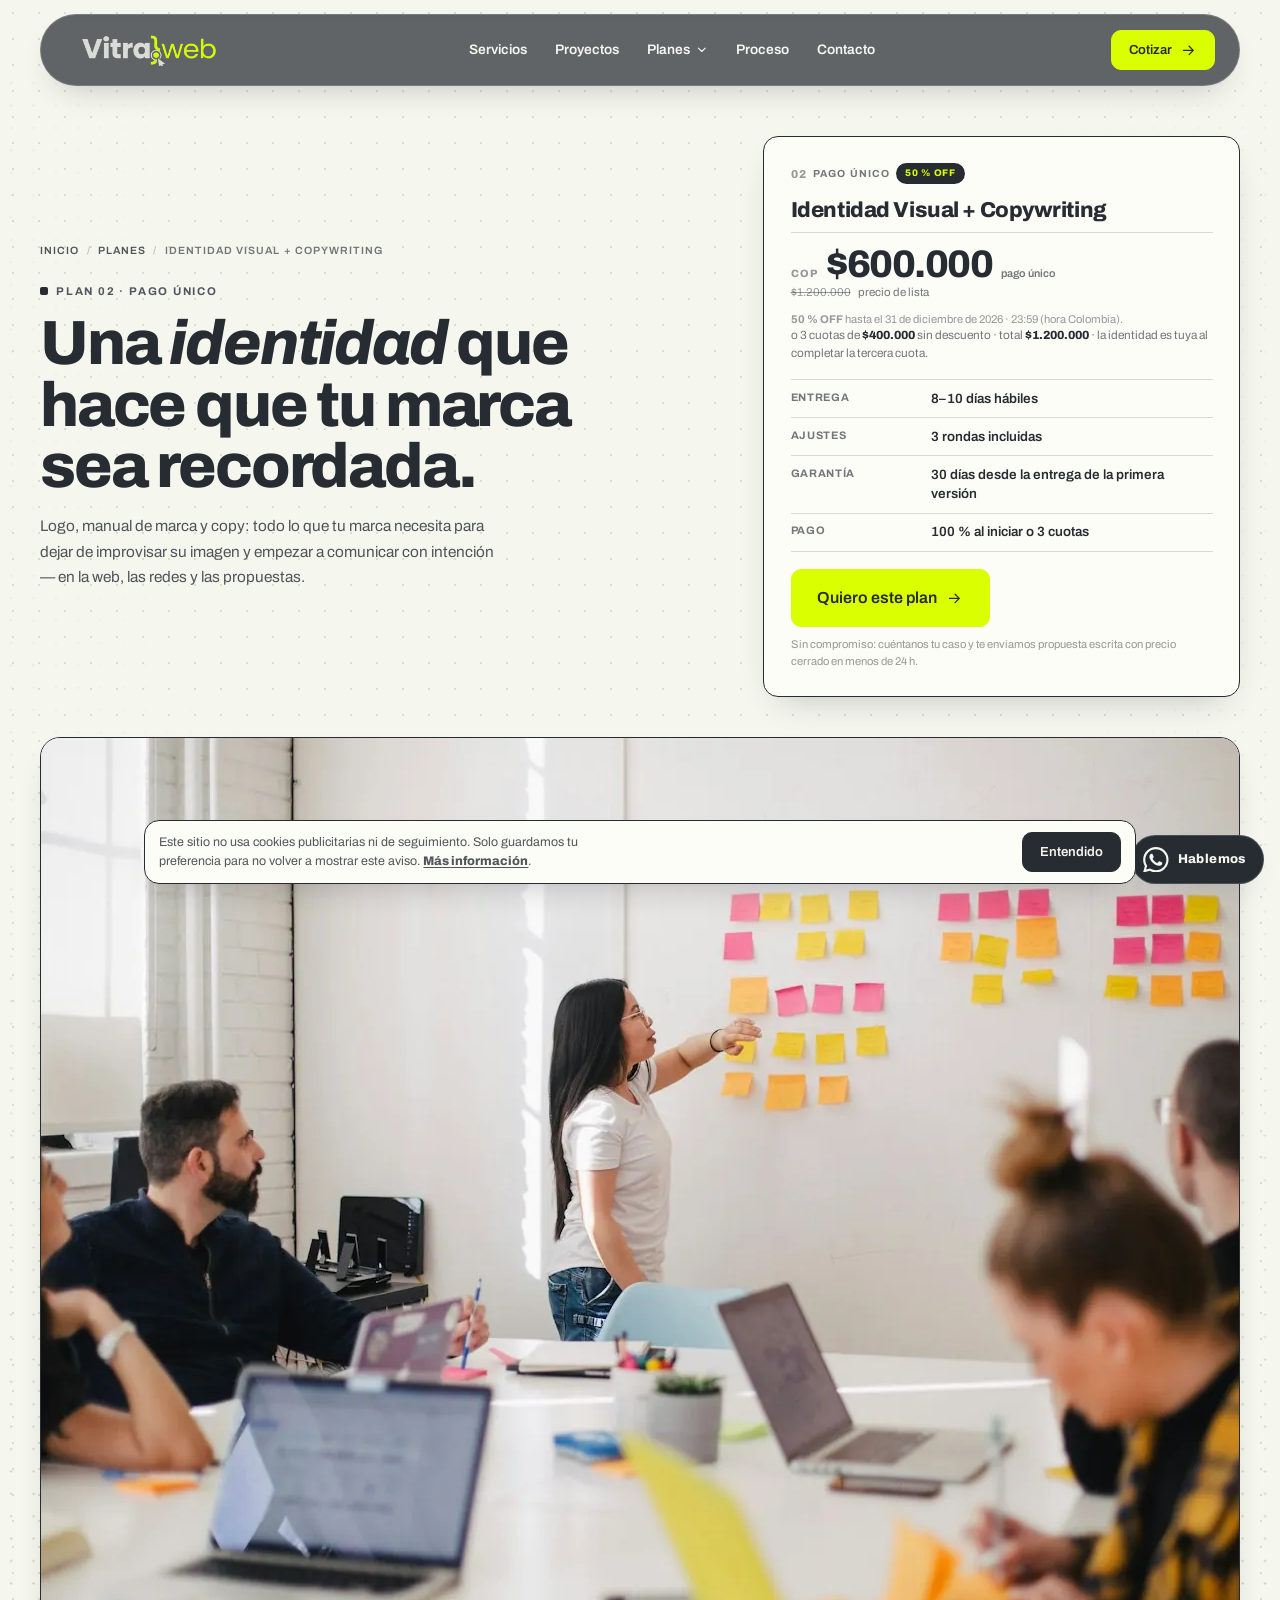
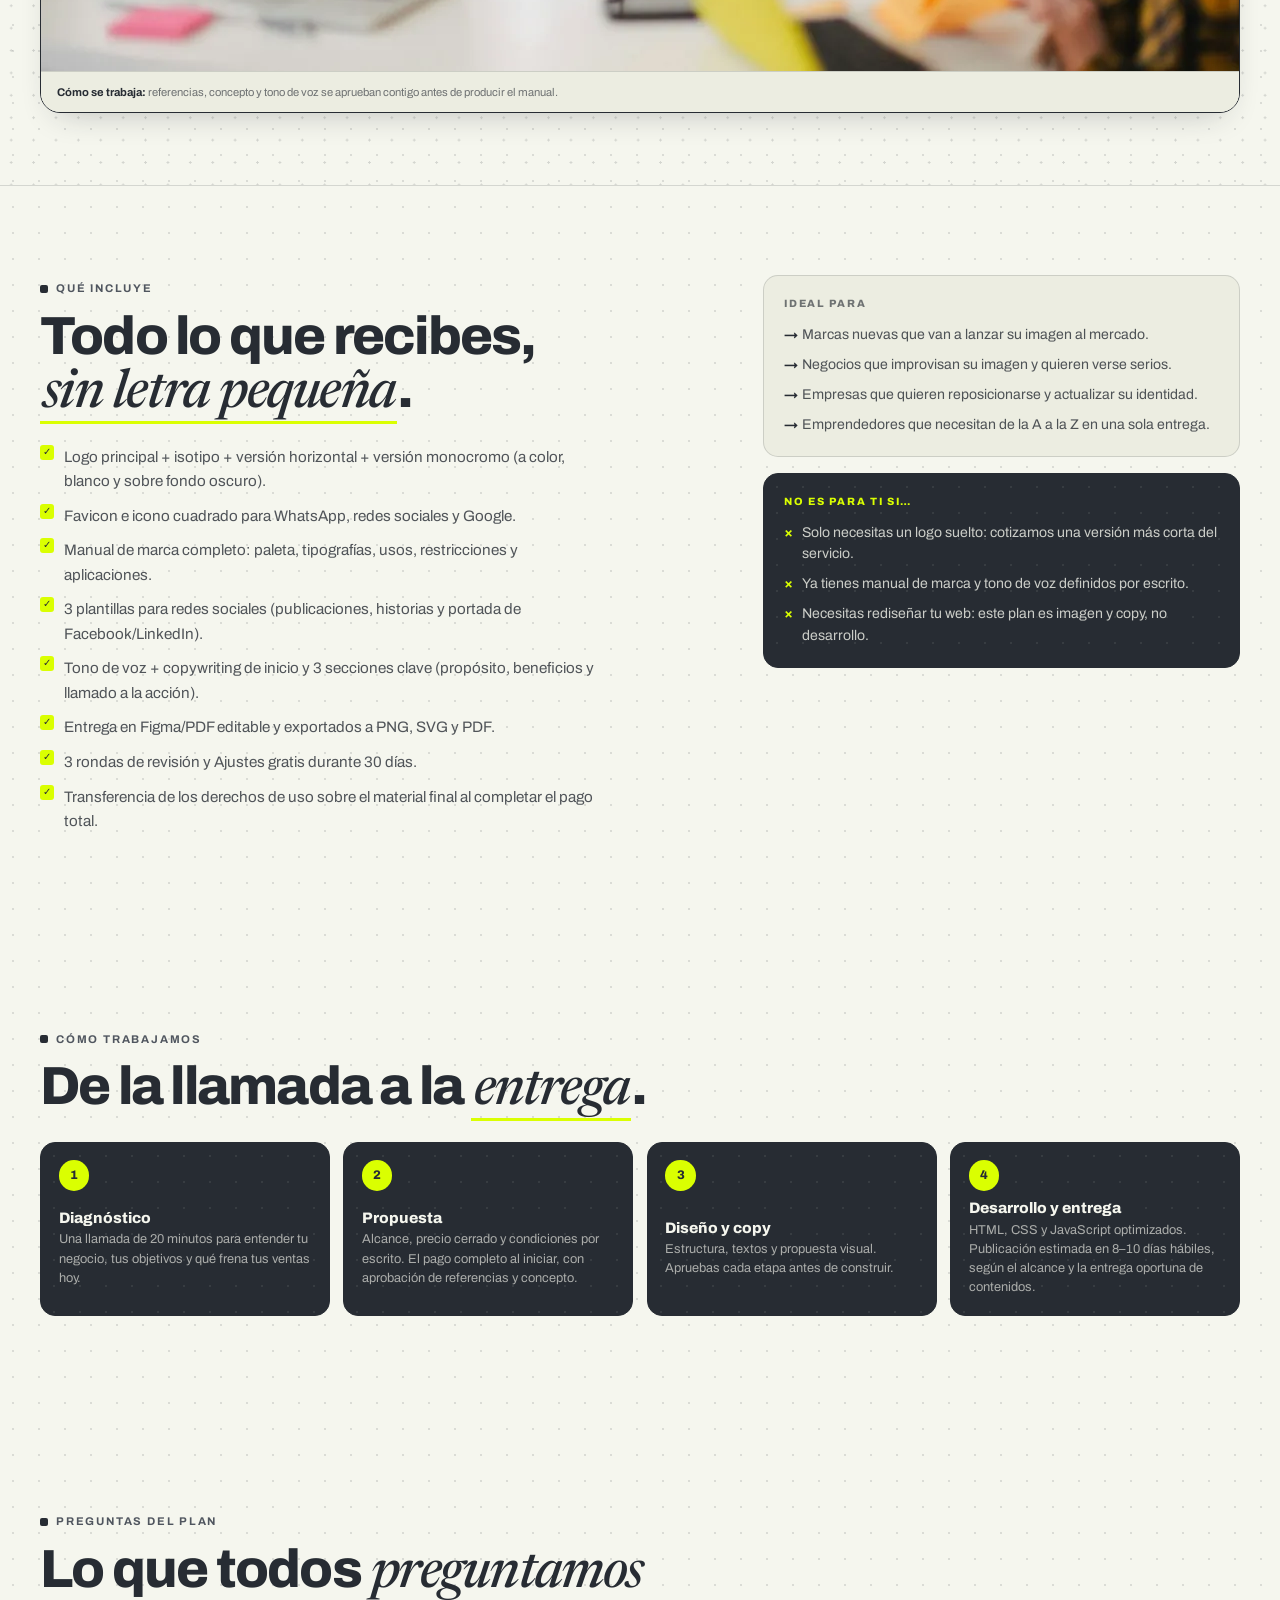
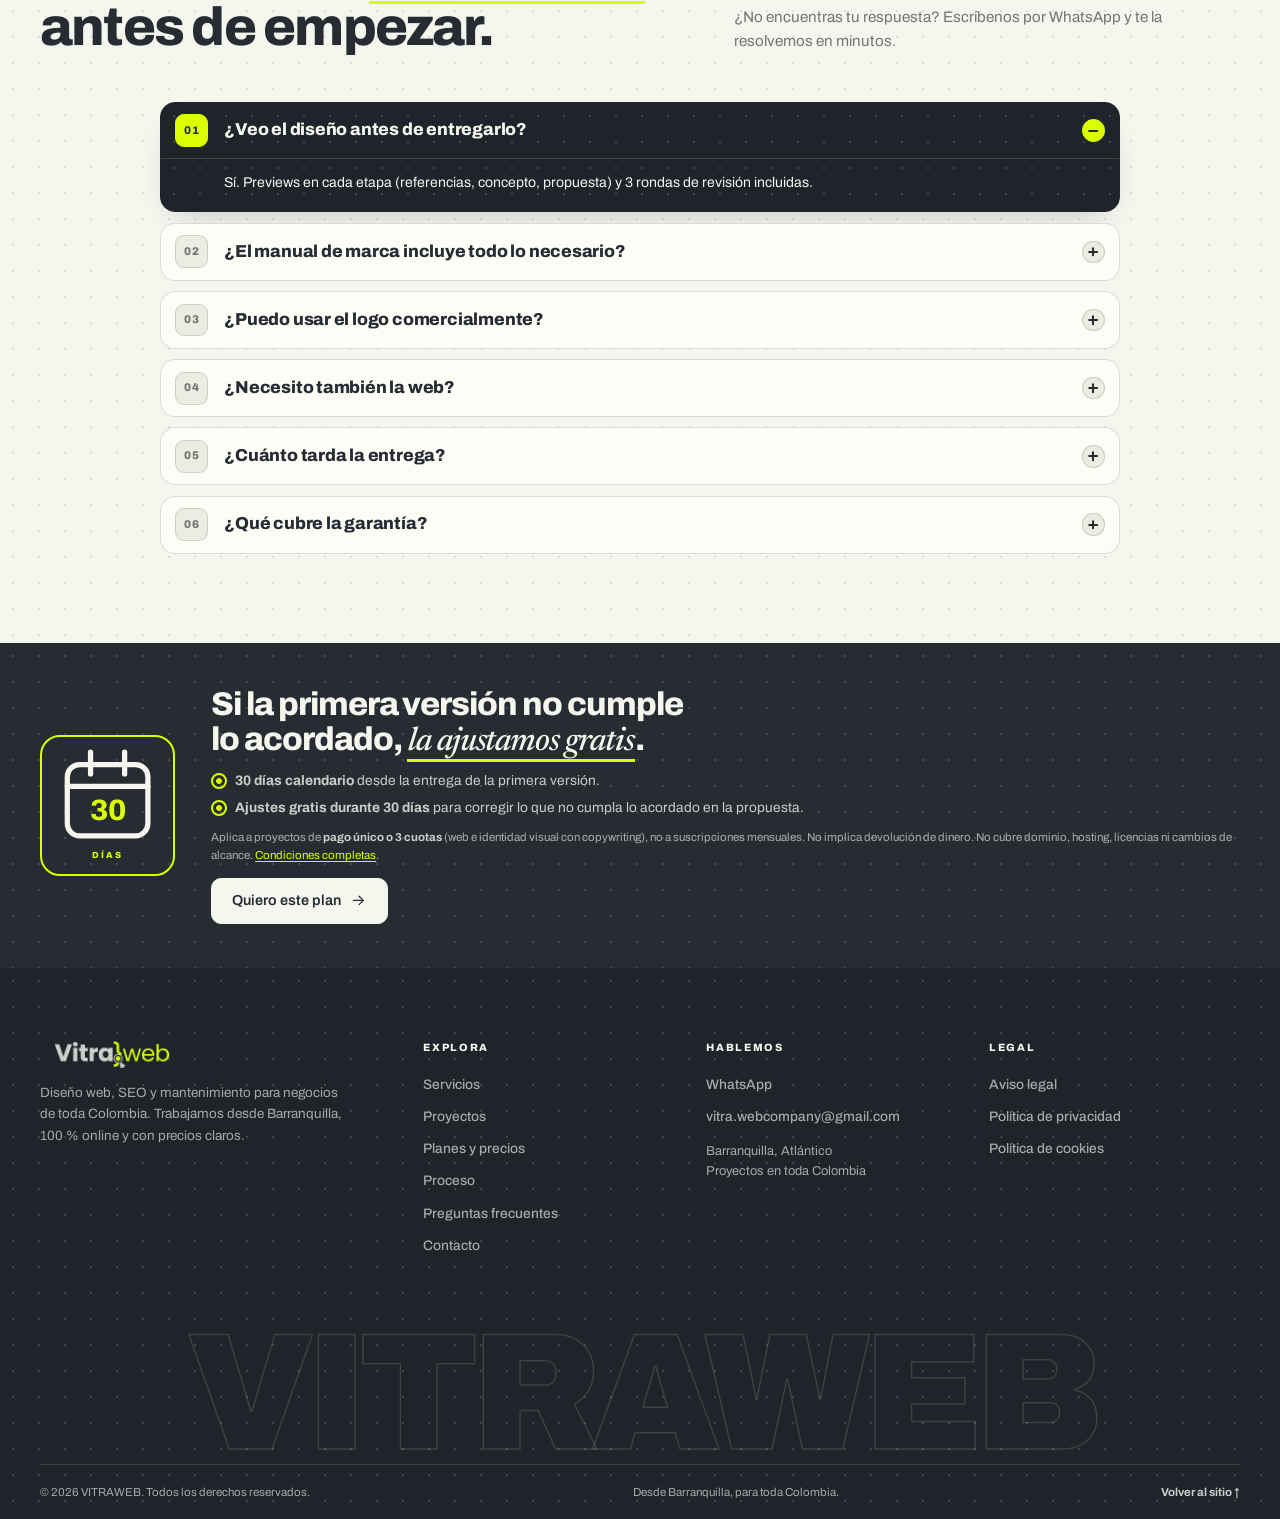
<file: VITRA.WEB/planes/identidad-visual-copywriting.html>
<!DOCTYPE html>
<html lang="es-CO" data-type="service">
<head>
  <meta charset="utf-8">
  <meta name="viewport" content="width=device-width, initial-scale=1">

  <title>Identidad Visual + Copywriting | VITRAWEB</title>
  <meta name="description" content="Logo, isotipo, favicon, manual de marca, 3 plantillas para redes y copywriting del tono de voz. Identidad visual lista en 8–10 días hábiles.">
  <meta name="robots" content="index, follow, max-image-preview:large">
  <meta name="author" content="VITRAWEB">
  <meta name="theme-color" content="#F5F6EE">
  <meta name="format-detection" content="telephone=no">
  <link rel="canonical" href="https://vitraweb.co/planes/identidad-visual-copywriting.html">
  <link rel="alternate" hreflang="es-CO" href="https://vitraweb.co/planes/identidad-visual-copywriting.html">
  <link rel="alternate" hreflang="x-default" href="https://vitraweb.co/planes/identidad-visual-copywriting.html">

  <meta property="og:type" content="website">
  <meta property="og:site_name" content="VITRAWEB">
  <meta property="og:locale" content="es_CO">
  <meta property="og:title" content="Identidad Visual + Copywriting | VITRAWEB">
  <meta property="og:description" content="Logo, isotipo, favicon, manual de marca, 3 plantillas para redes y copywriting del tono de voz. Identidad visual lista en 8–10 días hábiles.">
  <meta property="og:url" content="https://vitraweb.co/planes/identidad-visual-copywriting.html">
  <meta property="og:image" content="https://vitraweb.co/assets/img/og.webp">
  <meta property="og:image:width" content="1200">
  <meta property="og:image:height" content="630">
  <meta property="og:image:alt" content="Identidad Visual + Copywriting | VITRAWEB">
  <meta name="twitter:card" content="summary_large_image">
  <meta name="twitter:title" content="Identidad Visual + Copywriting | VITRAWEB">
  <meta name="twitter:description" content="Logo, isotipo, favicon, manual de marca, 3 plantillas para redes y copywriting del tono de voz. Identidad visual lista en 8–10 días hábiles.">
  <meta name="twitter:image" content="https://vitraweb.co/assets/img/og.webp">

  <link rel="icon" href="../assets/img/favicon.ico" sizes="any">
  <link rel="icon" type="image/png" href="../assets/img/favicon-32.png" sizes="32x32">
  <link rel="icon" type="image/png" href="../assets/img/favicon-16.png" sizes="16x16">
  <link rel="icon" type="image/png" href="../assets/img/favicon-96.png" sizes="96x96">
  <link rel="apple-touch-icon" href="../assets/img/favicon-180.png">

  <link rel="preconnect" href="https://fonts.googleapis.com">
  <link rel="preconnect" href="https://fonts.gstatic.com" crossorigin>
  <link href="https://fonts.googleapis.com/css2?family=Archivo:ital,wght@0,400..900;1,400..900&family=Newsreader:ital,opsz,wght@1,6..72,400..600&display=swap" rel="stylesheet">

  <link rel="stylesheet" href="../css/style.css">
  <script src="../js/main.js" defer></script>
  <noscript>
    <style>
      [data-enter]{opacity:1 !important;animation:none !important}
      /* Sin JS no se puede saber si la promo sigue vigente: se muestra solo precio de lista. */
      [data-promo-only],[data-promo-price],.countdown,.plans__promo{display:none !important}
      [data-regular-price]{display:block !important}
      /* Ya finalizada, la barra solo contiene el aviso de cierre: debe verse sin JS. */
      .is-promo-ended .plans__promo{display:block !important}
    </style>
  </noscript>

  <script type="application/ld+json" id="plan-service-schema">
{
    "@context": "https://schema.org",
    "@type": "Service",
    "serviceType": "Diseño de identidad visual",
    "name": "Identidad Visual + Copywriting",
    "url": "https://vitraweb.co/planes/identidad-visual-copywriting.html",
    "description": "Identidad visual completa: logo, isotipo, favicon, manual de marca, plantillas para redes sociales y tono de voz con copywriting persuasivo.",
    "provider": {
        "@id": "https://vitraweb.co/#business"
    },
    "areaServed": {
        "@type": "Country",
        "name": "Colombia"
    },
    "offers": {
        "@type": "AggregateOffer",
        "url": "https://vitraweb.co/planes/identidad-visual-copywriting.html",
        "availability": "https://schema.org/InStock",
        "priceCurrency": "COP",
        "lowPrice": "600000",
        "highPrice": "1200000",
        "offerCount": "1",
        "priceValidUntil": "2026-12-31"
    }
}
  </script>
  <script type="application/ld+json">
{
    "@context": "https://schema.org",
    "@type": "FAQPage",
    "mainEntity": [
        {
            "@type": "Question",
            "name": "¿Veo el diseño antes de entregarlo?",
            "acceptedAnswer": {
                "@type": "Answer",
                "text": "Sí. Previews en cada etapa (referencias, concepto, propuesta) y 3 rondas de revisión incluidas."
            }
        },
        {
            "@type": "Question",
            "name": "¿El manual de marca incluye todo lo necesario?",
            "acceptedAnswer": {
                "@type": "Answer",
                "text": "Sí: paleta, tipografías, favicon, usos permitidos, restricciones y aplicaciones principales."
            }
        },
        {
            "@type": "Question",
            "name": "¿Puedo usar el logo comercialmente?",
            "acceptedAnswer": {
                "@type": "Answer",
                "text": "Sí. Entregamos todos los derechos de uso sobre el material final; la titularidad se transfiere al completar el pago total del proyecto."
            }
        },
        {
            "@type": "Question",
            "name": "¿Necesito también la web?",
            "acceptedAnswer": {
                "@type": "Answer",
                "text": "Puedes combinarlo con la Web Corporativa 360 o la Landing Express con precio especial. Este plan no incluye una web: entrega identidad visual y copywriting."
            }
        },
        {
            "@type": "Question",
            "name": "¿Cuánto tarda la entrega?",
            "acceptedAnswer": {
                "@type": "Answer",
                "text": "8–10 días hábiles desde que recibimos el pago, las referencias y la aprobación del concepto. El plazo es estimado y depende del alcance y de la entrega oportuna de tus materiales."
            }
        },
        {
            "@type": "Question",
            "name": "¿Qué cubre la garantía?",
            "acceptedAnswer": {
                "@type": "Answer",
                "text": "3 rondas de revisión incluidas. Ajustes gratis durante 30 días: 30 días calendario desde la entrega de la primera versión para corregir lo que no cumpla lo acordado en la propuesta. Aplica a proyectos de pago único o 3 cuotas (web e identidad visual con copywriting); no a suscripciones mensuales. No implica devolución de dinero ni cambios de alcance."
            }
        }
    ]
}
  </script>
</head>
<body>
  <a class="skip-link" href="#main">Saltar al contenido principal</a>

  <header class="site-header">
    <div class="container header__inner">
      <a class="brand" href="../index.html" aria-label="VITRAWEB, volver al inicio">
        <img src="../assets/img/logo-vitra-claro.webp" alt="VITRAWEB, estudio de diseño web para negocios de Colombia" width="616" height="120">
      </a>

      <input class="nav-check" type="checkbox" id="nav-check">
      <label class="nav-toggle" for="nav-check">
        <span class="nav-toggle__bars" aria-hidden="true"></span>
        <span class="sr-only">Abrir menú de navegación</span>
      </label>

      <nav class="primary-nav" id="primary-nav" aria-label="Navegación principal">
        <a href="../index.html#servicios">Servicios</a>
        <a href="../index.html#proyectos">Proyectos</a>
        <div class="nav-item nav-item--menu">
          <a href="../index.html#planes" class="nav-menu__toggle" aria-expanded="false" aria-controls="nav-menu-planes">Planes
            <svg class="nav-caret" viewBox="0 0 24 24" fill="none" stroke="currentColor" stroke-width="2" stroke-linecap="round" stroke-linejoin="round" aria-hidden="true" focusable="false"><path d="m6 9 6 6 6-6"/></svg>
          </a>
          <div class="nav-menu" id="nav-menu-planes" role="navigation" aria-label="Planes y precios">
            <p class="nav-menu__eyebrow">Pago único · 50 % OFF</p>
            <a class="nav-menu__item" href="../planes/landing-page-express.html"><span class="nav-menu__name">Landing Page Express</span><span class="nav-menu__price">$450.000</span></a>
            <a class="nav-menu__item" href="../planes/identidad-visual-copywriting.html"><span class="nav-menu__name">Identidad Visual + Copywriting</span><span class="nav-menu__price">$600.000</span></a>
            <a class="nav-menu__item" href="../planes/web-corporativa-360.html"><span class="nav-menu__name">Web Corporativa 360</span><span class="nav-menu__price">$1.200.000</span></a>
            <a class="nav-menu__item" href="../planes/tienda-online-e-commerce.html"><span class="nav-menu__name">Tienda Online E-commerce</span><span class="nav-menu__price">$1.800.000</span></a>
            <p class="nav-menu__eyebrow">Suscripción mensual · cancelable</p>
            <a class="nav-menu__item" href="../planes/chatbot-mantenimiento.html"><span class="nav-menu__name">Chatbot + Mantenimiento</span><span class="nav-menu__price">$390.000/mes</span></a>
            <a class="nav-menu__item" href="../planes/seo-google-business.html"><span class="nav-menu__name">SEO + Google Business</span><span class="nav-menu__price">$490.000/mes</span></a>
            <a class="nav-menu__all" href="../index.html#planes">Ver todos los planes y precios <svg class="btn__arrow" viewBox="0 0 24 24" fill="none" stroke="currentColor" stroke-width="1.8" stroke-linecap="round" stroke-linejoin="round" aria-hidden="true" focusable="false"><path d="M5 12h13"/><path d="m13 6 6 6-6 6"/></svg></a>
          </div>
        </div>
        <a href="../index.html#proceso">Proceso</a>
        <a href="../index.html#contacto">Contacto</a>
        <a class="btn btn--ink btn--sm primary-nav__cta" href="https://wa.me/573003100691?text=Hola%20VITRAWEB%2C%20quiero%20cotizar%20el%20plan%20Identidad%20Visual%20%2B%20Copywriting." target="_blank" rel="noopener">
          Cotizar
          <svg class="btn__arrow" viewBox="0 0 24 24" fill="none" stroke="currentColor" stroke-width="1.8" stroke-linecap="round" stroke-linejoin="round" aria-hidden="true" focusable="false"><path d="M5 12h13"/><path d="m13 6 6 6-6 6"/></svg>
        </a>
      </nav>

      <a class="btn btn--ink btn--sm header__cta" href="https://wa.me/573003100691?text=Hola%20VITRAWEB%2C%20quiero%20cotizar%20el%20plan%20Identidad%20Visual%20%2B%20Copywriting." target="_blank" rel="noopener">
        Cotizar
        <svg class="btn__arrow" viewBox="0 0 24 24" fill="none" stroke="currentColor" stroke-width="1.8" stroke-linecap="round" stroke-linejoin="round" aria-hidden="true" focusable="false"><path d="M5 12h13"/><path d="m13 6 6 6-6 6"/></svg>
      </a>
    </div>
  </header>

  <main id="main">
    <section class="plan-hero" aria-labelledby="plan-title">
      <div class="container plan-hero__grid">
        <div class="plan-hero__copy">
          <nav class="breadcrumb" aria-label="Ruta de navegación">
            <a href="../index.html">Inicio</a>
            <span aria-hidden="true">/</span>
            <a href="../index.html#planes">Planes</a>
            <span aria-hidden="true">/</span>
            <span>Identidad Visual + Copywriting</span>
          </nav>

          <p class="eyebrow" data-enter style="--delay:.05s"><span class="eyebrow__dot" aria-hidden="true"></span> Plan 02 · Pago único</p>
          <h1 class="plan-hero__title" id="plan-title" data-enter style="--delay:.14s">Una <em>identidad</em> que hace que tu marca sea recordada.</h1>
          <p class="plan-hero__lead" data-enter style="--delay:.24s">Logo, manual de marca y copy: todo lo que tu marca necesita para dejar de improvisar su imagen y empezar a comunicar con intención — en la web, las redes y las propuestas.</p>
        </div>

        <aside class="plan-hero__card" aria-label="Precio y condiciones del plan" data-enter style="--delay:.2s">
          <p class="plan__kicker"><span class="plan__index" aria-hidden="true">02</span><span class="plan__type">Pago único</span><span class="plan__badge" data-promo-only>50&nbsp;% OFF</span></p>
          <h2 class="plan-hero__card-name">Identidad Visual + Copywriting</h2>

          <p class="plan__amount" data-promo-price><span class="plan__currency">COP</span><span class="plan__value">$600.000</span><span class="plan__period">pago único</span></p>
          <p class="plan__amount" data-regular-price hidden><span class="plan__currency">COP</span><span class="plan__value">$1.200.000</span><span class="plan__period">pago único</span></p>
          <p class="plan__compare" data-promo-only><s>$1.200.000</s> precio de lista</p>
          <p class="plan-hero__note" data-promo-only><strong>50&nbsp;% OFF</strong> hasta el 31 de diciembre de 2026 · 23:59 (hora Colombia).</p>
          <p class="plan__installment">o 3 cuotas de <strong>$400.000</strong> sin descuento · total <strong>$1.200.000</strong> · la identidad es tuya al completar la tercera cuota.</p>

          <dl class="plan-hero__facts">
            <div class="plan-hero__fact"><dt>Entrega</dt><dd>8–10 días hábiles</dd></div>
            <div class="plan-hero__fact"><dt>Ajustes</dt><dd>3 rondas incluidas</dd></div>
            <div class="plan-hero__fact"><dt>Garantía</dt><dd>30 días desde la entrega de la primera versión</dd></div>
            <div class="plan-hero__fact"><dt>Pago</dt><dd>100 % al iniciar o 3 cuotas</dd></div>
          </dl>

          <a class="btn btn--lime btn--xl" href="https://wa.me/573003100691?text=Hola%20VITRAWEB%2C%20quiero%20cotizar%20el%20plan%20Identidad%20Visual%20%2B%20Copywriting." target="_blank" rel="noopener">
            Quiero este plan
            <svg class="btn__arrow" viewBox="0 0 24 24" fill="none" stroke="currentColor" stroke-width="1.8" stroke-linecap="round" stroke-linejoin="round" aria-hidden="true" focusable="false"><path d="M5 12h13"/><path d="m13 6 6 6-6 6"/></svg>
          </a>
          <p class="plan-hero__note">Sin compromiso: cuéntanos tu caso y te enviamos propuesta escrita con precio cerrado en menos de 24 h.</p>
          <div class="sr-only" data-countdown data-deadline="2026-12-31T23:59:59-05:00" aria-hidden="true">
            <span data-countdown-days>00</span>
            <span data-countdown-hours>00</span>
            <span data-countdown-minutes>00</span>
            <span data-countdown-seconds>00</span>
          </div>
          <p class="plan-hero__note" data-countdown-ended hidden><strong>Promoción finalizada.</strong> Estos son los precios de lista vigentes; la suscripción mensual y el pago en 3 cuotas no cambiaron.</p>
        </aside>
      </div>

      <div class="container">
        <figure class="plan-hero__photo" data-enter style="--delay:.3s">
          <img src="../assets/img/photos/taller.webp" alt="Sesión de trabajo donde se define la identidad visual y el tono de voz de una marca" width="1400" height="933" loading="lazy" decoding="async">
          <figcaption class="plan-hero__caption"><strong>Cómo se trabaja:</strong> referencias, concepto y tono de voz se aprueban contigo antes de producir el manual.</figcaption>
        </figure>
      </div>
    </section>

    <section class="plan-includes" aria-labelledby="includes-title">
      <div class="container plan-includes__grid">
        <div>
          <p class="eyebrow"><span class="eyebrow__dot" aria-hidden="true"></span> Qué incluye</p>
          <h2 class="section-head__title" id="includes-title">Todo lo que recibes, <em>sin letra pequeña</em>.</h2>
          <ul class="plan-includes__list">
              <li>Logo principal + isotipo + versión horizontal + versión monocromo (a color, blanco y sobre fondo oscuro).</li>
              <li>Favicon e icono cuadrado para WhatsApp, redes sociales y Google.</li>
              <li>Manual de marca completo: paleta, tipografías, usos, restricciones y aplicaciones.</li>
              <li>3 plantillas para redes sociales (publicaciones, historias y portada de Facebook/LinkedIn).</li>
              <li>Tono de voz + copywriting de inicio y 3 secciones clave (propósito, beneficios y llamado a la acción).</li>
              <li>Entrega en Figma/PDF editable y exportados a PNG, SVG y PDF.</li>
              <li>3 rondas de revisión y Ajustes gratis durante 30 días.</li>
              <li>Transferencia de los derechos de uso sobre el material final al completar el pago total.</li>
          </ul>
        </div>

        <aside class="plan-includes__aside" aria-label="Detalle del plan">
          <div class="plan-aside">
            <p class="plan-aside__title">Ideal para</p>
            <ul class="plan-aside__list">
            <li>Marcas nuevas que van a lanzar su imagen al mercado.</li>
            <li>Negocios que improvisan su imagen y quieren verse serios.</li>
            <li>Empresas que quieren reposicionarse y actualizar su identidad.</li>
            <li>Emprendedores que necesitan de la A a la Z en una sola entrega.</li>
            </ul>
          </div>
          <div class="plan-aside plan-aside--warn">
            <p class="plan-aside__title">No es para ti si…</p>
            <ul class="plan-aside__list">
              <li>Solo necesitas un logo suelto: cotizamos una versión más corta del servicio.</li>
              <li>Ya tienes manual de marca y tono de voz definidos por escrito.</li>
              <li>Necesitas rediseñar tu web: este plan es imagen y copy, no desarrollo.</li>
            </ul>
          </div>
        </aside>
      </div>
    </section>

    <section class="proceso" aria-labelledby="process-title">
      <div class="container">
        <p class="eyebrow"><span class="eyebrow__dot" aria-hidden="true"></span> Cómo trabajamos</p>
        <h2 class="section-head__title" id="process-title">De la llamada a la <em>entrega</em>.</h2>

        <ol class="plan-steps">
          <li class="plan-step"><span class="plan-step__num" aria-hidden="true">1</span><div><h3 class="plan-step__title">Diagnóstico</h3><p class="plan-step__text">Una llamada de 20 minutos para entender tu negocio, tus objetivos y qué frena tus ventas hoy.</p></div></li>
          <li class="plan-step"><span class="plan-step__num" aria-hidden="true">2</span><div><h3 class="plan-step__title">Propuesta</h3><p class="plan-step__text">Alcance, precio cerrado y condiciones por escrito. El pago completo al iniciar, con aprobación de referencias y concepto.</p></div></li>
          <li class="plan-step"><span class="plan-step__num" aria-hidden="true">3</span><div><h3 class="plan-step__title">Diseño y copy</h3><p class="plan-step__text">Estructura, textos y propuesta visual. Apruebas cada etapa antes de construir.</p></div></li>
          <li class="plan-step"><span class="plan-step__num" aria-hidden="true">4</span><div><h3 class="plan-step__title">Desarrollo y entrega</h3><p class="plan-step__text">HTML, CSS y JavaScript optimizados. Publicación estimada en 8–10 días hábiles, según el alcance y la entrega oportuna de contenidos.</p></div></li>
        </ol>
      </div>
    </section>

    <section class="faq" aria-labelledby="faq-title">
      <div class="container">
        <div class="section-head">
          <div class="section-head__lead">
            <p class="eyebrow"><span class="eyebrow__dot" aria-hidden="true"></span> Preguntas del plan</p>
            <h2 class="section-head__title" id="faq-title">Lo que todos <em>preguntamos</em> antes de empezar.</h2>
          </div>
          <div class="section-head__aside">
            <p>¿No encuentras tu respuesta? Escríbenos por WhatsApp y te la resolvemos en minutos.</p>
          </div>
        </div>

        <div class="faq__grid">
          <details class="faq__item" open>
            <summary class="faq__summary">
              <span class="faq__index" aria-hidden="true">01</span>
              <span class="faq__question">¿Veo el diseño antes de entregarlo?</span>
              <span class="faq__icon" aria-hidden="true"></span>
            </summary>
            <p class="faq__answer">Sí. Previews en cada etapa (referencias, concepto, propuesta) y 3 rondas de revisión incluidas.</p>
          </details>

          <details class="faq__item">
            <summary class="faq__summary">
              <span class="faq__index" aria-hidden="true">02</span>
              <span class="faq__question">¿El manual de marca incluye todo lo necesario?</span>
              <span class="faq__icon" aria-hidden="true"></span>
            </summary>
            <p class="faq__answer">Sí: paleta, tipografías, favicon, usos permitidos, restricciones y aplicaciones principales.</p>
          </details>

          <details class="faq__item">
            <summary class="faq__summary">
              <span class="faq__index" aria-hidden="true">03</span>
              <span class="faq__question">¿Puedo usar el logo comercialmente?</span>
              <span class="faq__icon" aria-hidden="true"></span>
            </summary>
            <p class="faq__answer">Sí. Entregamos todos los derechos de uso sobre el material final; la titularidad se transfiere al completar el pago total del proyecto.</p>
          </details>

          <details class="faq__item">
            <summary class="faq__summary">
              <span class="faq__index" aria-hidden="true">04</span>
              <span class="faq__question">¿Necesito también la web?</span>
              <span class="faq__icon" aria-hidden="true"></span>
            </summary>
            <p class="faq__answer">Puedes combinarlo con la Web Corporativa 360 o la Landing Express con precio especial. Este plan no incluye una web: entrega identidad visual y copywriting.</p>
          </details>

          <details class="faq__item">
            <summary class="faq__summary">
              <span class="faq__index" aria-hidden="true">05</span>
              <span class="faq__question">¿Cuánto tarda la entrega?</span>
              <span class="faq__icon" aria-hidden="true"></span>
            </summary>
            <p class="faq__answer">8–10 días hábiles desde que recibimos el pago, las referencias y la aprobación del concepto. El plazo es estimado y depende del alcance y de la entrega oportuna de tus materiales.</p>
          </details>

          <details class="faq__item">
            <summary class="faq__summary">
              <span class="faq__index" aria-hidden="true">06</span>
              <span class="faq__question">¿Qué cubre la garantía?</span>
              <span class="faq__icon" aria-hidden="true"></span>
            </summary>
            <p class="faq__answer">3 rondas de revisión incluidas. Ajustes gratis durante 30 días: 30 días calendario desde la entrega de la primera versión para corregir lo que no cumpla lo acordado en la propuesta. Aplica a proyectos de pago único o 3 cuotas (web e identidad visual con copywriting); no a suscripciones mensuales. No implica devolución de dinero ni cambios de alcance.</p>
          </details>
        </div>
      </div>
    </section>

    <section class="garantia" aria-label="Garantía VITRAWEB de 30 días en proyectos de pago único o 3 cuotas">
      <div class="container garantia__inner">
        <div class="garantia__seal" aria-hidden="true">
          <svg class="garantia__cal" viewBox="0 0 64 64" focusable="false" aria-hidden="true">
            <rect x="6" y="12" width="52" height="46" rx="8"/>
            <path d="M6 26h52M21 4v14M43 4v14"/>
            <text class="garantia__calnum" x="32" y="48" text-anchor="middle">30</text>
          </svg>
          <span class="garantia__seal-label">días</span>
        </div>
        <div class="garantia__body">
          <h2 class="garantia__title">Si la primera versión no cumple lo acordado, <em>la ajustamos gratis</em>.</h2>
          <ul class="garantia__list">
            <li><strong>30 días calendario</strong> desde la entrega de la primera versión.</li>
            <li><strong>Ajustes gratis durante 30 días</strong> para corregir lo que no cumpla lo acordado en la propuesta.</li>
          </ul>
          <p class="garantia__small">Aplica a proyectos de <strong>pago único o 3 cuotas</strong> (web e identidad visual con copywriting), no a suscripciones mensuales. No implica devolución de dinero. No cubre dominio, hosting, licencias ni cambios de alcance. <a href="../legal/aviso-legal.html">Condiciones completas</a>.</p>
          <a class="btn btn--paper garantia__cta" href="https://wa.me/573003100691?text=Hola%20VITRAWEB%2C%20quiero%20cotizar%20el%20plan%20Identidad%20Visual%20%2B%20Copywriting." target="_blank" rel="noopener">
            Quiero este plan
            <svg class="btn__arrow" viewBox="0 0 24 24" fill="none" stroke="currentColor" stroke-width="1.8" stroke-linecap="round" stroke-linejoin="round" aria-hidden="true" focusable="false"><path d="M5 12h13"/><path d="m13 6 6 6-6 6"/></svg>
          </a>
        </div>
      </div>
    </section>
  </main>

  <footer class="site-footer">
    <div class="container">
      <div class="footer__top">
        <div class="footer__brand">
          <a class="brand" href="../index.html" aria-label="VITRAWEB, volver al inicio">
            <img src="../assets/img/logo-vitra-claro.webp" alt="VITRAWEB, estudio de diseño web para negocios de Colombia" width="616" height="120" loading="lazy">
          </a>
          <p>Diseño web, SEO y mantenimiento para negocios de toda Colombia. Trabajamos desde Barranquilla, 100&nbsp;% online y con precios claros.</p>
          
        </div>

        <nav class="footer__nav" aria-label="Navegación del pie de página">
          <p class="footer__title">Explora</p>
          <a href="../index.html#servicios">Servicios</a>
          <a href="../index.html#proyectos">Proyectos</a>
          <a href="../index.html#planes">Planes y precios</a>
          <a href="../index.html#proceso">Proceso</a>
          <a href="../index.html#faq">Preguntas frecuentes</a>
          <a href="../index.html#contacto">Contacto</a>
        </nav>

        <div class="footer__contact">
          <p class="footer__title">Hablemos</p>
          <a href="https://wa.me/573003100691?text=Hola%20VITRAWEB%2C%20quiero%20informaci%C3%B3n%20sobre%20dise%C3%B1o%20web." target="_blank" rel="noopener">WhatsApp</a>
          <a href="mailto:vitra.webcompany@gmail.com" data-copy-email="vitra.webcompany@gmail.com">vitra.webcompany@gmail.com</a>
          <p>Barranquilla, Atlántico<br>Proyectos en toda Colombia</p>
        </div>

        <div class="footer__legal">
          <p class="footer__title">Legal</p>
          <a href="../legal/aviso-legal.html">Aviso legal</a>
          <a href="../legal/politica-privacidad.html">Política de privacidad</a>
          <a href="../legal/politica-cookies.html">Política de cookies</a>
        </div>
      </div>

      <div class="footer__word" aria-hidden="true">VITRAWEB</div>

      <div class="footer__bottom">
        <p>© <span data-year>2026</span> VITRAWEB. Todos los derechos reservados.</p>
        <p>Desde Barranquilla, para toda Colombia.</p>
        <a class="footer__top-link" href="../index.html">Volver al sitio ↑</a>
      </div>
    </div>
  </footer>

  <a class="whatsapp-float" href="https://wa.me/573003100691?text=Hola%20VITRAWEB%2C%20quiero%20cotizar%20el%20plan%20Identidad%20Visual%20%2B%20Copywriting." target="_blank" rel="noopener" aria-label="Escribir a VITRAWEB por WhatsApp">
    <svg viewBox="0 0 24 24" fill="currentColor" aria-hidden="true" focusable="false"><path d="M17.472 14.382c-.297-.149-1.758-.867-2.03-.967-.273-.099-.471-.148-.67.15-.197.297-.767.966-.94 1.164-.173.199-.347.223-.644.075-.297-.15-1.255-.463-2.39-1.475-.883-.788-1.48-1.761-1.653-2.059-.173-.297-.018-.458.13-.606.134-.133.297-.347.446-.52.149-.174.198-.298.298-.497.099-.198.05-.371-.025-.52-.075-.149-.669-1.612-.916-2.207-.242-.579-.487-.5-.669-.51-.173-.008-.371-.01-.57-.01-.198 0-.52.074-.792.372-.272.297-1.04 1.016-1.04 2.479 0 1.462 1.065 2.875 1.213 3.074.149.198 2.096 3.2 5.077 4.487.709.306 1.262.489 1.694.625.712.227 1.36.195 1.871.118.571-.085 1.758-.719 2.006-1.413.248-.694.248-1.289.173-1.413-.074-.124-.272-.198-.57-.347m-5.421 7.403h-.004a9.87 9.87 0 01-5.031-1.378l-.361-.214-3.741.982.998-3.648-.235-.374a9.86 9.86 0 01-1.51-5.26c.001-5.45 4.436-9.884 9.888-9.884 2.64 0 5.122 1.03 6.988 2.898a9.825 9.825 0 012.893 6.994c-.003 5.45-4.437 9.884-9.885 9.884m8.413-18.297A11.815 11.815 0 0012.05 0C5.495 0 .16 5.335.157 11.892c0 2.096.547 4.142 1.588 5.945L.057 24l6.305-1.654a11.882 11.882 0 005.683 1.448h.005c6.554 0 11.89-5.335 11.893-11.893a11.821 11.821 0 00-3.48-8.413Z"/></svg>
    <span class="whatsapp-float__label" aria-hidden="true">Hablemos</span>
  </a>

  <div class="toast" data-toast role="status" aria-live="polite" hidden>
    <span class="toast__dot" aria-hidden="true"></span>
    <p class="toast__text" data-toast-text></p>
    <button class="toast__close" type="button" data-toast-close aria-label="Cerrar aviso">×</button>
  </div>

  <div class="cookie-banner" data-cookie-banner hidden>
    <div class="cookie-banner__inner">
      <p>Este sitio no usa cookies publicitarias ni de seguimiento. Solo guardamos tu preferencia para no volver a mostrar este aviso. <a href="../legal/politica-cookies.html">Más información</a>.</p>
      <button class="btn btn--ink btn--sm" type="button" data-cookie-accept>Entendido</button>
    </div>
  </div>
</body>
</html>
</file>
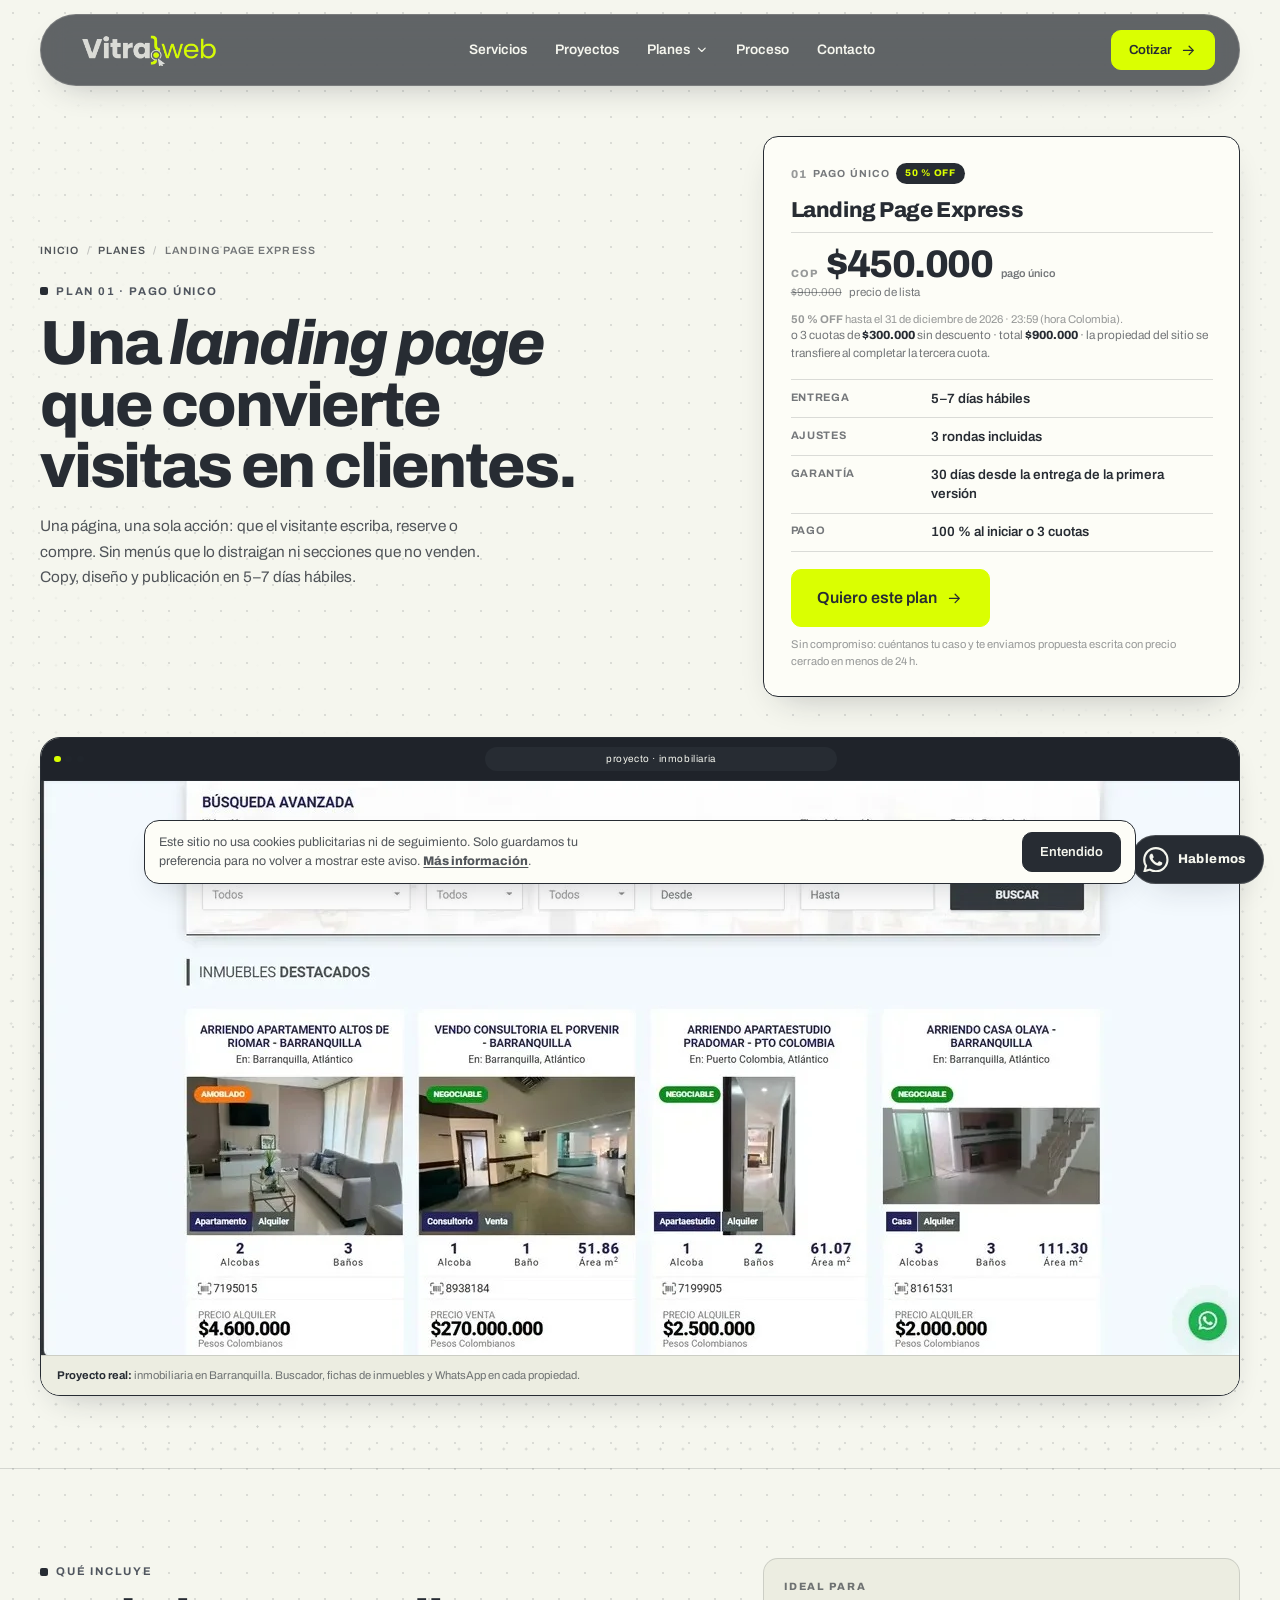
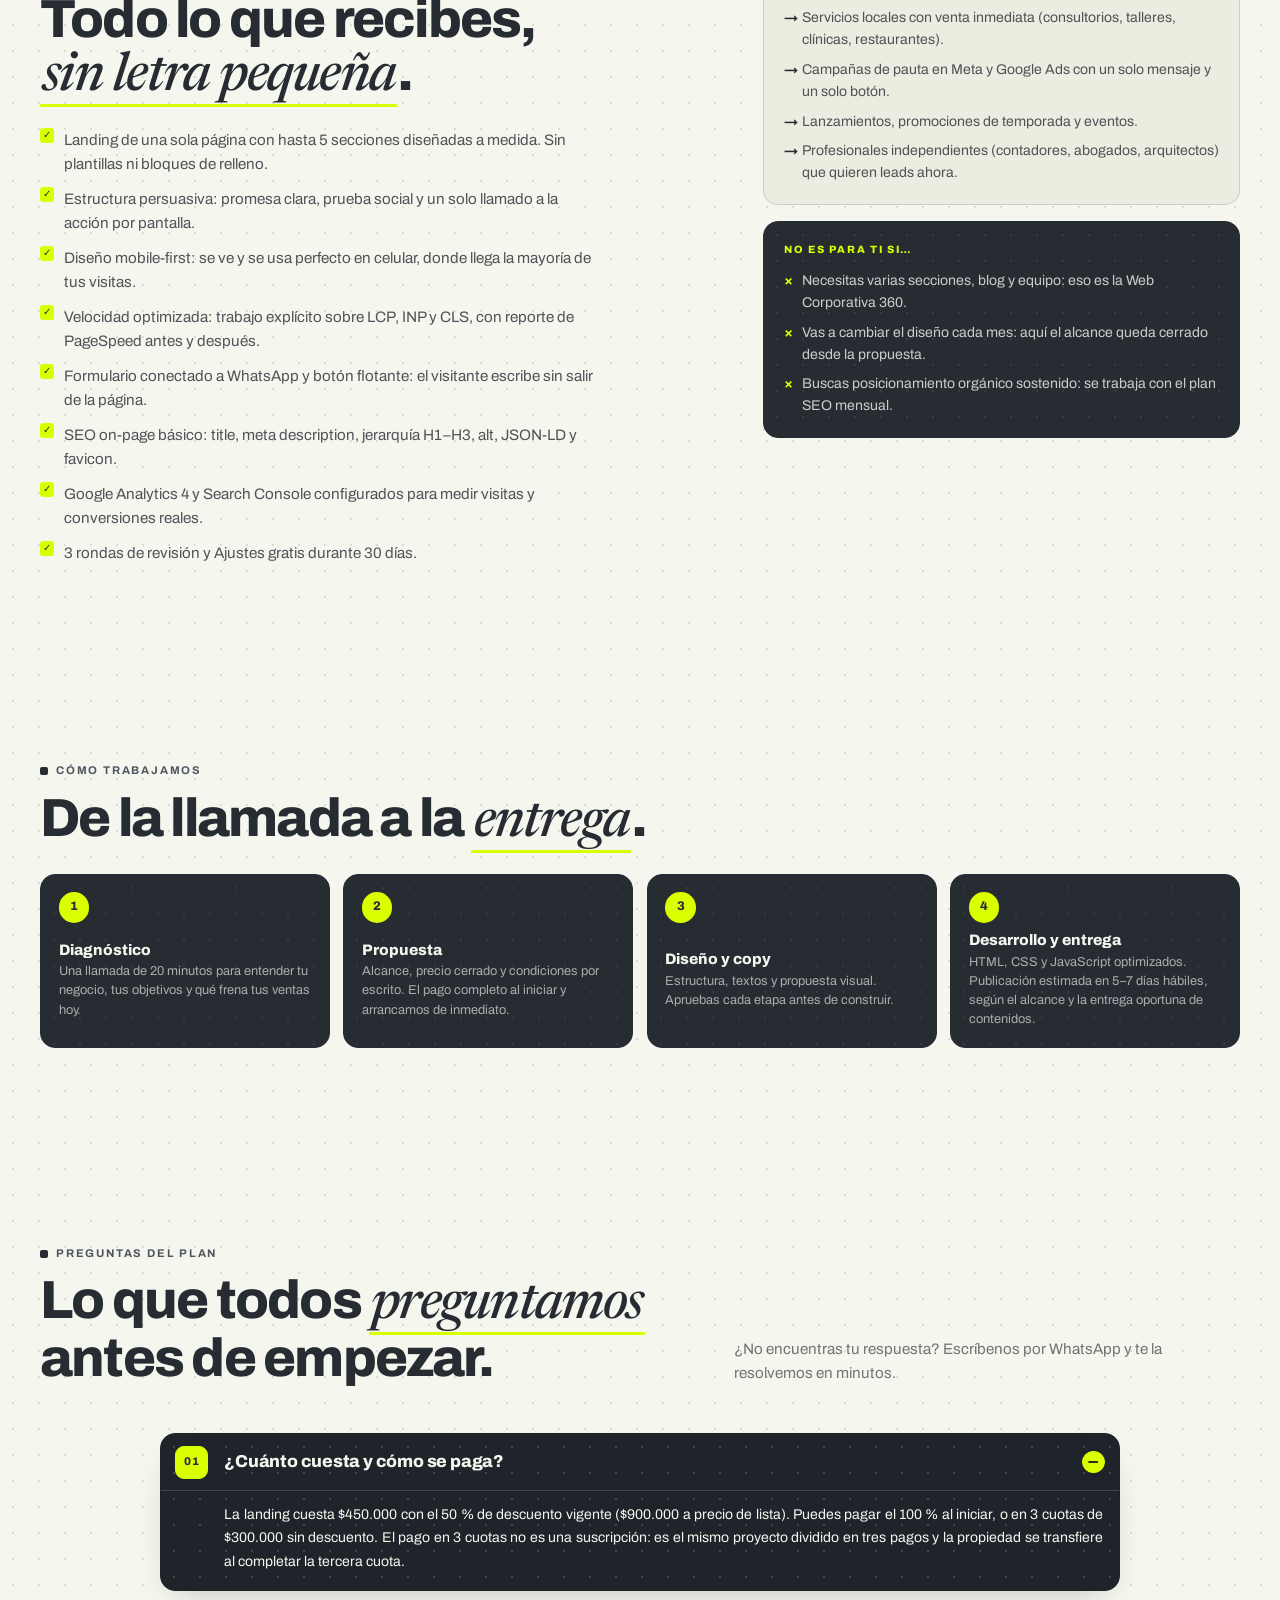
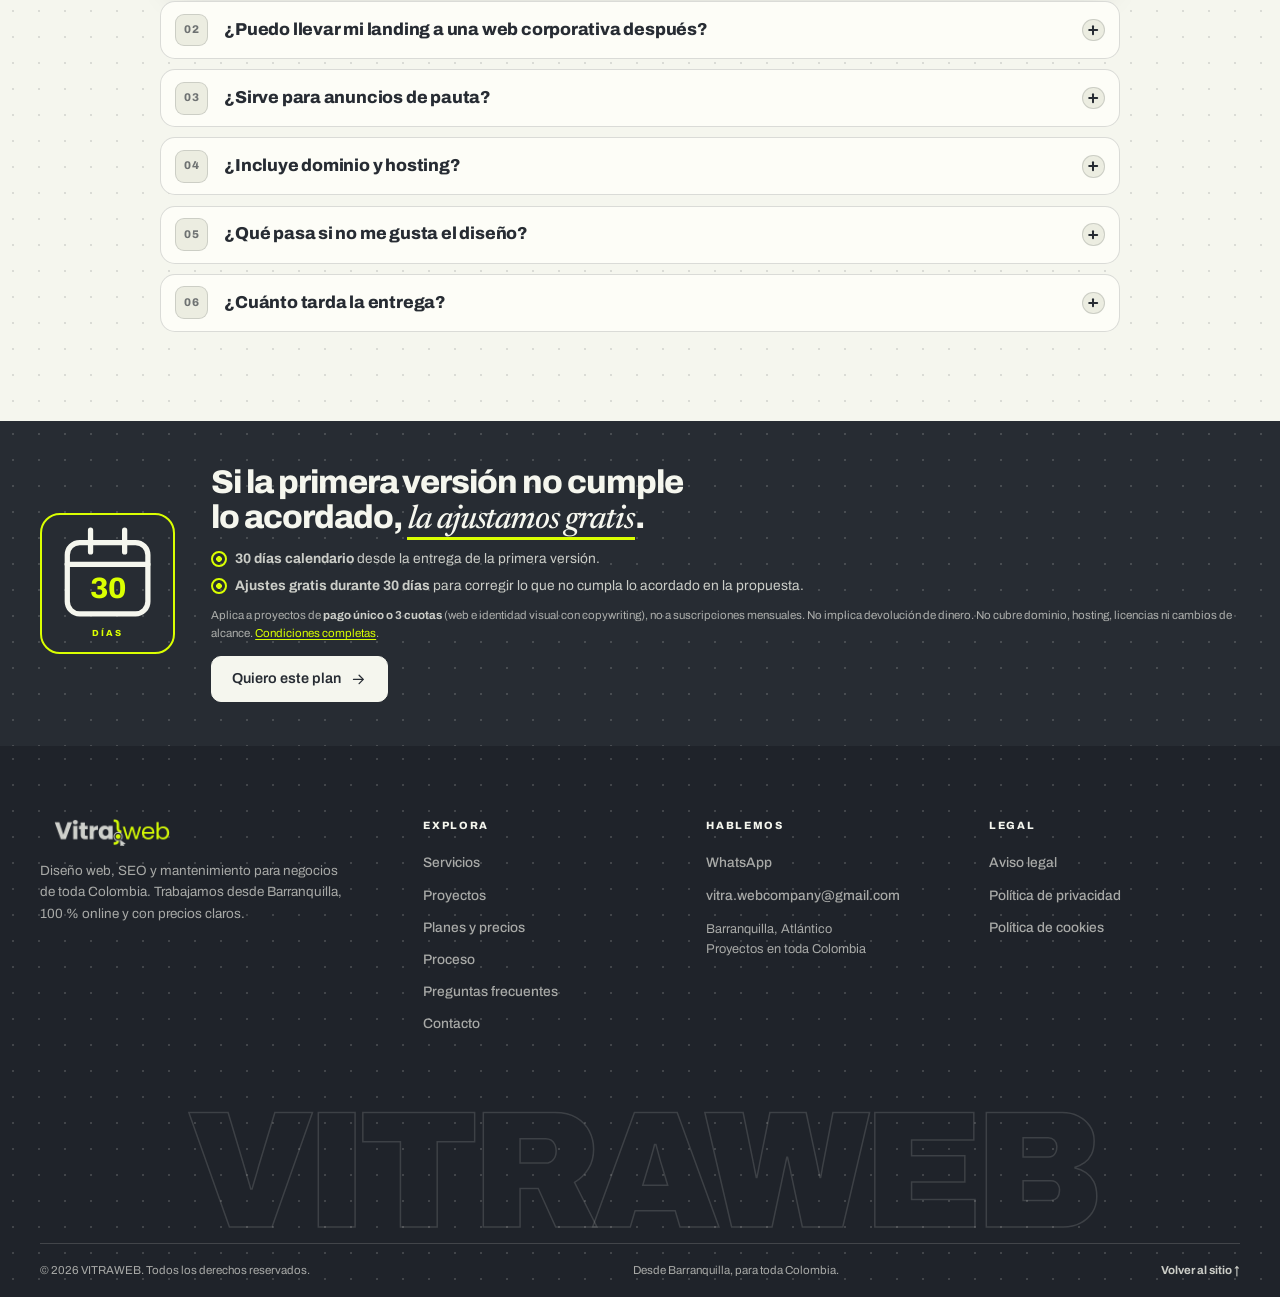
<file: VITRA.WEB/planes/landing-page-express.html>
<!DOCTYPE html>
<html lang="es-CO" data-type="service">
<head>
  <meta charset="utf-8">
  <meta name="viewport" content="width=device-width, initial-scale=1">

  <title>Landing Page Express en 5–7 días | VITRAWEB</title>
  <meta name="description" content="Landing page para campañas y negocios locales: copy, diseño y desarrollo en 5–7 días hábiles. Pago único con 50 % OFF o 3 cuotas.">
  <meta name="robots" content="index, follow, max-image-preview:large">
  <meta name="author" content="VITRAWEB">
  <meta name="theme-color" content="#F5F6EE">
  <meta name="format-detection" content="telephone=no">
  <link rel="canonical" href="https://vitraweb.co/planes/landing-page-express.html">
  <link rel="alternate" hreflang="es-CO" href="https://vitraweb.co/planes/landing-page-express.html">
  <link rel="alternate" hreflang="x-default" href="https://vitraweb.co/planes/landing-page-express.html">

  <meta property="og:type" content="website">
  <meta property="og:site_name" content="VITRAWEB">
  <meta property="og:locale" content="es_CO">
  <meta property="og:title" content="Landing Page Express en 5–7 días | VITRAWEB">
  <meta property="og:description" content="Landing page para campañas y negocios locales: copy, diseño y desarrollo en 5–7 días hábiles. Pago único con 50 % OFF o 3 cuotas.">
  <meta property="og:url" content="https://vitraweb.co/planes/landing-page-express.html">
  <meta property="og:image" content="https://vitraweb.co/assets/img/og.webp">
  <meta property="og:image:width" content="1200">
  <meta property="og:image:height" content="630">
  <meta property="og:image:alt" content="Landing Page Express | VITRAWEB">
  <meta name="twitter:card" content="summary_large_image">
  <meta name="twitter:title" content="Landing Page Express en 5–7 días | VITRAWEB">
  <meta name="twitter:description" content="Landing page para campañas y negocios locales: copy, diseño y desarrollo en 5–7 días hábiles. Pago único con 50 % OFF o 3 cuotas.">
  <meta name="twitter:image" content="https://vitraweb.co/assets/img/og.webp">

  <link rel="icon" href="../assets/img/favicon.ico" sizes="any">
  <link rel="icon" type="image/png" href="../assets/img/favicon-32.png" sizes="32x32">
  <link rel="icon" type="image/png" href="../assets/img/favicon-16.png" sizes="16x16">
  <link rel="icon" type="image/png" href="../assets/img/favicon-96.png" sizes="96x96">
  <link rel="apple-touch-icon" href="../assets/img/favicon-180.png">

  <link rel="preconnect" href="https://fonts.googleapis.com">
  <link rel="preconnect" href="https://fonts.gstatic.com" crossorigin>
  <link href="https://fonts.googleapis.com/css2?family=Archivo:ital,wght@0,400..900;1,400..900&family=Newsreader:ital,opsz,wght@1,6..72,400..600&display=swap" rel="stylesheet">

  <link rel="stylesheet" href="../css/style.css">
  <script src="../js/main.js" defer></script>
  <noscript>
    <style>
      [data-enter]{opacity:1 !important;animation:none !important}
      /* Sin JS no se puede saber si la promo sigue vigente: se muestra solo precio de lista. */
      [data-promo-only],[data-promo-price],.countdown,.plans__promo{display:none !important}
      [data-regular-price]{display:block !important}
      /* Ya finalizada, la barra solo contiene el aviso de cierre: debe verse sin JS. */
      .is-promo-ended .plans__promo{display:block !important}
    </style>
  </noscript>

  <script type="application/ld+json" id="plan-service-schema">
{
    "@context": "https://schema.org",
    "@type": "Service",
    "serviceType": "Diseño de landing page",
    "name": "Landing Page Express",
    "url": "https://vitraweb.co/planes/landing-page-express.html",
    "description": "Landing page profesional diseñada a medida para convertir visitas en clientes: estructura persuasiva, responsive mobile-first, velocidad optimizada y formulario conectado a WhatsApp.",
    "provider": {
        "@id": "https://vitraweb.co/#business"
    },
    "areaServed": {
        "@type": "Country",
        "name": "Colombia"
    },
    "offers": {
        "@type": "AggregateOffer",
        "url": "https://vitraweb.co/planes/landing-page-express.html",
        "availability": "https://schema.org/InStock",
        "priceCurrency": "COP",
        "lowPrice": "450000",
        "highPrice": "900000",
        "offerCount": "1",
        "priceValidUntil": "2026-12-31"
    }
}
  </script>
  <script type="application/ld+json">
{
    "@context": "https://schema.org",
    "@type": "FAQPage",
    "mainEntity": [
        {
            "@type": "Question",
            "name": "¿Cuánto cuesta y cómo se paga?",
            "acceptedAnswer": {
                "@type": "Answer",
                "text": "La landing cuesta $450.000 con el 50 % de descuento vigente ($900.000 a precio de lista). Puedes pagar el 100 % al iniciar, o en 3 cuotas de $300.000 sin descuento. El pago en 3 cuotas no es una suscripción: es el mismo proyecto dividido en tres pagos y la propiedad se transfiere al completar la tercera cuota."
            }
        },
        {
            "@type": "Question",
            "name": "¿Puedo llevar mi landing a una web corporativa después?",
            "acceptedAnswer": {
                "@type": "Answer",
                "text": "Sí. Si el negocio crece, partimos de esta misma base hacia la Web Corporativa 360 y descontamos lo que ya pagaste por la landing."
            }
        },
        {
            "@type": "Question",
            "name": "¿Sirve para anuncios de pauta?",
            "acceptedAnswer": {
                "@type": "Answer",
                "text": "Sí: es el formato que mejor rinde con pauta. Un mensaje, una audiencia y un botón. Todo lo demás distrae y encarece el clic."
            }
        },
        {
            "@type": "Question",
            "name": "¿Incluye dominio y hosting?",
            "acceptedAnswer": {
                "@type": "Answer",
                "text": "No: dominio y hosting se cobran aparte. El dominio se registra o se transfiere a tu nombre y se renueva cada año. Recomendamos un hosting profesional con SSL incluido, copias de seguridad y soporte; para un sitio crítico para el negocio no recomendamos hosting gratuito. Te ayudamos a elegir y configurar ambos."
            }
        },
        {
            "@type": "Question",
            "name": "¿Qué pasa si no me gusta el diseño?",
            "acceptedAnswer": {
                "@type": "Answer",
                "text": "3 rondas de revisión incluidas. Ajustes gratis durante 30 días: 30 días calendario desde la entrega de la primera versión para corregir lo que no cumpla lo acordado en la propuesta. Aplica a proyectos de pago único o 3 cuotas (web e identidad visual con copywriting); no a suscripciones mensuales. No implica devolución de dinero ni cambios de alcance."
            }
        },
        {
            "@type": "Question",
            "name": "¿Cuánto tarda la entrega?",
            "acceptedAnswer": {
                "@type": "Answer",
                "text": "5–7 días hábiles desde que recibimos el pago, los contenidos y la aprobación de la estructura. El plazo es estimado y depende del alcance y de la entrega oportuna de tus textos, fotos y accesos; si algo cambia, lo ajustamos por escrito."
            }
        }
    ]
}
  </script>
</head>
<body>
  <a class="skip-link" href="#main">Saltar al contenido principal</a>

  <header class="site-header">
    <div class="container header__inner">
      <a class="brand" href="../index.html" aria-label="VITRAWEB, volver al inicio">
        <img src="../assets/img/logo-vitra-claro.webp" alt="VITRAWEB, estudio de diseño web para negocios de Colombia" width="616" height="120">
      </a>

      <input class="nav-check" type="checkbox" id="nav-check">
      <label class="nav-toggle" for="nav-check">
        <span class="nav-toggle__bars" aria-hidden="true"></span>
        <span class="sr-only">Abrir menú de navegación</span>
      </label>

      <nav class="primary-nav" id="primary-nav" aria-label="Navegación principal">
        <a href="../index.html#servicios">Servicios</a>
        <a href="../index.html#proyectos">Proyectos</a>
        <div class="nav-item nav-item--menu">
          <a href="../index.html#planes" class="nav-menu__toggle" aria-expanded="false" aria-controls="nav-menu-planes">Planes
            <svg class="nav-caret" viewBox="0 0 24 24" fill="none" stroke="currentColor" stroke-width="2" stroke-linecap="round" stroke-linejoin="round" aria-hidden="true" focusable="false"><path d="m6 9 6 6 6-6"/></svg>
          </a>
          <div class="nav-menu" id="nav-menu-planes" role="navigation" aria-label="Planes y precios">
            <p class="nav-menu__eyebrow">Pago único · 50 % OFF</p>
            <a class="nav-menu__item" href="../planes/landing-page-express.html"><span class="nav-menu__name">Landing Page Express</span><span class="nav-menu__price">$450.000</span></a>
            <a class="nav-menu__item" href="../planes/identidad-visual-copywriting.html"><span class="nav-menu__name">Identidad Visual + Copywriting</span><span class="nav-menu__price">$600.000</span></a>
            <a class="nav-menu__item" href="../planes/web-corporativa-360.html"><span class="nav-menu__name">Web Corporativa 360</span><span class="nav-menu__price">$1.200.000</span></a>
            <a class="nav-menu__item" href="../planes/tienda-online-e-commerce.html"><span class="nav-menu__name">Tienda Online E-commerce</span><span class="nav-menu__price">$1.800.000</span></a>
            <p class="nav-menu__eyebrow">Suscripción mensual · cancelable</p>
            <a class="nav-menu__item" href="../planes/chatbot-mantenimiento.html"><span class="nav-menu__name">Chatbot + Mantenimiento</span><span class="nav-menu__price">$390.000/mes</span></a>
            <a class="nav-menu__item" href="../planes/seo-google-business.html"><span class="nav-menu__name">SEO + Google Business</span><span class="nav-menu__price">$490.000/mes</span></a>
            <a class="nav-menu__all" href="../index.html#planes">Ver todos los planes y precios <svg class="btn__arrow" viewBox="0 0 24 24" fill="none" stroke="currentColor" stroke-width="1.8" stroke-linecap="round" stroke-linejoin="round" aria-hidden="true" focusable="false"><path d="M5 12h13"/><path d="m13 6 6 6-6 6"/></svg></a>
          </div>
        </div>
        <a href="../index.html#proceso">Proceso</a>
        <a href="../index.html#contacto">Contacto</a>
        <a class="btn btn--ink btn--sm primary-nav__cta" href="https://wa.me/573003100691?text=Hola%20VITRAWEB%2C%20quiero%20cotizar%20el%20plan%20Landing%20Page%20Express." target="_blank" rel="noopener">
          Cotizar
          <svg class="btn__arrow" viewBox="0 0 24 24" fill="none" stroke="currentColor" stroke-width="1.8" stroke-linecap="round" stroke-linejoin="round" aria-hidden="true" focusable="false"><path d="M5 12h13"/><path d="m13 6 6 6-6 6"/></svg>
        </a>
      </nav>

      <a class="btn btn--ink btn--sm header__cta" href="https://wa.me/573003100691?text=Hola%20VITRAWEB%2C%20quiero%20cotizar%20el%20plan%20Landing%20Page%20Express." target="_blank" rel="noopener">
        Cotizar
        <svg class="btn__arrow" viewBox="0 0 24 24" fill="none" stroke="currentColor" stroke-width="1.8" stroke-linecap="round" stroke-linejoin="round" aria-hidden="true" focusable="false"><path d="M5 12h13"/><path d="m13 6 6 6-6 6"/></svg>
      </a>
    </div>
  </header>

  <main id="main">
    <section class="plan-hero" aria-labelledby="plan-title">
      <div class="container plan-hero__grid">
        <div class="plan-hero__copy">
          <nav class="breadcrumb" aria-label="Ruta de navegación">
            <a href="../index.html">Inicio</a>
            <span aria-hidden="true">/</span>
            <a href="../index.html#planes">Planes</a>
            <span aria-hidden="true">/</span>
            <span>Landing Page Express</span>
          </nav>

          <p class="eyebrow" data-enter style="--delay:.05s"><span class="eyebrow__dot" aria-hidden="true"></span> Plan 01 · Pago único</p>
          <h1 class="plan-hero__title" id="plan-title" data-enter style="--delay:.14s">Una <em>landing page</em> que convierte visitas en clientes.</h1>
          <p class="plan-hero__lead" data-enter style="--delay:.24s">Una página, una sola acción: que el visitante escriba, reserve o compre. Sin menús que lo distraigan ni secciones que no venden. Copy, diseño y publicación en 5–7 días hábiles.</p>
        </div>

        <aside class="plan-hero__card" aria-label="Precio y condiciones del plan" data-enter style="--delay:.2s">
          <p class="plan__kicker"><span class="plan__index" aria-hidden="true">01</span><span class="plan__type">Pago único</span><span class="plan__badge" data-promo-only>50&nbsp;% OFF</span></p>
          <h2 class="plan-hero__card-name">Landing Page Express</h2>

          <p class="plan__amount" data-promo-price><span class="plan__currency">COP</span><span class="plan__value">$450.000</span><span class="plan__period">pago único</span></p>
          <p class="plan__amount" data-regular-price hidden><span class="plan__currency">COP</span><span class="plan__value">$900.000</span><span class="plan__period">pago único</span></p>
          <p class="plan__compare" data-promo-only><s>$900.000</s> precio de lista</p>
          <p class="plan-hero__note" data-promo-only><strong>50&nbsp;% OFF</strong> hasta el 31 de diciembre de 2026 · 23:59 (hora Colombia).</p>
          <p class="plan__installment">o 3 cuotas de <strong>$300.000</strong> sin descuento · total <strong>$900.000</strong> · la propiedad del sitio se transfiere al completar la tercera cuota.</p>

          <dl class="plan-hero__facts">
            <div class="plan-hero__fact"><dt>Entrega</dt><dd>5–7 días hábiles</dd></div>
            <div class="plan-hero__fact"><dt>Ajustes</dt><dd>3 rondas incluidas</dd></div>
            <div class="plan-hero__fact"><dt>Garantía</dt><dd>30 días desde la entrega de la primera versión</dd></div>
            <div class="plan-hero__fact"><dt>Pago</dt><dd>100 % al iniciar o 3 cuotas</dd></div>
          </dl>

          <a class="btn btn--lime btn--xl" href="https://wa.me/573003100691?text=Hola%20VITRAWEB%2C%20quiero%20cotizar%20el%20plan%20Landing%20Page%20Express." target="_blank" rel="noopener">
            Quiero este plan
            <svg class="btn__arrow" viewBox="0 0 24 24" fill="none" stroke="currentColor" stroke-width="1.8" stroke-linecap="round" stroke-linejoin="round" aria-hidden="true" focusable="false"><path d="M5 12h13"/><path d="m13 6 6 6-6 6"/></svg>
          </a>
          <p class="plan-hero__note">Sin compromiso: cuéntanos tu caso y te enviamos propuesta escrita con precio cerrado en menos de 24 h.</p>
          <div class="sr-only" data-countdown data-deadline="2026-12-31T23:59:59-05:00" aria-hidden="true">
            <span data-countdown-days>00</span>
            <span data-countdown-hours>00</span>
            <span data-countdown-minutes>00</span>
            <span data-countdown-seconds>00</span>
          </div>
          <p class="plan-hero__note" data-countdown-ended hidden><strong>Promoción finalizada.</strong> Estos son los precios de lista vigentes; la suscripción mensual y el pago en 3 cuotas no cambiaron.</p>
        </aside>
      </div>

      <div class="container">
        <figure class="plan-hero__photo plan-hero__photo--shot" data-enter style="--delay:.3s">
          <div class="plan-hero__chrome" aria-hidden="true">
            <span class="plan-hero__dots"><i></i><i></i><i></i></span>
            <span class="plan-hero__chrome-url">proyecto · inmobiliaria</span>
          </div>
          <img src="../assets/img/portfolio-inmobiliaria.webp" alt="Landing page inmobiliaria con buscador de propiedades y contacto directo por WhatsApp diseñada por VITRAWEB" width="1200" height="574" loading="lazy" decoding="async">
          <figcaption class="plan-hero__caption"><strong>Proyecto real:</strong> inmobiliaria en Barranquilla. Buscador, fichas de inmuebles y WhatsApp en cada propiedad.</figcaption>
        </figure>
      </div>
    </section>

    <section class="plan-includes" aria-labelledby="includes-title">
      <div class="container plan-includes__grid">
        <div>
          <p class="eyebrow"><span class="eyebrow__dot" aria-hidden="true"></span> Qué incluye</p>
          <h2 class="section-head__title" id="includes-title">Todo lo que recibes, <em>sin letra pequeña</em>.</h2>
          <ul class="plan-includes__list">
              <li>Landing de una sola página con hasta 5 secciones diseñadas a medida. Sin plantillas ni bloques de relleno.</li>
              <li>Estructura persuasiva: promesa clara, prueba social y un solo llamado a la acción por pantalla.</li>
              <li>Diseño mobile-first: se ve y se usa perfecto en celular, donde llega la mayoría de tus visitas.</li>
              <li>Velocidad optimizada: trabajo explícito sobre LCP, INP y CLS, con reporte de PageSpeed antes y después.</li>
              <li>Formulario conectado a WhatsApp y botón flotante: el visitante escribe sin salir de la página.</li>
              <li>SEO on-page básico: title, meta description, jerarquía H1–H3, alt, JSON-LD y favicon.</li>
              <li>Google Analytics 4 y Search Console configurados para medir visitas y conversiones reales.</li>
              <li>3 rondas de revisión y Ajustes gratis durante 30 días.</li>
          </ul>
        </div>

        <aside class="plan-includes__aside" aria-label="Detalle del plan">
          <div class="plan-aside">
            <p class="plan-aside__title">Ideal para</p>
            <ul class="plan-aside__list">
            <li>Servicios locales con venta inmediata (consultorios, talleres, clínicas, restaurantes).</li>
            <li>Campañas de pauta en Meta y Google Ads con un solo mensaje y un solo botón.</li>
            <li>Lanzamientos, promociones de temporada y eventos.</li>
            <li>Profesionales independientes (contadores, abogados, arquitectos) que quieren leads ahora.</li>
            </ul>
          </div>
          <div class="plan-aside plan-aside--warn">
            <p class="plan-aside__title">No es para ti si…</p>
            <ul class="plan-aside__list">
              <li>Necesitas varias secciones, blog y equipo: eso es la Web Corporativa 360.</li>
              <li>Vas a cambiar el diseño cada mes: aquí el alcance queda cerrado desde la propuesta.</li>
              <li>Buscas posicionamiento orgánico sostenido: se trabaja con el plan SEO mensual.</li>
            </ul>
          </div>
        </aside>
      </div>
    </section>

    <section class="proceso" aria-labelledby="process-title">
      <div class="container">
        <p class="eyebrow"><span class="eyebrow__dot" aria-hidden="true"></span> Cómo trabajamos</p>
        <h2 class="section-head__title" id="process-title">De la llamada a la <em>entrega</em>.</h2>

        <ol class="plan-steps">
          <li class="plan-step"><span class="plan-step__num" aria-hidden="true">1</span><div><h3 class="plan-step__title">Diagnóstico</h3><p class="plan-step__text">Una llamada de 20 minutos para entender tu negocio, tus objetivos y qué frena tus ventas hoy.</p></div></li>
          <li class="plan-step"><span class="plan-step__num" aria-hidden="true">2</span><div><h3 class="plan-step__title">Propuesta</h3><p class="plan-step__text">Alcance, precio cerrado y condiciones por escrito. El pago completo al iniciar y arrancamos de inmediato.</p></div></li>
          <li class="plan-step"><span class="plan-step__num" aria-hidden="true">3</span><div><h3 class="plan-step__title">Diseño y copy</h3><p class="plan-step__text">Estructura, textos y propuesta visual. Apruebas cada etapa antes de construir.</p></div></li>
          <li class="plan-step"><span class="plan-step__num" aria-hidden="true">4</span><div><h3 class="plan-step__title">Desarrollo y entrega</h3><p class="plan-step__text">HTML, CSS y JavaScript optimizados. Publicación estimada en 5–7 días hábiles, según el alcance y la entrega oportuna de contenidos.</p></div></li>
        </ol>
      </div>
    </section>

    <section class="faq" aria-labelledby="faq-title">
      <div class="container">
        <div class="section-head">
          <div class="section-head__lead">
            <p class="eyebrow"><span class="eyebrow__dot" aria-hidden="true"></span> Preguntas del plan</p>
            <h2 class="section-head__title" id="faq-title">Lo que todos <em>preguntamos</em> antes de empezar.</h2>
          </div>
          <div class="section-head__aside">
            <p>¿No encuentras tu respuesta? Escríbenos por WhatsApp y te la resolvemos en minutos.</p>
          </div>
        </div>

        <div class="faq__grid">
          <details class="faq__item" open>
            <summary class="faq__summary">
              <span class="faq__index" aria-hidden="true">01</span>
              <span class="faq__question">¿Cuánto cuesta y cómo se paga?</span>
              <span class="faq__icon" aria-hidden="true"></span>
            </summary>
            <p class="faq__answer">La landing cuesta $450.000 con el 50 % de descuento vigente ($900.000 a precio de lista). Puedes pagar el 100 % al iniciar, o en 3 cuotas de $300.000 sin descuento. El pago en 3 cuotas no es una suscripción: es el mismo proyecto dividido en tres pagos y la propiedad se transfiere al completar la tercera cuota.</p>
          </details>

          <details class="faq__item">
            <summary class="faq__summary">
              <span class="faq__index" aria-hidden="true">02</span>
              <span class="faq__question">¿Puedo llevar mi landing a una web corporativa después?</span>
              <span class="faq__icon" aria-hidden="true"></span>
            </summary>
            <p class="faq__answer">Sí. Si el negocio crece, partimos de esta misma base hacia la Web Corporativa 360 y descontamos lo que ya pagaste por la landing.</p>
          </details>

          <details class="faq__item">
            <summary class="faq__summary">
              <span class="faq__index" aria-hidden="true">03</span>
              <span class="faq__question">¿Sirve para anuncios de pauta?</span>
              <span class="faq__icon" aria-hidden="true"></span>
            </summary>
            <p class="faq__answer">Sí: es el formato que mejor rinde con pauta. Un mensaje, una audiencia y un botón. Todo lo demás distrae y encarece el clic.</p>
          </details>

          <details class="faq__item">
            <summary class="faq__summary">
              <span class="faq__index" aria-hidden="true">04</span>
              <span class="faq__question">¿Incluye dominio y hosting?</span>
              <span class="faq__icon" aria-hidden="true"></span>
            </summary>
            <p class="faq__answer">No: dominio y hosting se cobran aparte. El dominio se registra o se transfiere a tu nombre y se renueva cada año. Recomendamos un hosting profesional con SSL incluido, copias de seguridad y soporte; para un sitio crítico para el negocio no recomendamos hosting gratuito. Te ayudamos a elegir y configurar ambos.</p>
          </details>

          <details class="faq__item">
            <summary class="faq__summary">
              <span class="faq__index" aria-hidden="true">05</span>
              <span class="faq__question">¿Qué pasa si no me gusta el diseño?</span>
              <span class="faq__icon" aria-hidden="true"></span>
            </summary>
            <p class="faq__answer">3 rondas de revisión incluidas. Ajustes gratis durante 30 días: 30 días calendario desde la entrega de la primera versión para corregir lo que no cumpla lo acordado en la propuesta. Aplica a proyectos de pago único o 3 cuotas (web e identidad visual con copywriting); no a suscripciones mensuales. No implica devolución de dinero ni cambios de alcance.</p>
          </details>

          <details class="faq__item">
            <summary class="faq__summary">
              <span class="faq__index" aria-hidden="true">06</span>
              <span class="faq__question">¿Cuánto tarda la entrega?</span>
              <span class="faq__icon" aria-hidden="true"></span>
            </summary>
            <p class="faq__answer">5–7 días hábiles desde que recibimos el pago, los contenidos y la aprobación de la estructura. El plazo es estimado y depende del alcance y de la entrega oportuna de tus textos, fotos y accesos; si algo cambia, lo ajustamos por escrito.</p>
          </details>
        </div>
      </div>
    </section>

    <section class="garantia" aria-label="Garantía VITRAWEB de 30 días en proyectos de pago único o 3 cuotas">
      <div class="container garantia__inner">
        <div class="garantia__seal" aria-hidden="true">
          <svg class="garantia__cal" viewBox="0 0 64 64" focusable="false" aria-hidden="true">
            <rect x="6" y="12" width="52" height="46" rx="8"/>
            <path d="M6 26h52M21 4v14M43 4v14"/>
            <text class="garantia__calnum" x="32" y="48" text-anchor="middle">30</text>
          </svg>
          <span class="garantia__seal-label">días</span>
        </div>
        <div class="garantia__body">
          <h2 class="garantia__title">Si la primera versión no cumple lo acordado, <em>la ajustamos gratis</em>.</h2>
          <ul class="garantia__list">
            <li><strong>30 días calendario</strong> desde la entrega de la primera versión.</li>
            <li><strong>Ajustes gratis durante 30 días</strong> para corregir lo que no cumpla lo acordado en la propuesta.</li>
          </ul>
          <p class="garantia__small">Aplica a proyectos de <strong>pago único o 3 cuotas</strong> (web e identidad visual con copywriting), no a suscripciones mensuales. No implica devolución de dinero. No cubre dominio, hosting, licencias ni cambios de alcance. <a href="../legal/aviso-legal.html">Condiciones completas</a>.</p>
          <a class="btn btn--paper garantia__cta" href="https://wa.me/573003100691?text=Hola%20VITRAWEB%2C%20quiero%20cotizar%20el%20plan%20Landing%20Page%20Express." target="_blank" rel="noopener">
            Quiero este plan
            <svg class="btn__arrow" viewBox="0 0 24 24" fill="none" stroke="currentColor" stroke-width="1.8" stroke-linecap="round" stroke-linejoin="round" aria-hidden="true" focusable="false"><path d="M5 12h13"/><path d="m13 6 6 6-6 6"/></svg>
          </a>
        </div>
      </div>
    </section>
  </main>

  <footer class="site-footer">
    <div class="container">
      <div class="footer__top">
        <div class="footer__brand">
          <a class="brand" href="../index.html" aria-label="VITRAWEB, volver al inicio">
            <img src="../assets/img/logo-vitra-claro.webp" alt="VITRAWEB, estudio de diseño web para negocios de Colombia" width="616" height="120" loading="lazy">
          </a>
          <p>Diseño web, SEO y mantenimiento para negocios de toda Colombia. Trabajamos desde Barranquilla, 100&nbsp;% online y con precios claros.</p>
          
        </div>

        <nav class="footer__nav" aria-label="Navegación del pie de página">
          <p class="footer__title">Explora</p>
          <a href="../index.html#servicios">Servicios</a>
          <a href="../index.html#proyectos">Proyectos</a>
          <a href="../index.html#planes">Planes y precios</a>
          <a href="../index.html#proceso">Proceso</a>
          <a href="../index.html#faq">Preguntas frecuentes</a>
          <a href="../index.html#contacto">Contacto</a>
        </nav>

        <div class="footer__contact">
          <p class="footer__title">Hablemos</p>
          <a href="https://wa.me/573003100691?text=Hola%20VITRAWEB%2C%20quiero%20informaci%C3%B3n%20sobre%20dise%C3%B1o%20web." target="_blank" rel="noopener">WhatsApp</a>
          <a href="mailto:vitra.webcompany@gmail.com" data-copy-email="vitra.webcompany@gmail.com">vitra.webcompany@gmail.com</a>
          <p>Barranquilla, Atlántico<br>Proyectos en toda Colombia</p>
        </div>

        <div class="footer__legal">
          <p class="footer__title">Legal</p>
          <a href="../legal/aviso-legal.html">Aviso legal</a>
          <a href="../legal/politica-privacidad.html">Política de privacidad</a>
          <a href="../legal/politica-cookies.html">Política de cookies</a>
        </div>
      </div>

      <div class="footer__word" aria-hidden="true">VITRAWEB</div>

      <div class="footer__bottom">
        <p>© <span data-year>2026</span> VITRAWEB. Todos los derechos reservados.</p>
        <p>Desde Barranquilla, para toda Colombia.</p>
        <a class="footer__top-link" href="../index.html">Volver al sitio ↑</a>
      </div>
    </div>
  </footer>

  <a class="whatsapp-float" href="https://wa.me/573003100691?text=Hola%20VITRAWEB%2C%20quiero%20cotizar%20el%20plan%20Landing%20Page%20Express." target="_blank" rel="noopener" aria-label="Escribir a VITRAWEB por WhatsApp">
    <svg viewBox="0 0 24 24" fill="currentColor" aria-hidden="true" focusable="false"><path d="M17.472 14.382c-.297-.149-1.758-.867-2.03-.967-.273-.099-.471-.148-.67.15-.197.297-.767.966-.94 1.164-.173.199-.347.223-.644.075-.297-.15-1.255-.463-2.39-1.475-.883-.788-1.48-1.761-1.653-2.059-.173-.297-.018-.458.13-.606.134-.133.297-.347.446-.52.149-.174.198-.298.298-.497.099-.198.05-.371-.025-.52-.075-.149-.669-1.612-.916-2.207-.242-.579-.487-.5-.669-.51-.173-.008-.371-.01-.57-.01-.198 0-.52.074-.792.372-.272.297-1.04 1.016-1.04 2.479 0 1.462 1.065 2.875 1.213 3.074.149.198 2.096 3.2 5.077 4.487.709.306 1.262.489 1.694.625.712.227 1.36.195 1.871.118.571-.085 1.758-.719 2.006-1.413.248-.694.248-1.289.173-1.413-.074-.124-.272-.198-.57-.347m-5.421 7.403h-.004a9.87 9.87 0 01-5.031-1.378l-.361-.214-3.741.982.998-3.648-.235-.374a9.86 9.86 0 01-1.51-5.26c.001-5.45 4.436-9.884 9.888-9.884 2.64 0 5.122 1.03 6.988 2.898a9.825 9.825 0 012.893 6.994c-.003 5.45-4.437 9.884-9.885 9.884m8.413-18.297A11.815 11.815 0 0012.05 0C5.495 0 .16 5.335.157 11.892c0 2.096.547 4.142 1.588 5.945L.057 24l6.305-1.654a11.882 11.882 0 005.683 1.448h.005c6.554 0 11.89-5.335 11.893-11.893a11.821 11.821 0 00-3.48-8.413Z"/></svg>
    <span class="whatsapp-float__label" aria-hidden="true">Hablemos</span>
  </a>

  <div class="toast" data-toast role="status" aria-live="polite" hidden>
    <span class="toast__dot" aria-hidden="true"></span>
    <p class="toast__text" data-toast-text></p>
    <button class="toast__close" type="button" data-toast-close aria-label="Cerrar aviso">×</button>
  </div>

  <div class="cookie-banner" data-cookie-banner hidden>
    <div class="cookie-banner__inner">
      <p>Este sitio no usa cookies publicitarias ni de seguimiento. Solo guardamos tu preferencia para no volver a mostrar este aviso. <a href="../legal/politica-cookies.html">Más información</a>.</p>
      <button class="btn btn--ink btn--sm" type="button" data-cookie-accept>Entendido</button>
    </div>
  </div>
</body>
</html>
</file>
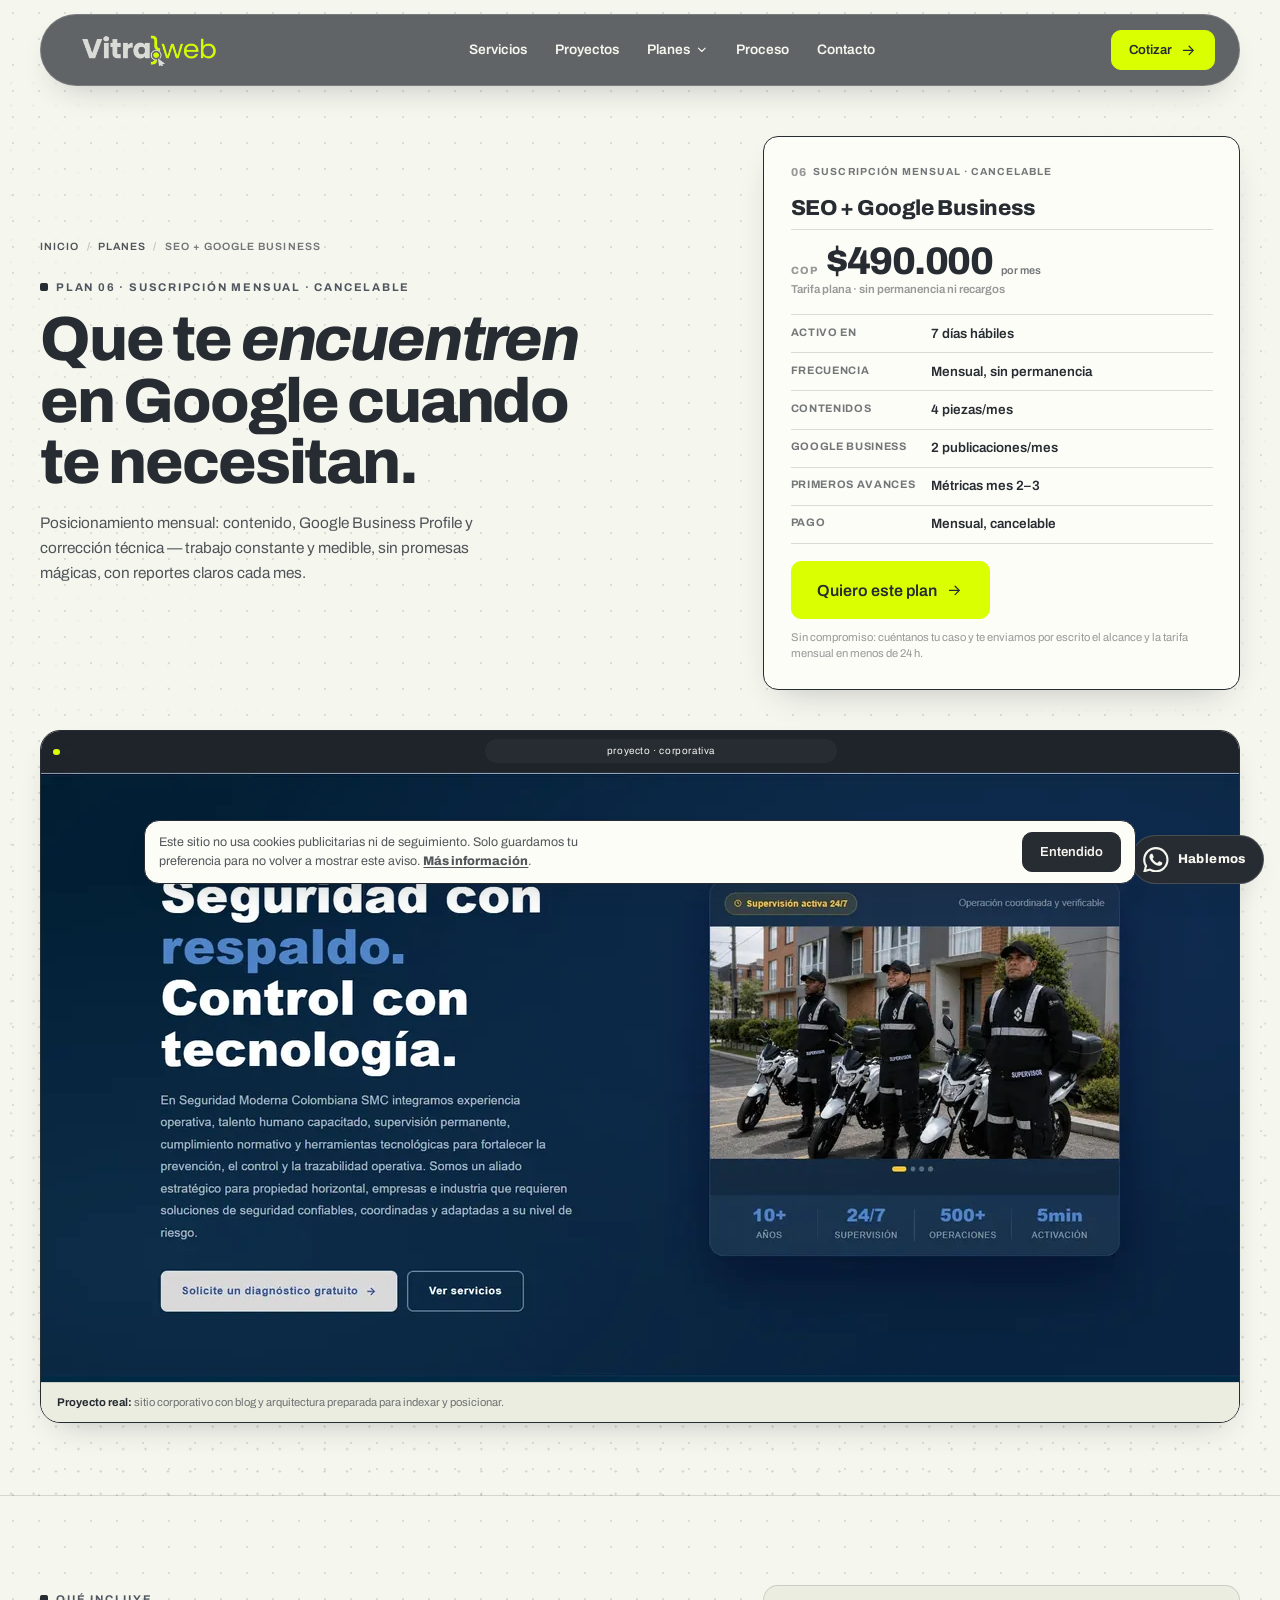
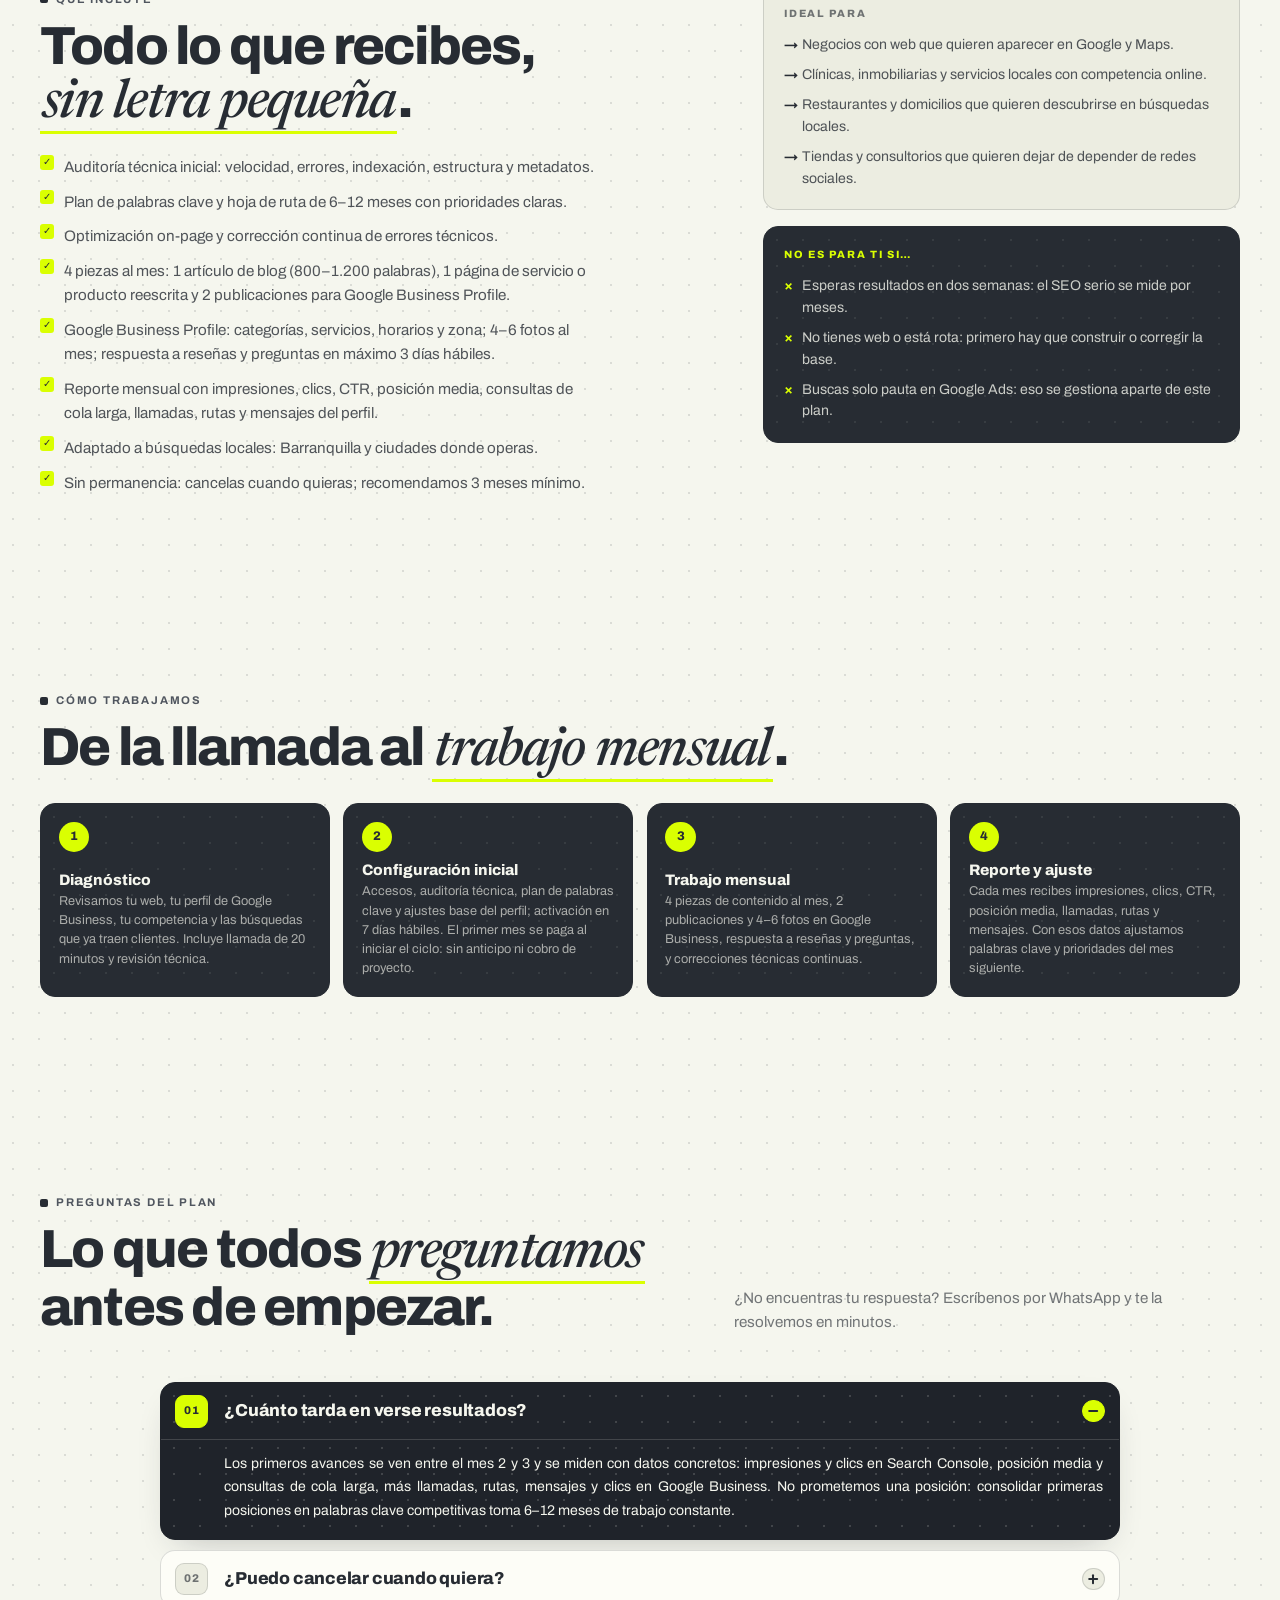
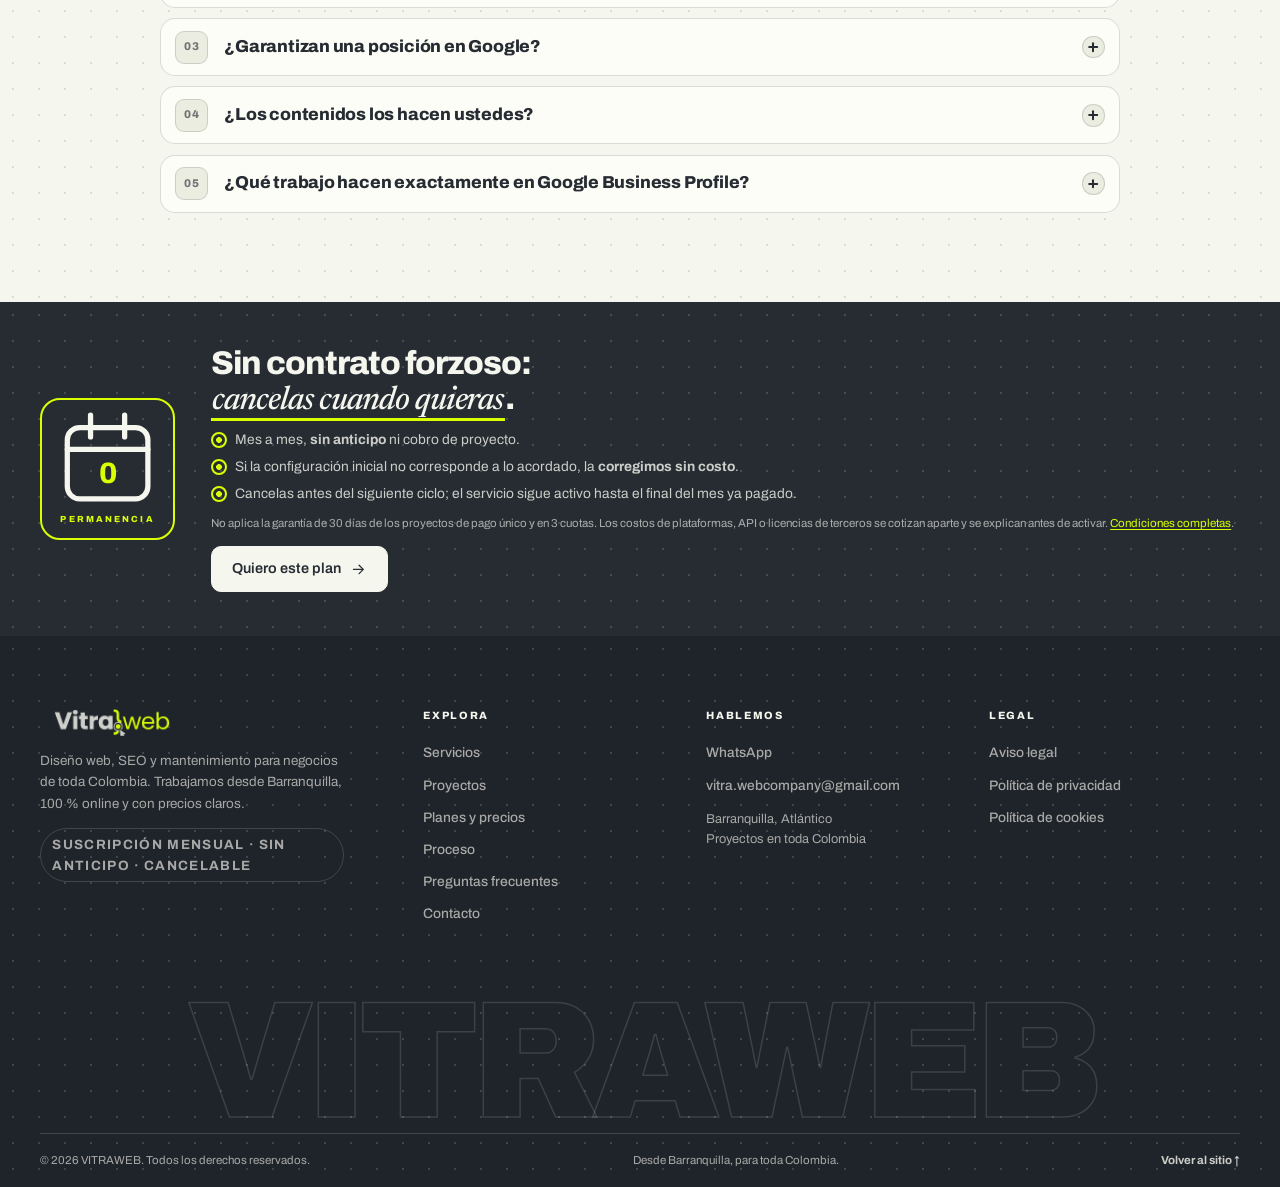
<file: VITRA.WEB/planes/seo-google-business.html>
<!DOCTYPE html>
<html lang="es-CO" data-type="service">
<head>
  <meta charset="utf-8">
  <meta name="viewport" content="width=device-width, initial-scale=1">

  <title>SEO + Google Business mensual | VITRAWEB</title>
  <meta name="description" content="Auditoría técnica, plan de palabras clave y 4 piezas al mes para Google y Google Business Profile, con reporte mensual. Sin contrato forzoso.">
  <meta name="robots" content="index, follow, max-image-preview:large">
  <meta name="author" content="VITRAWEB">
  <meta name="theme-color" content="#F5F6EE">
  <meta name="format-detection" content="telephone=no">
  <link rel="canonical" href="https://vitraweb.co/planes/seo-google-business.html">
  <link rel="alternate" hreflang="es-CO" href="https://vitraweb.co/planes/seo-google-business.html">
  <link rel="alternate" hreflang="x-default" href="https://vitraweb.co/planes/seo-google-business.html">

  <meta property="og:type" content="website">
  <meta property="og:site_name" content="VITRAWEB">
  <meta property="og:locale" content="es_CO">
  <meta property="og:title" content="SEO + Google Business mensual | VITRAWEB">
  <meta property="og:description" content="Auditoría técnica, plan de palabras clave y 4 piezas al mes para Google y Google Business Profile, con reporte mensual. Sin contrato forzoso.">
  <meta property="og:url" content="https://vitraweb.co/planes/seo-google-business.html">
  <meta property="og:image" content="https://vitraweb.co/assets/img/og.webp">
  <meta property="og:image:width" content="1200">
  <meta property="og:image:height" content="630">
  <meta property="og:image:alt" content="SEO + Google Business | VITRAWEB">
  <meta name="twitter:card" content="summary_large_image">
  <meta name="twitter:title" content="SEO + Google Business mensual | VITRAWEB">
  <meta name="twitter:description" content="Auditoría técnica, plan de palabras clave y 4 piezas al mes para Google y Google Business Profile, con reporte mensual. Sin contrato forzoso.">
  <meta name="twitter:image" content="https://vitraweb.co/assets/img/og.webp">

  <link rel="icon" href="../assets/img/favicon.ico" sizes="any">
  <link rel="icon" type="image/png" href="../assets/img/favicon-32.png" sizes="32x32">
  <link rel="icon" type="image/png" href="../assets/img/favicon-16.png" sizes="16x16">
  <link rel="icon" type="image/png" href="../assets/img/favicon-96.png" sizes="96x96">
  <link rel="apple-touch-icon" href="../assets/img/favicon-180.png">

  <link rel="preconnect" href="https://fonts.googleapis.com">
  <link rel="preconnect" href="https://fonts.gstatic.com" crossorigin>
  <link href="https://fonts.googleapis.com/css2?family=Archivo:ital,wght@0,400..900;1,400..900&family=Newsreader:ital,opsz,wght@1,6..72,400..600&display=swap" rel="stylesheet">

  <link rel="stylesheet" href="../css/style.css">
  <script src="../js/main.js" defer></script>
  <noscript>
    <style>
      [data-enter]{opacity:1 !important;animation:none !important}
      /* Sin JS no se puede saber si la promo sigue vigente: se muestra solo precio de lista. */
      [data-promo-only],[data-promo-price],.countdown,.plans__promo{display:none !important}
      [data-regular-price]{display:block !important}
      /* Ya finalizada, la barra solo contiene el aviso de cierre: debe verse sin JS. */
      .is-promo-ended .plans__promo{display:block !important}
    </style>
  </noscript>

  <script type="application/ld+json" id="plan-service-schema">
{
    "@context": "https://schema.org",
    "@type": "Service",
    "serviceType": "SEO y posicionamiento en Google",
    "name": "SEO + Google Business",
    "description": "Posicionamiento mensual: auditoría técnica, plan de palabras clave, 4 piezas de contenido al mes y gestión de Google Business Profile con reporte mensual.",
    "provider": {
        "@id": "https://vitraweb.co/#business"
    },
    "areaServed": {
        "@type": "Country",
        "name": "Colombia"
    },
    "offers": {
        "@type": "Offer",
        "url": "https://vitraweb.co/planes/seo-google-business.html",
        "priceCurrency": "COP",
        "price": "490000",
        "availability": "https://schema.org/InStock",
        "priceSpecification": {
            "@type": "UnitPriceSpecification",
            "price": "490000",
            "priceCurrency": "COP",
            "unitText": "mes",
            "unitCode": "MON",
            "billingDuration": {
                "@type": "QuantitativeValue",
                "value": 1,
                "unitCode": "MON",
                "unitText": "mes"
            },
            "billingIncrement": 1,
            "referenceQuantity": {
                "@type": "QuantitativeValue",
                "value": 1,
                "unitCode": "MON",
                "unitText": "mes"
            }
        }
    }
}
  </script>
  <script type="application/ld+json">
{
    "@context": "https://schema.org",
    "@type": "FAQPage",
    "mainEntity": [
        {
            "@type": "Question",
            "name": "¿Cuánto tarda en verse resultados?",
            "acceptedAnswer": {
                "@type": "Answer",
                "text": "Los primeros avances se ven entre el mes 2 y 3 y se miden con datos concretos: impresiones y clics en Search Console, posición media y consultas de cola larga, más llamadas, rutas, mensajes y clics en Google Business. No prometemos una posición: consolidar primeras posiciones en palabras clave competitivas toma 6–12 meses de trabajo constante."
            }
        },
        {
            "@type": "Question",
            "name": "¿Puedo cancelar cuando quiera?",
            "acceptedAnswer": {
                "@type": "Answer",
                "text": "Sí. Sin permanencia; cancelas cuando quieras. Recomendamos 3 meses mínimo para medir resultados."
            }
        },
        {
            "@type": "Question",
            "name": "¿Garantizan una posición en Google?",
            "acceptedAnswer": {
                "@type": "Answer",
                "text": "No: nadie garantiza posiciones. Garantizamos trabajo técnico medible con reporte mensual y acciones ajustadas."
            }
        },
        {
            "@type": "Question",
            "name": "¿Los contenidos los hacen ustedes?",
            "acceptedAnswer": {
                "@type": "Answer",
                "text": "Sí. Cada mes entregamos 4 piezas: 1 artículo de blog de 800–1.200 palabras, 1 página de servicio o producto reescrita y 2 publicaciones para Google Business Profile. Todas se escriben para tus palabras clave y tu tipo de cliente."
            }
        },
        {
            "@type": "Question",
            "name": "¿Qué trabajo hacen exactamente en Google Business Profile?",
            "acceptedAnswer": {
                "@type": "Answer",
                "text": "Optimizamos categorías, servicios, horarios, atributos y zona de servicio; publicamos 2 novedades al mes con imagen y CTA; subimos 4–6 fotos; respondemos reseñas y preguntas en máximo 3 días hábiles; y revisamos llamadas, rutas, clics y mensajes en el reporte mensual. No gestionamos campañas de Google Ads."
            }
        }
    ]
}
  </script>
</head>
<body>
  <a class="skip-link" href="#main">Saltar al contenido principal</a>

  <header class="site-header">
    <div class="container header__inner">
      <a class="brand" href="../index.html" aria-label="VITRAWEB, volver al inicio">
        <img src="../assets/img/logo-vitra-claro.webp" alt="VITRAWEB, estudio de diseño web para negocios de Colombia" width="616" height="120">
      </a>

      <input class="nav-check" type="checkbox" id="nav-check">
      <label class="nav-toggle" for="nav-check">
        <span class="nav-toggle__bars" aria-hidden="true"></span>
        <span class="sr-only">Abrir menú de navegación</span>
      </label>

      <nav class="primary-nav" id="primary-nav" aria-label="Navegación principal">
        <a href="../index.html#servicios">Servicios</a>
        <a href="../index.html#proyectos">Proyectos</a>
        <div class="nav-item nav-item--menu">
          <a href="../index.html#planes" class="nav-menu__toggle" aria-expanded="false" aria-controls="nav-menu-planes">Planes
            <svg class="nav-caret" viewBox="0 0 24 24" fill="none" stroke="currentColor" stroke-width="2" stroke-linecap="round" stroke-linejoin="round" aria-hidden="true" focusable="false"><path d="m6 9 6 6 6-6"/></svg>
          </a>
          <div class="nav-menu" id="nav-menu-planes" role="navigation" aria-label="Planes y precios">
            <p class="nav-menu__eyebrow">Pago único · 50 % OFF</p>
            <a class="nav-menu__item" href="../planes/landing-page-express.html"><span class="nav-menu__name">Landing Page Express</span><span class="nav-menu__price">$450.000</span></a>
            <a class="nav-menu__item" href="../planes/identidad-visual-copywriting.html"><span class="nav-menu__name">Identidad Visual + Copywriting</span><span class="nav-menu__price">$600.000</span></a>
            <a class="nav-menu__item" href="../planes/web-corporativa-360.html"><span class="nav-menu__name">Web Corporativa 360</span><span class="nav-menu__price">$1.200.000</span></a>
            <a class="nav-menu__item" href="../planes/tienda-online-e-commerce.html"><span class="nav-menu__name">Tienda Online E-commerce</span><span class="nav-menu__price">$1.800.000</span></a>
            <p class="nav-menu__eyebrow">Suscripción mensual · cancelable</p>
            <a class="nav-menu__item" href="../planes/chatbot-mantenimiento.html"><span class="nav-menu__name">Chatbot + Mantenimiento</span><span class="nav-menu__price">$390.000/mes</span></a>
            <a class="nav-menu__item" href="../planes/seo-google-business.html"><span class="nav-menu__name">SEO + Google Business</span><span class="nav-menu__price">$490.000/mes</span></a>
            <a class="nav-menu__all" href="../index.html#planes">Ver todos los planes y precios <svg class="btn__arrow" viewBox="0 0 24 24" fill="none" stroke="currentColor" stroke-width="1.8" stroke-linecap="round" stroke-linejoin="round" aria-hidden="true" focusable="false"><path d="M5 12h13"/><path d="m13 6 6 6-6 6"/></svg></a>
          </div>
        </div>
        <a href="../index.html#proceso">Proceso</a>
        <a href="../index.html#contacto">Contacto</a>
        <a class="btn btn--ink btn--sm primary-nav__cta" href="https://wa.me/573003100691?text=Hola%20VITRAWEB%2C%20quiero%20cotizar%20el%20plan%20SEO%20%2B%20Google%20Business." target="_blank" rel="noopener">
          Cotizar
          <svg class="btn__arrow" viewBox="0 0 24 24" fill="none" stroke="currentColor" stroke-width="1.8" stroke-linecap="round" stroke-linejoin="round" aria-hidden="true" focusable="false"><path d="M5 12h13"/><path d="m13 6 6 6-6 6"/></svg>
        </a>
      </nav>

      <a class="btn btn--ink btn--sm header__cta" href="https://wa.me/573003100691?text=Hola%20VITRAWEB%2C%20quiero%20cotizar%20el%20plan%20SEO%20%2B%20Google%20Business." target="_blank" rel="noopener">
        Cotizar
        <svg class="btn__arrow" viewBox="0 0 24 24" fill="none" stroke="currentColor" stroke-width="1.8" stroke-linecap="round" stroke-linejoin="round" aria-hidden="true" focusable="false"><path d="M5 12h13"/><path d="m13 6 6 6-6 6"/></svg>
      </a>
    </div>
  </header>

  <main id="main">
    <section class="plan-hero" aria-labelledby="plan-title">
      <div class="container plan-hero__grid">
        <div class="plan-hero__copy">
          <nav class="breadcrumb" aria-label="Ruta de navegación">
            <a href="../index.html">Inicio</a>
            <span aria-hidden="true">/</span>
            <a href="../index.html#planes">Planes</a>
            <span aria-hidden="true">/</span>
            <span>SEO + Google Business</span>
          </nav>

          <p class="eyebrow" data-enter style="--delay:.05s"><span class="eyebrow__dot" aria-hidden="true"></span> Plan 06 · Suscripción mensual · cancelable</p>
          <h1 class="plan-hero__title" id="plan-title" data-enter style="--delay:.14s">Que te <em>encuentren</em> en Google cuando te necesitan.</h1>
          <p class="plan-hero__lead" data-enter style="--delay:.24s">Posicionamiento mensual: contenido, Google Business Profile y corrección técnica — trabajo constante y medible, sin promesas mágicas, con reportes claros cada mes.</p>
        </div>

        <aside class="plan-hero__card" aria-label="Precio y condiciones del plan" data-enter style="--delay:.2s">
          <p class="plan__kicker"><span class="plan__index" aria-hidden="true">06</span><span class="plan__type">Suscripción mensual · cancelable</span></p>
          <h2 class="plan-hero__card-name">SEO + Google Business</h2>

          <p class="plan__amount"><span class="plan__currency">COP</span><span class="plan__value">$490.000</span><span class="plan__period">por mes</span></p>
          <p class="plan__compare plan__compare--flat">Tarifa plana · sin permanencia ni recargos</p>

          <dl class="plan-hero__facts">
            <div class="plan-hero__fact"><dt>Activo en</dt><dd>7 días hábiles</dd></div>
            <div class="plan-hero__fact"><dt>Frecuencia</dt><dd>Mensual, sin permanencia</dd></div>
            <div class="plan-hero__fact"><dt>Contenidos</dt><dd>4 piezas/mes</dd></div>
            <div class="plan-hero__fact"><dt>Google Business</dt><dd>2 publicaciones/mes</dd></div>
            <div class="plan-hero__fact"><dt>Primeros avances</dt><dd>Métricas mes 2–3</dd></div>
            <div class="plan-hero__fact"><dt>Pago</dt><dd>Mensual, cancelable</dd></div>
          </dl>

          <a class="btn btn--lime btn--xl" href="https://wa.me/573003100691?text=Hola%20VITRAWEB%2C%20quiero%20cotizar%20el%20plan%20SEO%20%2B%20Google%20Business." target="_blank" rel="noopener">
            Quiero este plan
            <svg class="btn__arrow" viewBox="0 0 24 24" fill="none" stroke="currentColor" stroke-width="1.8" stroke-linecap="round" stroke-linejoin="round" aria-hidden="true" focusable="false"><path d="M5 12h13"/><path d="m13 6 6 6-6 6"/></svg>
          </a>
          <p class="plan-hero__note">Sin compromiso: cuéntanos tu caso y te enviamos por escrito el alcance y la tarifa mensual en menos de 24 h.</p>

        </aside>
      </div>

      <div class="container">
        <figure class="plan-hero__photo plan-hero__photo--shot" data-enter style="--delay:.3s">
          <div class="plan-hero__chrome" aria-hidden="true">
            <span class="plan-hero__dots"><i></i><i></i><i></i></span>
            <span class="plan-hero__chrome-url">proyecto · corporativa</span>
          </div>
          <img src="../assets/img/portfolio-corporativa.webp" alt="Sitio corporativo con blog y arquitectura SEO construido por VITRAWEB" width="1200" height="609" loading="lazy" decoding="async">
          <figcaption class="plan-hero__caption"><strong>Proyecto real:</strong> sitio corporativo con blog y arquitectura preparada para indexar y posicionar.</figcaption>
        </figure>
      </div>
    </section>

    <section class="plan-includes" aria-labelledby="includes-title">
      <div class="container plan-includes__grid">
        <div>
          <p class="eyebrow"><span class="eyebrow__dot" aria-hidden="true"></span> Qué incluye</p>
          <h2 class="section-head__title" id="includes-title">Todo lo que recibes, <em>sin letra pequeña</em>.</h2>
          <ul class="plan-includes__list">
              <li>Auditoría técnica inicial: velocidad, errores, indexación, estructura y metadatos.</li>
              <li>Plan de palabras clave y hoja de ruta de 6–12 meses con prioridades claras.</li>
              <li>Optimización on-page y corrección continua de errores técnicos.</li>
              <li>4 piezas al mes: 1 artículo de blog (800–1.200 palabras), 1 página de servicio o producto reescrita y 2 publicaciones para Google Business Profile.</li>
              <li>Google Business Profile: categorías, servicios, horarios y zona; 4–6 fotos al mes; respuesta a reseñas y preguntas en máximo 3 días hábiles.</li>
              <li>Reporte mensual con impresiones, clics, CTR, posición media, consultas de cola larga, llamadas, rutas y mensajes del perfil.</li>
              <li>Adaptado a búsquedas locales: Barranquilla y ciudades donde operas.</li>
              <li>Sin permanencia: cancelas cuando quieras; recomendamos 3 meses mínimo.</li>
          </ul>
        </div>

        <aside class="plan-includes__aside" aria-label="Detalle del plan">
          <div class="plan-aside">
            <p class="plan-aside__title">Ideal para</p>
            <ul class="plan-aside__list">
            <li>Negocios con web que quieren aparecer en Google y Maps.</li>
            <li>Clínicas, inmobiliarias y servicios locales con competencia online.</li>
            <li>Restaurantes y domicilios que quieren descubrirse en búsquedas locales.</li>
            <li>Tiendas y consultorios que quieren dejar de depender de redes sociales.</li>
            </ul>
          </div>
          <div class="plan-aside plan-aside--warn">
            <p class="plan-aside__title">No es para ti si…</p>
            <ul class="plan-aside__list">
              <li>Esperas resultados en dos semanas: el SEO serio se mide por meses.</li>
              <li>No tienes web o está rota: primero hay que construir o corregir la base.</li>
              <li>Buscas solo pauta en Google Ads: eso se gestiona aparte de este plan.</li>
            </ul>
          </div>
        </aside>
      </div>
    </section>

    <section class="proceso" aria-labelledby="process-title">
      <div class="container">
        <p class="eyebrow"><span class="eyebrow__dot" aria-hidden="true"></span> Cómo trabajamos</p>
        <h2 class="section-head__title" id="process-title">De la llamada al <em>trabajo mensual</em>.</h2>

        <ol class="plan-steps">
          <li class="plan-step"><span class="plan-step__num" aria-hidden="true">1</span><div><h3 class="plan-step__title">Diagnóstico</h3><p class="plan-step__text">Revisamos tu web, tu perfil de Google Business, tu competencia y las búsquedas que ya traen clientes. Incluye llamada de 20 minutos y revisión técnica.</p></div></li>
          <li class="plan-step"><span class="plan-step__num" aria-hidden="true">2</span><div><h3 class="plan-step__title">Configuración inicial</h3><p class="plan-step__text">Accesos, auditoría técnica, plan de palabras clave y ajustes base del perfil; activación en 7 días hábiles. El primer mes se paga al iniciar el ciclo: sin anticipo ni cobro de proyecto.</p></div></li>
          <li class="plan-step"><span class="plan-step__num" aria-hidden="true">3</span><div><h3 class="plan-step__title">Trabajo mensual</h3><p class="plan-step__text">4 piezas de contenido al mes, 2 publicaciones y 4–6 fotos en Google Business, respuesta a reseñas y preguntas, y correcciones técnicas continuas.</p></div></li>
          <li class="plan-step"><span class="plan-step__num" aria-hidden="true">4</span><div><h3 class="plan-step__title">Reporte y ajuste</h3><p class="plan-step__text">Cada mes recibes impresiones, clics, CTR, posición media, llamadas, rutas y mensajes. Con esos datos ajustamos palabras clave y prioridades del mes siguiente.</p></div></li>
        </ol>
      </div>
    </section>

    <section class="faq" aria-labelledby="faq-title">
      <div class="container">
        <div class="section-head">
          <div class="section-head__lead">
            <p class="eyebrow"><span class="eyebrow__dot" aria-hidden="true"></span> Preguntas del plan</p>
            <h2 class="section-head__title" id="faq-title">Lo que todos <em>preguntamos</em> antes de empezar.</h2>
          </div>
          <div class="section-head__aside">
            <p>¿No encuentras tu respuesta? Escríbenos por WhatsApp y te la resolvemos en minutos.</p>
          </div>
        </div>

        <div class="faq__grid">
          <details class="faq__item" open>
            <summary class="faq__summary">
              <span class="faq__index" aria-hidden="true">01</span>
              <span class="faq__question">¿Cuánto tarda en verse resultados?</span>
              <span class="faq__icon" aria-hidden="true"></span>
            </summary>
            <p class="faq__answer">Los primeros avances se ven entre el mes 2 y 3 y se miden con datos concretos: impresiones y clics en Search Console, posición media y consultas de cola larga, más llamadas, rutas, mensajes y clics en Google Business. No prometemos una posición: consolidar primeras posiciones en palabras clave competitivas toma 6–12 meses de trabajo constante.</p>
          </details>

          <details class="faq__item">
            <summary class="faq__summary">
              <span class="faq__index" aria-hidden="true">02</span>
              <span class="faq__question">¿Puedo cancelar cuando quiera?</span>
              <span class="faq__icon" aria-hidden="true"></span>
            </summary>
            <p class="faq__answer">Sí. Sin permanencia; cancelas cuando quieras. Recomendamos 3 meses mínimo para medir resultados.</p>
          </details>

          <details class="faq__item">
            <summary class="faq__summary">
              <span class="faq__index" aria-hidden="true">03</span>
              <span class="faq__question">¿Garantizan una posición en Google?</span>
              <span class="faq__icon" aria-hidden="true"></span>
            </summary>
            <p class="faq__answer">No: nadie garantiza posiciones. Garantizamos trabajo técnico medible con reporte mensual y acciones ajustadas.</p>
          </details>

          <details class="faq__item">
            <summary class="faq__summary">
              <span class="faq__index" aria-hidden="true">04</span>
              <span class="faq__question">¿Los contenidos los hacen ustedes?</span>
              <span class="faq__icon" aria-hidden="true"></span>
            </summary>
            <p class="faq__answer">Sí. Cada mes entregamos 4 piezas: 1 artículo de blog de 800–1.200 palabras, 1 página de servicio o producto reescrita y 2 publicaciones para Google Business Profile. Todas se escriben para tus palabras clave y tu tipo de cliente.</p>
          </details>

          <details class="faq__item">
            <summary class="faq__summary">
              <span class="faq__index" aria-hidden="true">05</span>
              <span class="faq__question">¿Qué trabajo hacen exactamente en Google Business Profile?</span>
              <span class="faq__icon" aria-hidden="true"></span>
            </summary>
            <p class="faq__answer">Optimizamos categorías, servicios, horarios, atributos y zona de servicio; publicamos 2 novedades al mes con imagen y CTA; subimos 4–6 fotos; respondemos reseñas y preguntas en máximo 3 días hábiles; y revisamos llamadas, rutas, clics y mensajes en el reporte mensual. No gestionamos campañas de Google Ads.</p>
          </details>
        </div>
      </div>
    </section>

    <section class="garantia" aria-label="Suscripción sin permanencia">
      <div class="container garantia__inner">
        <div class="garantia__seal" aria-hidden="true">
          <svg class="garantia__cal" viewBox="0 0 64 64" focusable="false" aria-hidden="true">
            <rect x="6" y="12" width="52" height="46" rx="8"/>
            <path d="M6 26h52M21 4v14M43 4v14"/>
            <text class="garantia__calnum" x="32" y="48" text-anchor="middle">0</text>
          </svg>
          <span class="garantia__seal-label">permanencia</span>
        </div>
        <div class="garantia__body">
          <h2 class="garantia__title">Sin contrato forzoso: <em>cancelas cuando quieras</em>.</h2>
          <ul class="garantia__list">
            <li>Mes a mes, <strong>sin anticipo</strong> ni cobro de proyecto.</li>
            <li>Si la configuración inicial no corresponde a lo acordado, la <strong>corregimos sin costo</strong>.</li>
            <li>Cancelas antes del siguiente ciclo; el servicio sigue activo hasta el final del mes ya pagado.</li>
          </ul>
          <p class="garantia__small">No aplica la garantía de 30 días de los proyectos de pago único y en 3 cuotas. Los costos de plataformas, API o licencias de terceros se cotizan aparte y se explican antes de activar. <a href="../legal/aviso-legal.html">Condiciones completas</a>.</p>
          <a class="btn btn--paper garantia__cta" href="https://wa.me/573003100691?text=Hola%20VITRAWEB%2C%20quiero%20cotizar%20el%20plan%20SEO%20%2B%20Google%20Business." target="_blank" rel="noopener">
            Quiero este plan
            <svg class="btn__arrow" viewBox="0 0 24 24" fill="none" stroke="currentColor" stroke-width="1.8" stroke-linecap="round" stroke-linejoin="round" aria-hidden="true" focusable="false"><path d="M5 12h13"/><path d="m13 6 6 6-6 6"/></svg>
          </a>
        </div>
      </div>
    </section>
  </main>

  <footer class="site-footer">
    <div class="container">
      <div class="footer__top">
        <div class="footer__brand">
          <a class="brand" href="../index.html" aria-label="VITRAWEB, volver al inicio">
            <img src="../assets/img/logo-vitra-claro.webp" alt="VITRAWEB, estudio de diseño web para negocios de Colombia" width="616" height="120" loading="lazy">
          </a>
          <p>Diseño web, SEO y mantenimiento para negocios de toda Colombia. Trabajamos desde Barranquilla, 100&nbsp;% online y con precios claros.</p>
          <p class="footer__badge">Suscripción mensual · sin anticipo · cancelable</p>
        </div>

        <nav class="footer__nav" aria-label="Navegación del pie de página">
          <p class="footer__title">Explora</p>
          <a href="../index.html#servicios">Servicios</a>
          <a href="../index.html#proyectos">Proyectos</a>
          <a href="../index.html#planes">Planes y precios</a>
          <a href="../index.html#proceso">Proceso</a>
          <a href="../index.html#faq">Preguntas frecuentes</a>
          <a href="../index.html#contacto">Contacto</a>
        </nav>

        <div class="footer__contact">
          <p class="footer__title">Hablemos</p>
          <a href="https://wa.me/573003100691?text=Hola%20VITRAWEB%2C%20quiero%20informaci%C3%B3n%20sobre%20dise%C3%B1o%20web." target="_blank" rel="noopener">WhatsApp</a>
          <a href="mailto:vitra.webcompany@gmail.com" data-copy-email="vitra.webcompany@gmail.com">vitra.webcompany@gmail.com</a>
          <p>Barranquilla, Atlántico<br>Proyectos en toda Colombia</p>
        </div>

        <div class="footer__legal">
          <p class="footer__title">Legal</p>
          <a href="../legal/aviso-legal.html">Aviso legal</a>
          <a href="../legal/politica-privacidad.html">Política de privacidad</a>
          <a href="../legal/politica-cookies.html">Política de cookies</a>
        </div>
      </div>

      <div class="footer__word" aria-hidden="true">VITRAWEB</div>

      <div class="footer__bottom">
        <p>© <span data-year>2026</span> VITRAWEB. Todos los derechos reservados.</p>
        <p>Desde Barranquilla, para toda Colombia.</p>
        <a class="footer__top-link" href="../index.html">Volver al sitio ↑</a>
      </div>
    </div>
  </footer>

  <a class="whatsapp-float" href="https://wa.me/573003100691?text=Hola%20VITRAWEB%2C%20quiero%20cotizar%20el%20plan%20SEO%20%2B%20Google%20Business." target="_blank" rel="noopener" aria-label="Escribir a VITRAWEB por WhatsApp">
    <svg viewBox="0 0 24 24" fill="currentColor" aria-hidden="true" focusable="false"><path d="M17.472 14.382c-.297-.149-1.758-.867-2.03-.967-.273-.099-.471-.148-.67.15-.197.297-.767.966-.94 1.164-.173.199-.347.223-.644.075-.297-.15-1.255-.463-2.39-1.475-.883-.788-1.48-1.761-1.653-2.059-.173-.297-.018-.458.13-.606.134-.133.297-.347.446-.52.149-.174.198-.298.298-.497.099-.198.05-.371-.025-.52-.075-.149-.669-1.612-.916-2.207-.242-.579-.487-.5-.669-.51-.173-.008-.371-.01-.57-.01-.198 0-.52.074-.792.372-.272.297-1.04 1.016-1.04 2.479 0 1.462 1.065 2.875 1.213 3.074.149.198 2.096 3.2 5.077 4.487.709.306 1.262.489 1.694.625.712.227 1.36.195 1.871.118.571-.085 1.758-.719 2.006-1.413.248-.694.248-1.289.173-1.413-.074-.124-.272-.198-.57-.347m-5.421 7.403h-.004a9.87 9.87 0 01-5.031-1.378l-.361-.214-3.741.982.998-3.648-.235-.374a9.86 9.86 0 01-1.51-5.26c.001-5.45 4.436-9.884 9.888-9.884 2.64 0 5.122 1.03 6.988 2.898a9.825 9.825 0 012.893 6.994c-.003 5.45-4.437 9.884-9.885 9.884m8.413-18.297A11.815 11.815 0 0012.05 0C5.495 0 .16 5.335.157 11.892c0 2.096.547 4.142 1.588 5.945L.057 24l6.305-1.654a11.882 11.882 0 005.683 1.448h.005c6.554 0 11.89-5.335 11.893-11.893a11.821 11.821 0 00-3.48-8.413Z"/></svg>
    <span class="whatsapp-float__label" aria-hidden="true">Hablemos</span>
  </a>

  <div class="toast" data-toast role="status" aria-live="polite" hidden>
    <span class="toast__dot" aria-hidden="true"></span>
    <p class="toast__text" data-toast-text></p>
    <button class="toast__close" type="button" data-toast-close aria-label="Cerrar aviso">×</button>
  </div>

  <div class="cookie-banner" data-cookie-banner hidden>
    <div class="cookie-banner__inner">
      <p>Este sitio no usa cookies publicitarias ni de seguimiento. Solo guardamos tu preferencia para no volver a mostrar este aviso. <a href="../legal/politica-cookies.html">Más información</a>.</p>
      <button class="btn btn--ink btn--sm" type="button" data-cookie-accept>Entendido</button>
    </div>
  </div>
</body>
</html>
</file>
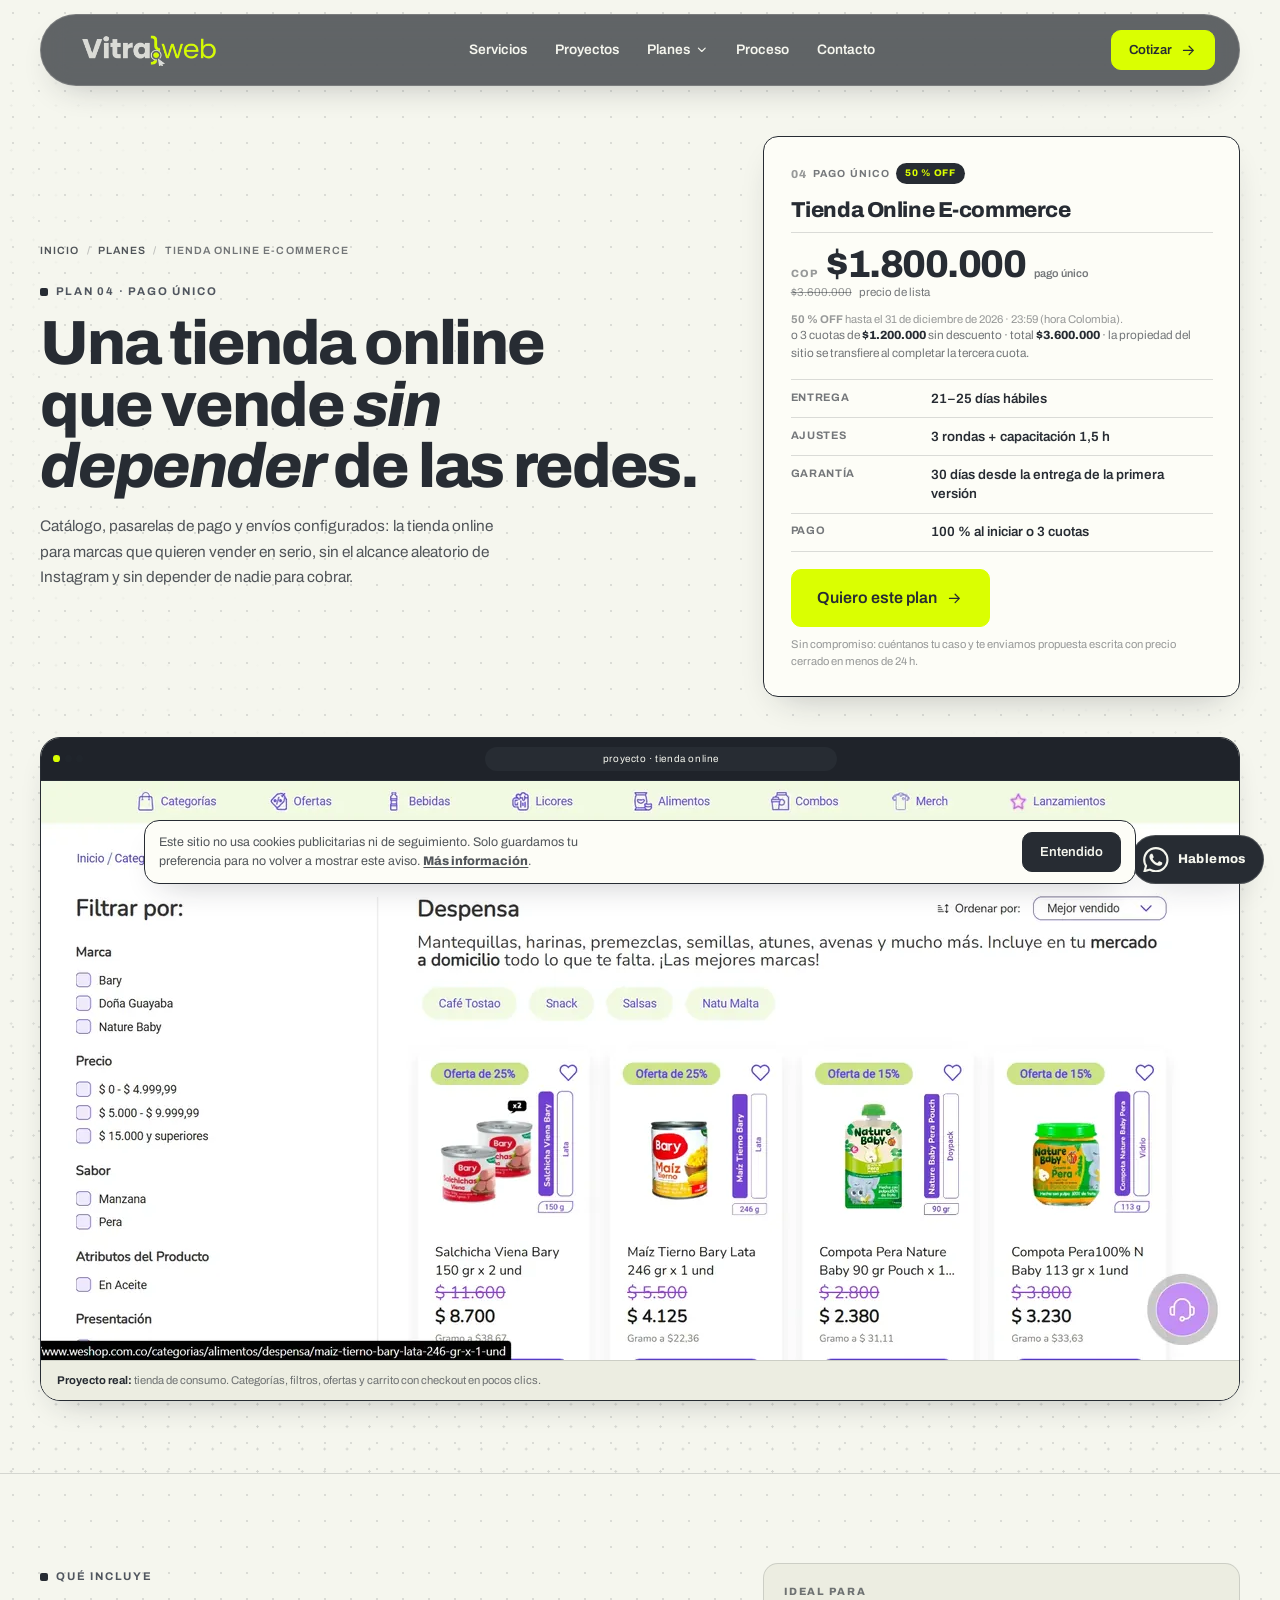
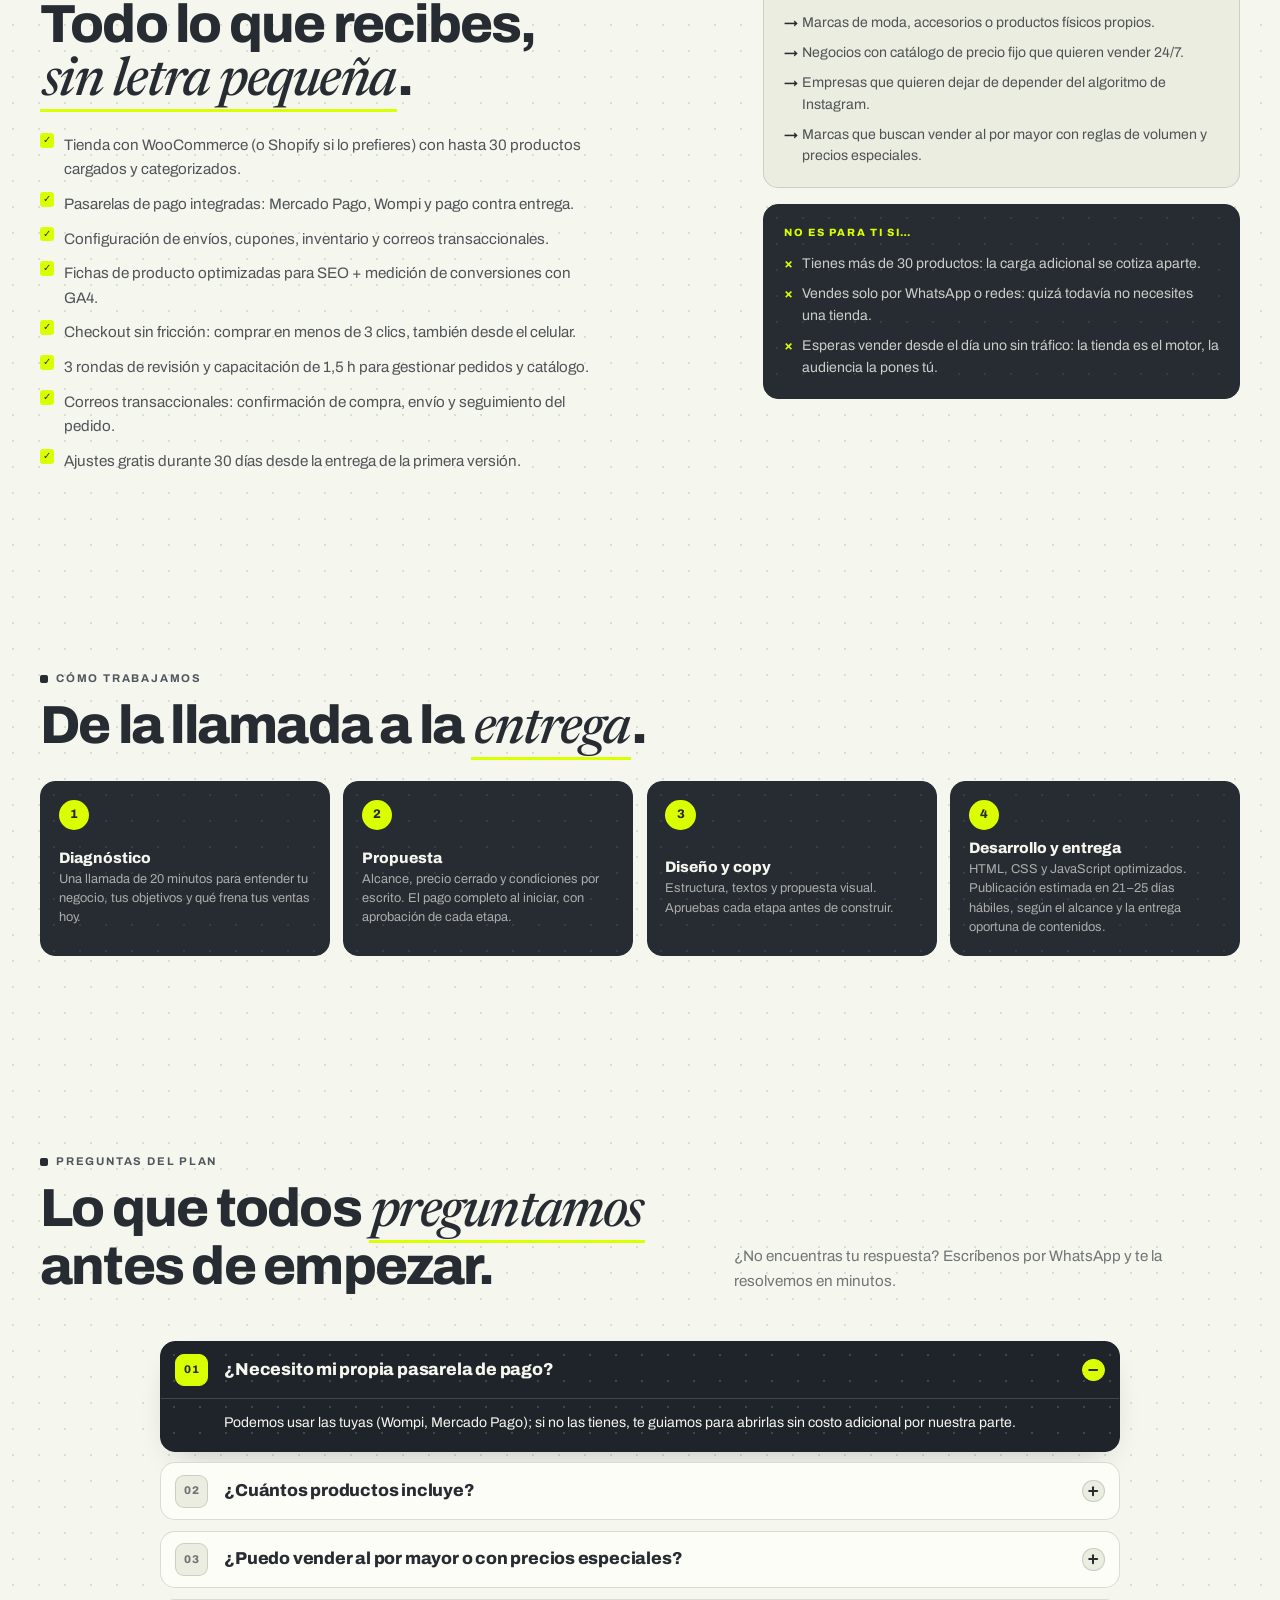
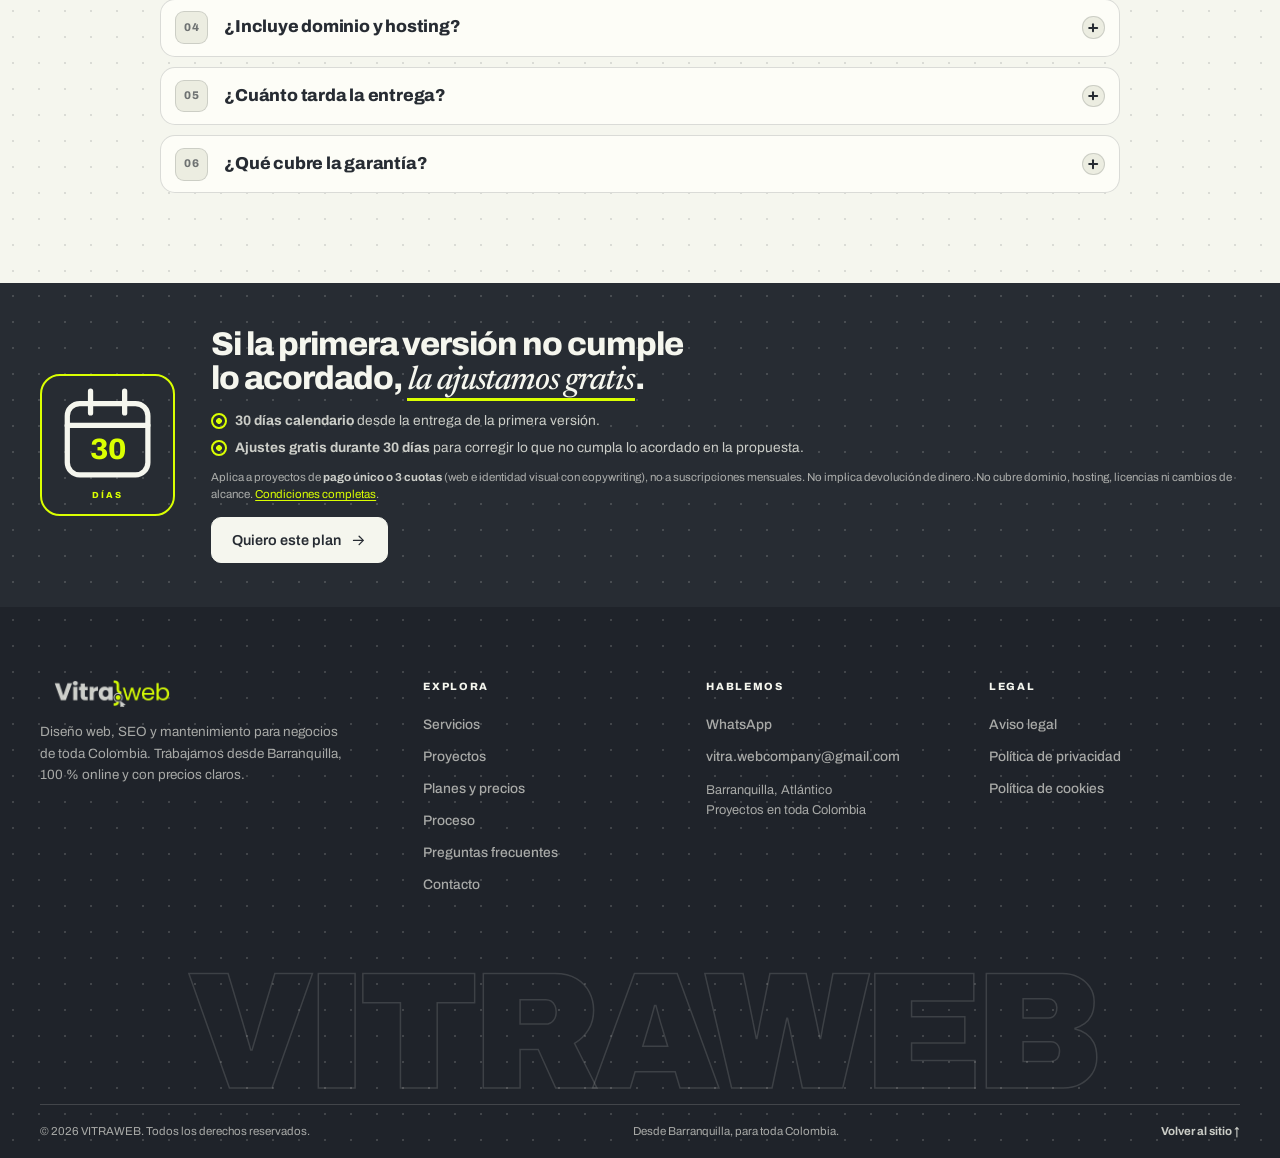
<file: VITRA.WEB/planes/tienda-online-e-commerce.html>
<!DOCTYPE html>
<html lang="es-CO" data-type="service">
<head>
  <meta charset="utf-8">
  <meta name="viewport" content="width=device-width, initial-scale=1">

  <title>Tienda Online E-commerce | VITRAWEB</title>
  <meta name="description" content="Tienda online con WooCommerce o Shopify, hasta 30 productos, pasarelas de pago, envíos y fichas SEO. Lista en 21–25 días hábiles.">
  <meta name="robots" content="index, follow, max-image-preview:large">
  <meta name="author" content="VITRAWEB">
  <meta name="theme-color" content="#F5F6EE">
  <meta name="format-detection" content="telephone=no">
  <link rel="canonical" href="https://vitraweb.co/planes/tienda-online-e-commerce.html">
  <link rel="alternate" hreflang="es-CO" href="https://vitraweb.co/planes/tienda-online-e-commerce.html">
  <link rel="alternate" hreflang="x-default" href="https://vitraweb.co/planes/tienda-online-e-commerce.html">

  <meta property="og:type" content="website">
  <meta property="og:site_name" content="VITRAWEB">
  <meta property="og:locale" content="es_CO">
  <meta property="og:title" content="Tienda Online E-commerce | VITRAWEB">
  <meta property="og:description" content="Tienda online con WooCommerce o Shopify, hasta 30 productos, pasarelas de pago, envíos y fichas SEO. Lista en 21–25 días hábiles.">
  <meta property="og:url" content="https://vitraweb.co/planes/tienda-online-e-commerce.html">
  <meta property="og:image" content="https://vitraweb.co/assets/img/og.webp">
  <meta property="og:image:width" content="1200">
  <meta property="og:image:height" content="630">
  <meta property="og:image:alt" content="Tienda Online E-commerce | VITRAWEB">
  <meta name="twitter:card" content="summary_large_image">
  <meta name="twitter:title" content="Tienda Online E-commerce | VITRAWEB">
  <meta name="twitter:description" content="Tienda online con WooCommerce o Shopify, hasta 30 productos, pasarelas de pago, envíos y fichas SEO. Lista en 21–25 días hábiles.">
  <meta name="twitter:image" content="https://vitraweb.co/assets/img/og.webp">

  <link rel="icon" href="../assets/img/favicon.ico" sizes="any">
  <link rel="icon" type="image/png" href="../assets/img/favicon-32.png" sizes="32x32">
  <link rel="icon" type="image/png" href="../assets/img/favicon-16.png" sizes="16x16">
  <link rel="icon" type="image/png" href="../assets/img/favicon-96.png" sizes="96x96">
  <link rel="apple-touch-icon" href="../assets/img/favicon-180.png">

  <link rel="preconnect" href="https://fonts.googleapis.com">
  <link rel="preconnect" href="https://fonts.gstatic.com" crossorigin>
  <link href="https://fonts.googleapis.com/css2?family=Archivo:ital,wght@0,400..900;1,400..900&family=Newsreader:ital,opsz,wght@1,6..72,400..600&display=swap" rel="stylesheet">

  <link rel="stylesheet" href="../css/style.css">
  <script src="../js/main.js" defer></script>
  <noscript>
    <style>
      [data-enter]{opacity:1 !important;animation:none !important}
      /* Sin JS no se puede saber si la promo sigue vigente: se muestra solo precio de lista. */
      [data-promo-only],[data-promo-price],.countdown,.plans__promo{display:none !important}
      [data-regular-price]{display:block !important}
      /* Ya finalizada, la barra solo contiene el aviso de cierre: debe verse sin JS. */
      .is-promo-ended .plans__promo{display:block !important}
    </style>
  </noscript>

  <script type="application/ld+json" id="plan-service-schema">
{
    "@context": "https://schema.org",
    "@type": "Service",
    "serviceType": "Diseño de tienda online",
    "name": "Tienda Online E-commerce",
    "url": "https://vitraweb.co/planes/tienda-online-e-commerce.html",
    "description": "Tienda online profesional con hasta 30 productos cargados: WooCommerce o Shopify, pasarelas de pago (Mercado Pago, Wompi, contra entrega), envíos, cupones e inventario.",
    "provider": {
        "@id": "https://vitraweb.co/#business"
    },
    "areaServed": {
        "@type": "Country",
        "name": "Colombia"
    },
    "offers": {
        "@type": "AggregateOffer",
        "url": "https://vitraweb.co/planes/tienda-online-e-commerce.html",
        "availability": "https://schema.org/InStock",
        "priceCurrency": "COP",
        "lowPrice": "1800000",
        "highPrice": "3600000",
        "offerCount": "1",
        "priceValidUntil": "2026-12-31"
    }
}
  </script>
  <script type="application/ld+json">
{
    "@context": "https://schema.org",
    "@type": "FAQPage",
    "mainEntity": [
        {
            "@type": "Question",
            "name": "¿Necesito mi propia pasarela de pago?",
            "acceptedAnswer": {
                "@type": "Answer",
                "text": "Podemos usar las tuyas (Wompi, Mercado Pago); si no las tienes, te guiamos para abrirlas sin costo adicional por nuestra parte."
            }
        },
        {
            "@type": "Question",
            "name": "¿Cuántos productos incluye?",
            "acceptedAnswer": {
                "@type": "Answer",
                "text": "Hasta 30 productos cargados y categorizados. Si tienes más, cotizamos la carga adicional aparte."
            }
        },
        {
            "@type": "Question",
            "name": "¿Puedo vender al por mayor o con precios especiales?",
            "acceptedAnswer": {
                "@type": "Answer",
                "text": "Sí. WooCommerce permite reglas de volumen y precios especiales por cliente o mayoreo."
            }
        },
        {
            "@type": "Question",
            "name": "¿Incluye dominio y hosting?",
            "acceptedAnswer": {
                "@type": "Answer",
                "text": "Se cobran aparte. El dominio se registra o se transfiere a tu nombre y se renueva cada año. Para una tienda recomendamos hosting profesional con SSL, copias de seguridad, rendimiento y soporte; no trabajamos tiendas críticas sobre hosting gratuito. Te ayudamos a elegir y configurar."
            }
        },
        {
            "@type": "Question",
            "name": "¿Cuánto tarda la entrega?",
            "acceptedAnswer": {
                "@type": "Answer",
                "text": "21–25 días hábiles desde que recibimos el pago, el catálogo y los accesos. El plazo es estimado y depende del número de productos, las pasarelas de pago y la entrega oportuna de fotos, textos y datos."
            }
        },
        {
            "@type": "Question",
            "name": "¿Qué cubre la garantía?",
            "acceptedAnswer": {
                "@type": "Answer",
                "text": "3 rondas de revisión incluidas. Ajustes gratis durante 30 días: 30 días calendario desde la entrega de la primera versión para corregir lo que no cumpla lo acordado en la propuesta. Aplica a proyectos de pago único o 3 cuotas (web e identidad visual con copywriting); no a suscripciones mensuales. No implica devolución de dinero ni cambios de alcance."
            }
        }
    ]
}
  </script>
</head>
<body>
  <a class="skip-link" href="#main">Saltar al contenido principal</a>

  <header class="site-header">
    <div class="container header__inner">
      <a class="brand" href="../index.html" aria-label="VITRAWEB, volver al inicio">
        <img src="../assets/img/logo-vitra-claro.webp" alt="VITRAWEB, estudio de diseño web para negocios de Colombia" width="616" height="120">
      </a>

      <input class="nav-check" type="checkbox" id="nav-check">
      <label class="nav-toggle" for="nav-check">
        <span class="nav-toggle__bars" aria-hidden="true"></span>
        <span class="sr-only">Abrir menú de navegación</span>
      </label>

      <nav class="primary-nav" id="primary-nav" aria-label="Navegación principal">
        <a href="../index.html#servicios">Servicios</a>
        <a href="../index.html#proyectos">Proyectos</a>
        <div class="nav-item nav-item--menu">
          <a href="../index.html#planes" class="nav-menu__toggle" aria-expanded="false" aria-controls="nav-menu-planes">Planes
            <svg class="nav-caret" viewBox="0 0 24 24" fill="none" stroke="currentColor" stroke-width="2" stroke-linecap="round" stroke-linejoin="round" aria-hidden="true" focusable="false"><path d="m6 9 6 6 6-6"/></svg>
          </a>
          <div class="nav-menu" id="nav-menu-planes" role="navigation" aria-label="Planes y precios">
            <p class="nav-menu__eyebrow">Pago único · 50 % OFF</p>
            <a class="nav-menu__item" href="../planes/landing-page-express.html"><span class="nav-menu__name">Landing Page Express</span><span class="nav-menu__price">$450.000</span></a>
            <a class="nav-menu__item" href="../planes/identidad-visual-copywriting.html"><span class="nav-menu__name">Identidad Visual + Copywriting</span><span class="nav-menu__price">$600.000</span></a>
            <a class="nav-menu__item" href="../planes/web-corporativa-360.html"><span class="nav-menu__name">Web Corporativa 360</span><span class="nav-menu__price">$1.200.000</span></a>
            <a class="nav-menu__item" href="../planes/tienda-online-e-commerce.html"><span class="nav-menu__name">Tienda Online E-commerce</span><span class="nav-menu__price">$1.800.000</span></a>
            <p class="nav-menu__eyebrow">Suscripción mensual · cancelable</p>
            <a class="nav-menu__item" href="../planes/chatbot-mantenimiento.html"><span class="nav-menu__name">Chatbot + Mantenimiento</span><span class="nav-menu__price">$390.000/mes</span></a>
            <a class="nav-menu__item" href="../planes/seo-google-business.html"><span class="nav-menu__name">SEO + Google Business</span><span class="nav-menu__price">$490.000/mes</span></a>
            <a class="nav-menu__all" href="../index.html#planes">Ver todos los planes y precios <svg class="btn__arrow" viewBox="0 0 24 24" fill="none" stroke="currentColor" stroke-width="1.8" stroke-linecap="round" stroke-linejoin="round" aria-hidden="true" focusable="false"><path d="M5 12h13"/><path d="m13 6 6 6-6 6"/></svg></a>
          </div>
        </div>
        <a href="../index.html#proceso">Proceso</a>
        <a href="../index.html#contacto">Contacto</a>
        <a class="btn btn--ink btn--sm primary-nav__cta" href="https://wa.me/573003100691?text=Hola%20VITRAWEB%2C%20quiero%20cotizar%20el%20plan%20Tienda%20Online%20E-commerce." target="_blank" rel="noopener">
          Cotizar
          <svg class="btn__arrow" viewBox="0 0 24 24" fill="none" stroke="currentColor" stroke-width="1.8" stroke-linecap="round" stroke-linejoin="round" aria-hidden="true" focusable="false"><path d="M5 12h13"/><path d="m13 6 6 6-6 6"/></svg>
        </a>
      </nav>

      <a class="btn btn--ink btn--sm header__cta" href="https://wa.me/573003100691?text=Hola%20VITRAWEB%2C%20quiero%20cotizar%20el%20plan%20Tienda%20Online%20E-commerce." target="_blank" rel="noopener">
        Cotizar
        <svg class="btn__arrow" viewBox="0 0 24 24" fill="none" stroke="currentColor" stroke-width="1.8" stroke-linecap="round" stroke-linejoin="round" aria-hidden="true" focusable="false"><path d="M5 12h13"/><path d="m13 6 6 6-6 6"/></svg>
      </a>
    </div>
  </header>

  <main id="main">
    <section class="plan-hero" aria-labelledby="plan-title">
      <div class="container plan-hero__grid">
        <div class="plan-hero__copy">
          <nav class="breadcrumb" aria-label="Ruta de navegación">
            <a href="../index.html">Inicio</a>
            <span aria-hidden="true">/</span>
            <a href="../index.html#planes">Planes</a>
            <span aria-hidden="true">/</span>
            <span>Tienda Online E-commerce</span>
          </nav>

          <p class="eyebrow" data-enter style="--delay:.05s"><span class="eyebrow__dot" aria-hidden="true"></span> Plan 04 · Pago único</p>
          <h1 class="plan-hero__title" id="plan-title" data-enter style="--delay:.14s">Una tienda online que vende <em>sin depender</em> de las redes.</h1>
          <p class="plan-hero__lead" data-enter style="--delay:.24s">Catálogo, pasarelas de pago y envíos configurados: la tienda online para marcas que quieren vender en serio, sin el alcance aleatorio de Instagram y sin depender de nadie para cobrar.</p>
        </div>

        <aside class="plan-hero__card" aria-label="Precio y condiciones del plan" data-enter style="--delay:.2s">
          <p class="plan__kicker"><span class="plan__index" aria-hidden="true">04</span><span class="plan__type">Pago único</span><span class="plan__badge" data-promo-only>50&nbsp;% OFF</span></p>
          <h2 class="plan-hero__card-name">Tienda Online E-commerce</h2>

          <p class="plan__amount" data-promo-price><span class="plan__currency">COP</span><span class="plan__value">$1.800.000</span><span class="plan__period">pago único</span></p>
          <p class="plan__amount" data-regular-price hidden><span class="plan__currency">COP</span><span class="plan__value">$3.600.000</span><span class="plan__period">pago único</span></p>
          <p class="plan__compare" data-promo-only><s>$3.600.000</s> precio de lista</p>
          <p class="plan-hero__note" data-promo-only><strong>50&nbsp;% OFF</strong> hasta el 31 de diciembre de 2026 · 23:59 (hora Colombia).</p>
          <p class="plan__installment">o 3 cuotas de <strong>$1.200.000</strong> sin descuento · total <strong>$3.600.000</strong> · la propiedad del sitio se transfiere al completar la tercera cuota.</p>

          <dl class="plan-hero__facts">
            <div class="plan-hero__fact"><dt>Entrega</dt><dd>21–25 días hábiles</dd></div>
            <div class="plan-hero__fact"><dt>Ajustes</dt><dd>3 rondas + capacitación 1,5 h</dd></div>
            <div class="plan-hero__fact"><dt>Garantía</dt><dd>30 días desde la entrega de la primera versión</dd></div>
            <div class="plan-hero__fact"><dt>Pago</dt><dd>100 % al iniciar o 3 cuotas</dd></div>
          </dl>

          <a class="btn btn--lime btn--xl" href="https://wa.me/573003100691?text=Hola%20VITRAWEB%2C%20quiero%20cotizar%20el%20plan%20Tienda%20Online%20E-commerce." target="_blank" rel="noopener">
            Quiero este plan
            <svg class="btn__arrow" viewBox="0 0 24 24" fill="none" stroke="currentColor" stroke-width="1.8" stroke-linecap="round" stroke-linejoin="round" aria-hidden="true" focusable="false"><path d="M5 12h13"/><path d="m13 6 6 6-6 6"/></svg>
          </a>
          <p class="plan-hero__note">Sin compromiso: cuéntanos tu caso y te enviamos propuesta escrita con precio cerrado en menos de 24 h.</p>
          <div class="sr-only" data-countdown data-deadline="2026-12-31T23:59:59-05:00" aria-hidden="true">
            <span data-countdown-days>00</span>
            <span data-countdown-hours>00</span>
            <span data-countdown-minutes>00</span>
            <span data-countdown-seconds>00</span>
          </div>
          <p class="plan-hero__note" data-countdown-ended hidden><strong>Promoción finalizada.</strong> Estos son los precios de lista vigentes; la suscripción mensual y el pago en 3 cuotas no cambiaron.</p>
        </aside>
      </div>

      <div class="container">
        <figure class="plan-hero__photo plan-hero__photo--shot" data-enter style="--delay:.3s">
          <div class="plan-hero__chrome" aria-hidden="true">
            <span class="plan-hero__dots"><i></i><i></i><i></i></span>
            <span class="plan-hero__chrome-url">proyecto · tienda online</span>
          </div>
          <img src="../assets/img/portfolio-tienda-online.webp" alt="Tienda online con categorías, filtros y carrito desarrollada por VITRAWEB para una marca de consumo" width="1200" height="579" loading="lazy" decoding="async">
          <figcaption class="plan-hero__caption"><strong>Proyecto real:</strong> tienda de consumo. Categorías, filtros, ofertas y carrito con checkout en pocos clics.</figcaption>
        </figure>
      </div>
    </section>

    <section class="plan-includes" aria-labelledby="includes-title">
      <div class="container plan-includes__grid">
        <div>
          <p class="eyebrow"><span class="eyebrow__dot" aria-hidden="true"></span> Qué incluye</p>
          <h2 class="section-head__title" id="includes-title">Todo lo que recibes, <em>sin letra pequeña</em>.</h2>
          <ul class="plan-includes__list">
              <li>Tienda con WooCommerce (o Shopify si lo prefieres) con hasta 30 productos cargados y categorizados.</li>
              <li>Pasarelas de pago integradas: Mercado Pago, Wompi y pago contra entrega.</li>
              <li>Configuración de envíos, cupones, inventario y correos transaccionales.</li>
              <li>Fichas de producto optimizadas para SEO + medición de conversiones con GA4.</li>
              <li>Checkout sin fricción: comprar en menos de 3 clics, también desde el celular.</li>
              <li>3 rondas de revisión y capacitación de 1,5 h para gestionar pedidos y catálogo.</li>
              <li>Correos transaccionales: confirmación de compra, envío y seguimiento del pedido.</li>
              <li>Ajustes gratis durante 30 días desde la entrega de la primera versión.</li>
          </ul>
        </div>

        <aside class="plan-includes__aside" aria-label="Detalle del plan">
          <div class="plan-aside">
            <p class="plan-aside__title">Ideal para</p>
            <ul class="plan-aside__list">
            <li>Marcas de moda, accesorios o productos físicos propios.</li>
            <li>Negocios con catálogo de precio fijo que quieren vender 24/7.</li>
            <li>Empresas que quieren dejar de depender del algoritmo de Instagram.</li>
            <li>Marcas que buscan vender al por mayor con reglas de volumen y precios especiales.</li>
            </ul>
          </div>
          <div class="plan-aside plan-aside--warn">
            <p class="plan-aside__title">No es para ti si…</p>
            <ul class="plan-aside__list">
              <li>Tienes más de 30 productos: la carga adicional se cotiza aparte.</li>
              <li>Vendes solo por WhatsApp o redes: quizá todavía no necesites una tienda.</li>
              <li>Esperas vender desde el día uno sin tráfico: la tienda es el motor, la audiencia la pones tú.</li>
            </ul>
          </div>
        </aside>
      </div>
    </section>

    <section class="proceso" aria-labelledby="process-title">
      <div class="container">
        <p class="eyebrow"><span class="eyebrow__dot" aria-hidden="true"></span> Cómo trabajamos</p>
        <h2 class="section-head__title" id="process-title">De la llamada a la <em>entrega</em>.</h2>

        <ol class="plan-steps">
          <li class="plan-step"><span class="plan-step__num" aria-hidden="true">1</span><div><h3 class="plan-step__title">Diagnóstico</h3><p class="plan-step__text">Una llamada de 20 minutos para entender tu negocio, tus objetivos y qué frena tus ventas hoy.</p></div></li>
          <li class="plan-step"><span class="plan-step__num" aria-hidden="true">2</span><div><h3 class="plan-step__title">Propuesta</h3><p class="plan-step__text">Alcance, precio cerrado y condiciones por escrito. El pago completo al iniciar, con aprobación de cada etapa.</p></div></li>
          <li class="plan-step"><span class="plan-step__num" aria-hidden="true">3</span><div><h3 class="plan-step__title">Diseño y copy</h3><p class="plan-step__text">Estructura, textos y propuesta visual. Apruebas cada etapa antes de construir.</p></div></li>
          <li class="plan-step"><span class="plan-step__num" aria-hidden="true">4</span><div><h3 class="plan-step__title">Desarrollo y entrega</h3><p class="plan-step__text">HTML, CSS y JavaScript optimizados. Publicación estimada en 21–25 días hábiles, según el alcance y la entrega oportuna de contenidos.</p></div></li>
        </ol>
      </div>
    </section>

    <section class="faq" aria-labelledby="faq-title">
      <div class="container">
        <div class="section-head">
          <div class="section-head__lead">
            <p class="eyebrow"><span class="eyebrow__dot" aria-hidden="true"></span> Preguntas del plan</p>
            <h2 class="section-head__title" id="faq-title">Lo que todos <em>preguntamos</em> antes de empezar.</h2>
          </div>
          <div class="section-head__aside">
            <p>¿No encuentras tu respuesta? Escríbenos por WhatsApp y te la resolvemos en minutos.</p>
          </div>
        </div>

        <div class="faq__grid">
          <details class="faq__item" open>
            <summary class="faq__summary">
              <span class="faq__index" aria-hidden="true">01</span>
              <span class="faq__question">¿Necesito mi propia pasarela de pago?</span>
              <span class="faq__icon" aria-hidden="true"></span>
            </summary>
            <p class="faq__answer">Podemos usar las tuyas (Wompi, Mercado Pago); si no las tienes, te guiamos para abrirlas sin costo adicional por nuestra parte.</p>
          </details>

          <details class="faq__item">
            <summary class="faq__summary">
              <span class="faq__index" aria-hidden="true">02</span>
              <span class="faq__question">¿Cuántos productos incluye?</span>
              <span class="faq__icon" aria-hidden="true"></span>
            </summary>
            <p class="faq__answer">Hasta 30 productos cargados y categorizados. Si tienes más, cotizamos la carga adicional aparte.</p>
          </details>

          <details class="faq__item">
            <summary class="faq__summary">
              <span class="faq__index" aria-hidden="true">03</span>
              <span class="faq__question">¿Puedo vender al por mayor o con precios especiales?</span>
              <span class="faq__icon" aria-hidden="true"></span>
            </summary>
            <p class="faq__answer">Sí. WooCommerce permite reglas de volumen y precios especiales por cliente o mayoreo.</p>
          </details>

          <details class="faq__item">
            <summary class="faq__summary">
              <span class="faq__index" aria-hidden="true">04</span>
              <span class="faq__question">¿Incluye dominio y hosting?</span>
              <span class="faq__icon" aria-hidden="true"></span>
            </summary>
            <p class="faq__answer">Se cobran aparte. El dominio se registra o se transfiere a tu nombre y se renueva cada año. Para una tienda recomendamos hosting profesional con SSL, copias de seguridad, rendimiento y soporte; no trabajamos tiendas críticas sobre hosting gratuito. Te ayudamos a elegir y configurar.</p>
          </details>

          <details class="faq__item">
            <summary class="faq__summary">
              <span class="faq__index" aria-hidden="true">05</span>
              <span class="faq__question">¿Cuánto tarda la entrega?</span>
              <span class="faq__icon" aria-hidden="true"></span>
            </summary>
            <p class="faq__answer">21–25 días hábiles desde que recibimos el pago, el catálogo y los accesos. El plazo es estimado y depende del número de productos, las pasarelas de pago y la entrega oportuna de fotos, textos y datos.</p>
          </details>

          <details class="faq__item">
            <summary class="faq__summary">
              <span class="faq__index" aria-hidden="true">06</span>
              <span class="faq__question">¿Qué cubre la garantía?</span>
              <span class="faq__icon" aria-hidden="true"></span>
            </summary>
            <p class="faq__answer">3 rondas de revisión incluidas. Ajustes gratis durante 30 días: 30 días calendario desde la entrega de la primera versión para corregir lo que no cumpla lo acordado en la propuesta. Aplica a proyectos de pago único o 3 cuotas (web e identidad visual con copywriting); no a suscripciones mensuales. No implica devolución de dinero ni cambios de alcance.</p>
          </details>
        </div>
      </div>
    </section>

    <section class="garantia" aria-label="Garantía VITRAWEB de 30 días en proyectos de pago único o 3 cuotas">
      <div class="container garantia__inner">
        <div class="garantia__seal" aria-hidden="true">
          <svg class="garantia__cal" viewBox="0 0 64 64" focusable="false" aria-hidden="true">
            <rect x="6" y="12" width="52" height="46" rx="8"/>
            <path d="M6 26h52M21 4v14M43 4v14"/>
            <text class="garantia__calnum" x="32" y="48" text-anchor="middle">30</text>
          </svg>
          <span class="garantia__seal-label">días</span>
        </div>
        <div class="garantia__body">
          <h2 class="garantia__title">Si la primera versión no cumple lo acordado, <em>la ajustamos gratis</em>.</h2>
          <ul class="garantia__list">
            <li><strong>30 días calendario</strong> desde la entrega de la primera versión.</li>
            <li><strong>Ajustes gratis durante 30 días</strong> para corregir lo que no cumpla lo acordado en la propuesta.</li>
          </ul>
          <p class="garantia__small">Aplica a proyectos de <strong>pago único o 3 cuotas</strong> (web e identidad visual con copywriting), no a suscripciones mensuales. No implica devolución de dinero. No cubre dominio, hosting, licencias ni cambios de alcance. <a href="../legal/aviso-legal.html">Condiciones completas</a>.</p>
          <a class="btn btn--paper garantia__cta" href="https://wa.me/573003100691?text=Hola%20VITRAWEB%2C%20quiero%20cotizar%20el%20plan%20Tienda%20Online%20E-commerce." target="_blank" rel="noopener">
            Quiero este plan
            <svg class="btn__arrow" viewBox="0 0 24 24" fill="none" stroke="currentColor" stroke-width="1.8" stroke-linecap="round" stroke-linejoin="round" aria-hidden="true" focusable="false"><path d="M5 12h13"/><path d="m13 6 6 6-6 6"/></svg>
          </a>
        </div>
      </div>
    </section>
  </main>

  <footer class="site-footer">
    <div class="container">
      <div class="footer__top">
        <div class="footer__brand">
          <a class="brand" href="../index.html" aria-label="VITRAWEB, volver al inicio">
            <img src="../assets/img/logo-vitra-claro.webp" alt="VITRAWEB, estudio de diseño web para negocios de Colombia" width="616" height="120" loading="lazy">
          </a>
          <p>Diseño web, SEO y mantenimiento para negocios de toda Colombia. Trabajamos desde Barranquilla, 100&nbsp;% online y con precios claros.</p>
          
        </div>

        <nav class="footer__nav" aria-label="Navegación del pie de página">
          <p class="footer__title">Explora</p>
          <a href="../index.html#servicios">Servicios</a>
          <a href="../index.html#proyectos">Proyectos</a>
          <a href="../index.html#planes">Planes y precios</a>
          <a href="../index.html#proceso">Proceso</a>
          <a href="../index.html#faq">Preguntas frecuentes</a>
          <a href="../index.html#contacto">Contacto</a>
        </nav>

        <div class="footer__contact">
          <p class="footer__title">Hablemos</p>
          <a href="https://wa.me/573003100691?text=Hola%20VITRAWEB%2C%20quiero%20informaci%C3%B3n%20sobre%20dise%C3%B1o%20web." target="_blank" rel="noopener">WhatsApp</a>
          <a href="mailto:vitra.webcompany@gmail.com" data-copy-email="vitra.webcompany@gmail.com">vitra.webcompany@gmail.com</a>
          <p>Barranquilla, Atlántico<br>Proyectos en toda Colombia</p>
        </div>

        <div class="footer__legal">
          <p class="footer__title">Legal</p>
          <a href="../legal/aviso-legal.html">Aviso legal</a>
          <a href="../legal/politica-privacidad.html">Política de privacidad</a>
          <a href="../legal/politica-cookies.html">Política de cookies</a>
        </div>
      </div>

      <div class="footer__word" aria-hidden="true">VITRAWEB</div>

      <div class="footer__bottom">
        <p>© <span data-year>2026</span> VITRAWEB. Todos los derechos reservados.</p>
        <p>Desde Barranquilla, para toda Colombia.</p>
        <a class="footer__top-link" href="../index.html">Volver al sitio ↑</a>
      </div>
    </div>
  </footer>

  <a class="whatsapp-float" href="https://wa.me/573003100691?text=Hola%20VITRAWEB%2C%20quiero%20cotizar%20el%20plan%20Tienda%20Online%20E-commerce." target="_blank" rel="noopener" aria-label="Escribir a VITRAWEB por WhatsApp">
    <svg viewBox="0 0 24 24" fill="currentColor" aria-hidden="true" focusable="false"><path d="M17.472 14.382c-.297-.149-1.758-.867-2.03-.967-.273-.099-.471-.148-.67.15-.197.297-.767.966-.94 1.164-.173.199-.347.223-.644.075-.297-.15-1.255-.463-2.39-1.475-.883-.788-1.48-1.761-1.653-2.059-.173-.297-.018-.458.13-.606.134-.133.297-.347.446-.52.149-.174.198-.298.298-.497.099-.198.05-.371-.025-.52-.075-.149-.669-1.612-.916-2.207-.242-.579-.487-.5-.669-.51-.173-.008-.371-.01-.57-.01-.198 0-.52.074-.792.372-.272.297-1.04 1.016-1.04 2.479 0 1.462 1.065 2.875 1.213 3.074.149.198 2.096 3.2 5.077 4.487.709.306 1.262.489 1.694.625.712.227 1.36.195 1.871.118.571-.085 1.758-.719 2.006-1.413.248-.694.248-1.289.173-1.413-.074-.124-.272-.198-.57-.347m-5.421 7.403h-.004a9.87 9.87 0 01-5.031-1.378l-.361-.214-3.741.982.998-3.648-.235-.374a9.86 9.86 0 01-1.51-5.26c.001-5.45 4.436-9.884 9.888-9.884 2.64 0 5.122 1.03 6.988 2.898a9.825 9.825 0 012.893 6.994c-.003 5.45-4.437 9.884-9.885 9.884m8.413-18.297A11.815 11.815 0 0012.05 0C5.495 0 .16 5.335.157 11.892c0 2.096.547 4.142 1.588 5.945L.057 24l6.305-1.654a11.882 11.882 0 005.683 1.448h.005c6.554 0 11.89-5.335 11.893-11.893a11.821 11.821 0 00-3.48-8.413Z"/></svg>
    <span class="whatsapp-float__label" aria-hidden="true">Hablemos</span>
  </a>

  <div class="toast" data-toast role="status" aria-live="polite" hidden>
    <span class="toast__dot" aria-hidden="true"></span>
    <p class="toast__text" data-toast-text></p>
    <button class="toast__close" type="button" data-toast-close aria-label="Cerrar aviso">×</button>
  </div>

  <div class="cookie-banner" data-cookie-banner hidden>
    <div class="cookie-banner__inner">
      <p>Este sitio no usa cookies publicitarias ni de seguimiento. Solo guardamos tu preferencia para no volver a mostrar este aviso. <a href="../legal/politica-cookies.html">Más información</a>.</p>
      <button class="btn btn--ink btn--sm" type="button" data-cookie-accept>Entendido</button>
    </div>
  </div>
</body>
</html>
</file>
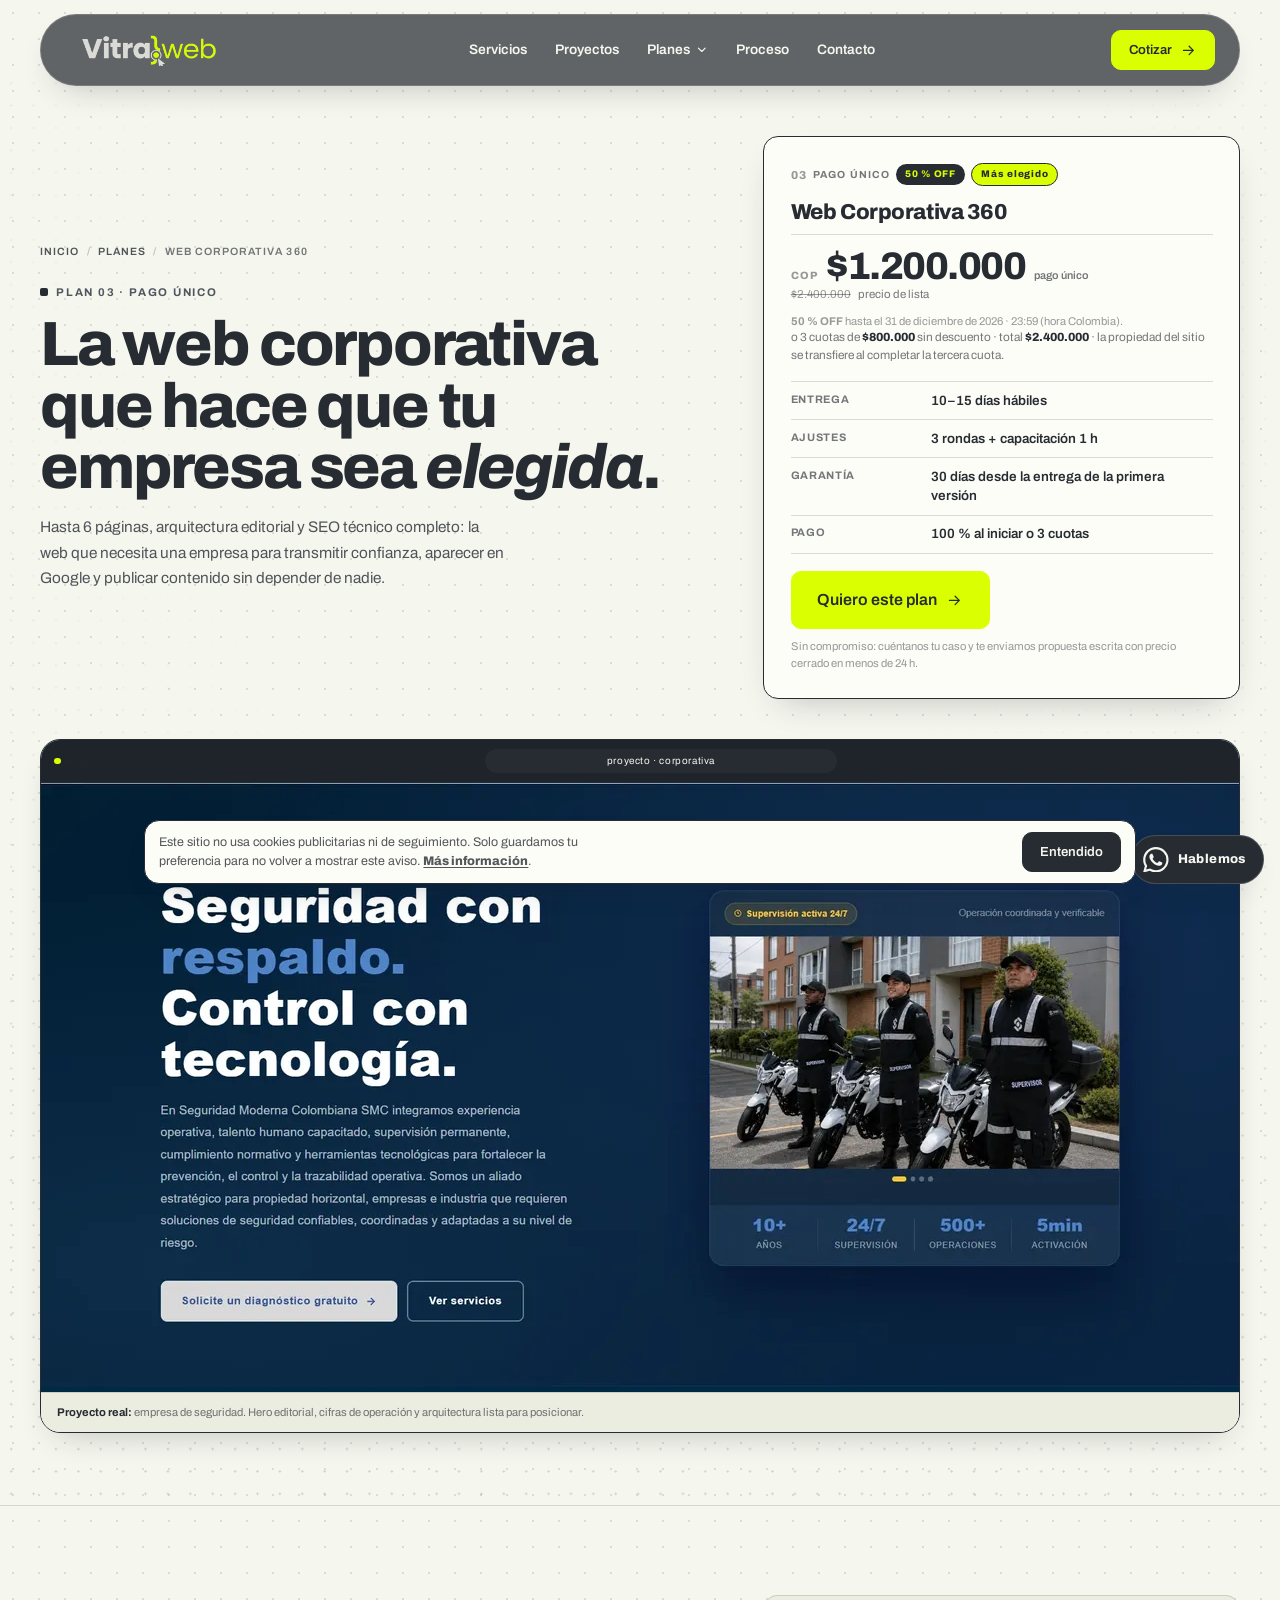
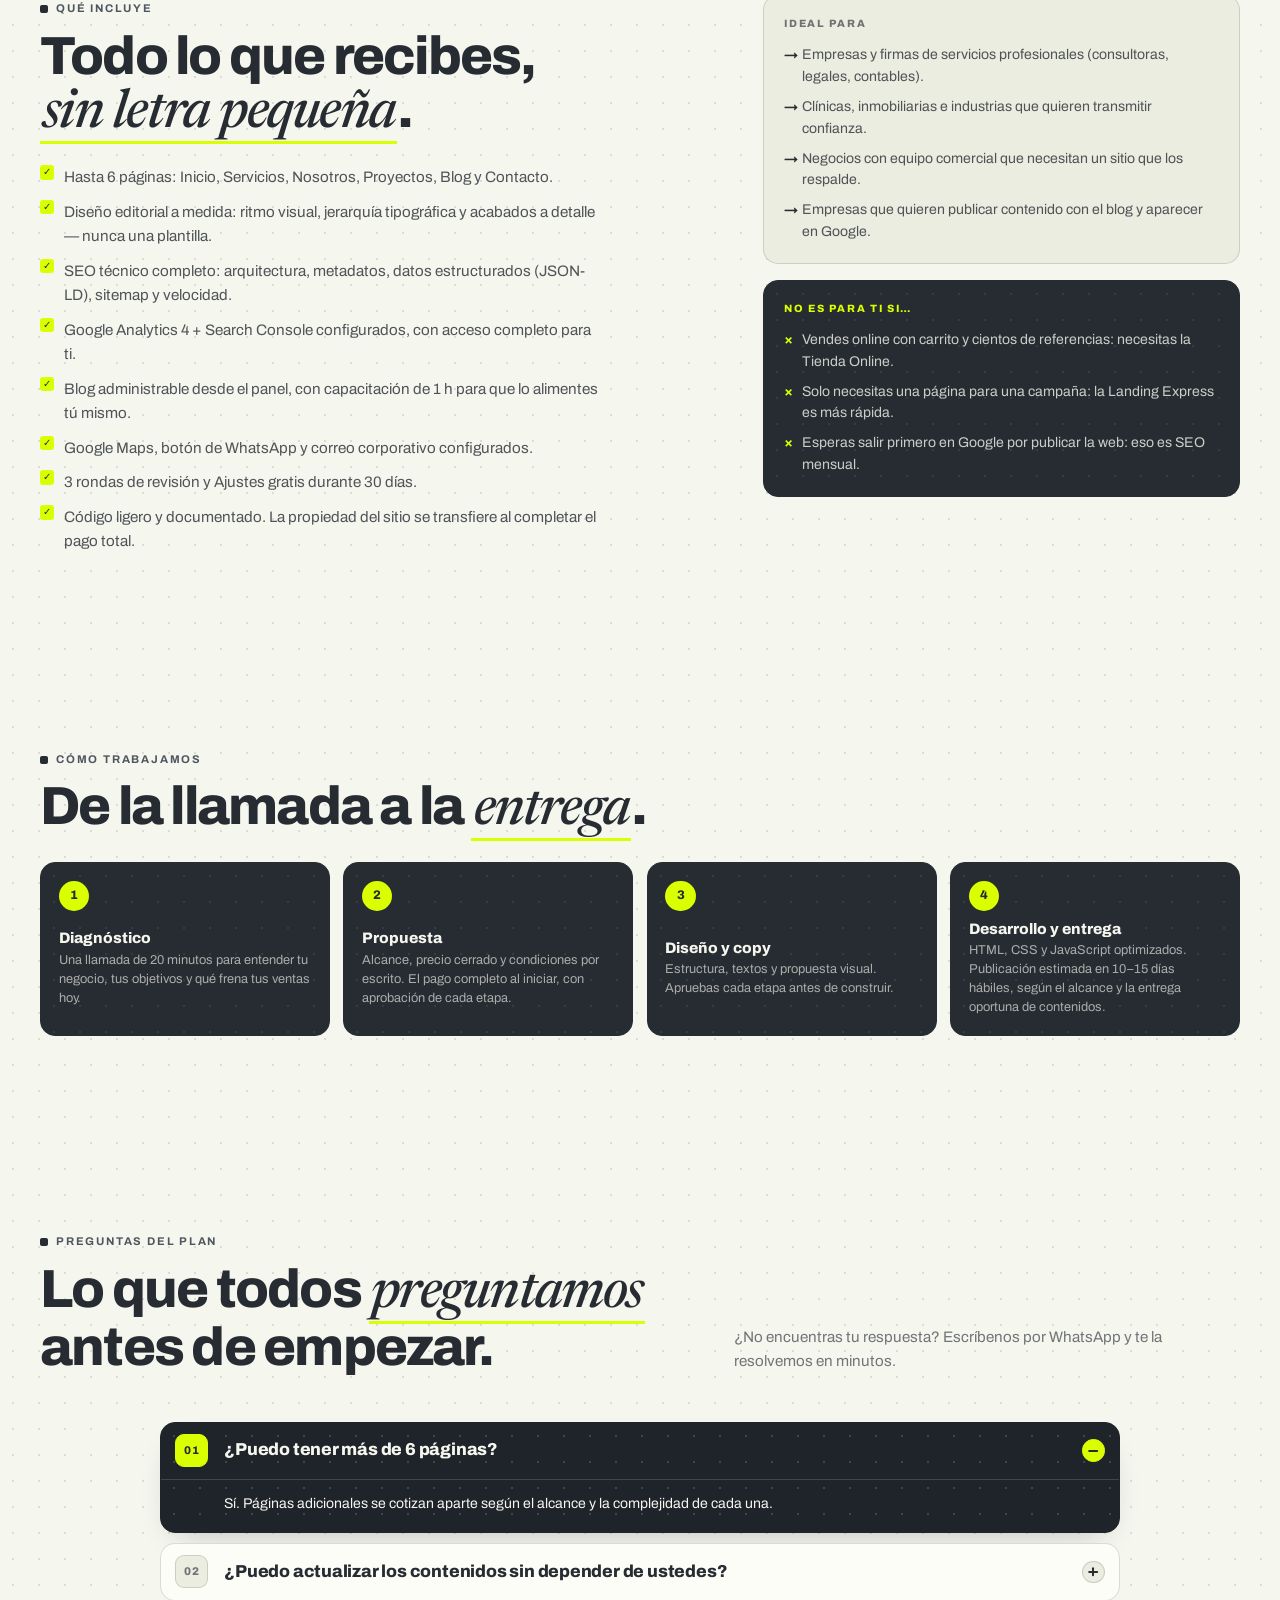
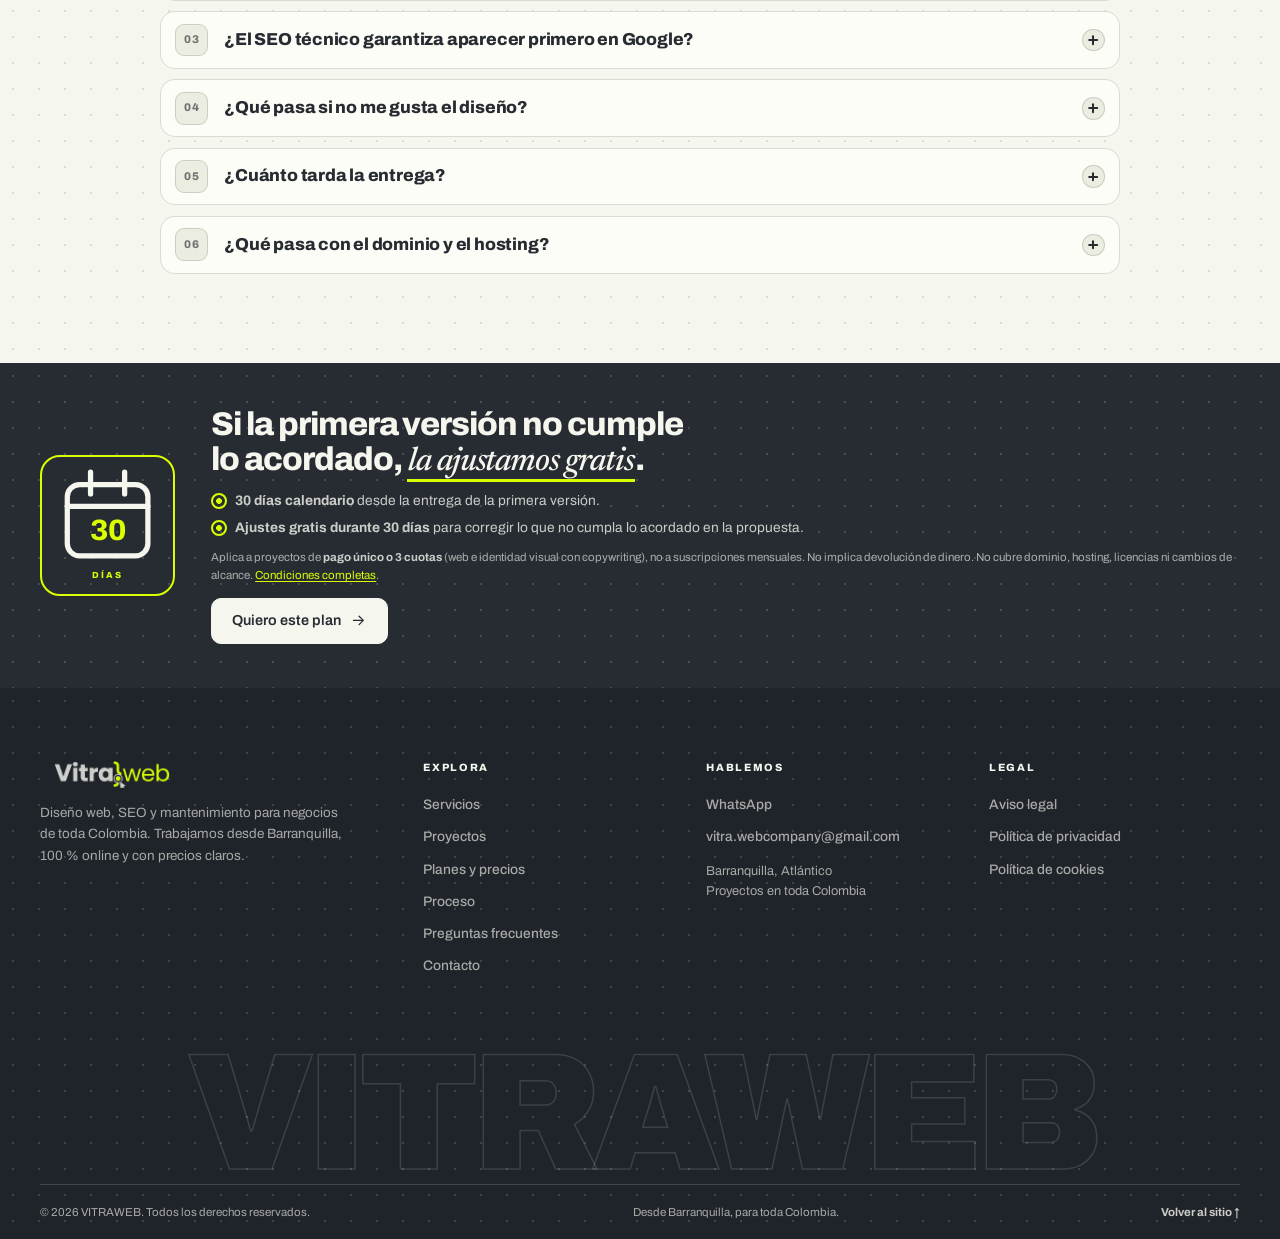
<file: VITRA.WEB/planes/web-corporativa-360.html>
<!DOCTYPE html>
<html lang="es-CO" data-type="service">
<head>
  <meta charset="utf-8">
  <meta name="viewport" content="width=device-width, initial-scale=1">

  <title>Web Corporativa 360 para empresas | VITRAWEB</title>
  <meta name="description" content="Hasta 6 páginas, diseño editorial, SEO técnico, blog administrable, Analytics y capacitación. Web corporativa en 10–15 días hábiles.">
  <meta name="robots" content="index, follow, max-image-preview:large">
  <meta name="author" content="VITRAWEB">
  <meta name="theme-color" content="#F5F6EE">
  <meta name="format-detection" content="telephone=no">
  <link rel="canonical" href="https://vitraweb.co/planes/web-corporativa-360.html">
  <link rel="alternate" hreflang="es-CO" href="https://vitraweb.co/planes/web-corporativa-360.html">
  <link rel="alternate" hreflang="x-default" href="https://vitraweb.co/planes/web-corporativa-360.html">

  <meta property="og:type" content="website">
  <meta property="og:site_name" content="VITRAWEB">
  <meta property="og:locale" content="es_CO">
  <meta property="og:title" content="Web Corporativa 360 para empresas | VITRAWEB">
  <meta property="og:description" content="Hasta 6 páginas, diseño editorial, SEO técnico, blog administrable, Analytics y capacitación. Web corporativa en 10–15 días hábiles.">
  <meta property="og:url" content="https://vitraweb.co/planes/web-corporativa-360.html">
  <meta property="og:image" content="https://vitraweb.co/assets/img/og.webp">
  <meta property="og:image:width" content="1200">
  <meta property="og:image:height" content="630">
  <meta property="og:image:alt" content="Web Corporativa 360 | VITRAWEB">
  <meta name="twitter:card" content="summary_large_image">
  <meta name="twitter:title" content="Web Corporativa 360 para empresas | VITRAWEB">
  <meta name="twitter:description" content="Hasta 6 páginas, diseño editorial, SEO técnico, blog administrable, Analytics y capacitación. Web corporativa en 10–15 días hábiles.">
  <meta name="twitter:image" content="https://vitraweb.co/assets/img/og.webp">

  <link rel="icon" href="../assets/img/favicon.ico" sizes="any">
  <link rel="icon" type="image/png" href="../assets/img/favicon-32.png" sizes="32x32">
  <link rel="icon" type="image/png" href="../assets/img/favicon-16.png" sizes="16x16">
  <link rel="icon" type="image/png" href="../assets/img/favicon-96.png" sizes="96x96">
  <link rel="apple-touch-icon" href="../assets/img/favicon-180.png">

  <link rel="preconnect" href="https://fonts.googleapis.com">
  <link rel="preconnect" href="https://fonts.gstatic.com" crossorigin>
  <link href="https://fonts.googleapis.com/css2?family=Archivo:ital,wght@0,400..900;1,400..900&family=Newsreader:ital,opsz,wght@1,6..72,400..600&display=swap" rel="stylesheet">

  <link rel="stylesheet" href="../css/style.css">
  <script src="../js/main.js" defer></script>
  <noscript>
    <style>
      [data-enter]{opacity:1 !important;animation:none !important}
      /* Sin JS no se puede saber si la promo sigue vigente: se muestra solo precio de lista. */
      [data-promo-only],[data-promo-price],.countdown,.plans__promo{display:none !important}
      [data-regular-price]{display:block !important}
      /* Ya finalizada, la barra solo contiene el aviso de cierre: debe verse sin JS. */
      .is-promo-ended .plans__promo{display:block !important}
    </style>
  </noscript>

  <script type="application/ld+json" id="plan-service-schema">
{
    "@context": "https://schema.org",
    "@type": "Service",
    "serviceType": "Diseño de sitio web corporativo",
    "name": "Web Corporativa 360",
    "url": "https://vitraweb.co/planes/web-corporativa-360.html",
    "description": "Web corporativa completa: hasta 6 páginas diseñadas a medida, SEO técnico completo, blog administrable, Google Analytics 4 y Search Console configurados y capacitación de 1 h.",
    "provider": {
        "@id": "https://vitraweb.co/#business"
    },
    "areaServed": {
        "@type": "Country",
        "name": "Colombia"
    },
    "offers": {
        "@type": "AggregateOffer",
        "url": "https://vitraweb.co/planes/web-corporativa-360.html",
        "availability": "https://schema.org/InStock",
        "priceCurrency": "COP",
        "lowPrice": "1200000",
        "highPrice": "2400000",
        "offerCount": "1",
        "priceValidUntil": "2026-12-31"
    }
}
  </script>
  <script type="application/ld+json">
{
    "@context": "https://schema.org",
    "@type": "FAQPage",
    "mainEntity": [
        {
            "@type": "Question",
            "name": "¿Puedo tener más de 6 páginas?",
            "acceptedAnswer": {
                "@type": "Answer",
                "text": "Sí. Páginas adicionales se cotizan aparte según el alcance y la complejidad de cada una."
            }
        },
        {
            "@type": "Question",
            "name": "¿Puedo actualizar los contenidos sin depender de ustedes?",
            "acceptedAnswer": {
                "@type": "Answer",
                "text": "Sí. Tienes capacitación de 1 h para el blog y los formularios; el resto lo hacemos nosotros o te guiamos."
            }
        },
        {
            "@type": "Question",
            "name": "¿El SEO técnico garantiza aparecer primero en Google?",
            "acceptedAnswer": {
                "@type": "Answer",
                "text": "Garantizamos trabajo técnico medible (arquitectura, metadatos, velocidad y estructura). El posicionamiento continuo requiere el plan SEO mensual."
            }
        },
        {
            "@type": "Question",
            "name": "¿Qué pasa si no me gusta el diseño?",
            "acceptedAnswer": {
                "@type": "Answer",
                "text": "3 rondas de revisión incluidas. Ajustes gratis durante 30 días: 30 días calendario desde la entrega de la primera versión para corregir lo que no cumpla lo acordado en la propuesta. Aplica a proyectos de pago único o 3 cuotas (web e identidad visual con copywriting); no a suscripciones mensuales. No implica devolución de dinero ni cambios de alcance."
            }
        },
        {
            "@type": "Question",
            "name": "¿Cuánto tarda la entrega?",
            "acceptedAnswer": {
                "@type": "Answer",
                "text": "10–15 días hábiles desde que recibimos el pago, los contenidos y la aprobación de la estructura. El plazo es estimado y depende del alcance, del número de páginas y de la entrega oportuna de tus materiales."
            }
        },
        {
            "@type": "Question",
            "name": "¿Qué pasa con el dominio y el hosting?",
            "acceptedAnswer": {
                "@type": "Answer",
                "text": "Se cobran aparte. El dominio se registra o se transfiere a tu nombre y se renueva cada año. Recomendamos hosting profesional con SSL incluido, copias de seguridad y soporte; para un sitio crítico para el negocio no recomendamos hosting gratuito. Te ayudamos a elegir y configurar."
            }
        }
    ]
}
  </script>
</head>
<body>
  <a class="skip-link" href="#main">Saltar al contenido principal</a>

  <header class="site-header">
    <div class="container header__inner">
      <a class="brand" href="../index.html" aria-label="VITRAWEB, volver al inicio">
        <img src="../assets/img/logo-vitra-claro.webp" alt="VITRAWEB, estudio de diseño web para negocios de Colombia" width="616" height="120">
      </a>

      <input class="nav-check" type="checkbox" id="nav-check">
      <label class="nav-toggle" for="nav-check">
        <span class="nav-toggle__bars" aria-hidden="true"></span>
        <span class="sr-only">Abrir menú de navegación</span>
      </label>

      <nav class="primary-nav" id="primary-nav" aria-label="Navegación principal">
        <a href="../index.html#servicios">Servicios</a>
        <a href="../index.html#proyectos">Proyectos</a>
        <div class="nav-item nav-item--menu">
          <a href="../index.html#planes" class="nav-menu__toggle" aria-expanded="false" aria-controls="nav-menu-planes">Planes
            <svg class="nav-caret" viewBox="0 0 24 24" fill="none" stroke="currentColor" stroke-width="2" stroke-linecap="round" stroke-linejoin="round" aria-hidden="true" focusable="false"><path d="m6 9 6 6 6-6"/></svg>
          </a>
          <div class="nav-menu" id="nav-menu-planes" role="navigation" aria-label="Planes y precios">
            <p class="nav-menu__eyebrow">Pago único · 50 % OFF</p>
            <a class="nav-menu__item" href="../planes/landing-page-express.html"><span class="nav-menu__name">Landing Page Express</span><span class="nav-menu__price">$450.000</span></a>
            <a class="nav-menu__item" href="../planes/identidad-visual-copywriting.html"><span class="nav-menu__name">Identidad Visual + Copywriting</span><span class="nav-menu__price">$600.000</span></a>
            <a class="nav-menu__item" href="../planes/web-corporativa-360.html"><span class="nav-menu__name">Web Corporativa 360</span><span class="nav-menu__price">$1.200.000</span></a>
            <a class="nav-menu__item" href="../planes/tienda-online-e-commerce.html"><span class="nav-menu__name">Tienda Online E-commerce</span><span class="nav-menu__price">$1.800.000</span></a>
            <p class="nav-menu__eyebrow">Suscripción mensual · cancelable</p>
            <a class="nav-menu__item" href="../planes/chatbot-mantenimiento.html"><span class="nav-menu__name">Chatbot + Mantenimiento</span><span class="nav-menu__price">$390.000/mes</span></a>
            <a class="nav-menu__item" href="../planes/seo-google-business.html"><span class="nav-menu__name">SEO + Google Business</span><span class="nav-menu__price">$490.000/mes</span></a>
            <a class="nav-menu__all" href="../index.html#planes">Ver todos los planes y precios <svg class="btn__arrow" viewBox="0 0 24 24" fill="none" stroke="currentColor" stroke-width="1.8" stroke-linecap="round" stroke-linejoin="round" aria-hidden="true" focusable="false"><path d="M5 12h13"/><path d="m13 6 6 6-6 6"/></svg></a>
          </div>
        </div>
        <a href="../index.html#proceso">Proceso</a>
        <a href="../index.html#contacto">Contacto</a>
        <a class="btn btn--ink btn--sm primary-nav__cta" href="https://wa.me/573003100691?text=Hola%20VITRAWEB%2C%20quiero%20cotizar%20el%20plan%20Web%20Corporativa%20360." target="_blank" rel="noopener">
          Cotizar
          <svg class="btn__arrow" viewBox="0 0 24 24" fill="none" stroke="currentColor" stroke-width="1.8" stroke-linecap="round" stroke-linejoin="round" aria-hidden="true" focusable="false"><path d="M5 12h13"/><path d="m13 6 6 6-6 6"/></svg>
        </a>
      </nav>

      <a class="btn btn--ink btn--sm header__cta" href="https://wa.me/573003100691?text=Hola%20VITRAWEB%2C%20quiero%20cotizar%20el%20plan%20Web%20Corporativa%20360." target="_blank" rel="noopener">
        Cotizar
        <svg class="btn__arrow" viewBox="0 0 24 24" fill="none" stroke="currentColor" stroke-width="1.8" stroke-linecap="round" stroke-linejoin="round" aria-hidden="true" focusable="false"><path d="M5 12h13"/><path d="m13 6 6 6-6 6"/></svg>
      </a>
    </div>
  </header>

  <main id="main">
    <section class="plan-hero" aria-labelledby="plan-title">
      <div class="container plan-hero__grid">
        <div class="plan-hero__copy">
          <nav class="breadcrumb" aria-label="Ruta de navegación">
            <a href="../index.html">Inicio</a>
            <span aria-hidden="true">/</span>
            <a href="../index.html#planes">Planes</a>
            <span aria-hidden="true">/</span>
            <span>Web Corporativa 360</span>
          </nav>

          <p class="eyebrow" data-enter style="--delay:.05s"><span class="eyebrow__dot" aria-hidden="true"></span> Plan 03 · Pago único</p>
          <h1 class="plan-hero__title" id="plan-title" data-enter style="--delay:.14s">La web corporativa que hace que tu empresa sea <em>elegida</em>.</h1>
          <p class="plan-hero__lead" data-enter style="--delay:.24s">Hasta 6 páginas, arquitectura editorial y SEO técnico completo: la web que necesita una empresa para transmitir confianza, aparecer en Google y publicar contenido sin depender de nadie.</p>
        </div>

        <aside class="plan-hero__card" aria-label="Precio y condiciones del plan" data-enter style="--delay:.2s">
          <p class="plan__kicker"><span class="plan__index" aria-hidden="true">03</span><span class="plan__type">Pago único</span><span class="plan__badge" data-promo-only>50&nbsp;% OFF</span><span class="plan__badge plan__badge--popular">Más elegido</span></p>
          <h2 class="plan-hero__card-name">Web Corporativa 360</h2>

          <p class="plan__amount" data-promo-price><span class="plan__currency">COP</span><span class="plan__value">$1.200.000</span><span class="plan__period">pago único</span></p>
          <p class="plan__amount" data-regular-price hidden><span class="plan__currency">COP</span><span class="plan__value">$2.400.000</span><span class="plan__period">pago único</span></p>
          <p class="plan__compare" data-promo-only><s>$2.400.000</s> precio de lista</p>
          <p class="plan-hero__note" data-promo-only><strong>50&nbsp;% OFF</strong> hasta el 31 de diciembre de 2026 · 23:59 (hora Colombia).</p>
          <p class="plan__installment">o 3 cuotas de <strong>$800.000</strong> sin descuento · total <strong>$2.400.000</strong> · la propiedad del sitio se transfiere al completar la tercera cuota.</p>

          <dl class="plan-hero__facts">
            <div class="plan-hero__fact"><dt>Entrega</dt><dd>10–15 días hábiles</dd></div>
            <div class="plan-hero__fact"><dt>Ajustes</dt><dd>3 rondas + capacitación 1 h</dd></div>
            <div class="plan-hero__fact"><dt>Garantía</dt><dd>30 días desde la entrega de la primera versión</dd></div>
            <div class="plan-hero__fact"><dt>Pago</dt><dd>100 % al iniciar o 3 cuotas</dd></div>
          </dl>

          <a class="btn btn--lime btn--xl" href="https://wa.me/573003100691?text=Hola%20VITRAWEB%2C%20quiero%20cotizar%20el%20plan%20Web%20Corporativa%20360." target="_blank" rel="noopener">
            Quiero este plan
            <svg class="btn__arrow" viewBox="0 0 24 24" fill="none" stroke="currentColor" stroke-width="1.8" stroke-linecap="round" stroke-linejoin="round" aria-hidden="true" focusable="false"><path d="M5 12h13"/><path d="m13 6 6 6-6 6"/></svg>
          </a>
          <p class="plan-hero__note">Sin compromiso: cuéntanos tu caso y te enviamos propuesta escrita con precio cerrado en menos de 24 h.</p>
          <div class="sr-only" data-countdown data-deadline="2026-12-31T23:59:59-05:00" aria-hidden="true">
            <span data-countdown-days>00</span>
            <span data-countdown-hours>00</span>
            <span data-countdown-minutes>00</span>
            <span data-countdown-seconds>00</span>
          </div>
          <p class="plan-hero__note" data-countdown-ended hidden><strong>Promoción finalizada.</strong> Estos son los precios de lista vigentes; la suscripción mensual y el pago en 3 cuotas no cambiaron.</p>
        </aside>
      </div>

      <div class="container">
        <figure class="plan-hero__photo plan-hero__photo--shot" data-enter style="--delay:.3s">
          <div class="plan-hero__chrome" aria-hidden="true">
            <span class="plan-hero__dots"><i></i><i></i><i></i></span>
            <span class="plan-hero__chrome-url">proyecto · corporativa</span>
          </div>
          <img src="../assets/img/portfolio-corporativa.webp" alt="Web corporativa con blog y SEO técnico diseñada por VITRAWEB para una empresa de seguridad" width="1200" height="609" loading="lazy" decoding="async">
          <figcaption class="plan-hero__caption"><strong>Proyecto real:</strong> empresa de seguridad. Hero editorial, cifras de operación y arquitectura lista para posicionar.</figcaption>
        </figure>
      </div>
    </section>

    <section class="plan-includes" aria-labelledby="includes-title">
      <div class="container plan-includes__grid">
        <div>
          <p class="eyebrow"><span class="eyebrow__dot" aria-hidden="true"></span> Qué incluye</p>
          <h2 class="section-head__title" id="includes-title">Todo lo que recibes, <em>sin letra pequeña</em>.</h2>
          <ul class="plan-includes__list">
              <li>Hasta 6 páginas: Inicio, Servicios, Nosotros, Proyectos, Blog y Contacto.</li>
              <li>Diseño editorial a medida: ritmo visual, jerarquía tipográfica y acabados a detalle — nunca una plantilla.</li>
              <li>SEO técnico completo: arquitectura, metadatos, datos estructurados (JSON-LD), sitemap y velocidad.</li>
              <li>Google Analytics 4 + Search Console configurados, con acceso completo para ti.</li>
              <li>Blog administrable desde el panel, con capacitación de 1 h para que lo alimentes tú mismo.</li>
              <li>Google Maps, botón de WhatsApp y correo corporativo configurados.</li>
              <li>3 rondas de revisión y Ajustes gratis durante 30 días.</li>
              <li>Código ligero y documentado. La propiedad del sitio se transfiere al completar el pago total.</li>
          </ul>
        </div>

        <aside class="plan-includes__aside" aria-label="Detalle del plan">
          <div class="plan-aside">
            <p class="plan-aside__title">Ideal para</p>
            <ul class="plan-aside__list">
            <li>Empresas y firmas de servicios profesionales (consultoras, legales, contables).</li>
            <li>Clínicas, inmobiliarias e industrias que quieren transmitir confianza.</li>
            <li>Negocios con equipo comercial que necesitan un sitio que los respalde.</li>
            <li>Empresas que quieren publicar contenido con el blog y aparecer en Google.</li>
            </ul>
          </div>
          <div class="plan-aside plan-aside--warn">
            <p class="plan-aside__title">No es para ti si…</p>
            <ul class="plan-aside__list">
              <li>Vendes online con carrito y cientos de referencias: necesitas la Tienda Online.</li>
              <li>Solo necesitas una página para una campaña: la Landing Express es más rápida.</li>
              <li>Esperas salir primero en Google por publicar la web: eso es SEO mensual.</li>
            </ul>
          </div>
        </aside>
      </div>
    </section>

    <section class="proceso" aria-labelledby="process-title">
      <div class="container">
        <p class="eyebrow"><span class="eyebrow__dot" aria-hidden="true"></span> Cómo trabajamos</p>
        <h2 class="section-head__title" id="process-title">De la llamada a la <em>entrega</em>.</h2>

        <ol class="plan-steps">
          <li class="plan-step"><span class="plan-step__num" aria-hidden="true">1</span><div><h3 class="plan-step__title">Diagnóstico</h3><p class="plan-step__text">Una llamada de 20 minutos para entender tu negocio, tus objetivos y qué frena tus ventas hoy.</p></div></li>
          <li class="plan-step"><span class="plan-step__num" aria-hidden="true">2</span><div><h3 class="plan-step__title">Propuesta</h3><p class="plan-step__text">Alcance, precio cerrado y condiciones por escrito. El pago completo al iniciar, con aprobación de cada etapa.</p></div></li>
          <li class="plan-step"><span class="plan-step__num" aria-hidden="true">3</span><div><h3 class="plan-step__title">Diseño y copy</h3><p class="plan-step__text">Estructura, textos y propuesta visual. Apruebas cada etapa antes de construir.</p></div></li>
          <li class="plan-step"><span class="plan-step__num" aria-hidden="true">4</span><div><h3 class="plan-step__title">Desarrollo y entrega</h3><p class="plan-step__text">HTML, CSS y JavaScript optimizados. Publicación estimada en 10–15 días hábiles, según el alcance y la entrega oportuna de contenidos.</p></div></li>
        </ol>
      </div>
    </section>

    <section class="faq" aria-labelledby="faq-title">
      <div class="container">
        <div class="section-head">
          <div class="section-head__lead">
            <p class="eyebrow"><span class="eyebrow__dot" aria-hidden="true"></span> Preguntas del plan</p>
            <h2 class="section-head__title" id="faq-title">Lo que todos <em>preguntamos</em> antes de empezar.</h2>
          </div>
          <div class="section-head__aside">
            <p>¿No encuentras tu respuesta? Escríbenos por WhatsApp y te la resolvemos en minutos.</p>
          </div>
        </div>

        <div class="faq__grid">
          <details class="faq__item" open>
            <summary class="faq__summary">
              <span class="faq__index" aria-hidden="true">01</span>
              <span class="faq__question">¿Puedo tener más de 6 páginas?</span>
              <span class="faq__icon" aria-hidden="true"></span>
            </summary>
            <p class="faq__answer">Sí. Páginas adicionales se cotizan aparte según el alcance y la complejidad de cada una.</p>
          </details>

          <details class="faq__item">
            <summary class="faq__summary">
              <span class="faq__index" aria-hidden="true">02</span>
              <span class="faq__question">¿Puedo actualizar los contenidos sin depender de ustedes?</span>
              <span class="faq__icon" aria-hidden="true"></span>
            </summary>
            <p class="faq__answer">Sí. Tienes capacitación de 1 h para el blog y los formularios; el resto lo hacemos nosotros o te guiamos.</p>
          </details>

          <details class="faq__item">
            <summary class="faq__summary">
              <span class="faq__index" aria-hidden="true">03</span>
              <span class="faq__question">¿El SEO técnico garantiza aparecer primero en Google?</span>
              <span class="faq__icon" aria-hidden="true"></span>
            </summary>
            <p class="faq__answer">Garantizamos trabajo técnico medible (arquitectura, metadatos, velocidad y estructura). El posicionamiento continuo requiere el plan SEO mensual.</p>
          </details>

          <details class="faq__item">
            <summary class="faq__summary">
              <span class="faq__index" aria-hidden="true">04</span>
              <span class="faq__question">¿Qué pasa si no me gusta el diseño?</span>
              <span class="faq__icon" aria-hidden="true"></span>
            </summary>
            <p class="faq__answer">3 rondas de revisión incluidas. Ajustes gratis durante 30 días: 30 días calendario desde la entrega de la primera versión para corregir lo que no cumpla lo acordado en la propuesta. Aplica a proyectos de pago único o 3 cuotas (web e identidad visual con copywriting); no a suscripciones mensuales. No implica devolución de dinero ni cambios de alcance.</p>
          </details>

          <details class="faq__item">
            <summary class="faq__summary">
              <span class="faq__index" aria-hidden="true">05</span>
              <span class="faq__question">¿Cuánto tarda la entrega?</span>
              <span class="faq__icon" aria-hidden="true"></span>
            </summary>
            <p class="faq__answer">10–15 días hábiles desde que recibimos el pago, los contenidos y la aprobación de la estructura. El plazo es estimado y depende del alcance, del número de páginas y de la entrega oportuna de tus materiales.</p>
          </details>

          <details class="faq__item">
            <summary class="faq__summary">
              <span class="faq__index" aria-hidden="true">06</span>
              <span class="faq__question">¿Qué pasa con el dominio y el hosting?</span>
              <span class="faq__icon" aria-hidden="true"></span>
            </summary>
            <p class="faq__answer">Se cobran aparte. El dominio se registra o se transfiere a tu nombre y se renueva cada año. Recomendamos hosting profesional con SSL incluido, copias de seguridad y soporte; para un sitio crítico para el negocio no recomendamos hosting gratuito. Te ayudamos a elegir y configurar.</p>
          </details>
        </div>
      </div>
    </section>

    <section class="garantia" aria-label="Garantía VITRAWEB de 30 días en proyectos de pago único o 3 cuotas">
      <div class="container garantia__inner">
        <div class="garantia__seal" aria-hidden="true">
          <svg class="garantia__cal" viewBox="0 0 64 64" focusable="false" aria-hidden="true">
            <rect x="6" y="12" width="52" height="46" rx="8"/>
            <path d="M6 26h52M21 4v14M43 4v14"/>
            <text class="garantia__calnum" x="32" y="48" text-anchor="middle">30</text>
          </svg>
          <span class="garantia__seal-label">días</span>
        </div>
        <div class="garantia__body">
          <h2 class="garantia__title">Si la primera versión no cumple lo acordado, <em>la ajustamos gratis</em>.</h2>
          <ul class="garantia__list">
            <li><strong>30 días calendario</strong> desde la entrega de la primera versión.</li>
            <li><strong>Ajustes gratis durante 30 días</strong> para corregir lo que no cumpla lo acordado en la propuesta.</li>
          </ul>
          <p class="garantia__small">Aplica a proyectos de <strong>pago único o 3 cuotas</strong> (web e identidad visual con copywriting), no a suscripciones mensuales. No implica devolución de dinero. No cubre dominio, hosting, licencias ni cambios de alcance. <a href="../legal/aviso-legal.html">Condiciones completas</a>.</p>
          <a class="btn btn--paper garantia__cta" href="https://wa.me/573003100691?text=Hola%20VITRAWEB%2C%20quiero%20cotizar%20el%20plan%20Web%20Corporativa%20360." target="_blank" rel="noopener">
            Quiero este plan
            <svg class="btn__arrow" viewBox="0 0 24 24" fill="none" stroke="currentColor" stroke-width="1.8" stroke-linecap="round" stroke-linejoin="round" aria-hidden="true" focusable="false"><path d="M5 12h13"/><path d="m13 6 6 6-6 6"/></svg>
          </a>
        </div>
      </div>
    </section>
  </main>

  <footer class="site-footer">
    <div class="container">
      <div class="footer__top">
        <div class="footer__brand">
          <a class="brand" href="../index.html" aria-label="VITRAWEB, volver al inicio">
            <img src="../assets/img/logo-vitra-claro.webp" alt="VITRAWEB, estudio de diseño web para negocios de Colombia" width="616" height="120" loading="lazy">
          </a>
          <p>Diseño web, SEO y mantenimiento para negocios de toda Colombia. Trabajamos desde Barranquilla, 100&nbsp;% online y con precios claros.</p>
          
        </div>

        <nav class="footer__nav" aria-label="Navegación del pie de página">
          <p class="footer__title">Explora</p>
          <a href="../index.html#servicios">Servicios</a>
          <a href="../index.html#proyectos">Proyectos</a>
          <a href="../index.html#planes">Planes y precios</a>
          <a href="../index.html#proceso">Proceso</a>
          <a href="../index.html#faq">Preguntas frecuentes</a>
          <a href="../index.html#contacto">Contacto</a>
        </nav>

        <div class="footer__contact">
          <p class="footer__title">Hablemos</p>
          <a href="https://wa.me/573003100691?text=Hola%20VITRAWEB%2C%20quiero%20informaci%C3%B3n%20sobre%20dise%C3%B1o%20web." target="_blank" rel="noopener">WhatsApp</a>
          <a href="mailto:vitra.webcompany@gmail.com" data-copy-email="vitra.webcompany@gmail.com">vitra.webcompany@gmail.com</a>
          <p>Barranquilla, Atlántico<br>Proyectos en toda Colombia</p>
        </div>

        <div class="footer__legal">
          <p class="footer__title">Legal</p>
          <a href="../legal/aviso-legal.html">Aviso legal</a>
          <a href="../legal/politica-privacidad.html">Política de privacidad</a>
          <a href="../legal/politica-cookies.html">Política de cookies</a>
        </div>
      </div>

      <div class="footer__word" aria-hidden="true">VITRAWEB</div>

      <div class="footer__bottom">
        <p>© <span data-year>2026</span> VITRAWEB. Todos los derechos reservados.</p>
        <p>Desde Barranquilla, para toda Colombia.</p>
        <a class="footer__top-link" href="../index.html">Volver al sitio ↑</a>
      </div>
    </div>
  </footer>

  <a class="whatsapp-float" href="https://wa.me/573003100691?text=Hola%20VITRAWEB%2C%20quiero%20cotizar%20el%20plan%20Web%20Corporativa%20360." target="_blank" rel="noopener" aria-label="Escribir a VITRAWEB por WhatsApp">
    <svg viewBox="0 0 24 24" fill="currentColor" aria-hidden="true" focusable="false"><path d="M17.472 14.382c-.297-.149-1.758-.867-2.03-.967-.273-.099-.471-.148-.67.15-.197.297-.767.966-.94 1.164-.173.199-.347.223-.644.075-.297-.15-1.255-.463-2.39-1.475-.883-.788-1.48-1.761-1.653-2.059-.173-.297-.018-.458.13-.606.134-.133.297-.347.446-.52.149-.174.198-.298.298-.497.099-.198.05-.371-.025-.52-.075-.149-.669-1.612-.916-2.207-.242-.579-.487-.5-.669-.51-.173-.008-.371-.01-.57-.01-.198 0-.52.074-.792.372-.272.297-1.04 1.016-1.04 2.479 0 1.462 1.065 2.875 1.213 3.074.149.198 2.096 3.2 5.077 4.487.709.306 1.262.489 1.694.625.712.227 1.36.195 1.871.118.571-.085 1.758-.719 2.006-1.413.248-.694.248-1.289.173-1.413-.074-.124-.272-.198-.57-.347m-5.421 7.403h-.004a9.87 9.87 0 01-5.031-1.378l-.361-.214-3.741.982.998-3.648-.235-.374a9.86 9.86 0 01-1.51-5.26c.001-5.45 4.436-9.884 9.888-9.884 2.64 0 5.122 1.03 6.988 2.898a9.825 9.825 0 012.893 6.994c-.003 5.45-4.437 9.884-9.885 9.884m8.413-18.297A11.815 11.815 0 0012.05 0C5.495 0 .16 5.335.157 11.892c0 2.096.547 4.142 1.588 5.945L.057 24l6.305-1.654a11.882 11.882 0 005.683 1.448h.005c6.554 0 11.89-5.335 11.893-11.893a11.821 11.821 0 00-3.48-8.413Z"/></svg>
    <span class="whatsapp-float__label" aria-hidden="true">Hablemos</span>
  </a>

  <div class="toast" data-toast role="status" aria-live="polite" hidden>
    <span class="toast__dot" aria-hidden="true"></span>
    <p class="toast__text" data-toast-text></p>
    <button class="toast__close" type="button" data-toast-close aria-label="Cerrar aviso">×</button>
  </div>

  <div class="cookie-banner" data-cookie-banner hidden>
    <div class="cookie-banner__inner">
      <p>Este sitio no usa cookies publicitarias ni de seguimiento. Solo guardamos tu preferencia para no volver a mostrar este aviso. <a href="../legal/politica-cookies.html">Más información</a>.</p>
      <button class="btn btn--ink btn--sm" type="button" data-cookie-accept>Entendido</button>
    </div>
  </div>
</body>
</html>
</file>
<file: VITRA.WEB/css/style.css>
/* ==========================================================================
   VITRAWEB — style.css
   Dirección: moderno cálido editorial. Colores del logo:
   #272C33 (carbón) · #F5F6EE (hueso) · #DAFF01 (lima). Nada más.
   ========================================================================== */

/* 1. Tokens ---------------------------------------------------------------- */
:root {
  color-scheme: light;

  --paper: #f5f6ee;
  --paper-2: #ecede1;
  --paper-3: #e0e3d3;
  --card: #fdfdf7;
  --ink: #272c33;
  --ink-deep: #1f232a;
  --ink-soft: #50565f;
  --lime: #daff01;
  --lime-deep: #c6ee00;

  --ink-80: rgba(39, 44, 51, 0.8);
  --ink-64: rgba(39, 44, 51, 0.64);
  --ink-48: rgba(39, 44, 51, 0.48);
  --ink-28: rgba(39, 44, 51, 0.28);
  --ink-16: rgba(39, 44, 51, 0.16);
  --ink-08: rgba(39, 44, 51, 0.08);
  --dot: rgba(39, 44, 51, 0.13);
  --dot-size: 26px;

  --cream-80: rgba(245, 246, 238, 0.8);
  --cream-64: rgba(245, 246, 238, 0.64);
  --cream-32: rgba(245, 246, 238, 0.32);
  --cream-16: rgba(245, 246, 238, 0.16);
  --cream-08: rgba(245, 246, 238, 0.08);

  --font-sans: "Archivo", ui-sans-serif, system-ui, -apple-system, "Segoe UI", sans-serif;
  --font-serif: "Newsreader", Georgia, "Times New Roman", serif;

  --radius-sm: 8px;
  --radius-md: 12px;
  --radius-lg: 15px;
  --radius-xl: 20px;
  --radius-pill: 999px;
  --radius-btn: 10px;

  --shadow-sm: 0 1px 2px rgba(31, 35, 42, 0.1);
  --shadow-md: 0 14px 34px -18px rgba(31, 35, 42, 0.32);
  --shadow-lg: 0 28px 64px -30px rgba(31, 35, 42, 0.38);

  --ease-out: cubic-bezier(0.22, 1, 0.36, 1);

  --container: 76rem;
  --gutter: clamp(1.25rem, 4vw, 2.5rem);
  --header-h: 4.25rem;
}

/* 2. Reset ----------------------------------------------------------------- */
/* El atributo hidden gana siempre (regla de sistema) */
[hidden] {
  display: none !important;
}

*, *::before, *::after {
  box-sizing: border-box;
}

* {
  margin: 0;
}

html {
  scroll-behavior: smooth;
  -webkit-text-size-adjust: 100%;
}

body {
  min-height: 100vh;
  background-color: var(--paper);
  background-image: radial-gradient(circle, var(--dot) 1.15px, transparent 1.3px);
  background-size: var(--dot-size) var(--dot-size);
  color: var(--ink);
  font-family: var(--font-sans);
  font-size: 1rem;
  line-height: 1.6;
  -webkit-font-smoothing: antialiased;
  text-rendering: optimizeLegibility;
}

img, picture, video, svg {
  display: block;
  max-width: 100%;
}

input, button, textarea, select {
  font: inherit;
  color: inherit;
}

button {
  border: 0;
  background: none;
  cursor: pointer;
}

a {
  color: inherit;
  text-decoration: none;
}

ul, ol {
  padding: 0;
  list-style: none;
}

::selection {
  background: var(--lime);
  color: var(--ink);
}

/* 3. Base y accesibilidad --------------------------------------------------- */
:focus-visible {
  outline: 2px solid var(--ink);
  outline-offset: 3px;
  border-radius: 4px;
}

.on-dark :focus-visible,
.plans :focus-visible,
.site-footer :focus-visible {
  outline-color: var(--lime);
}

.sr-only {
  position: absolute;
  width: 1px;
  height: 1px;
  padding: 0;
  margin: -1px;
  overflow: hidden;
  clip: rect(0 0 0 0);
  white-space: nowrap;
  border: 0;
}

.skip-link {
  position: fixed;
  top: 0.75rem;
  left: 0.75rem;
  z-index: 100;
  padding: 0.7rem 1.1rem;
  border-radius: var(--radius-pill);
  background: var(--ink);
  color: var(--paper);
  font-size: 0.85rem;
  font-weight: 600;
  transform: translateY(-200%);
  transition: transform 0.3s var(--ease-out);
}

.skip-link:focus-visible {
  transform: translateY(0);
}

/* 4. Utilidades ------------------------------------------------------------ */
.container {
  width: min(100% - (var(--gutter) * 2), var(--container));
  margin-inline: auto;
}

.eyebrow {
  display: inline-flex;
  align-items: center;
  gap: 0.5rem;
  color: var(--ink-soft);
  font-size: 0.7rem;
  font-weight: 700;
  letter-spacing: 0.16em;
  line-height: 1.4;
  text-transform: uppercase;
}

.eyebrow__dot {
  width: 0.5rem;
  height: 0.5rem;
  flex: none;
  background: var(--ink);
  border-radius: 2px;
}

.eyebrow--on-dark {
  color: var(--cream-64);
}

.section-head {
  display: grid;
  gap: 1.25rem;
  margin-bottom: clamp(1.75rem, 4vw, 3rem);
}

.section-head__title {
  max-width: 22ch;
  margin-top: 0.55rem;
  font-size: clamp(1.9rem, 4.6vw, 3.35rem);
  font-weight: 800;
  letter-spacing: -0.033em;
  line-height: 0.99;
  text-wrap: balance;
}

.section-head__aside {
  display: grid;
  gap: 0.9rem;
  align-content: end;
  max-width: 34rem;
}

.section-head__aside p {
  color: var(--ink-64);
  font-size: 0.95rem;
  line-height: 1.6;
}

/* Marcador editorial sutil: la cursiva es el acento; una línea fina lima la subraya. */
.section-head__title em,
.hero__title em,
.plans__title em,
.proceso__title em,
.garantia__title em,
.contact__title em,
.legal__title em {
  font-family: var(--font-serif);
  font-style: italic;
  font-weight: 500;
  padding-inline: 0.04em;
  border-bottom: 3px solid var(--lime);
}

.text-link {
  display: inline-flex;
  align-items: center;
  gap: 0.45rem;
  width: fit-content;
  padding-bottom: 0.18rem;
  border-bottom: 1.5px solid var(--ink-28);
  color: var(--ink);
  font-size: 0.82rem;
  font-weight: 700;
  transition: color 0.25s var(--ease-out), border-color 0.25s var(--ease-out);
}

.text-link svg {
  width: 1rem;
  height: 1rem;
  transition: transform 0.3s var(--ease-out);
}

.text-link:hover {
  color: var(--ink-deep);
  border-bottom-color: var(--ink);
}

.text-link:hover svg {
  transform: translateX(4px);
}

/* 5. Botones ---------------------------------------------------------------- */
.btn {
  display: inline-flex;
  align-items: center;
  justify-content: center;
  gap: 0.55rem;
  min-height: 2.9rem;
  padding: 0.68rem 1.25rem;
  border-radius: var(--radius-btn);
  font-size: 0.9rem;
  font-weight: 600;
  letter-spacing: 0;
  line-height: 1.2;
  white-space: nowrap;
  border: 1.5px solid transparent;
  transition: transform 0.22s var(--ease-out), background-color 0.22s var(--ease-out),
    border-color 0.22s var(--ease-out), color 0.22s var(--ease-out), box-shadow 0.22s var(--ease-out);
}

.btn:active {
  transform: scale(0.98);
}

.btn__arrow {
  width: 1.05rem;
  height: 1.05rem;
  flex: none;
  transition: transform 0.25s var(--ease-out);
}

.btn:hover .btn__arrow {
  transform: translateX(4px);
}

/* Corporativo clásico: todos los CTA primarios en carbón. */
.btn--lime,
.btn--ink {
  background: var(--ink);
  border-color: var(--ink);
  color: var(--paper);
  box-shadow: none;
}

.btn--lime:hover,
.btn--ink:hover {
  background: #343b45;
  border-color: #343b45;
  transform: translateY(-1px);
  box-shadow: var(--shadow-sm);
}

.btn--ghost {
  background: transparent;
  border-color: var(--ink-28);
  color: var(--ink);
}

.btn--ghost:hover {
  border-color: var(--ink);
  background: var(--paper-2);
  transform: none;
  box-shadow: none;
}

.btn--paper {
  background: var(--paper);
  border-color: var(--paper);
  color: var(--ink);
}

.btn--paper:hover {
  background: var(--paper-2);
  border-color: var(--paper-2);
  transform: translateY(-1px);
  box-shadow: none;
}

.btn--xl {
  min-height: 3.6rem;
  padding: 0.9rem 1.6rem;
  font-size: 1rem;
}

.btn--sm {
  min-height: 2.5rem;
  padding: 0.5rem 1.05rem;
  font-size: 0.82rem;
}

/* 6. Header ------------------------------------------------------------------ */
.site-header {
  position: sticky;
  top: clamp(0.5rem, 1.5vw, 0.9rem);
  z-index: 50;
  background: transparent;
  border-bottom: none;
}

.site-header.is-scrolled .header__inner {
  box-shadow: var(--shadow-lg);
}

.header__inner {
  display: flex;
  align-items: center;
  justify-content: space-between;
  gap: 1rem;
  min-height: var(--header-h);
  padding-inline: clamp(0.9rem, 2vw, 1.5rem);
  border: 1.5px solid rgba(245, 246, 238, 0.16);
  border-radius: var(--radius-pill);
  background: rgba(39, 44, 51, 0.72);
  backdrop-filter: blur(14px);
  -webkit-backdrop-filter: blur(14px);
  box-shadow: var(--shadow-md);
  transition: box-shadow 0.3s var(--ease-out), background-color 0.3s var(--ease-out);
}

.brand img {
  display: block;
  width: clamp(8.25rem, 16vw, 10.5rem);
  height: auto;
}

.primary-nav {
  display: none;
  position: absolute;
  top: calc(100% + 0.6rem);
  right: var(--gutter);
  z-index: 49;
  width: min(19rem, calc(100vw - 2rem));
  padding: 0.9rem;
  border: 1.5px solid rgba(245, 246, 238, 0.16);
  border-radius: var(--radius-lg);
  background: rgba(39, 44, 51, 0.78);
  backdrop-filter: blur(14px);
  -webkit-backdrop-filter: blur(14px);
  box-shadow: var(--shadow-md);
}

.nav-check:checked ~ .primary-nav {
  display: grid;
  gap: 0.15rem;
}

.primary-nav a {
  padding: 0.68rem 0.75rem;
  /* Siempre píldora: así el hover solo cambia color y no "cuadro → píldora". */
  border-radius: var(--radius-pill);
  color: var(--paper);
  font-size: 0.92rem;
  font-weight: 600;
  background: transparent;
  background-color: transparent;
  transition: background-color 0.2s, color 0.2s;
}

.primary-nav a.btn {
  color: var(--ink);
}

.primary-nav a:not(.btn):not(:hover):not(:focus-visible):not(.is-active),
.primary-nav .nav-menu__toggle:not(:hover):not(:focus-visible):not(.is-active) {
  background: transparent;
  background-color: transparent;
}

.primary-nav a:not(.btn):hover {
  background: var(--lime);
  color: var(--ink);
  border-radius: var(--radius-pill);
}

.primary-nav a:not(.btn).is-active {
  color: var(--ink);
  background: var(--lime);
  border-radius: var(--radius-pill);
}

.primary-nav__cta {
  margin-top: 0.4rem;
}

/* CTA del header sobre la píldora oscura: lima para mantener contraste */
.site-header .header__cta,
.site-header .primary-nav__cta {
  background: var(--lime);
  border-color: var(--lime);
  color: var(--ink);
}

.site-header .header__cta:hover,
.site-header .primary-nav__cta:hover {
  background: #c9ec00;
  border-color: #c9ec00;
  color: var(--ink);
}

.site-header :focus-visible {
  outline-color: var(--lime);
}

/* Desplegable de planes (hover/focus en escritorio, tap en móvil) ------------- */
.nav-item--menu {
  position: relative;
}

@media (min-width: 48em) {
  /* Puente invisible de hover: mantiene abierto el panel al cruzar del enlace al menú */
  .nav-item--menu::after {
    content: "";
    position: absolute;
    top: 100%;
    left: 50%;
    z-index: 59;
    width: 22.5rem;
    max-width: calc(100vw - 2rem);
    height: 1.1rem;
    translate: -50% 0;
  }
}

.nav-menu__toggle {
  display: inline-flex;
  align-items: center;
  gap: 0.32rem;
  background: transparent;
}

.nav-caret {
  width: 0.85rem;
  height: 0.85rem;
  flex: none;
  transition: transform 0.25s var(--ease-out);
}

.nav-item--menu:hover .nav-caret,
.nav-item--menu:focus-within .nav-caret,
.nav-item--menu.is-open .nav-caret {
  transform: rotate(180deg);
}

.nav-item--menu:not(:hover):not(:focus-within):not(.is-open) .nav-menu {
  transition-delay: 0.1s;
}

.nav-menu {
  position: absolute;
  top: calc(100% + 0.85rem);
  left: 50%;
  z-index: 60;
  display: grid;
  gap: 0.12rem;
  width: 22.5rem;
  max-width: calc(100vw - 2rem);
  padding: 0.9rem;
  border: 1.5px solid var(--ink);
  border-radius: var(--radius-xl);
  background-color: var(--ink);
  background-image: radial-gradient(circle, var(--cream-16) 1.1px, transparent 1.2px);
  background-size: var(--dot-size) var(--dot-size);
  color: var(--paper);
  box-shadow: var(--shadow-lg);
  opacity: 0;
  visibility: hidden;
  transform: translate(-50%, 0.35rem);
  pointer-events: none;
  transition: opacity 0.22s var(--ease-out), transform 0.22s var(--ease-out), visibility 0.22s var(--ease-out);
}

.nav-item--menu:hover .nav-menu,
.nav-item--menu:focus-within .nav-menu,
.nav-item--menu.is-open .nav-menu {
  opacity: 1;
  visibility: visible;
  transform: translate(-50%, 0);
  pointer-events: auto;
}

.nav-menu__eyebrow {
  margin: 0.5rem 0.45rem 0.22rem;
  color: var(--cream-64);
  font-size: 0.56rem;
  font-weight: 800;
  letter-spacing: 0.15em;
  text-transform: uppercase;
}

.nav-menu__eyebrow:first-child {
  margin-top: 0.12rem;
}

.nav-menu__item {
  display: flex;
  align-items: center;
  justify-content: space-between;
  gap: 0.9rem;
  padding: 0.45rem 0.55rem;
  border-radius: var(--radius-pill);
  color: var(--cream-80);
  transition: background-color 0.2s var(--ease-out), color 0.2s var(--ease-out);
}

.nav-menu__item:hover,
.nav-menu__item:focus-visible {
  background: var(--lime);
  color: var(--ink);
}

.nav-menu__name {
  font-size: 0.84rem;
  font-weight: 600;
  letter-spacing: -0.01em;
}

.nav-menu__price {
  color: var(--lime);
  font-size: 0.83rem;
  font-weight: 800;
  font-variant-numeric: tabular-nums;
  white-space: nowrap;
}

.nav-menu__item:hover .nav-menu__price,
.nav-menu__item:focus-visible .nav-menu__price {
  color: var(--ink);
}

.nav-menu__all {
  display: inline-flex;
  align-items: center;
  gap: 0.35rem;
  margin-top: 0.4rem;
  padding: 0.65rem 0.55rem 0.2rem;
  border-top: 1px solid var(--cream-16);
  color: var(--cream-64);
  font-size: 0.76rem;
  font-weight: 600;
  transition: color 0.2s var(--ease-out);
}

.primary-nav .nav-menu__item {
  color: var(--cream-80);
  padding: 0.45rem 0.55rem;
}

.primary-nav .nav-menu__all {
  color: var(--cream-64);
  padding: 0.65rem 0.55rem 0.2rem;
}

.nav-menu__all:hover,
.nav-menu__all:focus-visible {
  color: var(--lime);
}

@media (max-width: 47.99em) {
  .nav-menu {
    position: static;
    left: auto;
    display: none;
    width: auto;
    max-width: none;
    margin-top: 0.35rem;
    opacity: 1;
    visibility: visible;
    transform: none;
    pointer-events: auto;
    box-shadow: none;
  }

  .nav-item--menu:hover .nav-menu,
  .nav-item--menu:focus-within .nav-menu,
  .nav-item--menu.is-open .nav-menu {
    transform: none;
  }

  .nav-item--menu.is-open .nav-menu {
    display: grid;
  }
}

.nav-toggle {
  display: inline-flex;
  flex-direction: column;
  align-items: center;
  justify-content: center;
  width: 2.6rem;
  height: 2.6rem;
  border: 1.5px solid var(--ink);
  border-radius: var(--radius-md);
  background: var(--card);
}

.nav-toggle__bars {
  position: relative;
  width: 1.1rem;
  height: 2px;
  background: var(--ink);
  border-radius: 2px;
  transition: background-color 0.2s;
}

.nav-toggle__bars::before,
.nav-toggle__bars::after {
  content: "";
  position: absolute;
  left: 0;
  width: 1.1rem;
  height: 2px;
  background: var(--ink);
  border-radius: 2px;
  transition: transform 0.25s var(--ease-out);
}

.nav-toggle__bars::before {
  top: -6px;
}

.nav-toggle__bars::after {
  top: 6px;
}

.nav-check:checked + .nav-toggle .nav-toggle__bars {
  background: transparent;
}

.nav-check:checked + .nav-toggle .nav-toggle__bars::before {
  transform: translateY(6px) rotate(45deg);
}

.nav-check:checked + .nav-toggle .nav-toggle__bars::after {
  transform: translateY(-6px) rotate(-45deg);
}

.nav-check {
  position: absolute;
  opacity: 0;
  pointer-events: none;
}

.header__cta {
  display: none;
}

/* 7. Hero ------------------------------------------------------------------- */
.hero {
  position: relative;
  overflow: clip;
  padding-block: clamp(2.5rem, 6vw, 5rem) clamp(3rem, 7vw, 5.5rem);
}

.hero::before {
  content: "";
  position: absolute;
  inset: 0;
  z-index: -1;
  background-image: radial-gradient(var(--ink-16) 1.1px, transparent 1.1px);
  background-size: 1.4rem 1.4rem;
  mask-image: radial-gradient(ellipse 90% 80% at 50% 20%, transparent 40%, #000 100%);
  -webkit-mask-image: radial-gradient(ellipse 90% 80% at 50% 20%, transparent 40%, #000 100%);
  pointer-events: none;
}

.hero--dark {
  background-color: var(--ink);
  background-image: radial-gradient(circle, var(--cream-08) 1.15px, transparent 1.3px);
  background-size: var(--dot-size) var(--dot-size);
  color: var(--paper);
  border-radius: 0 0 clamp(1.5rem, 4vw, 2.5rem) clamp(1.5rem, 4vw, 2.5rem);
  margin-top: calc(-1 * (var(--header-h) + 1.25rem));
  padding-top: calc(clamp(2.5rem, 6vw, 5rem) + var(--header-h) + 1.25rem);
}

.hero--dark::before {
  display: none;
}

.hero__grid {
  display: grid;
  gap: clamp(2rem, 4vw, 3rem);
  align-items: center;
  justify-items: center;
}

.hero__copy {
  display: grid;
  justify-items: center;
  text-align: center;
  max-width: 58rem;
  margin-inline: auto;
}

.hero__title {
  max-width: 19ch;
  margin: 1rem auto 0;
  font-size: clamp(2.7rem, 6.9vw, 4.65rem);
  font-weight: 800;
  letter-spacing: -0.036em;
  line-height: 0.95;
  text-wrap: balance;
}

.hero__lead {
  max-width: 54ch;
  margin: 1.35rem auto 0;
  color: var(--ink-80);
  font-size: clamp(1rem, 1.35vw, 1.13rem);
  line-height: 1.6;
}

.hero__actions {
  display: flex;
  flex-wrap: wrap;
  justify-content: center;
  gap: 0.65rem;
  margin-top: 1.6rem;
}

.hero__chips {
  display: flex;
  flex-wrap: wrap;
  justify-content: center;
  gap: 0.4rem;
  margin-top: 1.35rem;
}

.hero__chips li {
  padding: 0.35rem 0.8rem;
  border: 1.5px solid var(--ink-28);
  border-radius: var(--radius-pill);
  color: var(--ink-80);
  font-size: 0.78rem;
  font-weight: 600;
}

.hero__proof {
  display: flex;
  flex-wrap: wrap;
  justify-content: center;
  gap: clamp(1.25rem, 4vw, 2.25rem);
  margin-top: 1.75rem;
  padding-top: 1.35rem;
  border-top: 1.5px solid var(--ink-16);
}

.hero--dark .eyebrow--on-dark .eyebrow__dot {
  background: var(--lime);
}

.hero--dark .hero__lead {
  color: var(--cream-80);
}

.hero--dark .hero__chips li {
  border-color: var(--cream-16);
  color: var(--cream-80);
  background: rgba(245, 246, 238, 0.04);
}

.hero--dark .hero__proof {
  border-top-color: var(--cream-16);
}

.hero--dark .proof__label {
  color: var(--cream-64);
}

.hero--dark .proof__icon {
  color: var(--cream-80);
}

.hero--dark .btn--ghost {
  border-color: var(--cream-16);
  color: var(--paper);
}

.hero--dark .btn--ghost:hover {
  border-color: var(--paper);
  background: rgba(245, 246, 238, 0.08);
  color: var(--paper);
}

.hero--dark .btn--lime {
  background: var(--lime);
  border-color: var(--lime);
  color: var(--ink);
}

.hero--dark .btn--lime:hover {
  background: #c9ec00;
  border-color: #c9ec00;
  color: var(--ink);
  transform: translateY(-1px);
  box-shadow: var(--shadow-sm);
}

.proof {
  display: grid;
  justify-items: center;
  gap: 0.1rem;
}

.proof__value {
  font-size: clamp(1.5rem, 2.6vw, 2rem);
  font-weight: 800;
  letter-spacing: -0.03em;
  line-height: 1;
}

.proof__value--with-icon {
  display: inline-flex;
  align-items: center;
  gap: 0.38rem;
}

.proof__icon {
  width: 0.82em;
  height: 0.82em;
  flex: none;
  overflow: visible;
}

.proof__value--lime {
  color: var(--lime);
}

.proof__label {
  color: var(--ink-64);
  font-size: 0.72rem;
  font-weight: 600;
  letter-spacing: 0.04em;
  text-transform: uppercase;
}

/* 8. Herramientas ----------------------------------------------------------- */
.tools-section {
  overflow: clip;
  padding-block: clamp(1.75rem, 3vw, 2.5rem);
  border-block: 1.5px solid var(--ink-16);
}

.tools__head {
  display: grid;
  gap: 0.75rem;
  margin-bottom: 1.1rem;
}

.tools__title {
  max-width: 34ch;
  margin-top: 0.45rem;
  font-size: clamp(1.2rem, 2.1vw, 1.7rem);
  font-weight: 800;
  letter-spacing: -0.025em;
  line-height: 1.12;
}

.tools__note {
  max-width: 52ch;
  color: var(--ink-64);
  font-size: 0.88rem;
  line-height: 1.55;
}

.tools__viewport {
  overflow: hidden;
  mask-image: linear-gradient(90deg, transparent, #000 4%, #000 96%, transparent);
  -webkit-mask-image: linear-gradient(90deg, transparent, #000 4%, #000 96%, transparent);
}

.tools__track {
  display: flex;
  width: max-content;
  animation: tools-marquee 48s linear infinite;
}

.tools__track:hover {
  animation-play-state: paused;
}

.tools__group {
  display: flex;
  flex: none;
  gap: 0.5rem;
  padding-right: 0.5rem;
}

.tool {
  display: inline-flex;
  align-items: center;
  gap: 0.45rem;
  padding: 0.42rem 0.85rem 0.42rem 0.55rem;
  border: 1px solid var(--ink-16);
  border-radius: var(--radius-pill);
  background: var(--card);
  color: var(--ink-80);
  font-size: 0.8rem;
  font-weight: 600;
  white-space: nowrap;
}

.tool img {
  flex: none;
  width: 1.35rem;
  height: 1.35rem;
}

@keyframes tools-marquee {
  from { transform: translateX(0); }
  to { transform: translateX(-50%); }
}

/* 9. Servicios -------------------------------------------------------------- */
.services {
  padding-block: clamp(3.5rem, 7vw, 6rem);
}

.service-grid {
  display: grid;
  grid-template-columns: 1fr;
  gap: 0.9rem;
}

@media (min-width: 640px) {
  .service-grid {
    grid-template-columns: repeat(2, minmax(0, 1fr));
  }
}

@media (min-width: 980px) {
  .service-grid {
    grid-template-columns: repeat(3, minmax(0, 1fr));
  }
}

.service-card {
  position: relative;
  display: grid;
  gap: 0.6rem;
  justify-items: start;
  align-content: start;
  padding: 1.15rem;
  border: 1.5px solid var(--ink);
  border-radius: var(--radius-lg);
  background: var(--card);
  color: var(--ink);
  text-decoration: none;
  box-shadow: var(--shadow-sm);
  transition: background-color 0.3s var(--ease-out), color 0.3s var(--ease-out),
    transform 0.3s var(--ease-out), box-shadow 0.3s var(--ease-out);
}

.service-card--featured {
  grid-column: 1 / -1;
  display: grid;
  grid-template-columns: auto 1fr;
  grid-template-areas:
    "num icon"
    "content content"
    "foot foot";
  align-items: start;
  column-gap: 0.6rem;
}

.service-card--featured .service-card__num {
  grid-area: num;
  position: static;
}

.service-card--featured .service-card__icon {
  grid-area: icon;
}

.service-card--featured .service-card__content {
  grid-area: content;
  display: grid;
  gap: 0.35rem;
}

.service-card--featured .service-card__foot {
  grid-area: foot;
  width: 100%;
}

@media (min-width: 768px) {
  .service-card--featured {
    grid-template-columns: auto auto 1fr;
    grid-template-areas:
      "num icon content"
      "foot foot foot";
    align-items: center;
  }
  .service-card--featured .service-card__content {
    padding-left: 0.2rem;
  }
}

@media (max-width: 420px) {
  .service-card__tags {
    font-size: 0.5rem;
    letter-spacing: 0.08em;
  }

  .service-card__foot {
    align-content: flex-end;
  }
}

.service-card:hover {
  background: var(--ink-deep);
  color: var(--paper);
  transform: translateY(-3px);
  box-shadow: var(--shadow-md);
}

.service-card__num {
  position: absolute;
  top: 0.95rem;
  right: 0.95rem;
  display: grid;
  place-items: center;
  width: 2.05rem;
  height: 2.05rem;
  border-radius: 9px;
  background: var(--ink);
  color: var(--lime);
  font-size: 0.68rem;
  font-weight: 800;
  letter-spacing: 0.1em;
  font-variant-numeric: tabular-nums;
  transition: background-color 0.3s var(--ease-out), color 0.3s var(--ease-out);
}

.service-card:hover .service-card__num {
  background: var(--lime);
  color: var(--ink);
}

.service-card__icon {
  display: grid;
  place-items: center;
  width: 3rem;
  height: 3rem;
  border-radius: var(--radius-md);
  background: var(--lime);
  border: 1.5px solid var(--ink);
  color: var(--ink);
}

.service-card__icon svg {
  width: 1.55rem;
  height: 1.55rem;
}

.service-card__title {
  font-size: 1.06rem;
  font-weight: 800;
  letter-spacing: -0.022em;
  line-height: 1.18;
}

.service-card__text {
  color: var(--ink-64);
  font-size: 0.85rem;
  line-height: 1.5;
  transition: color 0.3s var(--ease-out);
}

.service-card:hover .service-card__text {
  color: var(--cream-80);
}

.service-card__foot {
  display: flex;
  flex-wrap: wrap;
  gap: 0.6rem;
  align-items: center;
  justify-content: space-between;
  width: 100%;
  margin-top: auto;
  padding-top: 0.85rem;
  border-top: 1px solid var(--ink-16);
  transition: border-color 0.3s var(--ease-out);
}

.service-card:hover .service-card__foot {
  border-top-color: var(--cream-16);
}

.service-card__tags {
  color: var(--ink-64);
  font-size: 0.56rem;
  font-weight: 700;
  letter-spacing: 0.11em;
  text-transform: uppercase;
  transition: color 0.3s var(--ease-out);
}

.service-card:hover .service-card__tags {
  color: var(--cream-64);
}

.service-card__arrow {
  display: grid;
  place-items: center;
  width: 2.15rem;
  height: 2.15rem;
  border-radius: 50%;
  border: 1.5px solid var(--ink-28);
  color: var(--ink);
  transition: background-color 0.3s var(--ease-out), border-color 0.3s var(--ease-out),
    transform 0.3s var(--ease-out), color 0.3s var(--ease-out);
}

.service-card__arrow svg {
  width: 0.95rem;
  height: 0.95rem;
}

.service-card:hover .service-card__arrow {
  background: var(--lime);
  border-color: var(--lime);
  color: var(--ink);
  transform: rotate(45deg);
}

/* 10. Proyectos -------------------------------------------------------------- */
.projects {
  padding-block: clamp(3.5rem, 7vw, 6rem);
}

.projects .section-head__aside p {
  color: var(--ink-64);
}

.projects .text-link {
  color: var(--ink);
  border-bottom-color: var(--ink-28);
}

.projects__grid {
  display: grid;
  grid-template-columns: 1fr;
  gap: 0.9rem;
}

@media (min-width: 41rem) {
  .projects__grid {
    grid-template-columns: repeat(3, minmax(0, 1fr));
  }
}

@media (min-width: 41rem) and (max-width: 64rem) {
  .projects__grid {
    grid-template-columns: repeat(2, minmax(0, 1fr));
  }

  .projects__grid article:last-child {
    grid-column: 1 / -1;
  }
}

.project {
  min-width: 0;
}

.project__inner {
  display: grid;
  gap: 0.8rem;
  height: 100%;
  padding: 0.7rem 0.7rem 1.1rem;
  border: 1.5px solid var(--ink);
  border-radius: var(--radius-lg);
  overflow: clip;
  background: var(--card);
  color: var(--ink);
  box-shadow: var(--shadow-sm);
  transition: background-color 0.3s var(--ease-out), color 0.3s var(--ease-out),
    transform 0.3s var(--ease-out), border-color 0.3s var(--ease-out), box-shadow 0.3s var(--ease-out);
}

/* Mismo gesto que Servicios y Planes: la tarjeta se pinta de carbón. */
.project__inner:hover {
  background: var(--ink-deep);
  border-color: var(--cream-32);
  color: var(--paper);
  transform: translateY(-4px);
  box-shadow: var(--shadow-lg);
}

.project__media {
  position: relative;
  overflow: hidden;
  aspect-ratio: 16 / 10;
  border: 1px solid var(--ink-16);
  border-radius: var(--radius-md);
  background: var(--ink-deep);
  transition: border-color 0.3s var(--ease-out);
}

.project__inner:hover .project__media {
  border-color: var(--cream-16);
}

.project__media img {
  width: 100%;
  height: 100%;
  object-fit: cover;
  object-position: top center;
  transition: transform 0.5s var(--ease-out);
}

.project__inner:hover .project__media img {
  transform: scale(1.03);
}

.project__num {
  position: absolute;
  top: 0.85rem;
  right: 0.85rem;
  display: grid;
  place-items: center;
  width: 2.05rem;
  height: 2.05rem;
  border-radius: 9px;
  background: var(--ink);
  color: var(--lime);
  font-size: 0.7rem;
  font-weight: 800;
  letter-spacing: 0.1em;
  font-variant-numeric: tabular-nums;
  transition: background-color 0.3s var(--ease-out), color 0.3s var(--ease-out);
}

.project__inner:hover .project__num {
  background: var(--lime);
  color: var(--ink);
}

.project__body {
  display: grid;
  gap: 0.35rem;
  padding-inline: 0.15rem;
}

.project__meta {
  display: flex;
  flex-wrap: wrap;
  gap: 0.4rem;
  color: var(--ink-48);
  font-size: 0.66rem;
  font-weight: 700;
  letter-spacing: 0.1em;
  text-transform: uppercase;
  transition: color 0.3s var(--ease-out);
}

.project__meta span + span::before {
  content: "·";
  margin-right: 0.4rem;
  color: var(--lime);
}

.project__title {
  font-size: clamp(1.1rem, 1.7vw, 1.38rem);
  font-weight: 800;
  letter-spacing: -0.022em;
  line-height: 1.18;
  color: var(--ink);
  transition: color 0.3s var(--ease-out);
}

.project__text {
  max-width: 60ch;
  color: var(--ink-64);
  font-size: 0.84rem;
  line-height: 1.55;
  transition: color 0.3s var(--ease-out);
}

.project__tags {
  display: flex;
  flex-wrap: wrap;
  gap: 0.35rem;
  margin-top: 0.35rem;
  padding-top: 0.65rem;
  border-top: 1px solid var(--ink-16);
  transition: border-color 0.3s var(--ease-out);
}

.project__tags li {
  padding: 0.22rem 0.6rem;
  border: 1px solid var(--ink-16);
  border-radius: var(--radius-pill);
  color: var(--ink-64);
  font-size: 0.66rem;
  font-weight: 600;
  transition: border-color 0.3s var(--ease-out), color 0.3s var(--ease-out);
}

.project__inner:hover .project__meta,
.project__inner:hover .project__text,
.project__inner:hover .project__tags li {
  color: var(--cream-64);
}

.project__inner:hover .project__title {
  color: var(--paper);
}

.project__inner:hover .project__tags {
  border-top-color: var(--cream-16);
}

.project__inner:hover .project__tags li {
  border-color: var(--cream-16);
}

/* 11. Planes (una sola sección, tono carbón) -------------------------------- */
.plans {
  position: relative;
  padding-block: clamp(4rem, 8vw, 6.5rem) clamp(3.5rem, 7vw, 6rem);
  background-color: var(--ink);
  background-image: radial-gradient(circle, var(--cream-08) 1.15px, transparent 1.3px);
  background-size: var(--dot-size) var(--dot-size);
  color: var(--paper);
  border-radius: clamp(1.5rem, 4vw, 2.5rem) clamp(1.5rem, 4vw, 2.5rem) 0 0;
  margin-top: clamp(-1.5rem, -2vw, -0.75rem);
  z-index: 1;
}

.plans .section-head__title {
  color: var(--paper);
}

.plans .section-head__aside p {
  color: var(--cream-80);
}

.plans .section-head__aside p strong {
  color: var(--lime);
}

.plans .text-link {
  color: var(--lime);
  border-bottom-color: var(--lime);
}

.plans__title {
  max-width: 22ch;
  font-size: clamp(2.1rem, 4.9vw, 3.65rem);
  font-weight: 800;
  letter-spacing: -0.036em;
  line-height: 0.99;
  text-wrap: balance;
}

.plans__promo {
  display: flex;
  flex-wrap: wrap;
  align-items: center;
  gap: 0.35rem 0.85rem;
  margin-bottom: clamp(1.1rem, 2vw, 1.6rem);
  padding: 0.58rem 0.85rem;
  border: 1.5px solid var(--lime);
  border-radius: var(--radius-lg);
  background: rgba(218, 255, 1, 0.07);
}

.plans__promo--compact {
  gap: 0.45rem 0.75rem;
  margin-bottom: 1rem;
  padding: 0.5rem 0.8rem;
}

.plans__promo-link {
  color: var(--lime);
  font-weight: 700;
  text-decoration: underline;
  text-underline-offset: 2px;
  white-space: nowrap;
}

.plans__promo-badge {
  padding: 0.24rem 0.58rem;
  border-radius: var(--radius-pill);
  background: var(--lime);
  color: var(--ink);
  font-size: 0.68rem;
  font-weight: 800;
  letter-spacing: 0.06em;
}

.plans__promo-copy {
  flex: 1 1 16rem;
  color: var(--cream-80);
  font-size: 0.74rem;
  line-height: 1.4;
}

.plans__promo-copy strong {
  color: var(--paper);
  font-weight: 700;
}

.plans__promo-timer {
  display: inline-flex;
  flex: none;
  flex-wrap: wrap;
  align-items: center;
  gap: 0.35rem 0.5rem;
}

.plans__promo-clock {
  color: var(--cream-64);
  font-size: 0.55rem;
  font-weight: 700;
  letter-spacing: 0.12em;
  text-transform: uppercase;
}

.countdown {
  display: inline-flex;
  align-items: center;
  gap: 0.25rem;
  font-variant-numeric: tabular-nums;
}

.countdown__unit {
  display: inline-flex;
  align-items: baseline;
  gap: 1px;
  min-width: 1.65rem;
  padding: 0.18rem 0.27rem;
  border-radius: var(--radius-sm);
  background: var(--ink-deep);
  border: 1px solid var(--cream-16);
  color: var(--lime);
  font-size: 0.66rem;
  font-weight: 800;
  line-height: 1;
}

.countdown__label {
  color: var(--cream-64);
  font-size: 0.46rem;
  font-weight: 600;
}

.plans__promo-deadline {
  color: var(--cream-64);
  font-size: 0.64rem;
  font-weight: 700;
  letter-spacing: 0.06em;
  text-transform: uppercase;
}

.plans__promo-ended {
  display: none;
  flex: 1 1 100%;
  color: var(--cream-80);
  font-size: 0.84rem;
  line-height: 1.55;
}

.plans__promo-ended strong {
  color: var(--paper);
}

.is-promo-ended [data-promo-only] {
  display: none !important;
}

.is-promo-ended .plans__promo {
  border-color: var(--cream-16);
  background: var(--cream-08);
}

.is-promo-ended .plans__promo-ended {
  display: block;
}

/* Interruptor Pago único / 3 cuotas --------------------------------------- */
.plans__switch-row {
  display: flex;
  margin-bottom: clamp(0.9rem, 1.6vw, 1.2rem);
}

.plans__switch {
  display: inline-flex;
  align-items: center;
  gap: 0.7rem;
  padding: 0.34rem 0.48rem;
  border: 1.5px solid var(--cream-16);
  border-radius: var(--radius-pill);
  background: var(--ink-deep);
}

.plans__switch-side {
  padding-inline: 0.6rem;
  color: var(--cream-64);
  font-size: 0.78rem;
  font-weight: 600;
  letter-spacing: 0.01em;
  transition: color 0.25s var(--ease-out);
  user-select: none;
}

.plans__switch-toggle {
  position: relative;
  flex: none;
  width: 3.3rem;
  height: 1.72rem;
  border-radius: var(--radius-pill);
  border: 1.5px solid var(--cream-16);
  background: var(--ink);
  transition: border-color 0.25s var(--ease-out);
}

.plans__switch-toggle:hover {
  border-color: var(--cream-32);
}

.plans__switch-thumb {
  position: absolute;
  top: 50%;
  left: 0.16rem;
  width: 1.24rem;
  height: 1.24rem;
  border-radius: 50%;
  background: var(--paper);
  transform: translate(0, -50%);
  transition: transform 0.3s var(--ease-out);
}

.plans__switch-toggle[aria-checked="true"] .plans__switch-thumb {
  transform: translate(1.55rem, -50%);
}

.plans[data-view="once"] .plans__switch-side--once,
.plans[data-view="monthly"] .plans__switch-side--monthly {
  color: var(--paper);
  font-weight: 800;
}

/* La vista se alterna con el interruptor; sin JS se ven los dos grupos. */
.plans[data-view="once"] .plans__group--monthly,
.plans[data-view="monthly"] .plans__group--once,
.plans[data-view="monthly"] .plans__promo {
  display: none;
}

.plans__grid {
  display: grid;
  gap: 0.9rem;
  grid-template-columns: repeat(auto-fit, minmax(min(100%, 17.5rem), 1fr));
}

.plan {
  display: flex;
  flex-direction: column;
  gap: 0.55rem;
  padding: 1.3rem;
  border: 1px solid transparent;
  border-radius: var(--radius-lg);
  background: var(--paper);
  color: var(--ink);
  box-shadow: var(--shadow-md);
  transition: background-color 0.3s var(--ease-out), color 0.3s var(--ease-out),
    transform 0.3s var(--ease-out), border-color 0.3s var(--ease-out), box-shadow 0.3s var(--ease-out);
}

/* Hover: la tarjeta se pinta de carbón (el color más conveniente sobre el fondo oscuro) */
.plan:hover {
  background: var(--ink-deep);
  border-color: var(--cream-32);
  color: var(--paper);
  transform: translateY(-4px);
  box-shadow: var(--shadow-lg);
}

.plan:hover .plan__index,
.plan:hover .plan__type {
  color: var(--cream-64);
}

.plan:hover .plan__desc,
.plan:hover .plan__note,
.plan:hover .plan__note strong,
.plan:hover .plan__compare,
.plan:hover .plan__compare--flat,
.plan:hover .plan__installment {
  color: var(--cream-64);
}

.plan:hover .plan__installment strong {
  color: var(--paper);
}

.plan:hover .plan__installment a {
  color: var(--paper);
  text-decoration-color: var(--lime);
}

.plan:hover .plan__features {
  color: var(--cream-80);
  border-top-color: var(--cream-16);
}

.plan:hover .btn--ink,
.plan:hover .btn--lime {
  background: var(--paper);
  border-color: var(--paper);
  color: var(--ink);
}

.plan--featured {
  border: 2px solid var(--lime);
  box-shadow: var(--shadow-md), 0 0 0 2px rgba(31, 35, 42, 0.55);
}

.plan--featured:hover {
  border-color: var(--lime);
}

.plan__kicker {
  display: flex;
  align-items: center;
  flex-wrap: wrap;
  gap: 0.4rem;
}

.plan__index {
  color: var(--ink-48);
  font-size: 0.72rem;
  font-weight: 800;
  letter-spacing: 0.1em;
}

.plan__type {
  color: var(--ink-64);
  font-size: 0.64rem;
  font-weight: 700;
  letter-spacing: 0.1em;
  text-transform: uppercase;
}

.plan__badge {
  padding: 0.18rem 0.55rem;
  border-radius: var(--radius-pill);
  background: var(--ink);
  color: var(--lime);
  font-size: 0.6rem;
  font-weight: 800;
  letter-spacing: 0.08em;
}

.plan__badge--popular {
  background: var(--lime);
  color: var(--ink);
  border: 1px solid var(--ink);
}

.plan__name {
  font-size: 1.32rem;
  font-weight: 800;
  letter-spacing: -0.025em;
  line-height: 1.15;
}

.plan__desc {
  color: var(--ink-64);
  font-size: 0.79rem;
  line-height: 1.5;
}

.plan__amount {
  display: flex;
  flex-wrap: wrap;
  align-items: baseline;
  gap: 0.3rem 0.55rem;
  margin-top: 0.25rem;
  padding-top: 0.8rem;
  border-top: 1.5px solid var(--ink-16);
}

.plan:hover .plan__amount {
  border-top-color: var(--cream-16);
}

.plan__currency {
  color: var(--ink-48);
  font-size: 0.66rem;
  font-weight: 800;
  letter-spacing: 0.09em;
}

.plan__value {
  font-size: clamp(2.05rem, 3vw, 2.6rem);
  font-weight: 800;
  letter-spacing: -0.04em;
  line-height: 0.95;
}

.plan__period {
  color: var(--ink-64);
  font-size: 0.68rem;
  font-weight: 600;
}

.plan__compare {
  color: var(--ink-64);
  font-size: 0.72rem;
}

.plan__compare s {
  color: var(--ink-48);
  margin-right: 0.3rem;
}

.plan__compare--flat {
  color: var(--ink-48);
  font-weight: 600;
}

.plan__installment {
  color: var(--ink-64);
  font-size: 0.74rem;
  line-height: 1.5;
}

.plan__installment strong {
  color: var(--ink);
  font-weight: 800;
}

.plan__installment a {
  color: var(--ink);
  font-weight: 700;
  text-decoration: underline;
  text-decoration-thickness: 2px;
  text-decoration-color: var(--lime-deep);
  text-underline-offset: 2px;
}

.plan__features {
  display: grid;
  gap: 0.45rem;
  padding-top: 0.6rem;
  border-top: 1px solid var(--ink-16);
  color: var(--ink-80);
  font-size: 0.79rem;
  line-height: 1.45;
}

.plan__features li {
  position: relative;
  padding-left: 1rem;
}

.plan__features li::before {
  content: "✓";
  position: absolute;
  left: 0;
  top: -0.05em;
  color: var(--ink);
  background: var(--lime);
  border-radius: 3px;
  font-size: 0.6rem;
  font-weight: 800;
  line-height: 1.3;
  padding-inline: 2px;
}

.plan__note {
  margin-top: auto;
  color: var(--ink-64);
  font-size: 0.7rem;
  line-height: 1.45;
}

.plan__note strong {
  font-weight: 700;
  color: var(--ink);
}

.plan__cta {
  width: 100%;
}

/* Suscripciones mensuales (fuera del interruptor) -------------------------- */
.installments__eyebrow {
  color: var(--lime);
  font-size: 0.66rem;
  font-weight: 800;
  letter-spacing: 0.16em;
  text-transform: uppercase;
}

.plans__subscriptions {
  margin-top: clamp(1.25rem, 2.5vw, 1.75rem);
  padding-top: clamp(1.1rem, 2vw, 1.5rem);
  border-top: 1.5px solid var(--cream-16);
}

.plans__subscriptions-head {
  display: grid;
  gap: 0.3rem;
  max-width: 62ch;
  margin-bottom: 0.75rem;
}

.plans__subscriptions-title {
  font-size: clamp(1.25rem, 2.2vw, 1.7rem);
  font-weight: 800;
  letter-spacing: -0.03em;
  line-height: 1.15;
}

.plans__subscriptions-title em {
  font-family: var(--font-serif);
  font-style: italic;
  font-weight: 500;
}

.plans__subscriptions-text {
  color: var(--cream-64);
  font-size: 0.83rem;
  line-height: 1.55;
}

.plans__foot {
  display: grid;
  gap: 0.9rem;
  margin-top: 1rem;
}

.plans__guarantee-note {
  padding: 0.75rem 0.95rem;
  border: 1px solid var(--cream-16);
  border-radius: var(--radius-lg);
  background: rgba(245, 246, 238, 0.04);
  color: var(--cream-80);
  font-size: 0.88rem;
  line-height: 1.5;
}

.plans__guarantee-note a {
  color: var(--lime);
  font-weight: 700;
  text-decoration: underline;
  text-underline-offset: 2px;
}

.plans__conditions {
  border: 1px solid var(--cream-16);
  border-radius: var(--radius-lg);
  padding: 0.75rem 0.95rem;
  background: rgba(245, 246, 238, 0.02);
}

.plans__conditions-summary {
  cursor: pointer;
  color: var(--lime);
  font-weight: 700;
  font-size: 0.9rem;
  list-style: none;
}

.plans__conditions-summary::-webkit-details-marker {
  display: none;
}

.plans__conditions[open] .plans__conditions-summary {
  margin-bottom: 0.8rem;
}

.plans__fineprint {
  max-width: none;
  color: var(--cream-64);
  font-size: 0.7rem;
  line-height: 1.55;
}

.plans__fineprint strong {
  color: var(--cream-80);
}

.plans__terms {
  display: grid;
  gap: 0.65rem;
}

.plans__hosting {
  padding: 0.75rem 0.9rem;
  border: 1px solid var(--cream-16);
  border-radius: var(--radius-lg);
  background: rgba(245, 246, 238, 0.035);
}

.plans__hosting-title {
  color: var(--paper);
  font-size: 0.84rem;
  font-weight: 800;
  letter-spacing: -0.01em;
  line-height: 1.25;
}

.plans__hosting-list {
  display: grid;
  gap: 0.35rem;
  margin-top: 0.5rem;
  color: var(--cream-64);
  font-size: 0.72rem;
  line-height: 1.55;
}

.plans__hosting-list li {
  position: relative;
  padding-left: 0.9rem;
}

.plans__hosting-list li::before {
  content: "";
  position: absolute;
  left: 0;
  top: 0.58em;
  width: 0.3rem;
  height: 0.3rem;
  border-radius: 50%;
  background: var(--lime);
}

.plans__hosting-list strong {
  color: var(--cream-80);
}

.plans__delivery {
  max-width: none;
  color: var(--cream-80);
  font-size: 0.72rem;
  line-height: 1.55;
}

.plans__delivery strong {
  color: var(--paper);
}

.plans__fineprint a {
  color: var(--lime);
  text-decoration: underline;
  text-underline-offset: 2px;
}

@media (min-width: 960px) {
  .plans__hosting-list {
    grid-template-columns: 1fr 1fr;
    column-gap: 1.75rem;
  }
}

.plans__help {
  display: flex;
  flex-wrap: wrap;
  align-items: center;
  justify-content: space-between;
  gap: 0.75rem;
  padding: 0.8rem 0.95rem;
  border: 1px solid var(--cream-16);
  border-radius: var(--radius-lg);
}

.plans__help p {
  max-width: 58ch;
  color: var(--cream-80);
  font-size: 0.86rem;
  line-height: 1.5;
}

.plans__help strong {
  color: var(--paper);
}

/* 12. Proceso ---------------------------------------------------------------- */
.proceso {
  padding-block: clamp(4rem, 8vw, 6.5rem);
}

.proceso__grid {
  display: grid;
  gap: clamp(2rem, 5vw, 4rem);
}

.proceso__title {
  max-width: 22ch;
  margin-top: 0.55rem;
  font-size: clamp(2rem, 4.5vw, 3.2rem);
  font-weight: 800;
  letter-spacing: -0.036em;
  line-height: 0.99;
  text-wrap: balance;
}

.proceso__lead {
  max-width: 52ch;
  margin-top: 0.9rem;
  color: var(--ink-64);
  font-size: 0.95rem;
  line-height: 1.6;
}

.proceso__photo {
  margin-top: 1.5rem;
  border: 1.5px solid var(--ink);
  border-radius: var(--radius-xl);
  overflow: hidden;
  box-shadow: var(--shadow-md);
  max-width: 30rem;
}

.proceso__photo img {
  width: 100%;
  height: 100%;
  object-fit: cover;
  aspect-ratio: 4 / 3;
}

.proceso__canvas {
  align-self: start;
  display: grid;
  border: 1.5px solid var(--ink-deep);
  border-radius: var(--radius-xl);
  background-color: var(--ink);
  background-image: radial-gradient(circle, var(--cream-16) 1.1px, transparent 1.2px);
  background-size: var(--dot-size) var(--dot-size);
  padding: clamp(0.9rem, 2vw, 1.25rem);
  box-shadow: var(--shadow-lg);
}

.proceso__canvas-head {
  display: flex;
  align-items: center;
  gap: 0.6rem;
  margin-bottom: 0.9rem;
  border-bottom: 1px solid var(--cream-16);
  padding-bottom: 0.7rem;
}

.proceso__canvas-dots {
  display: inline-flex;
  gap: 0.34rem;
}

.proceso__canvas-dots i {
  width: 0.62rem;
  height: 0.62rem;
  border-radius: 50%;
  background: var(--cream-32);
}

.proceso__canvas-dots i:last-child {
  background: var(--lime);
}

.proceso__canvas-title {
  color: var(--cream-64);
  font-size: 0.6rem;
  font-weight: 700;
  letter-spacing: 0.13em;
  text-transform: uppercase;
}

.proceso__canvas-badge {
  margin-left: auto;
  padding: 0.2rem 0.62rem;
  border-radius: var(--radius-pill);
  background: var(--lime);
  color: var(--ink);
  font-size: 0.58rem;
  font-weight: 800;
  letter-spacing: 0.12em;
  text-transform: uppercase;
}

.canvas-steps {
  display: grid;
  gap: 0.55rem;
  position: relative;
  padding-left: 0;
  list-style: none;
}

.canvas-steps::before {
  content: "";
  position: absolute;
  top: 1.65rem;
  bottom: 1.65rem;
  left: calc(0.6rem + 1.05rem);
  width: 2px;
  background: var(--cream-16);
}

.canvas-step {
  position: relative;
  display: grid;
  grid-template-columns: 2.1rem minmax(0, 1fr) auto;
  align-items: start;
  gap: 0.65rem;
  padding: 0.55rem 0.6rem;
  border: 1px solid var(--cream-16);
  border-radius: var(--radius-md);
  background: rgba(245, 246, 238, 0.04);
  transition: border-color 0.25s var(--ease-out), transform 0.25s var(--ease-out), background-color 0.25s var(--ease-out);
}

.canvas-step:hover {
  border-color: var(--lime);
  background: rgba(218, 255, 1, 0.05);
  transform: translateX(0.3rem);
}

.canvas-step__num {
  position: relative;
  z-index: 1;
  display: grid;
  place-items: center;
  width: 2.1rem;
  height: 2.1rem;
  border-radius: 9px;
  background: var(--lime);
  color: var(--ink);
  font-size: 0.78rem;
  font-weight: 800;
  box-shadow: 0 0 0 4px var(--ink);
}

.canvas-step__body {
  display: grid;
  gap: 0.14rem;
}

.canvas-step__title {
  color: var(--paper);
  font-size: 0.84rem;
  font-weight: 800;
  letter-spacing: -0.01em;
}

.canvas-step__text {
  color: var(--cream-64);
  font-size: 0.73rem;
  line-height: 1.45;
}

.canvas-step__owner {
  align-self: start;
  padding: 0.18rem 0.52rem;
  border: 1px solid var(--cream-16);
  border-radius: var(--radius-pill);
  color: var(--lime);
  font-size: 0.54rem;
  font-weight: 800;
  letter-spacing: 0.12em;
  text-transform: uppercase;
  white-space: nowrap;
}

.proceso__canvas-foot {
  margin-top: 0.8rem;
  padding-top: 0.7rem;
  border-top: 1px solid var(--cream-16);
  color: var(--cream-64);
  font-size: 0.66rem;
  line-height: 1.5;
}

/* 13. Garantía ---------------------------------------------------------------- */
.garantia {
  background: var(--ink);
  background-image: radial-gradient(circle, var(--cream-16) 1.15px, transparent 1.3px);
  background-size: var(--dot-size) var(--dot-size);
  color: var(--paper);
}

.garantia__inner {
  display: grid;
  grid-template-columns: auto 1fr;
  align-items: center;
  gap: clamp(1.25rem, 3.5vw, 2.25rem);
  padding-block: clamp(1.75rem, 4vw, 2.75rem);
}

.garantia__seal {
  display: grid;
  justify-items: center;
  gap: 0.2rem;
  padding: 0.55rem 1rem 0.75rem;
  border: 2px solid var(--lime);
  border-radius: var(--radius-xl);
  background: transparent;
  text-align: center;
}

.garantia__cal {
  width: clamp(4.6rem, 9.5vw, 6.2rem);
  height: auto;
  color: var(--paper);
}

.garantia__cal rect {
  fill: none;
  stroke: currentColor;
  stroke-width: 3.4;
}

.garantia__cal path {
  stroke: currentColor;
  stroke-width: 3.4;
  stroke-linecap: round;
}

.garantia__calnum {
  fill: var(--lime);
  font-family: var(--font-sans);
  font-weight: 800;
  font-size: 19px;
}

.garantia__seal-label {
  color: var(--lime);
  font-size: 0.55rem;
  font-weight: 800;
  letter-spacing: 0.24em;
  text-transform: uppercase;
}

.garantia__body {
  display: grid;
  gap: 0.65rem;
  align-content: center;
}

.garantia__title {
  max-width: 26ch;
  color: var(--paper);
  font-size: clamp(1.42rem, 2.8vw, 2.05rem);
  font-weight: 800;
  letter-spacing: -0.032em;
  line-height: 1.06;
  text-wrap: balance;
}

.garantia__list {
  display: grid;
  gap: 0.4rem;
  list-style: none;
  padding: 0;
  margin: 0;
}

.garantia__list li {
  position: relative;
  padding-left: 1.5rem;
  color: var(--cream-80);
  font-size: 0.86rem;
  line-height: 1.5;
}

.garantia__list li::before {
  content: "";
  position: absolute;
  top: 0.14rem;
  left: 0;
  width: 1rem;
  height: 1rem;
  border-radius: 50%;
  border: 2px solid var(--lime);
  background: radial-gradient(circle, var(--lime) 32%, transparent 36%);
}

.garantia__small {
  color: var(--cream-64);
  font-size: 0.72rem;
  line-height: 1.55;
}

.garantia__small strong {
  color: var(--cream-80);
  font-weight: 700;
}

.garantia__small a {
  color: var(--lime);
  text-decoration: underline;
  text-underline-offset: 2px;
}

.garantia__cta {
  justify-self: start;
  margin-top: 0.15rem;
}

@media (max-width: 640px) {
  .garantia__inner {
    grid-template-columns: 1fr;
    align-items: start;
    gap: 0.9rem;
    padding-block: 1.5rem;
  }

  .garantia__seal {
    justify-self: start;
  }

  .garantia__cta {
    justify-self: stretch;
    text-align: center;
  }
}

/* 14. FAQ ---------------------------------------------------------------------- */
.faq {
  padding-block: clamp(3.5rem, 7vw, 6rem);
}

.faq__grid {
  display: grid;
  gap: 0.65rem;
  max-width: 60rem;
  margin-inline: auto;
}

.faq__item {
  position: relative;
  border: 1.5px solid var(--ink-16);
  border-radius: var(--radius-lg);
  background: var(--card);
  overflow: hidden;
  transition: border-color 0.3s var(--ease-out), transform 0.3s var(--ease-out), box-shadow 0.3s var(--ease-out), background-color 0.3s var(--ease-out);
}

.faq__item:hover {
  border-color: var(--ink-deep);
  background: var(--ink-deep);
  color: var(--paper);
  transform: translateY(-3px);
  box-shadow: var(--shadow-md);
}

.faq__item[open] {
  border-color: var(--ink-deep);
  background-color: var(--ink-deep);
  background-image: radial-gradient(circle, var(--cream-16) 1.15px, transparent 1.3px);
  background-size: var(--dot-size) var(--dot-size);
  box-shadow: var(--shadow-md);
}

.faq__item[open]:hover {
  transform: none;
  box-shadow: var(--shadow-md);
}

.faq__summary {
  display: grid;
  grid-template-columns: auto 1fr auto;
  align-items: center;
  gap: 1rem;
  padding: 0.72rem 0.9rem;
  cursor: pointer;
  list-style: none;
}

.faq__summary::-webkit-details-marker {
  display: none;
}

.faq__index {
  display: grid;
  place-items: center;
  width: 2.05rem;
  height: 2.05rem;
  border-radius: 9px;
  border: 1px solid var(--ink-16);
  background: var(--paper-2);
  color: var(--ink-64);
  font-size: 0.7rem;
  font-weight: 800;
  font-variant-numeric: tabular-nums;
  letter-spacing: 0.05em;
  transition: background-color 0.25s var(--ease-out), color 0.25s var(--ease-out), border-color 0.25s var(--ease-out);
}

.faq__item:hover .faq__index,
.faq__item[open] .faq__index {
  border-color: var(--lime);
  background: var(--lime);
  color: var(--ink);
}

.faq__question {
  color: var(--ink);
  font-size: clamp(0.95rem, 1.35vw, 1.08rem);
  font-weight: 800;
  letter-spacing: -0.012em;
  line-height: 1.3;
  transition: color 0.25s var(--ease-out);
}

.faq__item:hover .faq__question,
.faq__item[open] .faq__question {
  color: var(--paper);
}

.faq__icon {
  position: relative;
  flex: none;
  width: 1.4rem;
  height: 1.4rem;
  border-radius: 50%;
  border: 1.5px solid var(--ink-16);
  background: var(--paper-2);
  color: var(--ink);
  transition: background-color 0.3s var(--ease-out), color 0.3s var(--ease-out), border-color 0.3s var(--ease-out);
}

.faq__item:hover .faq__icon,
.faq__item[open] .faq__icon {
  border-color: var(--lime);
  background: var(--lime);
  color: var(--ink);
}

.faq__icon::before,
.faq__icon::after {
  content: "";
  position: absolute;
  top: 50%;
  left: 50%;
  background: currentColor;
  border-radius: 2px;
  transition: transform 0.3s var(--ease-out);
}

.faq__icon::before {
  width: 0.6rem;
  height: 2px;
  transform: translate(-50%, -50%);
}

.faq__icon::after {
  width: 2px;
  height: 0.6rem;
  transform: translate(-50%, -50%);
}

.faq__item[open] .faq__icon::after {
  transform: translate(-50%, -50%) scaleY(0);
}

.faq__answer {
  border-top: 1px solid var(--ink-16);
  padding: 0.75rem 1rem 1.05rem 3.95rem;
  color: var(--ink-80);
  font-size: 0.88rem;
  line-height: 1.65;
  max-width: none;
  text-align: justify;
  text-justify: inter-word;
  hyphens: none;
  -webkit-hyphens: none;
}

.faq__item[open] .faq__answer {
  border-top-color: var(--cream-16);
  color: var(--paper);
}

/* 15. Contacto ----------------------------------------------------------------- */
.contact {
  padding-block: clamp(4rem, 8vw, 6.5rem);
  border-top: 1.5px solid var(--ink-16);
}

.contact__grid {
  display: grid;
  gap: clamp(2rem, 5vw, 3.5rem);
}

.contact__title {
  max-width: 15ch;
  margin-top: 0.55rem;
  font-size: clamp(2.2rem, 5.3vw, 3.9rem);
  font-weight: 800;
  letter-spacing: -0.036em;
  line-height: 0.98;
  text-wrap: balance;
}

.contact__lead {
  max-width: 52ch;
  margin-top: 1rem;
  color: var(--ink-80);
  font-size: clamp(0.95rem, 1.1vw, 1.02rem);
  line-height: 1.6;
}

.contact__points {
  display: grid;
  gap: 0.5rem;
  margin-top: 1.3rem;
}

.contact__points li {
  position: relative;
  padding: 0.7rem 0.85rem 0.7rem 2.45rem;
  border: 1.5px solid var(--ink-16);
  border-radius: var(--radius-lg);
  background: var(--card);
  color: var(--ink-80);
  font-size: 0.84rem;
  line-height: 1.5;
}

.contact__points li::before {
  content: "✓";
  position: absolute;
  left: 0.7rem;
  top: 50%;
  display: grid;
  place-items: center;
  width: 1.2rem;
  height: 1.2rem;
  transform: translateY(-50%);
  border-radius: 6px;
  background: var(--lime);
  color: var(--ink);
  font-size: 0.68rem;
  font-weight: 800;
}

.contact__points strong {
  color: var(--ink);
  font-weight: 800;
}

.contact__direct {
  display: grid;
  gap: 0.55rem;
  margin-top: 1.6rem;
}

.contact__direct-link {
  display: flex;
  align-items: center;
  gap: 0.75rem;
  width: fit-content;
  max-width: 100%;
  padding: 0.55rem 0.85rem 0.55rem 0.55rem;
  border: 1.5px solid var(--ink-16);
  border-radius: var(--radius-lg);
  background: var(--card);
  transition: border-color 0.25s, transform 0.25s;
}

.contact__direct-link:hover {
  border-color: var(--ink);
  transform: translateY(-2px);
}

.contact__direct-icon {
  display: grid;
  place-items: center;
  width: 2.6rem;
  height: 2.6rem;
  flex: none;
  border-radius: var(--radius-md);
  background: var(--ink);
  color: var(--paper);
}

.contact__direct-icon svg {
  width: 1.35rem;
  height: 1.35rem;
}

.contact__direct-icon--alt {
  background: var(--paper-2);
  color: var(--ink);
  border: 1.5px solid var(--ink-16);
}

.contact__direct-link small {
  display: block;
  color: var(--ink-64);
  font-size: 0.66rem;
  font-weight: 600;
  letter-spacing: 0.04em;
}

.contact__direct-link strong {
  display: block;
  overflow-wrap: anywhere;
  font-size: 0.88rem;
  font-weight: 800;
  letter-spacing: -0.01em;
}

.contact__location {
  margin-top: 1.4rem;
  color: var(--ink-64);
  font-size: 0.78rem;
  font-weight: 600;
}

.contact__form {
  position: relative;
  display: grid;
  gap: 0.85rem;
  align-content: start;
  padding: clamp(1.35rem, 2.25vw, 1.85rem);
  border: 1.5px solid var(--ink-deep);
  border-radius: var(--radius-xl);
  background-color: var(--ink-deep);
  background-image: radial-gradient(circle, var(--cream-16) 1.1px, transparent 1.2px);
  background-size: var(--dot-size) var(--dot-size);
  color: var(--paper);
  box-shadow: var(--shadow-lg);
}

.form__head {
  display: flex;
  align-items: center;
  justify-content: space-between;
  gap: 0.75rem;
  margin-bottom: 0.1rem;
  padding-bottom: 0.75rem;
  border-bottom: 1px solid var(--cream-16);
}

.form__head-eyebrow {
  color: var(--cream-64);
  font-size: 0.62rem;
  font-weight: 800;
  letter-spacing: 0.16em;
  text-transform: uppercase;
}

.form__head-badge {
  padding: 0.24rem 0.6rem;
  border-radius: var(--radius-pill);
  background: var(--lime);
  color: var(--ink);
  font-size: 0.6rem;
  font-weight: 800;
  letter-spacing: 0.1em;
  text-transform: uppercase;
  white-space: nowrap;
}

.field {
  display: grid;
  gap: 0.35rem;
}

.field__label {
  color: var(--cream-64);
  font-size: 0.68rem;
  font-weight: 800;
  letter-spacing: 0.07em;
  text-transform: uppercase;
}

.field__input {
  width: 100%;
  padding: 0.75rem 0.85rem;
  border: 1.5px solid var(--cream-16);
  border-radius: var(--radius-md);
  background: rgba(245, 246, 238, 0.05);
  color: var(--paper);
  font-size: 0.95rem;
  transition: border-color 0.2s, box-shadow 0.2s;
}

.field__input::placeholder {
  color: var(--cream-32);
}

.field__input:focus {
  outline: none;
  border-color: var(--lime);
  box-shadow: 0 0 0 3px rgba(218, 255, 1, 0.35);
}

.field__select svg {
  color: var(--cream-64);
}

.field__select select option {
  color: var(--ink);
  background: var(--card);
}

.field__select {
  position: relative;
}

.field__select select {
  appearance: none;
  cursor: pointer;
}

.field__select svg {
  position: absolute;
  right: 0.85rem;
  top: 50%;
  width: 1.1rem;
  height: 1.1rem;
  transform: translateY(-50%);
  pointer-events: none;
}

.form__row {
  display: grid;
  gap: 0.75rem;
}

.hp-field {
  position: absolute;
  left: -9999px;
  width: 1px;
  height: 1px;
  overflow: hidden;
}

.form__check {
  display: flex;
  align-items: flex-start;
  gap: 0.55rem;
  color: var(--cream-80);
  font-size: 0.78rem;
  line-height: 1.5;
  cursor: pointer;
}

.form__check input {
  flex: none;
  width: 1.1rem;
  height: 1.1rem;
  margin-top: 0.15rem;
  accent-color: var(--lime);
}

.form__check a {
  color: var(--lime);
  font-weight: 700;
  text-decoration: underline;
}

.form__submit {
  width: 100%;
}

.form__status {
  min-height: 1.3rem;
  color: var(--lime);
  font-size: 0.8rem;
  font-weight: 600;
  line-height: 1.5;
  opacity: 0;
  transition: opacity 0.25s;
}

.form__status.is-visible {
  opacity: 1;
}

.form__status a {
  color: var(--lime);
  text-decoration: underline;
  font-weight: 800;
}

.form__status.is-error {
  color: #ffb1a0;
}

.form__note {
  color: var(--cream-64);
  font-size: 0.7rem;
  line-height: 1.5;
}

/* 16. Footer ------------------------------------------------------------------- */
.site-footer {
  overflow: clip;
  background-color: var(--ink-deep);
  background-image: radial-gradient(circle, var(--cream-16) 1.15px, transparent 1.3px);
  background-size: var(--dot-size) var(--dot-size);
  color: var(--cream-80);
  padding-top: clamp(3rem, 6vw, 4.5rem);
}

.footer__top {
  display: grid;
  gap: 2rem;
}

.footer__brand p {
  max-width: 38ch;
  margin-top: 0.85rem;
  color: var(--cream-64);
  font-size: 0.84rem;
  line-height: 1.6;
}

.footer__brand .brand img {
  width: 9rem;
}

.footer__badge {
  display: inline-block;
  margin-top: 0.8rem;
  padding: 0.3rem 0.7rem;
  border: 1px solid var(--cream-16);
  border-radius: var(--radius-pill);
  color: var(--lime);
  font-size: 0.62rem;
  font-weight: 700;
  letter-spacing: 0.1em;
  text-transform: uppercase;
}

.footer__title {
  margin-bottom: 0.6rem;
  color: var(--paper);
  font-size: 0.66rem;
  font-weight: 800;
  letter-spacing: 0.16em;
  text-transform: uppercase;
}

.footer__nav,
.footer__contact,
.footer__legal {
  display: grid;
  align-content: start;
  gap: 0.35rem;
}

.footer__nav a,
.footer__contact a,
.footer__legal a {
  color: var(--cream-64);
  font-size: 0.86rem;
  font-weight: 500;
  padding-block: 0.14rem;
  transition: color 0.2s;
}

.footer__nav a:hover,
.footer__contact a:hover,
.footer__legal a:hover {
  color: var(--lime);
}

.footer__contact p:not(.footer__title) {
  margin-top: 0.35rem;
  color: var(--cream-64);
  font-size: 0.8rem;
  line-height: 1.55;
}

.footer__word {
  margin-top: clamp(2.5rem, 5vw, 4rem);
  font-size: clamp(3rem, 13vw, 11.5rem);
  font-weight: 900;
  letter-spacing: -0.05em;
  line-height: 0.85;
  text-align: center;
  white-space: nowrap;
  max-width: 100%;
  overflow: hidden;
  color: transparent;
  -webkit-text-stroke: 1.5px rgba(245, 246, 238, 0.14);
  user-select: none;
}

.footer__bottom {
  display: flex;
  flex-wrap: wrap;
  align-items: center;
  justify-content: space-between;
  gap: 0.5rem 1.5rem;
  padding-block: 1.1rem;
  border-top: 1px solid var(--cream-16);
  color: var(--cream-64);
  font-size: 0.72rem;
}

.footer__top-link {
  font-weight: 700;
  color: var(--cream-80);
  transition: color 0.2s;
}

.footer__top-link:hover {
  color: var(--lime);
}

/* 17. WhatsApp flotante, toast y cookies --------------------------------------- */
.whatsapp-float {
  position: fixed;
  right: 1rem;
  bottom: 1rem;
  z-index: 60;
  display: inline-flex;
  align-items: center;
  gap: 0.55rem;
  padding: 0.68rem;
  border: 1px solid var(--cream-16);
  border-radius: var(--radius-pill);
  background: var(--ink);
  color: var(--paper);
  box-shadow: var(--shadow-md);
  transition: transform 0.25s var(--ease-out), box-shadow 0.25s var(--ease-out),
    background-color 0.25s var(--ease-out), border-color 0.25s var(--ease-out), color 0.25s var(--ease-out);
}

.whatsapp-float:hover {
  transform: translateY(-2px);
  box-shadow: var(--shadow-lg);
}

.whatsapp-float svg {
  width: 1.6rem;
  height: 1.6rem;
}

.whatsapp-float__label {
  display: none;
  padding-right: 0.4rem;
  font-size: 0.8rem;
  font-weight: 800;
  letter-spacing: 0.03em;
}

.toast {
  position: fixed;
  left: 50%;
  bottom: 1.25rem;
  z-index: 90;
  display: flex;
  align-items: center;
  gap: 0.65rem;
  max-width: min(92vw, 30rem);
  padding: 0.7rem 0.8rem;
  border: 1.5px solid var(--ink);
  border-radius: var(--radius-lg);
  background: var(--card);
  color: var(--ink);
  box-shadow: var(--shadow-md);
  opacity: 0;
  transform: translate(-50%, 14px);
  transition: opacity 0.3s var(--ease-out), transform 0.3s var(--ease-out);
}

.toast.is-visible {
  opacity: 1;
  transform: translate(-50%, 0);
}

.toast__dot {
  flex: none;
  width: 0.6rem;
  height: 0.6rem;
  border-radius: 50%;
  background: var(--lime-deep);
  border: 1.5px solid var(--ink);
}

.toast__text {
  min-width: 0;
  font-size: 0.8rem;
  line-height: 1.45;
}

.toast__text strong {
  display: block;
  overflow-wrap: anywhere;
  font-weight: 800;
}

.toast__close {
  flex: none;
  display: grid;
  place-items: center;
  width: 1.7rem;
  height: 1.7rem;
  margin-left: auto;
  border-radius: 50%;
  color: var(--ink-64);
  font-size: 1.05rem;
  transition: background-color 0.2s, color 0.2s;
}

.toast__close:hover {
  background: var(--paper-2);
  color: var(--ink);
}

.cookie-banner {
  position: fixed;
  left: 50%;
  bottom: 1rem;
  z-index: 80;
  width: min(100% - 2rem, 62rem);
  transform: translate(-50%, 120%);
  transition: transform 0.45s var(--ease-out);
}

.cookie-banner.is-visible {
  transform: translate(-50%, 0);
}

.cookie-banner__inner {
  display: flex;
  flex-wrap: wrap;
  align-items: center;
  justify-content: space-between;
  gap: 0.75rem;
  padding: 0.7rem 0.9rem;
  border: 1.5px solid var(--ink);
  border-radius: var(--radius-lg);
  background: var(--card);
  box-shadow: var(--shadow-md);
}

.cookie-banner__inner p {
  max-width: 68ch;
  color: var(--ink-80);
  font-size: 0.78rem;
  line-height: 1.5;
}

.cookie-banner__inner a {
  font-weight: 800;
  text-decoration: underline;
  text-underline-offset: 2px;
}

/* 18. Animaciones --------------------------------------------------------------- */
@keyframes enter-up {
  from {
    opacity: 0;
    transform: translateY(22px);
  }
  to {
    opacity: 1;
    transform: translateY(0);
  }
}

[data-enter] {
  opacity: 0;
  animation: enter-up 0.9s var(--ease-out) forwards;
  animation-delay: var(--delay, 0s);
}

.js [data-reveal] {
  opacity: 0;
  translate: 0 18px;
  transition: opacity 0.75s var(--ease-out), translate 0.75s var(--ease-out);
  transition-delay: var(--reveal-delay, 0s);
}

.js [data-reveal].is-visible {
  opacity: 1;
  translate: 0 0;
}

/* 18b. Rejillas de una columna: siempre 1fr, nunca max-content ----------------- */
.section-head,
.tools__head,
.plans__foot,
.plans__subscriptions-head,
.proceso__grid,
.faq__grid,
.contact__grid,
.contact__form,
.contact__direct,
.contact__points,
.footer__top {
  grid-template-columns: minmax(0, 1fr);
}

.tools__group {
  grid-template-columns: minmax(0, 1fr);
}

/* 18c. Páginas de detalle de planes ----------------------------------------- */
.plan-hero {
  position: relative;
  padding-block: clamp(2.25rem, 5vw, 4rem) clamp(2.5rem, 6vw, 4.5rem);
  border-bottom: 1.5px solid var(--ink-16);
}

.plan-hero::before {
  content: "";
  position: absolute;
  inset: 0;
  z-index: -1;
  background-image: radial-gradient(var(--ink-16) 1.1px, transparent 1.1px);
  background-size: 1.4rem 1.4rem;
  mask-image: radial-gradient(ellipse 90% 80% at 50% 20%, transparent 40%, #000 100%);
  -webkit-mask-image: radial-gradient(ellipse 90% 80% at 50% 20%, transparent 40%, #000 100%);
  pointer-events: none;
}

.plan-hero__grid {
  display: grid;
  gap: clamp(1.75rem, 5vw, 3.5rem);
  align-items: center;
}

.breadcrumb {
  display: flex;
  flex-wrap: wrap;
  align-items: center;
  gap: 0.45rem;
  margin-bottom: 1.1rem;
  color: var(--ink-64);
  font-size: 0.66rem;
  font-weight: 600;
  letter-spacing: 0.1em;
  text-transform: uppercase;
}

.breadcrumb a {
  color: var(--ink-80);
  transition: color 0.2s;
}

.breadcrumb a:hover {
  color: var(--ink);
}

.breadcrumb span[aria-hidden="true"] {
  color: var(--ink-28);
}

.plan-hero__title {
  max-width: 18ch;
  margin-top: 0.65rem;
  font-size: clamp(2.1rem, 5.4vw, 3.9rem);
  font-weight: 800;
  letter-spacing: -0.035em;
  line-height: 0.98;
  text-wrap: balance;
}

.plan-hero__lead {
  max-width: 52ch;
  margin-top: 1.1rem;
  color: var(--ink-80);
  font-size: clamp(0.95rem, 1.2vw, 1.05rem);
  line-height: 1.65;
}

.plan-hero__card {
  padding: clamp(1.25rem, 2.5vw, 1.65rem);
  border: 1.5px solid var(--ink);
  border-radius: var(--radius-lg);
  background: var(--card);
  box-shadow: var(--shadow-md);
}

.plan-hero__card-name {
  margin-top: 0.55rem;
  font-size: 1.35rem;
  font-weight: 800;
  letter-spacing: -0.02em;
}

.plan-hero__facts {
  display: grid;
  gap: 0;
  margin-top: 1rem;
  border-top: 1.5px solid var(--ink-16);
}

.plan-hero__fact {
  display: grid;
  grid-template-columns: minmax(0, 8rem) minmax(0, 1fr);
  gap: 0.75rem;
  padding-block: 0.55rem;
  border-bottom: 1px solid var(--ink-16);
}

.plan-hero__fact dt {
  color: var(--ink-64);
  font-size: 0.68rem;
  font-weight: 700;
  letter-spacing: 0.06em;
  text-transform: uppercase;
}

.plan-hero__fact dd {
  margin: 0;
  color: var(--ink);
  font-size: 0.84rem;
  font-weight: 600;
  line-height: 1.45;
  overflow-wrap: anywhere;
}

@media (max-width: 420px) {
  .plan-hero__fact {
    grid-template-columns: minmax(0, 1fr);
    gap: 0.15rem;
  }
}

.plan-hero__card .btn {
  width: auto;
  align-self: flex-start;
  margin-top: 1.1rem;
}

/* CTA principal de las páginas de plan: lima, ancho natural y alineado a la izquierda */
.plan-hero .btn--lime {
  background: var(--lime);
  border-color: var(--lime);
  color: var(--ink);
}

.plan-hero .btn--lime:hover {
  background: #c9ec00;
  border-color: #c9ec00;
  color: var(--ink);
}

.plan-hero__note {
  margin-top: 0.6rem;
  color: var(--ink-48);
  font-size: 0.7rem;
  line-height: 1.5;
}

.plan-hero__card.is-installment .plan__installment {
  margin-top: 0.65rem;
  padding: 0.5rem 0.7rem;
  border-left: 3px solid var(--ink);
  border-radius: 0 var(--radius-sm) var(--radius-sm) 0;
  background: var(--paper-2);
  color: var(--ink);
}

.plan-hero__photo {
  margin-top: clamp(1.75rem, 4vw, 2.5rem);
  border: 1.5px solid var(--ink);
  border-radius: var(--radius-xl);
  overflow: hidden;
  box-shadow: var(--shadow-md);
}

.plan-hero__photo img {
  display: block;
  width: 100%;
  aspect-ratio: 21 / 9;
  object-fit: cover;
  object-position: top center;
}

.plan-hero__photo:not(.plan-hero__photo--shot) img {
  aspect-ratio: 16 / 9;
}

.plan-hero__chrome {
  display: flex;
  align-items: center;
  gap: 0.75rem;
  padding: 0.55rem 0.8rem;
  background: var(--ink-deep);
  border-bottom: 1px solid var(--ink);
}

.plan-hero__dots {
  display: flex;
  gap: 0.3rem;
  flex: none;
}

.plan-hero__dots i {
  width: 0.42rem;
  height: 0.42rem;
  border-radius: 50%;
  background: var(--ink-28);
}

.plan-hero__dots i:first-child {
  background: var(--lime);
}

.plan-hero__chrome-url {
  flex: 1;
  max-width: 22rem;
  margin-inline: auto;
  padding: 0.24rem 0.8rem;
  border-radius: 999px;
  background: var(--ink);
  color: var(--paper);
  font-size: 0.62rem;
  letter-spacing: 0.06em;
  text-align: center;
  text-transform: lowercase;
  white-space: nowrap;
  overflow: hidden;
  text-overflow: ellipsis;
}

.plan-hero__caption {
  padding: 0.7rem 1rem;
  background: var(--paper-2);
  border-top: 1px solid var(--ink-16);
  color: var(--ink-64);
  font-size: 0.7rem;
  line-height: 1.5;
}

.plan-hero__caption strong {
  color: var(--ink);
  font-weight: 700;
}

.plan-includes {
  padding-block: clamp(3.5rem, 7vw, 6rem);
}

.plan-includes__grid {
  display: grid;
  gap: clamp(2rem, 5vw, 3.5rem);
}

.plan-includes__list {
  display: grid;
  gap: 0.65rem;
  margin-top: 1.5rem;
  max-width: 62ch;
}

.plan-includes__list li {
  position: relative;
  padding-left: 1.5rem;
  color: var(--ink-80);
  font-size: 0.95rem;
  line-height: 1.6;
}

.plan-includes__list li::before {
  content: "✓";
  position: absolute;
  left: 0;
  top: 0;
  color: var(--ink);
  background: var(--lime);
  border-radius: 3px;
  font-size: 0.62rem;
  font-weight: 800;
  padding-inline: 3px;
  line-height: 1.5;
}

.plan-includes__aside {
  display: grid;
  gap: 1rem;
  align-content: start;
}

.plan-aside {
  padding: 1.25rem;
  border: 1.5px solid var(--ink-16);
  border-radius: var(--radius-lg);
  background: var(--paper-2);
}

.plan-aside__title {
  color: var(--ink-64);
  font-size: 0.66rem;
  font-weight: 800;
  letter-spacing: 0.16em;
  text-transform: uppercase;
}

.plan-aside__list {
  display: grid;
  gap: 0.5rem;
  margin-top: 0.7rem;
}

.plan-aside__list li {
  position: relative;
  padding-left: 1.1rem;
  color: var(--ink-80);
  font-size: 0.88rem;
  line-height: 1.55;
}

.plan-aside__list li::before {
  content: "→";
  position: absolute;
  left: 0;
  color: var(--ink);
  font-weight: 800;
}

.plan-aside--warn {
  background-color: var(--ink);
  background-image: radial-gradient(circle, var(--cream-08) 1.15px, transparent 1.3px);
  background-size: var(--dot-size) var(--dot-size);
  border-color: var(--ink);
  border-style: solid;
  color: var(--paper);
}

.plan-aside--warn .plan-aside__title {
  color: var(--lime);
}

.plan-aside--warn .plan-aside__list li {
  color: var(--cream-80);
}

.plan-aside--warn .plan-aside__list li::before {
  content: "×";
  color: var(--lime);
}

.plan-steps {
  display: grid;
  grid-template-columns: repeat(2, minmax(0, 1fr));
  gap: 0.85rem;
  margin-top: 1.5rem;
}

.plan-step {
  display: grid;
  gap: 0.35rem;
  padding: 1.1rem;
  border: 1.5px solid var(--ink);
  border-radius: var(--radius-lg);
  background-color: var(--ink);
  background-image: radial-gradient(circle, var(--cream-08) 1.15px, transparent 1.3px);
  background-size: var(--dot-size) var(--dot-size);
  color: var(--paper);
}

.plan-step__num {
  display: grid;
  place-items: center;
  width: 1.9rem;
  height: 1.9rem;
  border-radius: 50%;
  background: var(--lime);
  color: var(--ink);
  font-size: 0.78rem;
  font-weight: 800;
}

.plan-step__title {
  color: var(--paper);
  font-size: 0.95rem;
  font-weight: 800;
}

.plan-step__text {
  color: var(--cream-64);
  font-size: 0.8rem;
  line-height: 1.5;
}

@media (min-width: 48em) {
  .plan-hero__grid {
    grid-template-columns: minmax(0, 7fr) minmax(0, 5fr);
  }

  .plan-includes__grid {
    grid-template-columns: minmax(0, 7fr) minmax(0, 5fr);
  }

  .plan-steps {
    grid-template-columns: repeat(4, minmax(0, 1fr));
  }
}

/* 18d. Error 404 ------------------------------------------------------------------ */
.error-code {
  margin-top: 0.75rem;
  width: fit-content;
  color: var(--ink);
  font-size: clamp(6rem, 20vw, 10rem);
  font-weight: 900;
  letter-spacing: -0.055em;
  line-height: 0.78;
  padding-bottom: 0.12em;
  border-bottom: 5px solid var(--lime);
}

.error-photo {
  position: relative;
}

.error-photo__badge {
  position: absolute;
  left: 0.9rem;
  bottom: 0.9rem;
  display: grid;
  gap: 0.1rem;
  padding: 0.5rem 0.75rem;
  border: 1.5px solid var(--ink);
  border-radius: var(--radius-md);
  background: var(--paper);
  box-shadow: var(--shadow-md);
}

.error-photo__badge strong {
  font-size: 1.15rem;
  font-weight: 900;
  letter-spacing: -0.03em;
  line-height: 1;
}

.error-photo__badge span {
  color: var(--ink-80);
  font-size: 0.56rem;
  font-weight: 700;
  letter-spacing: 0.12em;
  text-transform: uppercase;
}

/* 19. Responsive ----------------------------------------------------------------- */
@media (min-width: 30em) {
  .whatsapp-float__label {
    display: inline;
  }

  .hero__actions {
    flex-wrap: nowrap;
  }

  .form__row {
    grid-template-columns: repeat(2, minmax(0, 1fr));
  }
}

@media (min-width: 40em) {
  .tools__head {
    grid-template-columns: minmax(0, 1.2fr) minmax(0, 1fr);
    align-items: end;
  }

  .footer__top {
    grid-template-columns: repeat(2, minmax(0, 1fr));
  }

  .plans__foot {
    grid-template-columns: minmax(0, 1fr);
  }
}

@media (min-width: 48em) {
  :root {
    --header-h: 4.5rem;
  }

  .header__cta {
    display: inline-flex;
  }

  .nav-toggle {
    display: none;
  }

  .primary-nav {
    display: flex !important;
    position: static;
    z-index: auto;
    width: auto;
    padding: 0;
    border: 0;
    border-radius: 0;
    background: transparent;
    backdrop-filter: none;
    -webkit-backdrop-filter: none;
    box-shadow: none;
    align-items: center;
    gap: 0.15rem;
  }

  .primary-nav__cta {
    display: none;
  }

  .primary-nav a {
    padding: 0.5rem 0.8rem;
    font-size: 0.86rem;
  }

  .primary-nav a:not(.btn).is-active {
    background: var(--lime);
    border-radius: var(--radius-pill);
  }

  .section-head {
    grid-template-columns: minmax(0, 1fr) minmax(0, 0.75fr);
    align-items: end;
  }

  .proceso__grid {
    grid-template-columns: minmax(0, 5fr) minmax(0, 7fr);
  }

  .proceso__photo {
    max-width: none;
  }

  .contact__grid {
    grid-template-columns: minmax(0, 5fr) minmax(0, 6fr);
  }

  .footer__top {
    grid-template-columns: minmax(0, 1.4fr) minmax(0, 1fr) minmax(0, 1fr) minmax(0, 1fr);
    gap: 2rem;
  }
}

/* 19b. Header compacto en tablet: el menú completo cabe de 768 px a 991 px --- */
@media (min-width: 48em) and (max-width: 61.99em) {
  .header__inner {
    gap: 0.5rem;
  }

  .primary-nav {
    gap: 0;
  }

  .primary-nav a {
    padding: 0.5rem 0.5rem;
    font-size: 0.82rem;
  }

  .header__cta {
    padding-inline: 0.8rem;
    font-size: 0.8rem;
  }
}

/* 19c. Legibilidad en móvil: se suben solo las etiquetas pequeñas difíciles de leer. */
@media (max-width: 47.99em) {
  .nav-menu__eyebrow,
  .service-card__tags,
  .garantia__seal-label,
  .canvas-step__owner {
    font-size: 0.68rem;
  }

  .countdown__label {
    font-size: 0.6rem;
  }
}

/* 20. Preferencias --------------------------------------------------------------- */
@media (max-width: 39.99em) {
  .plans__promo-deadline {
    flex-basis: 100%;
  }
}

@media (prefers-reduced-motion: reduce) {
  html {
    scroll-behavior: auto;
  }

  *, *::before, *::after {
    animation-duration: 0.01ms !important;
    animation-iteration-count: 1 !important;
    transition-duration: 0.01ms !important;
  }

  .tools__track {
    animation: none !important;
  }

  [data-enter] {
    opacity: 1;
  }
}

/* 21. Hover lima puntual: CTA del header, botones del hero y WhatsApp --------- */
.header__cta:hover,
.primary-nav__cta:hover,
.hero .btn--ink:hover,
.hero .btn--ghost:hover {
  background: var(--lime);
  border-color: var(--lime);
  color: var(--ink);
  transform: translateY(-1px);
  box-shadow: var(--shadow-sm);
}

.whatsapp-float:hover {
  background: var(--lime);
  border-color: var(--lime);
  color: var(--ink);
  transform: translateY(-2px);
  box-shadow: var(--shadow-lg);
}
</file>
<file: VITRA.WEB/css/legal.css>
/* ==========================================================================
   VITRAWEB — legal.css
   Páginas legales: mismo sistema cálido del sitio.
   ========================================================================== */

.legal-page {
  background-color: var(--paper);
  background-image: radial-gradient(circle, var(--dot) 1.15px, transparent 1.3px);
  background-size: var(--dot-size) var(--dot-size);
}

/* Header: misma píldora oscura que la portada. Sin este fondo el logo claro
   (logo-vitra-claro.webp) queda casi invisible sobre el papel crema. */
.legal-header__inner {
  display: flex;
  align-items: center;
  justify-content: space-between;
  gap: 1rem;
  min-height: var(--header-h);
  padding-inline: clamp(0.9rem, 2vw, 1.5rem);
  border: 1.5px solid rgba(245, 246, 238, 0.16);
  border-radius: var(--radius-pill);
  background: rgba(39, 44, 51, 0.72);
  backdrop-filter: blur(14px);
  -webkit-backdrop-filter: blur(14px);
  box-shadow: var(--shadow-md);
}

.legal-header__actions {
  display: flex;
  align-items: center;
  gap: 0.6rem;
  flex-shrink: 0;
}

.legal-header__inner .brand {
  flex-shrink: 0;
}

/* CTA lima sobre la píldora oscura, igual que .site-header .header__cta */
.legal-header__actions .btn {
  background: var(--lime);
  border-color: var(--lime);
  color: var(--ink);
}

.legal-header__actions .btn:hover {
  background: #c9ec00;
  border-color: #c9ec00;
  color: var(--ink);
}

.legal-nav {
  display: none;
  align-items: center;
  gap: 1.35rem;
}

.legal-nav a {
  padding: 0.4rem 0.65rem;
  border-radius: var(--radius-pill);
  color: rgba(245, 246, 238, 0.82);
  font-size: 0.8rem;
  font-weight: 600;
  text-decoration: none;
  transition: background-color 0.25s var(--ease-out), color 0.25s var(--ease-out);
}

/* Igual que .primary-nav: el activo es una píldora lima, no un subrayado. */
.legal-nav a:hover,
.legal-nav a[aria-current="page"] {
  background: var(--lime);
  color: var(--ink);
  text-decoration: none;
}

/* Documento ---------------------------------------------------------------- */
.legal {
  padding-block: clamp(2.25rem, 5vw, 4rem) clamp(3.5rem, 7vw, 6rem);
}

.legal__shell {
  display: grid;
  gap: clamp(1.75rem, 5vw, 4rem);
}

.legal__shell > * {
  min-width: 0;
}

.legal__breadcrumb {
  display: flex;
  flex-wrap: wrap;
  align-items: center;
  gap: 0.45rem;
  margin-bottom: 1.25rem;
  color: var(--ink-64);
  font-size: 0.66rem;
  font-weight: 600;
  letter-spacing: 0.12em;
  line-height: 1.5;
  text-transform: uppercase;
}

.legal__breadcrumb a {
  color: var(--ink-80);
  transition: color 0.25s var(--ease-out);
}

.legal__breadcrumb a:hover {
  color: var(--ink);
}

.legal__breadcrumb span[aria-hidden="true"] {
  color: var(--ink-28);
}

.legal__header {
  margin-top: 1.25rem;
  padding-bottom: clamp(1.5rem, 3vw, 2.25rem);
  border-bottom: 1.5px solid var(--ink-16);
}

.legal__title {
  max-width: 24ch;
  font-size: clamp(2rem, 5.5vw, 3.6rem);
  font-weight: 800;
  letter-spacing: -0.035em;
  line-height: 1.02;
  text-wrap: balance;
}

.legal__title em {
  font-family: var(--font-serif);
  font-style: italic;
  font-weight: 500;
  padding-inline: 0.04em;
  border-bottom: 3px solid var(--lime);
}

.legal__lead {
  margin-top: 1rem;
  color: var(--ink-80);
  font-size: clamp(0.92rem, 1.05vw, 1rem);
  line-height: 1.7;
  text-align: justify;
}

.legal__meta {
  display: flex;
  flex-wrap: wrap;
  align-items: center;
  gap: 0.4rem 1.1rem;
  margin-top: 1.25rem;
  color: var(--ink-64);
  font-size: 0.66rem;
  letter-spacing: 0.06em;
  line-height: 1.5;
  text-transform: uppercase;
}

.legal__meta span {
  display: inline-flex;
  align-items: center;
  gap: 0.4rem;
}

.legal__meta span::before {
  content: "";
  width: 6px;
  height: 6px;
  border-radius: 2px;
  background: var(--lime);
  border: 1.5px solid var(--ink);
}

/* Índice ------------------------------------------------------------------- */
.legal__toc {
  align-self: start;
  padding: 1.1rem 1.25rem;
  border: 1.5px solid rgba(245, 246, 238, 0.16);
  border-radius: var(--radius-lg);
  background-color: var(--ink);
  background-image: radial-gradient(circle, rgba(245, 246, 238, 0.22) 1.1px, transparent 1.3px);
  background-size: 16px 16px;
  box-shadow: var(--shadow-md);
}

.legal__toc-title {
  margin-bottom: 0.75rem;
  color: var(--paper);
  font-size: 0.6rem;
  font-weight: 800;
  letter-spacing: 0.18em;
  text-transform: uppercase;
}

.legal__toc ol {
  display: grid;
  gap: 0.35rem;
  margin: 0;
  padding: 0;
  list-style: none;
}

.legal__toc li {
  display: flex;
  align-items: flex-start;
  gap: 0.55rem;
}

/* El <ol> en grid no muestra viñetas nativas: punto verde delante de cada item. */
.legal__toc li::before {
  content: "";
  flex: 0 0 6px;
  width: 6px;
  height: 6px;
  margin-top: 0.5em;
  border-radius: 50%;
  background: var(--lime);
}

.legal__toc a {
  display: block;
  flex: 1;
  min-width: 0;
  padding: 0.3rem 0.45rem;
  border-radius: var(--radius-md);
  color: rgba(245, 246, 238, 0.86);
  font-size: 0.82rem;
  line-height: 1.45;
  transition: background-color 0.2s, color 0.2s;
}

.legal__toc a:hover,
.legal__toc a:focus-visible {
  background: var(--lime);
  color: var(--ink);
}

/* Cuerpo del documento ------------------------------------------------------ */
.legal__body h2 {
  margin-top: 2rem;
  padding-bottom: 0.6rem;
  border-bottom: 1.5px solid var(--ink-16);
  font-size: clamp(1.15rem, 1.8vw, 1.45rem);
  font-weight: 800;
  letter-spacing: -0.02em;
  line-height: 1.2;
}

.legal__body h2::before {
  content: attr(data-num);
  display: inline-block;
  margin-right: 0.55rem;
  padding: 0.1em 0.45em;
  border-radius: 6px;
  background: var(--lime);
  border: 1.5px solid var(--ink);
  color: var(--ink);
  font-size: 0.62em;
  font-weight: 800;
  letter-spacing: 0.08em;
  vertical-align: 0.15em;
}

.legal__body section:first-child h2 {
  margin-top: 0;
}

/* El documento se justifica y ocupa todo el ancho de su columna. */
.legal__body p {
  margin-top: 0.85rem;
  color: var(--ink-80);
  font-size: 0.92rem;
  line-height: 1.7;
  text-align: justify;
  hyphens: auto;
}

.legal__body strong {
  color: var(--ink);
  font-weight: 700;
}

.legal__body a {
  color: var(--ink);
  font-weight: 700;
  text-decoration: underline;
  text-decoration-color: var(--lime-deep);
  text-decoration-thickness: 2px;
  text-underline-offset: 3px;
}

.legal__body ul {
  display: grid;
  gap: 0.45rem;
  margin-top: 0.85rem;
}

.legal__body li {
  position: relative;
  padding-left: 1.2rem;
  color: var(--ink-80);
  font-size: 0.9rem;
  line-height: 1.6;
  text-align: justify;
  hyphens: auto;
}

.legal__body li::before {
  content: "—";
  position: absolute;
  left: 0;
  color: var(--ink-48);
}

.legal__body dl {
  display: grid;
  grid-template-columns: minmax(0, 12rem) minmax(0, 1fr);
  gap: 0.35rem 1.5rem;
  margin-top: 1rem;
}

.legal__body a {
  overflow-wrap: anywhere;
}

.legal__body code {
  overflow-wrap: anywhere;
}

.legal__table-wrap {
  max-width: 100%;
  margin-top: 0.85rem;
  overflow-x: auto;
  -webkit-overflow-scrolling: touch;
}

.legal__table {
  width: 100%;
  min-width: 34rem;
  border-collapse: collapse;
  font-size: 0.85rem;
}

.legal__table th,
.legal__table td {
  border: 1px solid var(--ink-16);
  padding: 0.55rem 0.7rem;
  text-align: left;
  vertical-align: top;
}

.legal__table th {
  background: var(--ink-08);
  font-size: 0.72rem;
  font-weight: 800;
  letter-spacing: 0.06em;
  text-transform: uppercase;
}

.legal__body dt {
  color: var(--ink-64);
  font-size: 0.72rem;
  font-weight: 800;
  letter-spacing: 0.08em;
  text-transform: uppercase;
  padding-top: 0.15rem;
}

.legal__body dd {
  margin: 0;
  color: var(--ink);
  font-size: 0.9rem;
  line-height: 1.55;
  text-align: justify;
  hyphens: auto;
}

.legal__note {
  margin-top: 1rem;
  padding: 0.85rem 1rem;
  border-left: 3px solid var(--lime-deep);
  border-radius: var(--radius-md);
  background: var(--paper-2);
  font-size: 0.85rem;
  line-height: 1.6;
  text-align: justify;
  hyphens: auto;
}

.legal__note strong {
  color: var(--ink);
}

.legal__footer {
  margin-top: 2.5rem;
  padding-top: 1.5rem;
  border-top: 1.5px solid var(--ink-16);
  display: grid;
  gap: 0.75rem;
}

.legal__footer p {
  color: var(--ink-64);
  font-size: 0.8rem;
  line-height: 1.6;
  text-align: justify;
}

.legal__footer-links {
  display: flex;
  flex-wrap: wrap;
  gap: 0.5rem;
}

.legal__footer-links .btn {
  min-height: 2.25rem;
  padding: 0.4rem 0.9rem;
  font-size: 0.76rem;
}

/* Estos enlaces están dentro de .legal__body, cuyo `a` es oscuro: sin este
   ajuste el texto queda carbón sobre el fondo carbón del botón. */
.legal__footer-links .btn,
.legal__footer-links .btn:hover,
.legal__footer-links .btn:focus-visible {
  color: var(--paper);
  text-decoration: none;
}

/* Entre 768 y 1023 px el menú completo cabe, pero hay que compactarlo para
   que no empuje el logo (igual que el header de la portada en tablet). */
@media (min-width: 48em) and (max-width: 63.99em) {
  .legal-header__inner {
    gap: 0.5rem;
  }

  .legal-nav {
    gap: 0.2rem;
  }

  .legal-nav a {
    padding: 0.35rem 0.45rem;
    font-size: 0.72rem;
  }

  .legal-header__actions .btn {
    padding-inline: 0.7rem;
    font-size: 0.78rem;
  }
}

@media (min-width: 48em) {
  .legal-nav {
    display: flex;
  }

  .legal__shell {
    grid-template-columns: minmax(0, 0.32fr) minmax(0, 1fr);
    align-items: start;
  }

  .legal__toc {
    position: sticky;
    top: calc(var(--header-h) + 1rem);
  }
}

@media (min-width: 64em) {
  .legal__body dl {
    grid-template-columns: minmax(0, 16rem) minmax(0, 1fr);
  }
}
</file>
